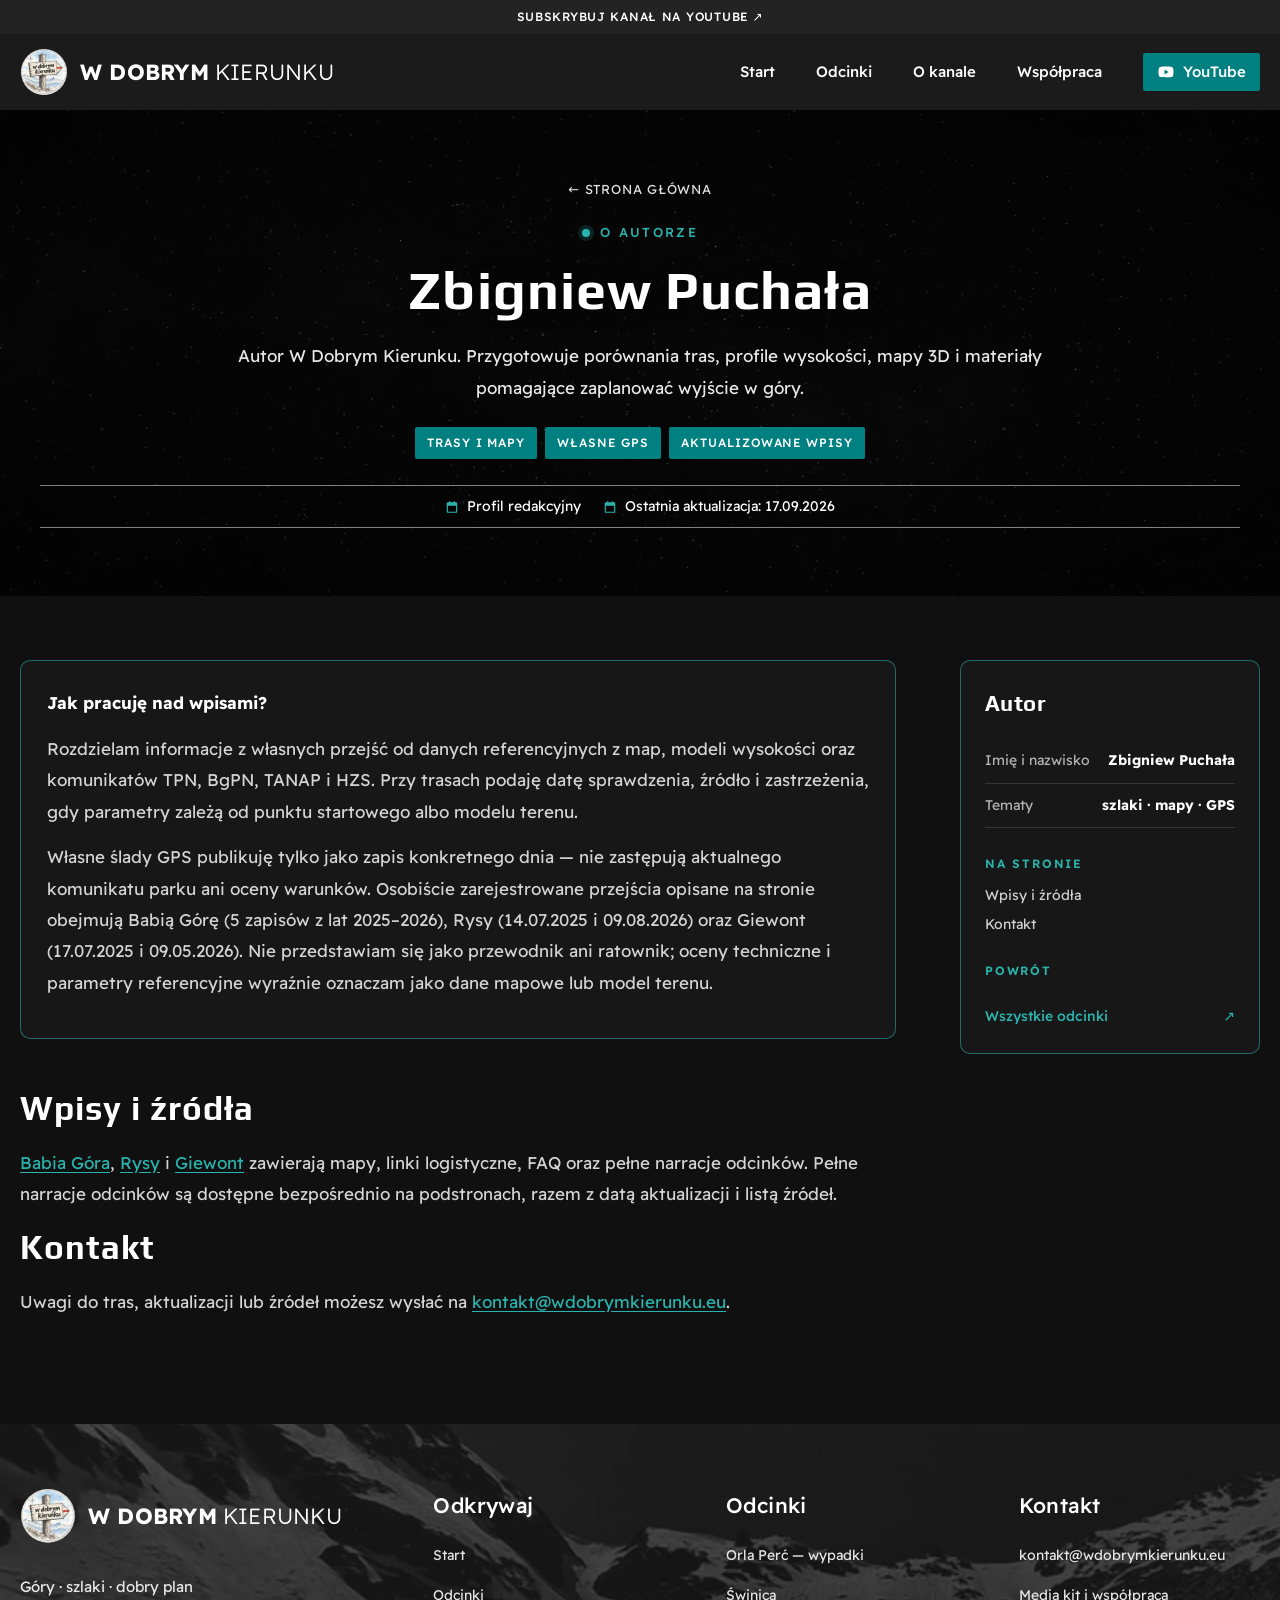
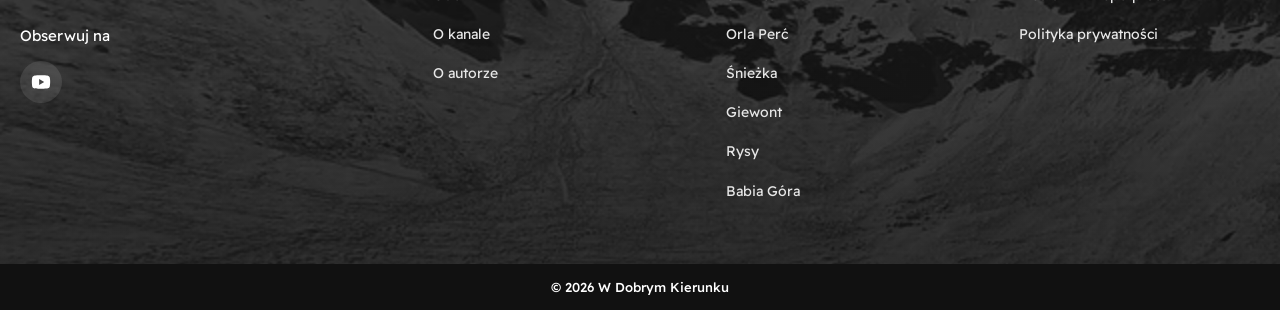
<file: site/autor.html>
<!doctype html>
<html lang="pl">
<head>
<meta charset="utf-8">
<meta name="viewport" content="width=device-width, initial-scale=1">
<meta name="theme-color" content="#101010">
<meta name="description" content="Zbigniew Puchała — autor W Dobrym Kierunku. Metoda pracy, źródła danych i własne ślady GPS z górskich przejść.">
<meta property="og:type" content="profile">
<meta property="og:title" content="Zbigniew Puchała — autor W Dobrym Kierunku">
<meta property="og:description" content="Autor porównań tras, map i praktycznych wpisów o wejściach na polskie szczyty.">
<meta property="og:url" content="https://wdobrymkierunku.eu/autor.html">
<meta property="og:image" content="https://wdobrymkierunku.eu/assets/wdk-logo.webp">
<meta property="og:image:alt" content="Logo W Dobrym Kierunku">
<link rel="canonical" href="https://wdobrymkierunku.eu/autor.html">
<title>Zbigniew Puchała — autor | W Dobrym Kierunku</title>
<link rel="icon" href="assets/wdk-logo.webp" type="image/webp">
<link rel="preconnect" href="https://fonts.googleapis.com">
<link rel="preconnect" href="https://fonts.gstatic.com" crossorigin>
<link href="https://fonts.googleapis.com/css2?family=Play:wght@400;700&amp;family=Readex+Pro:wght@300;400;500;600;700&amp;display=swap" rel="stylesheet">
<script>document.documentElement.classList.add('js')</script>
<link rel="stylesheet" href="styles.css?v=aster-20261113">
<script type="application/ld+json">{"@context":"https://schema.org","@graph":[{"@type":"Person","@id":"https://wdobrymkierunku.eu/autor.html#person","name":"Zbigniew Puchała","url":"https://wdobrymkierunku.eu/autor.html","description":"Autor W Dobrym Kierunku — porównań tras, map, wizualizacji i praktycznych wpisów o górskich przejściach.","sameAs":["https://www.youtube.com/@w.dobrym.kierunku"],"image":{"@type":"ImageObject","url":"https://wdobrymkierunku.eu/assets/wdk-logo.webp"}},{"@type":"WebPage","@id":"https://wdobrymkierunku.eu/autor.html","url":"https://wdobrymkierunku.eu/autor.html","name":"Zbigniew Puchała — autor W Dobrym Kierunku","inLanguage":"pl-PL","author":{"@id":"https://wdobrymkierunku.eu/autor.html#person"},"dateModified":"2026-09-17","isPartOf":{"@id":"https://wdobrymkierunku.eu/#website"}}]}</script>
  <link rel="alternate" type="text/plain" href="llms.txt" title="Informacje dla narzędzi AI">
  <link rel="alternate" type="application/atom+xml" href="https://wdobrymkierunku.eu/feed.xml" title="W Dobrym Kierunku — nowe wpisy">
<script src="main.js" defer></script>
</head>
<body class="article-page author-page">
<a class="skip-link" href="#main">Przejdź do treści</a>
<div class="topbar"><a href="https://www.youtube.com/@w.dobrym.kierunku?sub_confirmation=1" target="_blank" rel="noopener noreferrer">Subskrybuj kanał na YouTube <span aria-hidden="true">↗</span></a></div>
<header class="site-header"><a class="brand" href="index.html#top" aria-label="W Dobrym Kierunku — strona główna"><img src="assets/wdk-logo.webp" width="74" height="74" alt="Logo W Dobrym Kierunku"><span class="brand-word" aria-hidden="true"><b>W Dobrym</b> Kierunku</span></a><button class="nav-toggle" type="button" aria-expanded="false" aria-controls="main-nav" aria-label="Otwórz menu"><span></span></button><nav class="main-nav" id="main-nav" aria-label="Nawigacja główna"><a href="index.html#top">Start</a><a href="index.html#odcinki">Odcinki</a><a href="index.html#o-kanale">O kanale</a><a href="media-kit.html">Współpraca</a><a class="nav-cta" href="https://www.youtube.com/@w.dobrym.kierunku" target="_blank" rel="noopener noreferrer"><svg viewBox="0 0 24 24" aria-hidden="true"><path d="M21.6 7.2a2.9 2.9 0 0 0-2-2C17.8 4.7 12 4.7 12 4.7s-5.8 0-7.6.5a2.9 2.9 0 0 0-2 2A30.3 30.3 0 0 0 2 12a30.3 30.3 0 0 0 .4 4.8 2.9 2.9 0 0 0 2 2c1.8.5 7.6.5 7.6.5s5.8 0 7.6-.5a2.9 2.9 0 0 0 2-2A30.3 30.3 0 0 0 22 12a30.3 30.3 0 0 0-.4-4.8ZM10 15.2V8.8l5.5 3.2-5.5 3.2Z"/></svg><span>YouTube</span></a></nav></header>
<main id="main">
<section class="article-hero" aria-labelledby="article-title">
<div class="article-hero-inner section-wrap">
<a class="article-back" href="index.html#o-kanale">← Strona główna</a>
<p class="eyebrow"><span class="live-dot"></span> O AUTORZE</p>
<h1 id="article-title">Zbigniew Puchała</h1>
<p class="article-lead">Autor W Dobrym Kierunku. Przygotowuje porównania tras, profile wysokości, mapy 3D i materiały pomagające zaplanować wyjście w góry.</p>
<div class="article-meta"><span>TRASY I MAPY</span><span>WŁASNE GPS</span><span>AKTUALIZOWANE WPISY</span></div>
<div class="article-dates"><span>Profil redakcyjny</span><span>Ostatnia aktualizacja: 17.09.2026</span></div>
</div>
</section>
<div class="article-layout section-wrap">
<article class="article-body">
<div class="author-card">
<p><strong>Jak pracuję nad wpisami?</strong></p>
<p>Rozdzielam informacje z własnych przejść od danych referencyjnych z map, modeli wysokości oraz komunikatów TPN, BgPN, TANAP i HZS. Przy trasach podaję datę sprawdzenia, źródło i zastrzeżenia, gdy parametry zależą od punktu startowego albo modelu terenu.</p>
<p>Własne ślady GPS publikuję tylko jako zapis konkretnego dnia — nie zastępują aktualnego komunikatu parku ani oceny warunków. Osobiście zarejestrowane przejścia opisane na stronie obejmują Babią Górę (5 zapisów z lat 2025–2026), Rysy (14.07.2025 i 09.08.2026) oraz Giewont (17.07.2025 i 09.05.2026). Nie przedstawiam się jako przewodnik ani ratownik; oceny techniczne i parametry referencyjne wyraźnie oznaczam jako dane mapowe lub model terenu.</p>
</div>
<h2 id="wpisy">Wpisy i źródła</h2>
<p><a href="odcinki/babia-gora.html">Babia Góra</a>, <a href="odcinki/rysy.html">Rysy</a> i <a href="odcinki/giewont.html">Giewont</a> zawierają mapy, linki logistyczne, FAQ oraz pełne narracje odcinków. Pełne narracje odcinków są dostępne bezpośrednio na podstronach, razem z datą aktualizacji i listą źródeł.</p>
<h2 id="kontakt">Kontakt</h2>
<p>Uwagi do tras, aktualizacji lub źródeł możesz wysłać na <a href="mailto:kontakt@wdobrymkierunku.eu">kontakt@wdobrymkierunku.eu</a>.</p>
</article>
<aside class="article-aside"><h2>Autor</h2><div class="aside-stat"><span>Imię i nazwisko</span><strong>Zbigniew Puchała</strong></div><div class="aside-stat"><span>Tematy</span><strong>szlaki · mapy · GPS</strong></div><h3>Na stronie</h3><nav aria-label="Nawigacja po profilu"><a href="#wpisy">Wpisy i źródła</a><a href="#kontakt">Kontakt</a></nav><h3>Powrót</h3><a class="article-next" href="index.html#odcinki"><span>Wszystkie odcinki</span><span>↗</span></a></aside>
</div>
</main>
<footer class="site-footer"><div class="footer-inner section-wrap"><div class="footer-brand"><a class="brand brand-footer" href="index.html#top" aria-label="W Dobrym Kierunku — strona główna"><img src="assets/wdk-logo.webp" width="64" height="64" alt="Logo W Dobrym Kierunku"><span class="brand-word" aria-hidden="true"><b>W Dobrym</b> Kierunku</span></a><p>Góry · szlaki · dobry plan</p><p class="footer-follow">Obserwuj na</p><a class="footer-social" href="https://www.youtube.com/@w.dobrym.kierunku" target="_blank" rel="noopener noreferrer" aria-label="Kanał W Dobrym Kierunku na YouTube"><svg viewBox="0 0 24 24" aria-hidden="true"><path d="M21.6 7.2a2.9 2.9 0 0 0-2-2C17.8 4.7 12 4.7 12 4.7s-5.8 0-7.6.5a2.9 2.9 0 0 0-2 2A30.3 30.3 0 0 0 2 12a30.3 30.3 0 0 0 .4 4.8 2.9 2.9 0 0 0 2 2c1.8.5 7.6.5 7.6.5s5.8 0 7.6-.5a2.9 2.9 0 0 0 2-2A30.3 30.3 0 0 0 22 12a30.3 30.3 0 0 0-.4-4.8ZM10 15.2V8.8l5.5 3.2-5.5 3.2Z"/></svg></a></div><nav class="footer-col" aria-label="Strona"><p class="footer-title">Odkrywaj</p><ul><li><a href="index.html#top">Start</a></li><li><a href="index.html#odcinki">Odcinki</a></li><li><a href="index.html#o-kanale">O kanale</a></li><li><a href="autor.html">O autorze</a></li></ul></nav><nav class="footer-col" aria-label="Artykuły"><p class="footer-title">Odcinki</p><ul><li><a href="odcinki/orla-perc-wypadki.html">Orla Perć — wypadki</a></li><li><a href="odcinki/swinica.html">Świnica</a></li><li><a href="odcinki/orla-perc.html">Orla Perć</a></li><li><a href="odcinki/sniezka.html">Śnieżka</a></li><li><a href="odcinki/giewont.html">Giewont</a></li><li><a href="odcinki/rysy.html">Rysy</a></li><li><a href="odcinki/babia-gora.html">Babia Góra</a></li></ul></nav><div class="footer-col"><p class="footer-title">Kontakt</p><ul><li><a href="mailto:kontakt@wdobrymkierunku.eu">kontakt@wdobrymkierunku.eu</a></li><li><a href="media-kit.html">Media kit i współpraca</a></li><li><a href="polityka-prywatnosci.html">Polityka prywatności</a></li></ul></div></div><div class="footer-bottom"><p class="copyright">© 2026 W Dobrym Kierunku</p></div></footer>
</body>
</html>
</file>
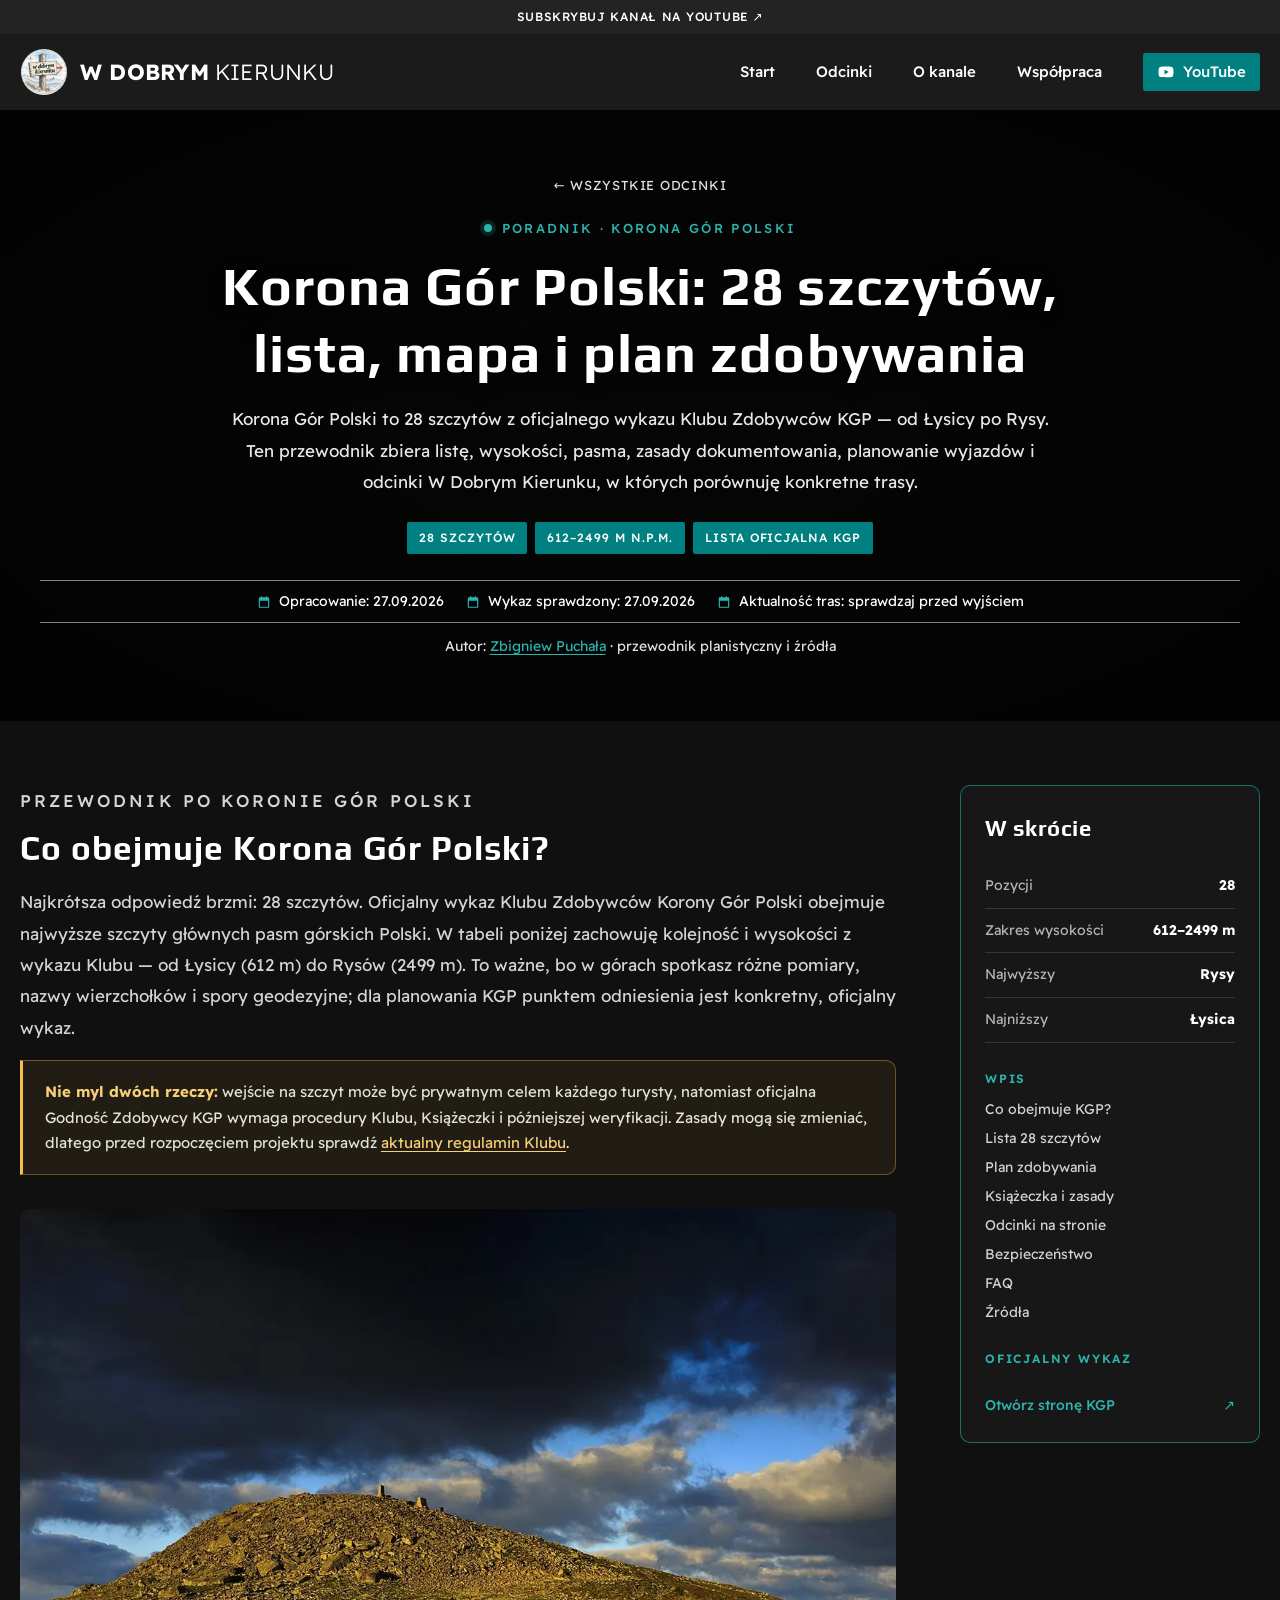
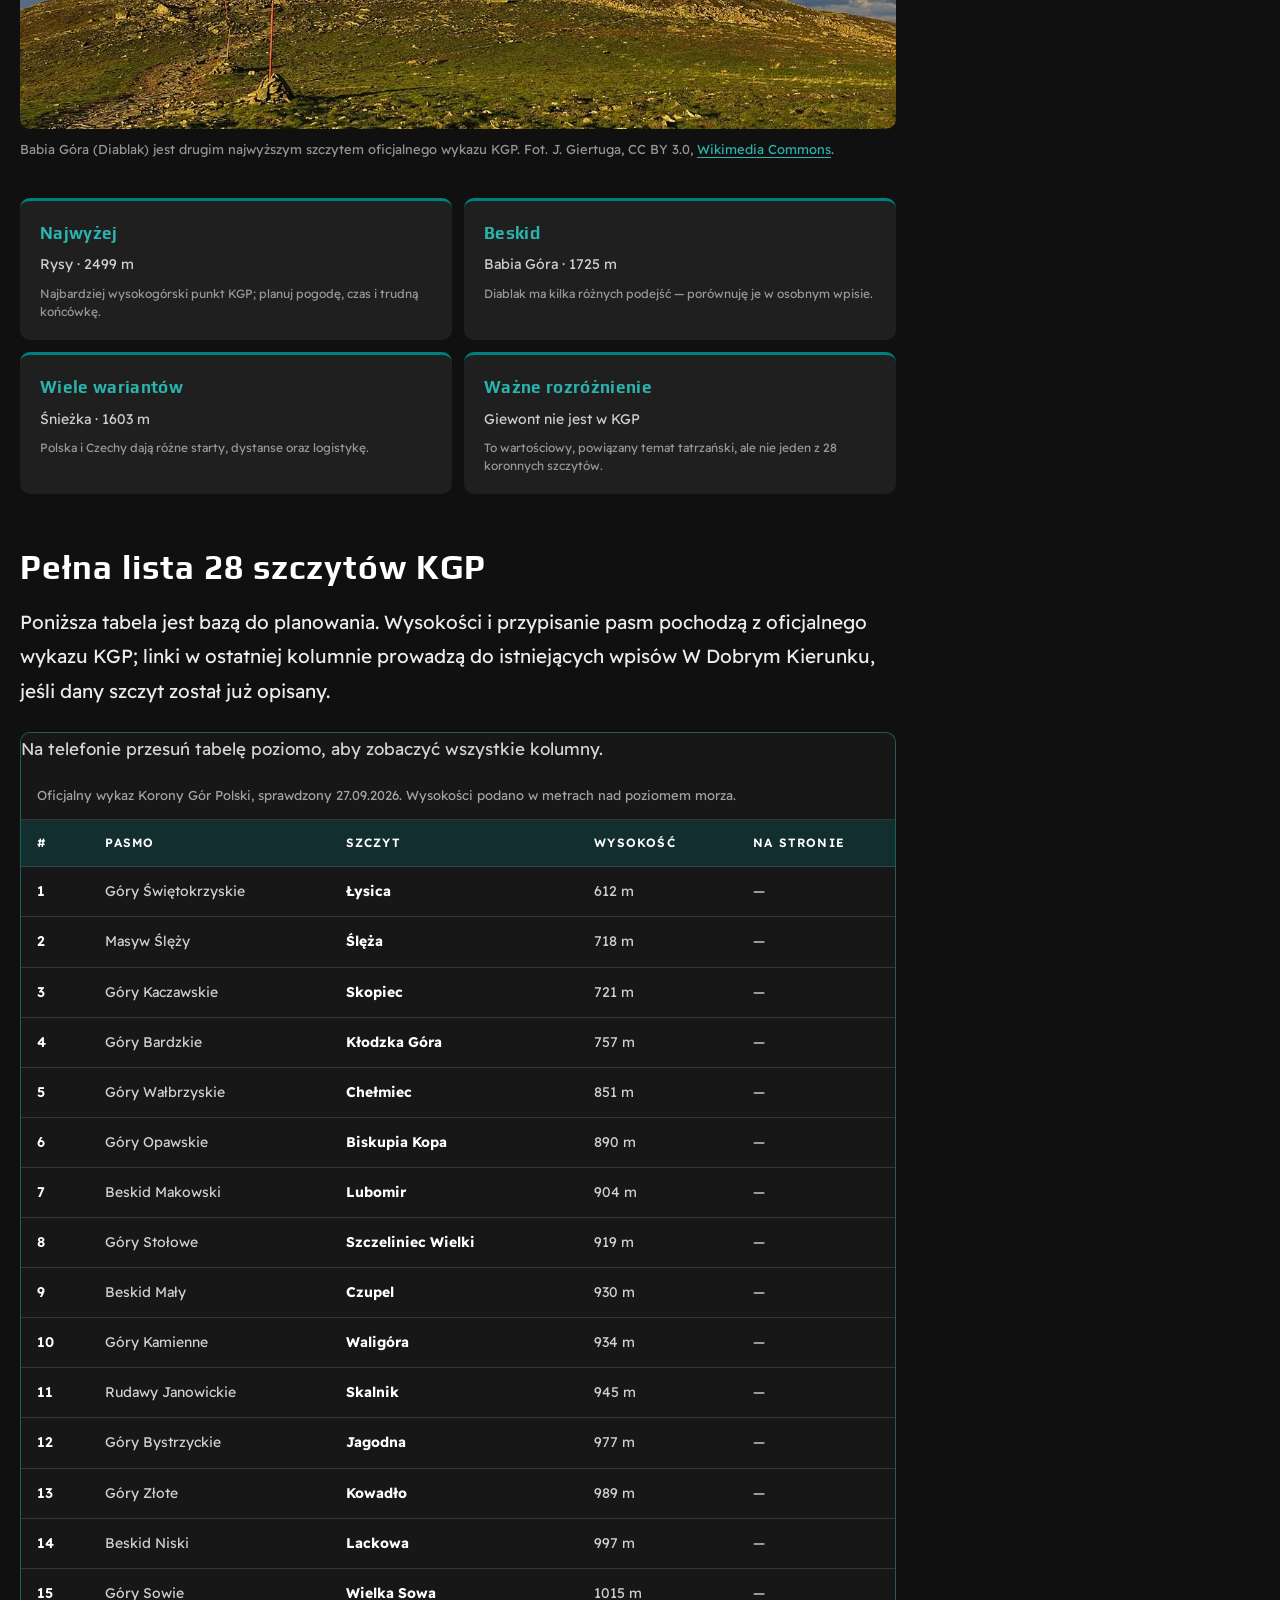
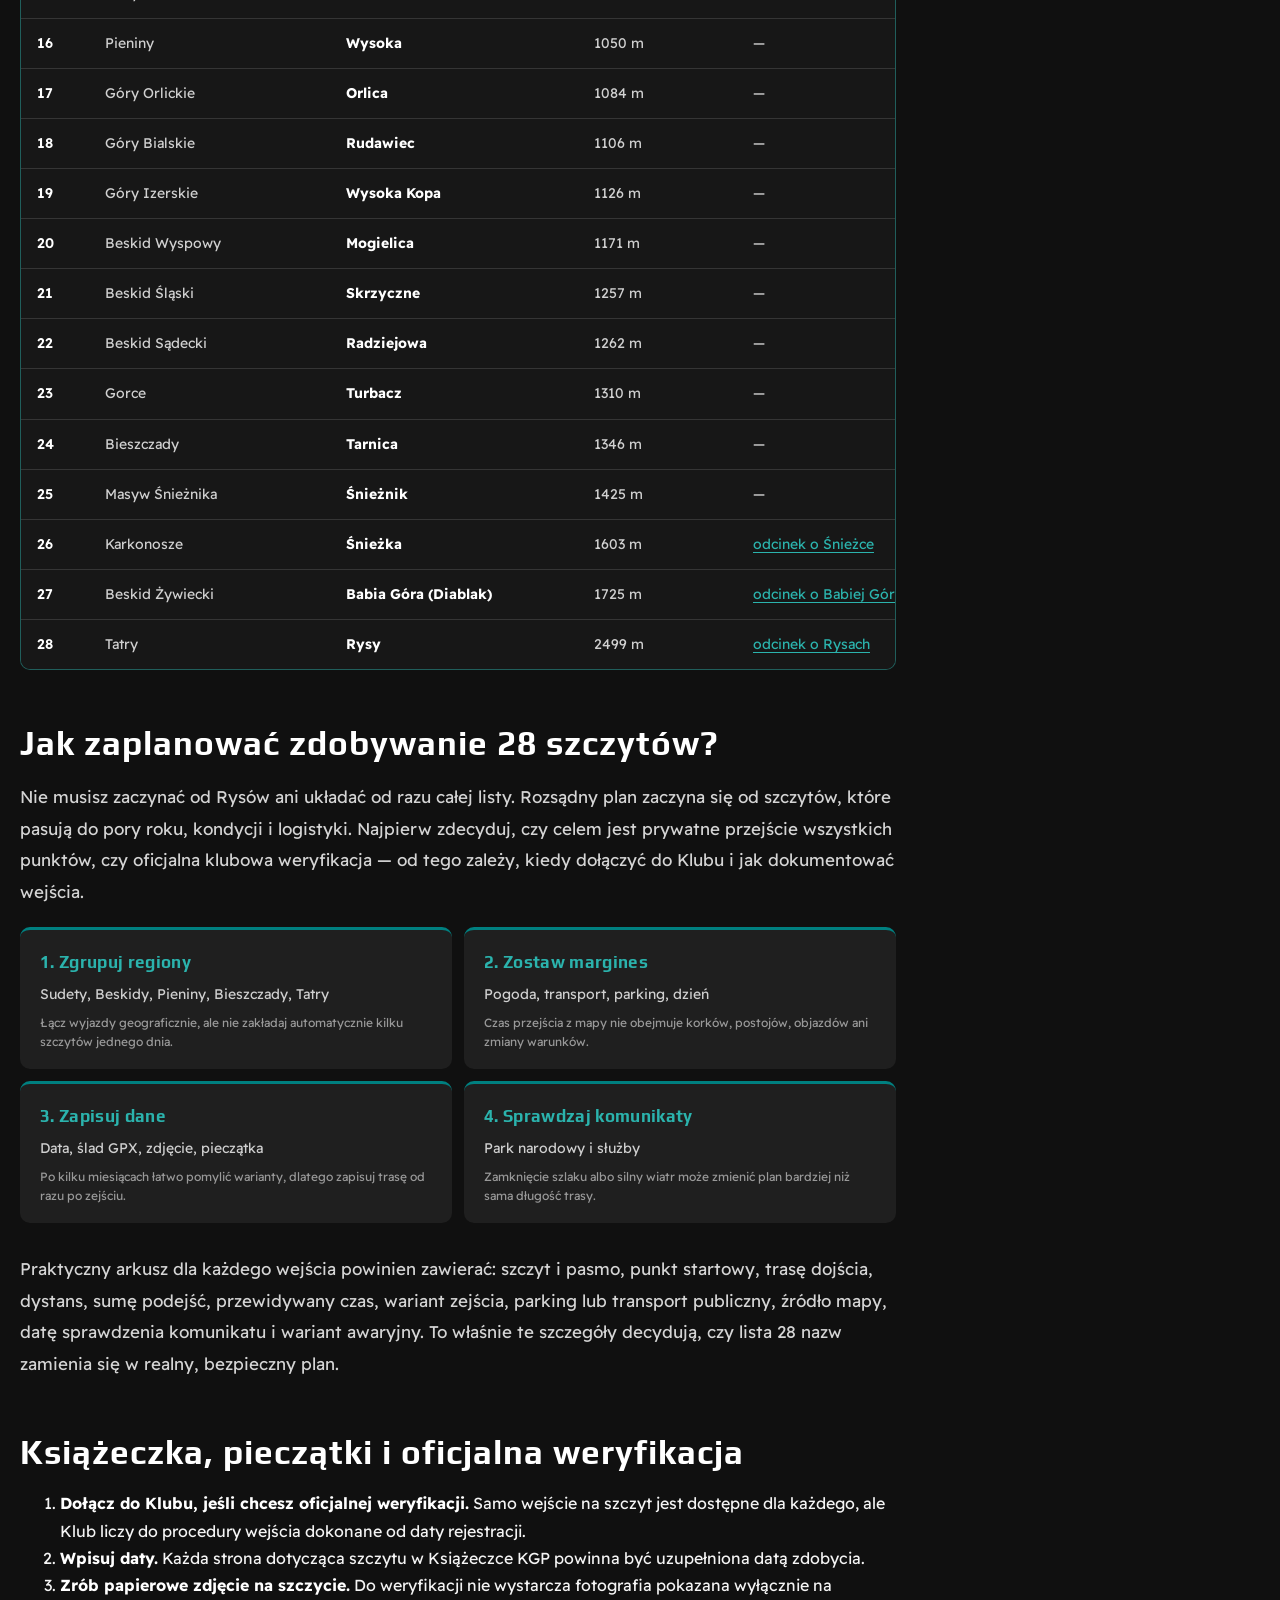
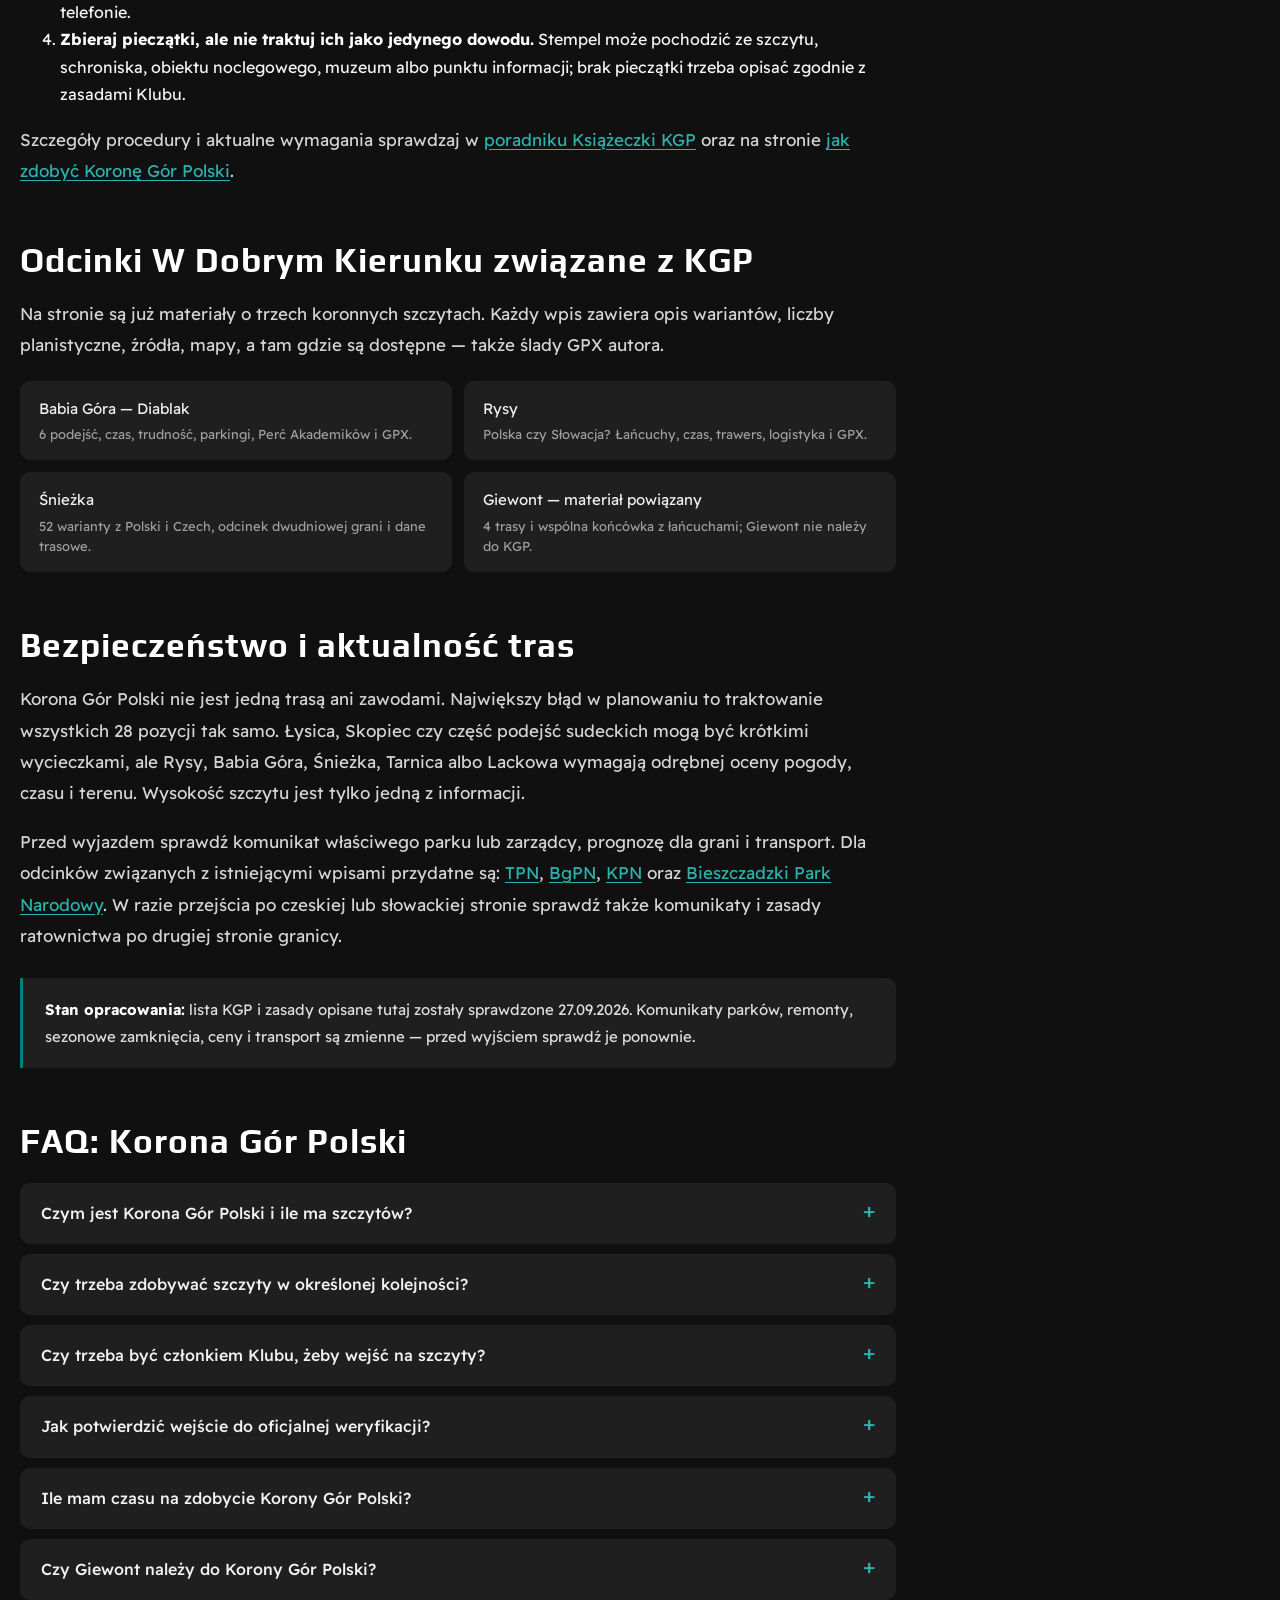
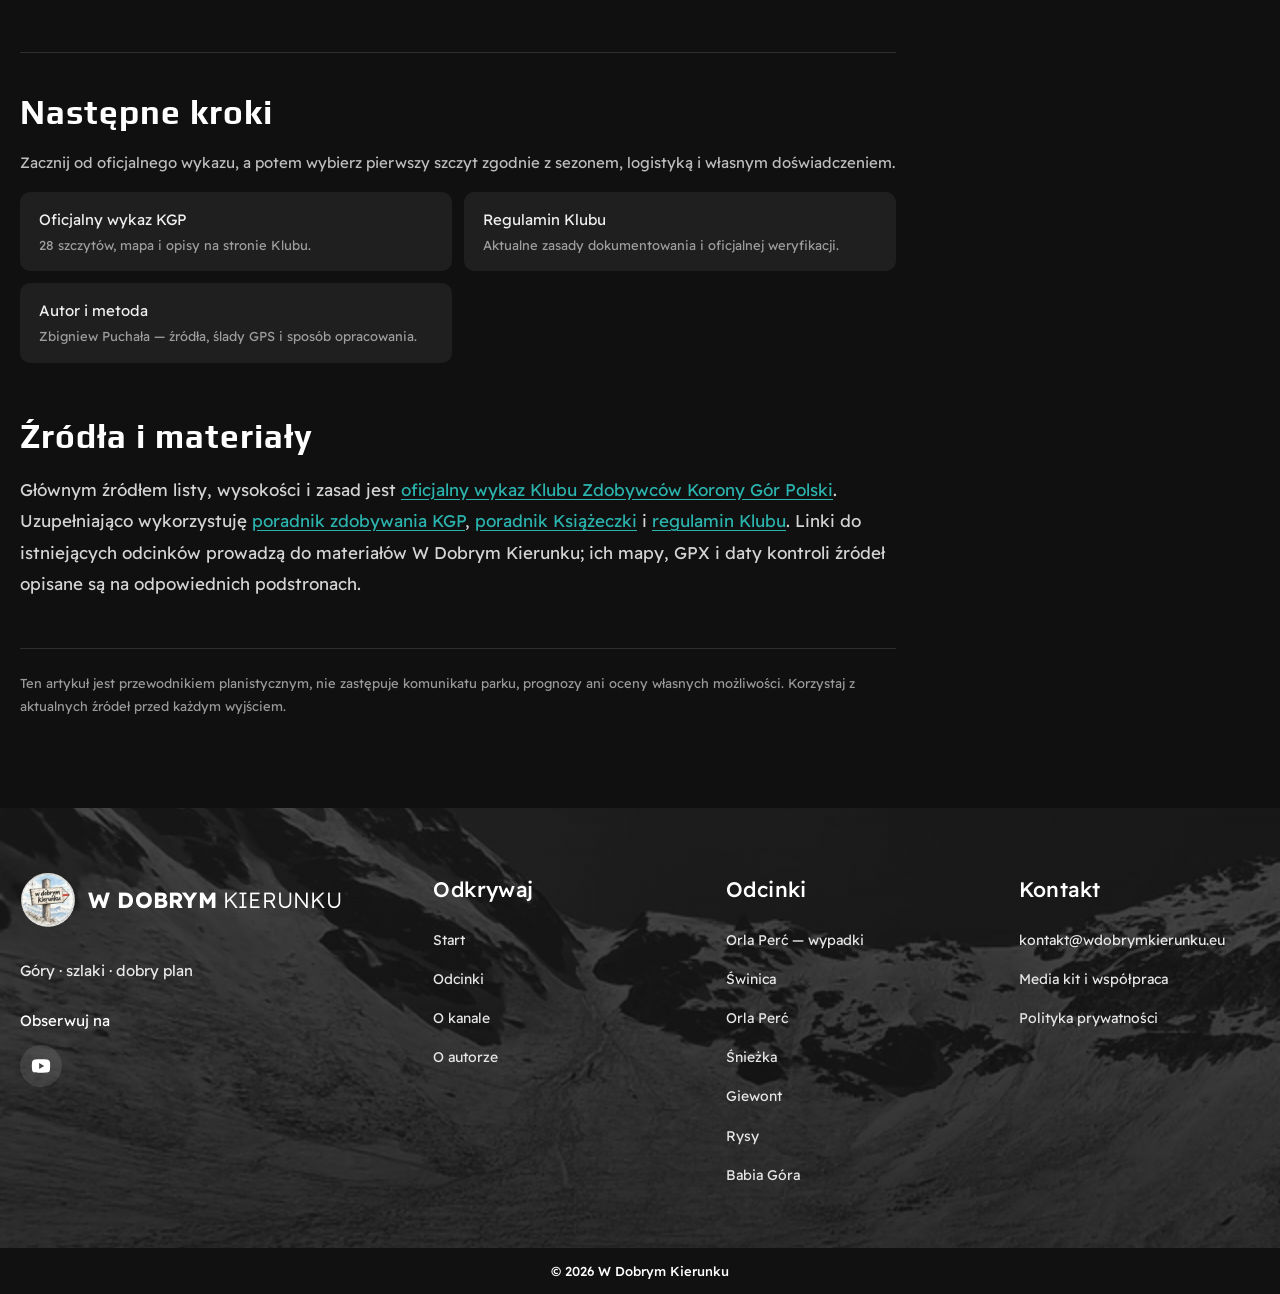
<file: site/korona-gor-polskich.html>
<!doctype html>
<html lang="pl">
<head>
<meta charset="utf-8">
<meta name="viewport" content="width=device-width, initial-scale=1">
<meta name="theme-color" content="#101010">
<meta name="author" content="Zbigniew Puchała">
<meta name="description" content="Korona Gór Polski: pełna lista 28 szczytów, wysokości i pasma, zasady zdobywania, książeczka, planowanie tras oraz odcinki W Dobrym Kierunku.">
<meta property="og:type" content="article">
<meta property="og:title" content="Korona Gór Polski: 28 szczytów, lista, mapa i plan">
<meta property="og:description" content="Kompletny przewodnik po 28 szczytach KGP: wysokości, pasma, zasady, książeczka, planowanie tras i powiązane odcinki.">
<meta property="og:image" content="https://wdobrymkierunku.eu/assets/images/babia-diablak.webp">
<meta property="og:site_name" content="W Dobrym Kierunku">
<meta property="og:locale" content="pl_PL">
<meta property="og:url" content="https://wdobrymkierunku.eu/korona-gor-polskich.html">
<link rel="canonical" href="https://wdobrymkierunku.eu/korona-gor-polskich.html">
<link rel="alternate" type="text/plain" href="llms.txt" title="Informacje dla narzędzi AI">
<link rel="preload" as="image" href="https://wdobrymkierunku.eu/assets/images/babia-diablak.webp" fetchpriority="high">
<title>Korona Gór Polski: 28 szczytów, lista, mapa i plan</title>
<link rel="icon" href="assets/wdk-logo.webp" type="image/webp">
<link rel="preconnect" href="https://fonts.googleapis.com">
<link rel="preconnect" href="https://fonts.gstatic.com" crossorigin>
<link href="https://fonts.googleapis.com/css2?family=Play:wght@400;700&amp;family=Readex+Pro:wght@300;400;500;600;700&amp;display=swap" rel="stylesheet">
<script>document.documentElement.classList.add('js')</script>
<link rel="stylesheet" href="styles.css?v=aster-20261113">
<script type="application/ld+json">{"@context":"https://schema.org","@graph":[{"@type":"Article","@id":"https://wdobrymkierunku.eu/korona-gor-polskich.html#article","inLanguage":"pl-PL","headline":"Korona Gór Polski — 28 szczytów, lista, mapa i plan zdobywania","description":"Kompletny przewodnik po Koronie Gór Polski: pełna lista 28 szczytów, wysokości, pasma, zasady, książeczka, planowanie tras i odcinki W Dobrym Kierunku.","image":["https://wdobrymkierunku.eu/assets/images/babia-diablak.webp"],"datePublished":"2026-09-27","dateModified":"2026-09-27","author":{"@type":"Person","@id":"https://wdobrymkierunku.eu/autor.html#person","name":"Zbigniew Puchała","url":"https://wdobrymkierunku.eu/autor.html","sameAs":["https://www.youtube.com/@w.dobrym.kierunku"]},"publisher":{"@type":"Organization","name":"W Dobrym Kierunku","url":"https://wdobrymkierunku.eu/","logo":{"@type":"ImageObject","url":"https://wdobrymkierunku.eu/assets/wdk-logo.webp"},"@id":"https://wdobrymkierunku.eu/#organization","sameAs":["https://www.youtube.com/@w.dobrym.kierunku"]},"mainEntityOfPage":{"@type":"WebPage","@id":"https://wdobrymkierunku.eu/korona-gor-polskich.html","mainEntity":{"@id":"https://wdobrymkierunku.eu/korona-gor-polskich.html#szczyty"}},"mainEntity":{"@id":"https://wdobrymkierunku.eu/korona-gor-polskich.html#szczyty"},"keywords":["Korona Gór Polski","28 szczytów KGP","szlaki górskie","lista szczytów","mapa Korony Gór Polski","trasy górskie","Rysy","Babia Góra","Śnieżka"],"citation":["https://kgp.info.pl/wykaz-szczytow/","https://kgp.info.pl/jak-zdobyc-korone-gor-polski/","https://kgp.info.pl/regulamin-klubu/"]},{"@type":"BreadcrumbList","itemListElement":[{"@type":"ListItem","position":1,"name":"Strona główna","item":"https://wdobrymkierunku.eu/"},{"@type":"ListItem","position":2,"name":"Poradniki","item":"https://wdobrymkierunku.eu/#odcinki"},{"@type":"ListItem","position":3,"name":"Korona Gór Polski","item":"https://wdobrymkierunku.eu/korona-gor-polskich.html"}]},{"@type":"ItemList","@id":"https://wdobrymkierunku.eu/korona-gor-polskich.html#szczyty","name":"28 szczytów Korony Gór Polski","description":"Oficjalny wykaz 28 szczytów Korony Gór Polski według Klubu Zdobywców KGP.","numberOfItems":28,"itemListOrder":"https://schema.org/ItemListOrderAscending","itemListElement":[{"@type":"ListItem","position":1,"name":"Łysica — 612 m n.p.m. (Góry Świętokrzyskie)","url":"https://wdobrymkierunku.eu/korona-gor-polskich.html#szczyt-lysica"},{"@type":"ListItem","position":2,"name":"Ślęża — 718 m n.p.m. (Masyw Ślęży)","url":"https://wdobrymkierunku.eu/korona-gor-polskich.html#szczyt-sleza"},{"@type":"ListItem","position":3,"name":"Skopiec — 721 m n.p.m. (Góry Kaczawskie)","url":"https://wdobrymkierunku.eu/korona-gor-polskich.html#szczyt-skopiec"},{"@type":"ListItem","position":4,"name":"Kłodzka Góra — 757 m n.p.m. (Góry Bardzkie)","url":"https://wdobrymkierunku.eu/korona-gor-polskich.html#szczyt-klodzka-gora"},{"@type":"ListItem","position":5,"name":"Chełmiec — 851 m n.p.m. (Góry Wałbrzyskie)","url":"https://wdobrymkierunku.eu/korona-gor-polskich.html#szczyt-chelmiec"},{"@type":"ListItem","position":6,"name":"Biskupia Kopa — 890 m n.p.m. (Góry Opawskie)","url":"https://wdobrymkierunku.eu/korona-gor-polskich.html#szczyt-biskupia-kopa"},{"@type":"ListItem","position":7,"name":"Lubomir — 904 m n.p.m. (Beskid Makowski)","url":"https://wdobrymkierunku.eu/korona-gor-polskich.html#szczyt-lubomir"},{"@type":"ListItem","position":8,"name":"Szczeliniec Wielki — 919 m n.p.m. (Góry Stołowe)","url":"https://wdobrymkierunku.eu/korona-gor-polskich.html#szczyt-szczeliniec-wielki"},{"@type":"ListItem","position":9,"name":"Czupel — 930 m n.p.m. (Beskid Mały)","url":"https://wdobrymkierunku.eu/korona-gor-polskich.html#szczyt-czupel"},{"@type":"ListItem","position":10,"name":"Waligóra — 934 m n.p.m. (Góry Kamienne)","url":"https://wdobrymkierunku.eu/korona-gor-polskich.html#szczyt-waligora"},{"@type":"ListItem","position":11,"name":"Skalnik — 945 m n.p.m. (Rudawy Janowickie)","url":"https://wdobrymkierunku.eu/korona-gor-polskich.html#szczyt-skalnik"},{"@type":"ListItem","position":12,"name":"Jagodna — 977 m n.p.m. (Góry Bystrzyckie)","url":"https://wdobrymkierunku.eu/korona-gor-polskich.html#szczyt-jagodna"},{"@type":"ListItem","position":13,"name":"Kowadło — 989 m n.p.m. (Góry Złote)","url":"https://wdobrymkierunku.eu/korona-gor-polskich.html#szczyt-kowadlo"},{"@type":"ListItem","position":14,"name":"Lackowa — 997 m n.p.m. (Beskid Niski)","url":"https://wdobrymkierunku.eu/korona-gor-polskich.html#szczyt-lackowa"},{"@type":"ListItem","position":15,"name":"Wielka Sowa — 1015 m n.p.m. (Góry Sowie)","url":"https://wdobrymkierunku.eu/korona-gor-polskich.html#szczyt-wielka-sowa"},{"@type":"ListItem","position":16,"name":"Wysoka — 1050 m n.p.m. (Pieniny)","url":"https://wdobrymkierunku.eu/korona-gor-polskich.html#szczyt-wysoka"},{"@type":"ListItem","position":17,"name":"Orlica — 1084 m n.p.m. (Góry Orlickie)","url":"https://wdobrymkierunku.eu/korona-gor-polskich.html#szczyt-orlica"},{"@type":"ListItem","position":18,"name":"Rudawiec — 1106 m n.p.m. (Góry Bialskie)","url":"https://wdobrymkierunku.eu/korona-gor-polskich.html#szczyt-rudawiec"},{"@type":"ListItem","position":19,"name":"Wysoka Kopa — 1126 m n.p.m. (Góry Izerskie)","url":"https://wdobrymkierunku.eu/korona-gor-polskich.html#szczyt-wysoka-kopa"},{"@type":"ListItem","position":20,"name":"Mogielica — 1171 m n.p.m. (Beskid Wyspowy)","url":"https://wdobrymkierunku.eu/korona-gor-polskich.html#szczyt-mogielica"},{"@type":"ListItem","position":21,"name":"Skrzyczne — 1257 m n.p.m. (Beskid Śląski)","url":"https://wdobrymkierunku.eu/korona-gor-polskich.html#szczyt-skrzyczne"},{"@type":"ListItem","position":22,"name":"Radziejowa — 1262 m n.p.m. (Beskid Sądecki)","url":"https://wdobrymkierunku.eu/korona-gor-polskich.html#szczyt-radziejowa"},{"@type":"ListItem","position":23,"name":"Turbacz — 1310 m n.p.m. (Gorce)","url":"https://wdobrymkierunku.eu/korona-gor-polskich.html#szczyt-turbacz"},{"@type":"ListItem","position":24,"name":"Tarnica — 1346 m n.p.m. (Bieszczady)","url":"https://wdobrymkierunku.eu/korona-gor-polskich.html#szczyt-tarnica"},{"@type":"ListItem","position":25,"name":"Śnieżnik — 1425 m n.p.m. (Masyw Śnieżnika)","url":"https://wdobrymkierunku.eu/korona-gor-polskich.html#szczyt-snieznik"},{"@type":"ListItem","position":26,"name":"Śnieżka — 1603 m n.p.m. (Karkonosze)","url":"https://wdobrymkierunku.eu/korona-gor-polskich.html#szczyt-sniezka"},{"@type":"ListItem","position":27,"name":"Babia Góra (Diablak) — 1725 m n.p.m. (Beskid Żywiecki)","url":"https://wdobrymkierunku.eu/korona-gor-polskich.html#szczyt-babia-gora"},{"@type":"ListItem","position":28,"name":"Rysy — 2499 m n.p.m. (Tatry)","url":"https://wdobrymkierunku.eu/korona-gor-polskich.html#szczyt-rysy"}]},{"@type":"FAQPage","@id":"https://wdobrymkierunku.eu/korona-gor-polskich.html#faq","mainEntity":[{"@type":"Question","name":"Czym jest Korona Gór Polski i ile ma szczytów?","acceptedAnswer":{"@type":"Answer","text":"To oficjalny wykaz 28 najwyższych szczytów głównych pasm górskich Polski, prowadzony przez Klub Zdobywców Korony Gór Polski. W tym artykule korzystam z aktualnego wykazu Klubu, a nie z własnego rankingu geodezyjnego."}},{"@type":"Question","name":"Czy trzeba zdobywać szczyty w określonej kolejności?","acceptedAnswer":{"@type":"Answer","text":"Nie. Kolejność zdobywania 28 szczytów jest dowolna i nie ma jednego obowiązkowego planu. Możesz zaczynać od gór najbliżej domu albo łączyć wejścia w regionalne wyjazdy."}},{"@type":"Question","name":"Czy trzeba być członkiem Klubu, żeby wejść na szczyty?","acceptedAnswer":{"@type":"Answer","text":"Nie. Na wszystkie szczyty może wędrować każdy turysta. Jeśli chcesz oficjalnej klubowej weryfikacji i Godności Zdobywcy, trzeba wcześniej przystąpić do Klubu; do weryfikacji liczą się wejścia od daty rejestracji."}},{"@type":"Question","name":"Jak potwierdzić wejście do oficjalnej weryfikacji?","acceptedAnswer":{"@type":"Answer","text":"W Książeczce KGP wpisujesz datę wejścia, dołączasz papierowe zdjęcie zdobywcy na szczycie i zbierasz pieczątkę. Gdy pieczątki nie da się zdobyć, wejście trzeba szczegółowo opisać, ale papierowe zdjęcie nadal jest potrzebne."}},{"@type":"Question","name":"Ile mam czasu na zdobycie Korony Gór Polski?","acceptedAnswer":{"@type":"Answer","text":"Nie ma określonego limitu czasu. Szczyty możesz zdobywać we własnym tempie, dopasowując kolejność, sezon i długość wyjazdów do swoich możliwości."}},{"@type":"Question","name":"Czy Giewont należy do Korony Gór Polski?","acceptedAnswer":{"@type":"Answer","text":"Nie. Oficjalny wykaz obejmuje Rysy jako szczyt Tatr. Giewont jest bardzo ważnym i wymagającym celem w Tatrach Zachodnich, dlatego odsyłam do osobnego wpisu, ale nie jest jednym z 28 szczytów KGP."}}]}]}</script>
<link rel="alternate" type="application/atom+xml" href="https://wdobrymkierunku.eu/feed.xml" title="W Dobrym Kierunku — nowe wpisy">
<script src="main.js" defer></script>
</head>
<body class="article-page">
<a class="skip-link" href="#main">Przejdź do treści</a>
<div class="topbar"><a href="https://www.youtube.com/@w.dobrym.kierunku?sub_confirmation=1" target="_blank" rel="noopener noreferrer">Subskrybuj kanał na YouTube <span aria-hidden="true">↗</span></a></div>
<header class="site-header"><a class="brand" href="index.html#top" aria-label="W Dobrym Kierunku — strona główna"><img src="assets/wdk-logo.webp" width="74" height="74" alt="Logo W Dobrym Kierunku"><span class="brand-word" aria-hidden="true"><b>W Dobrym</b> Kierunku</span></a><button class="nav-toggle" type="button" aria-expanded="false" aria-controls="main-nav" aria-label="Otwórz menu"><span></span></button><nav class="main-nav" id="main-nav" aria-label="Nawigacja główna"><a href="index.html#top">Start</a><a href="index.html#odcinki">Odcinki</a><a href="index.html#o-kanale">O kanale</a><a href="media-kit.html">Współpraca</a><a class="nav-cta" href="https://www.youtube.com/@w.dobrym.kierunku" target="_blank" rel="noopener noreferrer"><svg viewBox="0 0 24 24" aria-hidden="true"><path d="M21.6 7.2a2.9 2.9 0 0 0-2-2C17.8 4.7 12 4.7 12 4.7s-5.8 0-7.6.5a2.9 2.9 0 0 0-2 2A30.3 30.3 0 0 0 2 12a30.3 30.3 0 0 0 .4 4.8 2.9 2.9 0 0 0 2 2c1.8.5 7.6.5 7.6.5s5.8 0 7.6-.5a2.9 2.9 0 0 0 2-2A30.3 30.3 0 0 0 22 12a30.3 30.3 0 0 0-.4-4.8ZM10 15.2V8.8l5.5 3.2-5.5 3.2Z"/></svg><span>YouTube</span></a></nav></header>
<main id="main">
<section class="article-hero" style="background-image:url('https://wdobrymkierunku.eu/assets/images/babia-diablak.webp')" aria-labelledby="article-title">
<div class="article-hero-inner section-wrap">
<a class="article-back" href="index.html#odcinki">← Wszystkie odcinki</a>
<p class="eyebrow"><span class="live-dot"></span> PORADNIK · KORONA GÓR POLSKI</p>
<h1 id="article-title">Korona Gór Polski: 28 szczytów, lista, mapa i plan zdobywania</h1>
<p class="article-lead">Korona Gór Polski to 28 szczytów z oficjalnego wykazu Klubu Zdobywców KGP — od Łysicy po Rysy. Ten przewodnik zbiera listę, wysokości, pasma, zasady dokumentowania, planowanie wyjazdów i odcinki W Dobrym Kierunku, w których porównuję konkretne trasy.</p>
<div class="article-meta"><span>28 szczytów</span><span>612–2499 m n.p.m.</span><span>Lista oficjalna KGP</span></div>
<div class="article-dates"><span>Opracowanie: 27.09.2026</span><span>Wykaz sprawdzony: 27.09.2026</span><span>Aktualność tras: sprawdzaj przed wyjściem</span></div>
<p class="article-byline">Autor: <a href="autor.html">Zbigniew Puchała</a> · przewodnik planistyczny i źródła</p>
</div>
</section>
<div class="article-layout section-wrap">
<article class="article-body">
<p class="article-kicker">Przewodnik po Koronie Gór Polski</p>
<h2 id="start">Co obejmuje Korona Gór Polski?</h2>
<p>Najkrótsza odpowiedź brzmi: 28 szczytów. Oficjalny wykaz Klubu Zdobywców Korony Gór Polski obejmuje najwyższe szczyty głównych pasm górskich Polski. W tabeli poniżej zachowuję kolejność i wysokości z wykazu Klubu — od Łysicy (612 m) do Rysów (2499 m). To ważne, bo w górach spotkasz różne pomiary, nazwy wierzchołków i spory geodezyjne; dla planowania KGP punktem odniesienia jest konkretny, oficjalny wykaz.</p>
<div class="article-alert"><p><strong>Nie myl dwóch rzeczy:</strong> wejście na szczyt może być prywatnym celem każdego turysty, natomiast oficjalna Godność Zdobywcy KGP wymaga procedury Klubu, Książeczki i późniejszej weryfikacji. Zasady mogą się zmieniać, dlatego przed rozpoczęciem projektu sprawdź <a href="https://kgp.info.pl/regulamin-klubu/" target="_blank" rel="noopener">aktualny regulamin Klubu</a>.</p></div>
<figure class="article-figure"><img src="assets/images/babia-diablak.webp" width="1200" height="800" alt="Babia Góra — Diablak, jeden z 28 szczytów Korony Gór Polski" loading="lazy" decoding="async" srcset="assets/images/babia-diablak-640.webp 640w, assets/images/babia-diablak.webp 1200w" sizes="(max-width: 560px) calc(100vw - 40px), 1200px"><figcaption>Babia Góra (Diablak) jest drugim najwyższym szczytem oficjalnego wykazu KGP. Fot. J. Giertuga, CC BY 3.0, <a href="https://commons.wikimedia.org/wiki/File:Babia_G%C3%B3ra_-_Diablak,_2016-06-06,_19-51-28.jpg" target="_blank" rel="noopener">Wikimedia Commons</a>.</figcaption></figure>
<div class="decision-grid">
<div class="decision-card"><strong>Najwyżej</strong><span>Rysy · 2499 m</span><em>Najbardziej wysokogórski punkt KGP; planuj pogodę, czas i trudną końcówkę.</em></div>
<div class="decision-card"><strong>Beskid</strong><span>Babia Góra · 1725 m</span><em>Diablak ma kilka różnych podejść — porównuję je w osobnym wpisie.</em></div>
<div class="decision-card"><strong>Wiele wariantów</strong><span>Śnieżka · 1603 m</span><em>Polska i Czechy dają różne starty, dystanse oraz logistykę.</em></div>
<div class="decision-card"><strong>Ważne rozróżnienie</strong><span>Giewont nie jest w KGP</span><em>To wartościowy, powiązany temat tatrzański, ale nie jeden z 28 koronnych szczytów.</em></div>
</div>
<h2 id="szczyty">Pełna lista 28 szczytów KGP</h2>
<p class="article-intro">Poniższa tabela jest bazą do planowania. Wysokości i przypisanie pasm pochodzą z oficjalnego wykazu KGP; linki w ostatniej kolumnie prowadzą do istniejących wpisów W Dobrym Kierunku, jeśli dany szczyt został już opisany.</p>
<div class="route-table-wrap"><p class="table-scroll-note">Na telefonie przesuń tabelę poziomo, aby zobaczyć wszystkie kolumny.</p>
<table class="route-table"><caption>Oficjalny wykaz Korony Gór Polski, sprawdzony 27.09.2026. Wysokości podano w metrach nad poziomem morza.</caption><thead><tr><th>#</th><th>Pasmo</th><th>Szczyt</th><th>Wysokość</th><th>Na stronie</th></tr></thead><tbody><tr id="szczyt-lysica"><td>1</td><td>Góry Świętokrzyskie</td><td><strong>Łysica</strong></td><td>612 m</td><td>—</td></tr>
<tr id="szczyt-sleza"><td>2</td><td>Masyw Ślęży</td><td><strong>Ślęża</strong></td><td>718 m</td><td>—</td></tr>
<tr id="szczyt-skopiec"><td>3</td><td>Góry Kaczawskie</td><td><strong>Skopiec</strong></td><td>721 m</td><td>—</td></tr>
<tr id="szczyt-klodzka-gora"><td>4</td><td>Góry Bardzkie</td><td><strong>Kłodzka Góra</strong></td><td>757 m</td><td>—</td></tr>
<tr id="szczyt-chelmiec"><td>5</td><td>Góry Wałbrzyskie</td><td><strong>Chełmiec</strong></td><td>851 m</td><td>—</td></tr>
<tr id="szczyt-biskupia-kopa"><td>6</td><td>Góry Opawskie</td><td><strong>Biskupia Kopa</strong></td><td>890 m</td><td>—</td></tr>
<tr id="szczyt-lubomir"><td>7</td><td>Beskid Makowski</td><td><strong>Lubomir</strong></td><td>904 m</td><td>—</td></tr>
<tr id="szczyt-szczeliniec-wielki"><td>8</td><td>Góry Stołowe</td><td><strong>Szczeliniec Wielki</strong></td><td>919 m</td><td>—</td></tr>
<tr id="szczyt-czupel"><td>9</td><td>Beskid Mały</td><td><strong>Czupel</strong></td><td>930 m</td><td>—</td></tr>
<tr id="szczyt-waligora"><td>10</td><td>Góry Kamienne</td><td><strong>Waligóra</strong></td><td>934 m</td><td>—</td></tr>
<tr id="szczyt-skalnik"><td>11</td><td>Rudawy Janowickie</td><td><strong>Skalnik</strong></td><td>945 m</td><td>—</td></tr>
<tr id="szczyt-jagodna"><td>12</td><td>Góry Bystrzyckie</td><td><strong>Jagodna</strong></td><td>977 m</td><td>—</td></tr>
<tr id="szczyt-kowadlo"><td>13</td><td>Góry Złote</td><td><strong>Kowadło</strong></td><td>989 m</td><td>—</td></tr>
<tr id="szczyt-lackowa"><td>14</td><td>Beskid Niski</td><td><strong>Lackowa</strong></td><td>997 m</td><td>—</td></tr>
<tr id="szczyt-wielka-sowa"><td>15</td><td>Góry Sowie</td><td><strong>Wielka Sowa</strong></td><td>1015 m</td><td>—</td></tr>
<tr id="szczyt-wysoka"><td>16</td><td>Pieniny</td><td><strong>Wysoka</strong></td><td>1050 m</td><td>—</td></tr>
<tr id="szczyt-orlica"><td>17</td><td>Góry Orlickie</td><td><strong>Orlica</strong></td><td>1084 m</td><td>—</td></tr>
<tr id="szczyt-rudawiec"><td>18</td><td>Góry Bialskie</td><td><strong>Rudawiec</strong></td><td>1106 m</td><td>—</td></tr>
<tr id="szczyt-wysoka-kopa"><td>19</td><td>Góry Izerskie</td><td><strong>Wysoka Kopa</strong></td><td>1126 m</td><td>—</td></tr>
<tr id="szczyt-mogielica"><td>20</td><td>Beskid Wyspowy</td><td><strong>Mogielica</strong></td><td>1171 m</td><td>—</td></tr>
<tr id="szczyt-skrzyczne"><td>21</td><td>Beskid Śląski</td><td><strong>Skrzyczne</strong></td><td>1257 m</td><td>—</td></tr>
<tr id="szczyt-radziejowa"><td>22</td><td>Beskid Sądecki</td><td><strong>Radziejowa</strong></td><td>1262 m</td><td>—</td></tr>
<tr id="szczyt-turbacz"><td>23</td><td>Gorce</td><td><strong>Turbacz</strong></td><td>1310 m</td><td>—</td></tr>
<tr id="szczyt-tarnica"><td>24</td><td>Bieszczady</td><td><strong>Tarnica</strong></td><td>1346 m</td><td>—</td></tr>
<tr id="szczyt-snieznik"><td>25</td><td>Masyw Śnieżnika</td><td><strong>Śnieżnik</strong></td><td>1425 m</td><td>—</td></tr>
<tr id="szczyt-sniezka"><td>26</td><td>Karkonosze</td><td><strong>Śnieżka</strong></td><td>1603 m</td><td><a href="odcinki/sniezka.html">odcinek o Śnieżce</a></td></tr>
<tr id="szczyt-babia-gora"><td>27</td><td>Beskid Żywiecki</td><td><strong>Babia Góra (Diablak)</strong></td><td>1725 m</td><td><a href="odcinki/babia-gora.html">odcinek o Babiej Górze</a></td></tr>
<tr id="szczyt-rysy"><td>28</td><td>Tatry</td><td><strong>Rysy</strong></td><td>2499 m</td><td><a href="odcinki/rysy.html">odcinek o Rysach</a></td></tr></tbody></table></div>
<h2 id="plan">Jak zaplanować zdobywanie 28 szczytów?</h2>
<p>Nie musisz zaczynać od Rysów ani układać od razu całej listy. Rozsądny plan zaczyna się od szczytów, które pasują do pory roku, kondycji i logistyki. Najpierw zdecyduj, czy celem jest prywatne przejście wszystkich punktów, czy oficjalna klubowa weryfikacja — od tego zależy, kiedy dołączyć do Klubu i jak dokumentować wejścia.</p>
<div class="decision-grid">
<div class="decision-card"><strong>1. Zgrupuj regiony</strong><span>Sudety, Beskidy, Pieniny, Bieszczady, Tatry</span><em>Łącz wyjazdy geograficznie, ale nie zakładaj automatycznie kilku szczytów jednego dnia.</em></div>
<div class="decision-card"><strong>2. Zostaw margines</strong><span>Pogoda, transport, parking, dzień</span><em>Czas przejścia z mapy nie obejmuje korków, postojów, objazdów ani zmiany warunków.</em></div>
<div class="decision-card"><strong>3. Zapisuj dane</strong><span>Data, ślad GPX, zdjęcie, pieczątka</span><em>Po kilku miesiącach łatwo pomylić warianty, dlatego zapisuj trasę od razu po zejściu.</em></div>
<div class="decision-card"><strong>4. Sprawdzaj komunikaty</strong><span>Park narodowy i służby</span><em>Zamknięcie szlaku albo silny wiatr może zmienić plan bardziej niż sama długość trasy.</em></div>
</div>
<p>Praktyczny arkusz dla każdego wejścia powinien zawierać: szczyt i pasmo, punkt startowy, trasę dojścia, dystans, sumę podejść, przewidywany czas, wariant zejścia, parking lub transport publiczny, źródło mapy, datę sprawdzenia komunikatu i wariant awaryjny. To właśnie te szczegóły decydują, czy lista 28 nazw zamienia się w realny, bezpieczny plan.</p>
<h2 id="zasady">Książeczka, pieczątki i oficjalna weryfikacja</h2>
<ol>
<li><strong>Dołącz do Klubu, jeśli chcesz oficjalnej weryfikacji.</strong> Samo wejście na szczyt jest dostępne dla każdego, ale Klub liczy do procedury wejścia dokonane od daty rejestracji.</li>
<li><strong>Wpisuj daty.</strong> Każda strona dotycząca szczytu w Książeczce KGP powinna być uzupełniona datą zdobycia.</li>
<li><strong>Zrób papierowe zdjęcie na szczycie.</strong> Do weryfikacji nie wystarcza fotografia pokazana wyłącznie na telefonie.</li>
<li><strong>Zbieraj pieczątki, ale nie traktuj ich jako jedynego dowodu.</strong> Stempel może pochodzić ze szczytu, schroniska, obiektu noclegowego, muzeum albo punktu informacji; brak pieczątki trzeba opisać zgodnie z zasadami Klubu.</li>
</ol>
<p>Szczegóły procedury i aktualne wymagania sprawdzaj w <a href="https://kgp.info.pl/ksiazeczka-korony-gor-polski/" target="_blank" rel="noopener">poradniku Książeczki KGP</a> oraz na stronie <a href="https://kgp.info.pl/jak-zdobyc-korone-gor-polski/" target="_blank" rel="noopener">jak zdobyć Koronę Gór Polski</a>.</p>
<h2 id="odcinki">Odcinki W Dobrym Kierunku związane z KGP</h2>
<p>Na stronie są już materiały o trzech koronnych szczytach. Każdy wpis zawiera opis wariantów, liczby planistyczne, źródła, mapy, a tam gdzie są dostępne — także ślady GPX autora.</p>
<div class="link-grid">
<a class="link-card" href="odcinki/babia-gora.html">Babia Góra — Diablak<span>6 podejść, czas, trudność, parkingi, Perć Akademików i GPX.</span></a>
<a class="link-card" href="odcinki/rysy.html">Rysy<span>Polska czy Słowacja? Łańcuchy, czas, trawers, logistyka i GPX.</span></a>
<a class="link-card" href="odcinki/sniezka.html">Śnieżka<span>52 warianty z Polski i Czech, odcinek dwudniowej grani i dane trasowe.</span></a>
<a class="link-card" href="odcinki/giewont.html">Giewont — materiał powiązany<span>4 trasy i wspólna końcówka z łańcuchami; Giewont nie należy do KGP.</span></a>
</div>
<h2 id="bezpieczenstwo">Bezpieczeństwo i aktualność tras</h2>
<p>Korona Gór Polski nie jest jedną trasą ani zawodami. Największy błąd w planowaniu to traktowanie wszystkich 28 pozycji tak samo. Łysica, Skopiec czy część podejść sudeckich mogą być krótkimi wycieczkami, ale Rysy, Babia Góra, Śnieżka, Tarnica albo Lackowa wymagają odrębnej oceny pogody, czasu i terenu. Wysokość szczytu jest tylko jedną z informacji.</p>
<p>Przed wyjazdem sprawdź komunikat właściwego parku lub zarządcy, prognozę dla grani i transport. Dla odcinków związanych z istniejącymi wpisami przydatne są: <a href="https://tpn.pl/zwiedzaj" target="_blank" rel="noopener">TPN</a>, <a href="https://bgpn.gov.pl/komunikat-turystyczny" target="_blank" rel="noopener">BgPN</a>, <a href="https://kpn.gov.pl/komunikat-turystyczny" target="_blank" rel="noopener">KPN</a> oraz <a href="https://www.bdpn.pl/" target="_blank" rel="noopener">Bieszczadzki Park Narodowy</a>. W razie przejścia po czeskiej lub słowackiej stronie sprawdź także komunikaty i zasady ratownictwa po drugiej stronie granicy.</p>
<div class="article-note"><p><strong>Stan opracowania:</strong> lista KGP i zasady opisane tutaj zostały sprawdzone 27.09.2026. Komunikaty parków, remonty, sezonowe zamknięcia, ceny i transport są zmienne — przed wyjściem sprawdź je ponownie.</p></div>
<h2 id="faq">FAQ: Korona Gór Polski</h2>
<div class="faq-list"><details><summary>Czym jest Korona Gór Polski i ile ma szczytów?</summary><p>To oficjalny wykaz 28 najwyższych szczytów głównych pasm górskich Polski, prowadzony przez Klub Zdobywców Korony Gór Polski. W tym artykule korzystam z aktualnego wykazu Klubu, a nie z własnego rankingu geodezyjnego.</p></details>
<details><summary>Czy trzeba zdobywać szczyty w określonej kolejności?</summary><p>Nie. Kolejność zdobywania 28 szczytów jest dowolna i nie ma jednego obowiązkowego planu. Możesz zaczynać od gór najbliżej domu albo łączyć wejścia w regionalne wyjazdy.</p></details>
<details><summary>Czy trzeba być członkiem Klubu, żeby wejść na szczyty?</summary><p>Nie. Na wszystkie szczyty może wędrować każdy turysta. Jeśli chcesz oficjalnej klubowej weryfikacji i Godności Zdobywcy, trzeba wcześniej przystąpić do Klubu; do weryfikacji liczą się wejścia od daty rejestracji.</p></details>
<details><summary>Jak potwierdzić wejście do oficjalnej weryfikacji?</summary><p>W Książeczce KGP wpisujesz datę wejścia, dołączasz papierowe zdjęcie zdobywcy na szczycie i zbierasz pieczątkę. Gdy pieczątki nie da się zdobyć, wejście trzeba szczegółowo opisać, ale papierowe zdjęcie nadal jest potrzebne.</p></details>
<details><summary>Ile mam czasu na zdobycie Korony Gór Polski?</summary><p>Nie ma określonego limitu czasu. Szczyty możesz zdobywać we własnym tempie, dopasowując kolejność, sezon i długość wyjazdów do swoich możliwości.</p></details>
<details><summary>Czy Giewont należy do Korony Gór Polski?</summary><p>Nie. Oficjalny wykaz obejmuje Rysy jako szczyt Tatr. Giewont jest bardzo ważnym i wymagającym celem w Tatrach Zachodnich, dlatego odsyłam do osobnego wpisu, ale nie jest jednym z 28 szczytów KGP.</p></details></div>
<section class="article-related" id="powiazane" aria-labelledby="powiazane-title"><h2 id="powiazane-title">Następne kroki</h2><p class="article-transcript-intro">Zacznij od oficjalnego wykazu, a potem wybierz pierwszy szczyt zgodnie z sezonem, logistyką i własnym doświadczeniem.</p><div class="link-grid"><a class="link-card" href="https://kgp.info.pl/wykaz-szczytow/" target="_blank" rel="noopener">Oficjalny wykaz KGP<span>28 szczytów, mapa i opisy na stronie Klubu.</span></a><a class="link-card" href="https://kgp.info.pl/regulamin-klubu/" target="_blank" rel="noopener">Regulamin Klubu<span>Aktualne zasady dokumentowania i oficjalnej weryfikacji.</span></a><a class="link-card" href="autor.html">Autor i metoda<span>Zbigniew Puchała — źródła, ślady GPS i sposób opracowania.</span></a></div></section>
<h2 id="zrodla">Źródła i materiały</h2>
<p>Głównym źródłem listy, wysokości i zasad jest <a href="https://kgp.info.pl/wykaz-szczytow/" target="_blank" rel="noopener">oficjalny wykaz Klubu Zdobywców Korony Gór Polski</a>. Uzupełniająco wykorzystuję <a href="https://kgp.info.pl/jak-zdobyc-korone-gor-polski/" target="_blank" rel="noopener">poradnik zdobywania KGP</a>, <a href="https://kgp.info.pl/ksiazeczka-korony-gor-polski/" target="_blank" rel="noopener">poradnik Książeczki</a> i <a href="https://kgp.info.pl/regulamin-klubu/" target="_blank" rel="noopener">regulamin Klubu</a>. Linki do istniejących odcinków prowadzą do materiałów W Dobrym Kierunku; ich mapy, GPX i daty kontroli źródeł opisane są na odpowiednich podstronach.</p>
<div class="article-credits">Ten artykuł jest przewodnikiem planistycznym, nie zastępuje komunikatu parku, prognozy ani oceny własnych możliwości. Korzystaj z aktualnych źródeł przed każdym wyjściem.</div>
</article>
<aside class="article-aside"><h2>W skrócie</h2><div class="aside-stat"><span>Pozycji</span><strong>28</strong></div><div class="aside-stat"><span>Zakres wysokości</span><strong>612–2499 m</strong></div><div class="aside-stat"><span>Najwyższy</span><strong>Rysy</strong></div><div class="aside-stat"><span>Najniższy</span><strong>Łysica</strong></div><h3>Wpis</h3><nav aria-label="Nawigacja po wpisie"><a href="#start">Co obejmuje KGP?</a><a href="#szczyty">Lista 28 szczytów</a><a href="#plan">Plan zdobywania</a><a href="#zasady">Książeczka i zasady</a><a href="#odcinki">Odcinki na stronie</a><a href="#bezpieczenstwo">Bezpieczeństwo</a><a href="#faq">FAQ</a><a href="#zrodla">Źródła</a></nav><h3>Oficjalny wykaz</h3><a class="article-next" href="https://kgp.info.pl/wykaz-szczytow/" target="_blank" rel="noopener noreferrer"><span>Otwórz stronę KGP</span><span>↗</span></a></aside>
</div>
</main>
<footer class="site-footer"><div class="footer-inner section-wrap"><div class="footer-brand"><a class="brand brand-footer" href="index.html#top" aria-label="W Dobrym Kierunku — strona główna"><img src="assets/wdk-logo.webp" width="64" height="64" alt="Logo W Dobrym Kierunku"><span class="brand-word" aria-hidden="true"><b>W Dobrym</b> Kierunku</span></a><p>Góry · szlaki · dobry plan</p><p class="footer-follow">Obserwuj na</p><a class="footer-social" href="https://www.youtube.com/@w.dobrym.kierunku" target="_blank" rel="noopener noreferrer" aria-label="Kanał W Dobrym Kierunku na YouTube"><svg viewBox="0 0 24 24" aria-hidden="true"><path d="M21.6 7.2a2.9 2.9 0 0 0-2-2C17.8 4.7 12 4.7 12 4.7s-5.8 0-7.6.5a2.9 2.9 0 0 0-2 2A30.3 30.3 0 0 0 2 12a30.3 30.3 0 0 0 .4 4.8 2.9 2.9 0 0 0 2 2c1.8.5 7.6.5 7.6.5s5.8 0 7.6-.5a2.9 2.9 0 0 0 2-2A30.3 30.3 0 0 0 22 12a30.3 30.3 0 0 0-.4-4.8ZM10 15.2V8.8l5.5 3.2-5.5 3.2Z"/></svg></a></div><nav class="footer-col" aria-label="Strona"><p class="footer-title">Odkrywaj</p><ul><li><a href="index.html#top">Start</a></li><li><a href="index.html#odcinki">Odcinki</a></li><li><a href="index.html#o-kanale">O kanale</a></li><li><a href="autor.html">O autorze</a></li></ul></nav><nav class="footer-col" aria-label="Artykuły"><p class="footer-title">Odcinki</p><ul><li><a href="odcinki/orla-perc-wypadki.html">Orla Perć — wypadki</a></li><li><a href="odcinki/swinica.html">Świnica</a></li><li><a href="odcinki/orla-perc.html">Orla Perć</a></li><li><a href="odcinki/sniezka.html">Śnieżka</a></li><li><a href="odcinki/giewont.html">Giewont</a></li><li><a href="odcinki/rysy.html">Rysy</a></li><li><a href="odcinki/babia-gora.html">Babia Góra</a></li></ul></nav><div class="footer-col"><p class="footer-title">Kontakt</p><ul><li><a href="mailto:kontakt@wdobrymkierunku.eu">kontakt@wdobrymkierunku.eu</a></li><li><a href="media-kit.html">Media kit i współpraca</a></li><li><a href="polityka-prywatnosci.html">Polityka prywatności</a></li></ul></div></div><div class="footer-bottom"><p class="copyright">© 2026 W Dobrym Kierunku</p></div></footer>
</body>
</html>
</file>
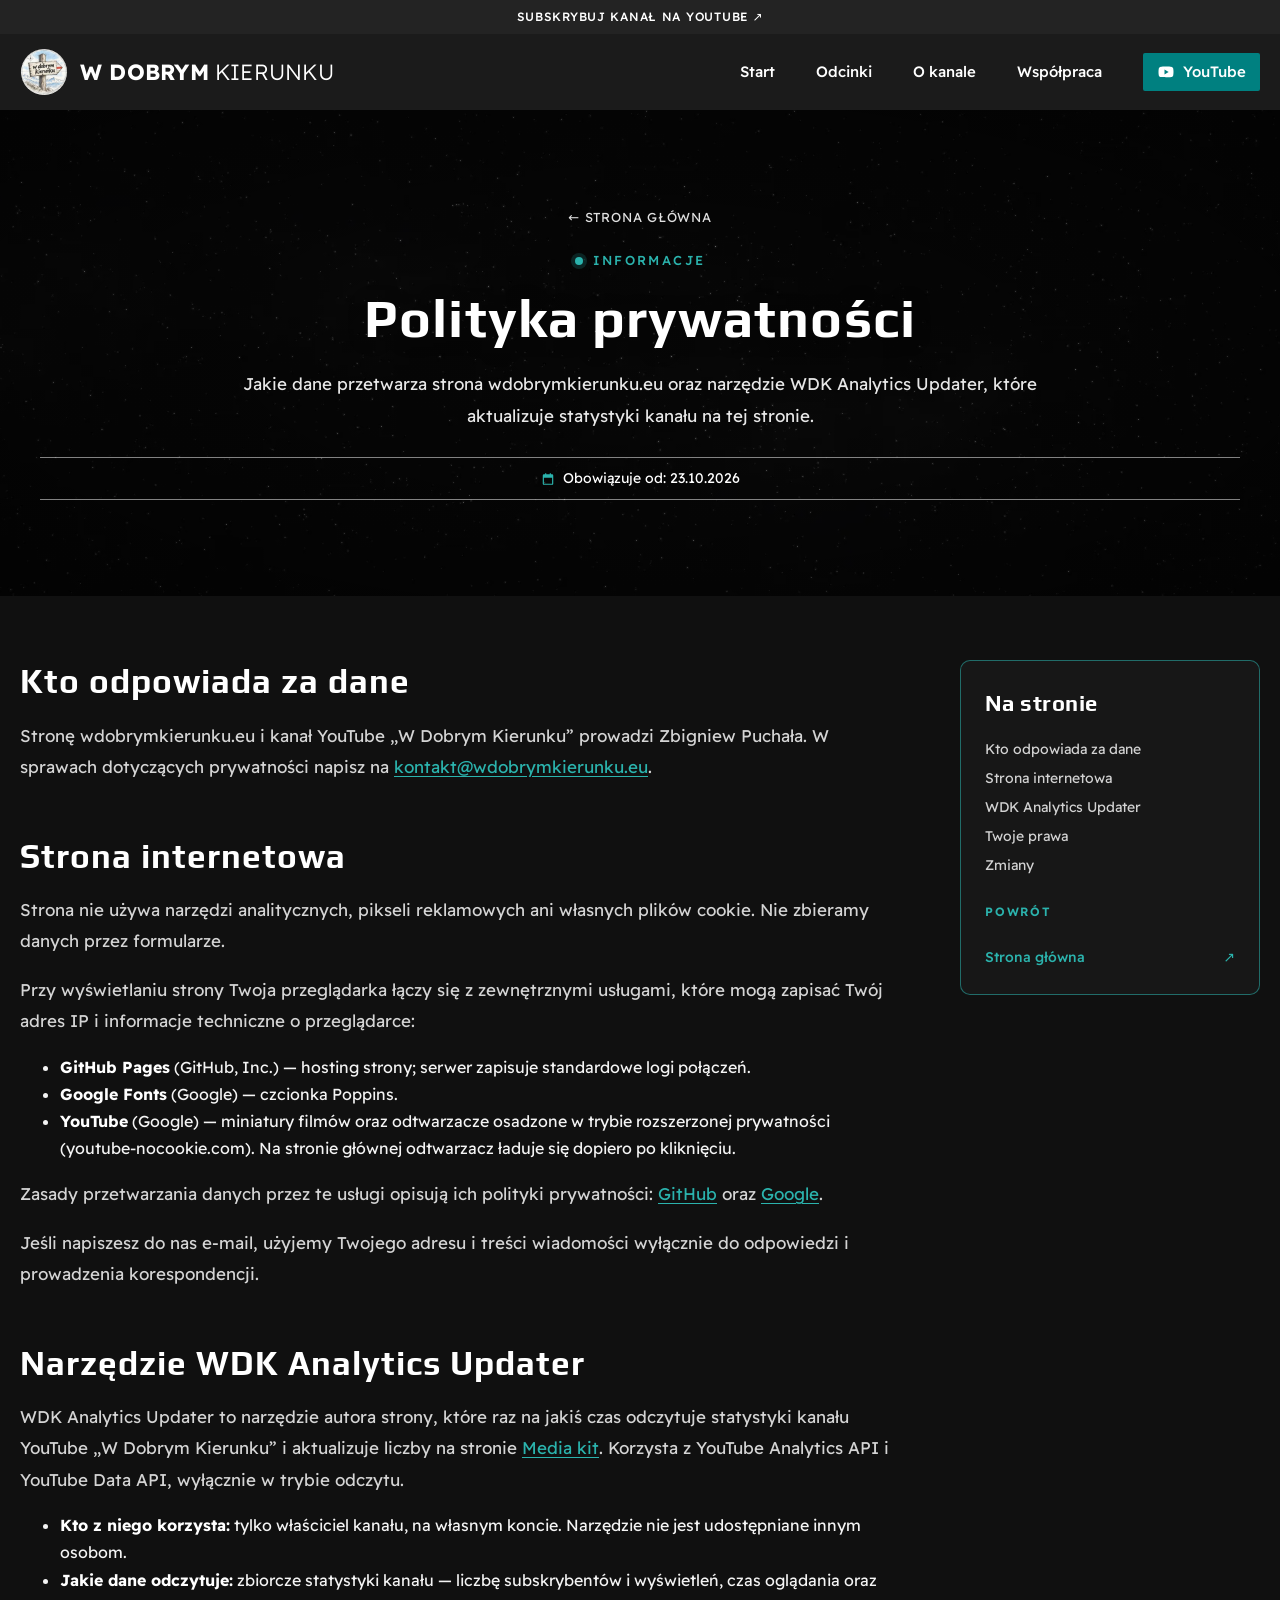
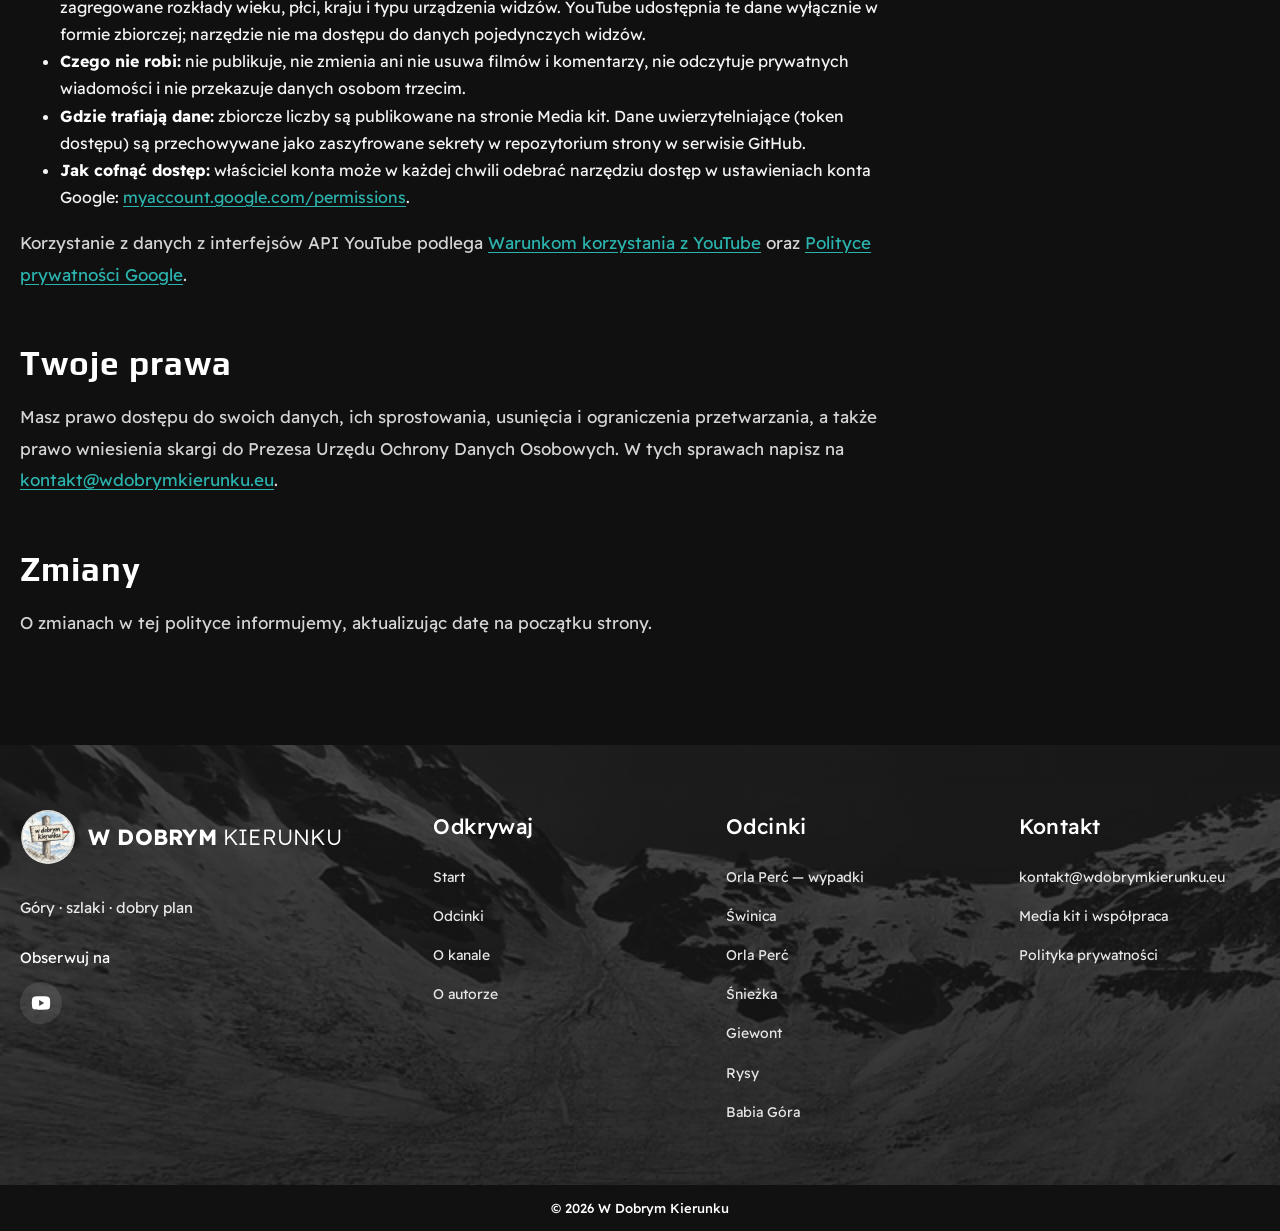
<file: site/polityka-prywatnosci.html>
<!doctype html>
<html lang="pl">
<head>
<meta charset="utf-8">
<meta name="viewport" content="width=device-width, initial-scale=1">
<meta name="theme-color" content="#101010">
<meta name="description" content="Polityka prywatności strony W Dobrym Kierunku oraz narzędzia WDK Analytics Updater, które odczytuje statystyki kanału YouTube.">
<meta property="og:type" content="website">
<meta property="og:title" content="Polityka prywatności — W Dobrym Kierunku">
<meta property="og:description" content="Jakie dane przetwarza strona wdobrymkierunku.eu i narzędzie do aktualizacji statystyk kanału.">
<meta property="og:url" content="https://wdobrymkierunku.eu/polityka-prywatnosci.html">
<meta property="og:image" content="https://wdobrymkierunku.eu/assets/wdk-logo.webp">
<meta property="og:image:alt" content="Logo W Dobrym Kierunku">
<link rel="canonical" href="https://wdobrymkierunku.eu/polityka-prywatnosci.html">
<title>Polityka prywatności | W Dobrym Kierunku</title>
<link rel="icon" href="assets/wdk-logo.webp" type="image/webp">
<link rel="preconnect" href="https://fonts.googleapis.com">
<link rel="preconnect" href="https://fonts.gstatic.com" crossorigin>
<link href="https://fonts.googleapis.com/css2?family=Play:wght@400;700&amp;family=Readex+Pro:wght@300;400;500;600;700&amp;display=swap" rel="stylesheet">
<script>document.documentElement.classList.add('js')</script>
<link rel="stylesheet" href="styles.css?v=aster-20261113">
<script type="application/ld+json">{"@context":"https://schema.org","@type":"WebPage","@id":"https://wdobrymkierunku.eu/polityka-prywatnosci.html#webpage","url":"https://wdobrymkierunku.eu/polityka-prywatnosci.html","name":"Polityka prywatności — W Dobrym Kierunku","inLanguage":"pl-PL","dateModified":"2026-10-23","isPartOf":{"@id":"https://wdobrymkierunku.eu/#website"}}</script>
<script src="main.js" defer></script>
</head>
<body class="article-page">
<a class="skip-link" href="#main">Przejdź do treści</a>
<div class="topbar"><a href="https://www.youtube.com/@w.dobrym.kierunku?sub_confirmation=1" target="_blank" rel="noopener noreferrer">Subskrybuj kanał na YouTube <span aria-hidden="true">↗</span></a></div>
<header class="site-header"><a class="brand" href="index.html#top" aria-label="W Dobrym Kierunku — strona główna"><img src="assets/wdk-logo.webp" width="74" height="74" alt="Logo W Dobrym Kierunku"><span class="brand-word" aria-hidden="true"><b>W Dobrym</b> Kierunku</span></a><button class="nav-toggle" type="button" aria-expanded="false" aria-controls="main-nav" aria-label="Otwórz menu"><span></span></button><nav class="main-nav" id="main-nav" aria-label="Nawigacja główna"><a href="index.html#top">Start</a><a href="index.html#odcinki">Odcinki</a><a href="index.html#o-kanale">O kanale</a><a href="media-kit.html">Współpraca</a><a class="nav-cta" href="https://www.youtube.com/@w.dobrym.kierunku" target="_blank" rel="noopener noreferrer"><svg viewBox="0 0 24 24" aria-hidden="true"><path d="M21.6 7.2a2.9 2.9 0 0 0-2-2C17.8 4.7 12 4.7 12 4.7s-5.8 0-7.6.5a2.9 2.9 0 0 0-2 2A30.3 30.3 0 0 0 2 12a30.3 30.3 0 0 0 .4 4.8 2.9 2.9 0 0 0 2 2c1.8.5 7.6.5 7.6.5s5.8 0 7.6-.5a2.9 2.9 0 0 0 2-2A30.3 30.3 0 0 0 22 12a30.3 30.3 0 0 0-.4-4.8ZM10 15.2V8.8l5.5 3.2-5.5 3.2Z"/></svg><span>YouTube</span></a></nav></header>
<main id="main">
<section class="article-hero" aria-labelledby="article-title">
<div class="article-hero-inner section-wrap">
<a class="article-back" href="index.html">← Strona główna</a>
<p class="eyebrow"><span class="live-dot"></span> INFORMACJE</p>
<h1 id="article-title">Polityka prywatności</h1>
<p class="article-lead">Jakie dane przetwarza strona wdobrymkierunku.eu oraz narzędzie WDK Analytics Updater, które aktualizuje statystyki kanału na tej stronie.</p>
<div class="article-dates"><span>Obowiązuje od: 23.10.2026</span></div>
</div>
</section>
<div class="article-layout section-wrap">
<article class="article-body">
<h2 id="administrator">Kto odpowiada za dane</h2>
<p>Stronę wdobrymkierunku.eu i kanał YouTube „W Dobrym Kierunku” prowadzi Zbigniew Puchała. W sprawach dotyczących prywatności napisz na <a href="mailto:kontakt@wdobrymkierunku.eu">kontakt@wdobrymkierunku.eu</a>.</p>

<h2 id="strona">Strona internetowa</h2>
<p>Strona nie używa narzędzi analitycznych, pikseli reklamowych ani własnych plików cookie. Nie zbieramy danych przez formularze.</p>
<p>Przy wyświetlaniu strony Twoja przeglądarka łączy się z zewnętrznymi usługami, które mogą zapisać Twój adres IP i informacje techniczne o przeglądarce:</p>
<ul>
<li><strong>GitHub Pages</strong> (GitHub, Inc.) — hosting strony; serwer zapisuje standardowe logi połączeń.</li>
<li><strong>Google Fonts</strong> (Google) — czcionka Poppins.</li>
<li><strong>YouTube</strong> (Google) — miniatury filmów oraz odtwarzacze osadzone w trybie rozszerzonej prywatności (youtube-nocookie.com). Na stronie głównej odtwarzacz ładuje się dopiero po kliknięciu.</li>
</ul>
<p>Zasady przetwarzania danych przez te usługi opisują ich polityki prywatności: <a href="https://docs.github.com/site-policy/privacy-policies/github-general-privacy-statement" target="_blank" rel="noopener noreferrer">GitHub</a> oraz <a href="https://policies.google.com/privacy" target="_blank" rel="noopener noreferrer">Google</a>.</p>
<p>Jeśli napiszesz do nas e-mail, użyjemy Twojego adresu i treści wiadomości wyłącznie do odpowiedzi i prowadzenia korespondencji.</p>

<h2 id="narzedzie">Narzędzie WDK Analytics Updater</h2>
<p>WDK Analytics Updater to narzędzie autora strony, które raz na jakiś czas odczytuje statystyki kanału YouTube „W Dobrym Kierunku” i aktualizuje liczby na stronie <a href="media-kit.html">Media kit</a>. Korzysta z YouTube Analytics API i YouTube Data API, wyłącznie w trybie odczytu.</p>
<ul>
<li><strong>Kto z niego korzysta:</strong> tylko właściciel kanału, na własnym koncie. Narzędzie nie jest udostępniane innym osobom.</li>
<li><strong>Jakie dane odczytuje:</strong> zbiorcze statystyki kanału — liczbę subskrybentów i wyświetleń, czas oglądania oraz zagregowane rozkłady wieku, płci, kraju i typu urządzenia widzów. YouTube udostępnia te dane wyłącznie w formie zbiorczej; narzędzie nie ma dostępu do danych pojedynczych widzów.</li>
<li><strong>Czego nie robi:</strong> nie publikuje, nie zmienia ani nie usuwa filmów i komentarzy, nie odczytuje prywatnych wiadomości i nie przekazuje danych osobom trzecim.</li>
<li><strong>Gdzie trafiają dane:</strong> zbiorcze liczby są publikowane na stronie Media kit. Dane uwierzytelniające (token dostępu) są przechowywane jako zaszyfrowane sekrety w repozytorium strony w serwisie GitHub.</li>
<li><strong>Jak cofnąć dostęp:</strong> właściciel konta może w każdej chwili odebrać narzędziu dostęp w ustawieniach konta Google: <a href="https://myaccount.google.com/permissions" target="_blank" rel="noopener noreferrer">myaccount.google.com/permissions</a>.</li>
</ul>
<p>Korzystanie z danych z interfejsów API YouTube podlega <a href="https://www.youtube.com/t/terms" target="_blank" rel="noopener noreferrer">Warunkom korzystania z YouTube</a> oraz <a href="https://policies.google.com/privacy" target="_blank" rel="noopener noreferrer">Polityce prywatności Google</a>.</p>

<h2 id="prawa">Twoje prawa</h2>
<p>Masz prawo dostępu do swoich danych, ich sprostowania, usunięcia i ograniczenia przetwarzania, a także prawo wniesienia skargi do Prezesa Urzędu Ochrony Danych Osobowych. W tych sprawach napisz na <a href="mailto:kontakt@wdobrymkierunku.eu">kontakt@wdobrymkierunku.eu</a>.</p>

<h2 id="zmiany">Zmiany</h2>
<p>O zmianach w tej polityce informujemy, aktualizując datę na początku strony.</p>
</article>
<aside class="article-aside"><h2>Na stronie</h2><nav aria-label="Spis treści"><a href="#administrator">Kto odpowiada za dane</a><a href="#strona">Strona internetowa</a><a href="#narzedzie">WDK Analytics Updater</a><a href="#prawa">Twoje prawa</a><a href="#zmiany">Zmiany</a></nav><h3>Powrót</h3><a class="article-next" href="index.html"><span>Strona główna</span><span>↗</span></a></aside>
</div>
</main>
<footer class="site-footer"><div class="footer-inner section-wrap"><div class="footer-brand"><a class="brand brand-footer" href="index.html#top" aria-label="W Dobrym Kierunku — strona główna"><img src="assets/wdk-logo.webp" width="64" height="64" alt="Logo W Dobrym Kierunku"><span class="brand-word" aria-hidden="true"><b>W Dobrym</b> Kierunku</span></a><p>Góry · szlaki · dobry plan</p><p class="footer-follow">Obserwuj na</p><a class="footer-social" href="https://www.youtube.com/@w.dobrym.kierunku" target="_blank" rel="noopener noreferrer" aria-label="Kanał W Dobrym Kierunku na YouTube"><svg viewBox="0 0 24 24" aria-hidden="true"><path d="M21.6 7.2a2.9 2.9 0 0 0-2-2C17.8 4.7 12 4.7 12 4.7s-5.8 0-7.6.5a2.9 2.9 0 0 0-2 2A30.3 30.3 0 0 0 2 12a30.3 30.3 0 0 0 .4 4.8 2.9 2.9 0 0 0 2 2c1.8.5 7.6.5 7.6.5s5.8 0 7.6-.5a2.9 2.9 0 0 0 2-2A30.3 30.3 0 0 0 22 12a30.3 30.3 0 0 0-.4-4.8ZM10 15.2V8.8l5.5 3.2-5.5 3.2Z"/></svg></a></div><nav class="footer-col" aria-label="Strona"><p class="footer-title">Odkrywaj</p><ul><li><a href="index.html#top">Start</a></li><li><a href="index.html#odcinki">Odcinki</a></li><li><a href="index.html#o-kanale">O kanale</a></li><li><a href="autor.html">O autorze</a></li></ul></nav><nav class="footer-col" aria-label="Artykuły"><p class="footer-title">Odcinki</p><ul><li><a href="odcinki/orla-perc-wypadki.html">Orla Perć — wypadki</a></li><li><a href="odcinki/swinica.html">Świnica</a></li><li><a href="odcinki/orla-perc.html">Orla Perć</a></li><li><a href="odcinki/sniezka.html">Śnieżka</a></li><li><a href="odcinki/giewont.html">Giewont</a></li><li><a href="odcinki/rysy.html">Rysy</a></li><li><a href="odcinki/babia-gora.html">Babia Góra</a></li></ul></nav><div class="footer-col"><p class="footer-title">Kontakt</p><ul><li><a href="mailto:kontakt@wdobrymkierunku.eu">kontakt@wdobrymkierunku.eu</a></li><li><a href="media-kit.html">Media kit i współpraca</a></li><li><a href="polityka-prywatnosci.html">Polityka prywatności</a></li></ul></div></div><div class="footer-bottom"><p class="copyright">© 2026 W Dobrym Kierunku</p></div></footer>
</body>
</html>
</file>
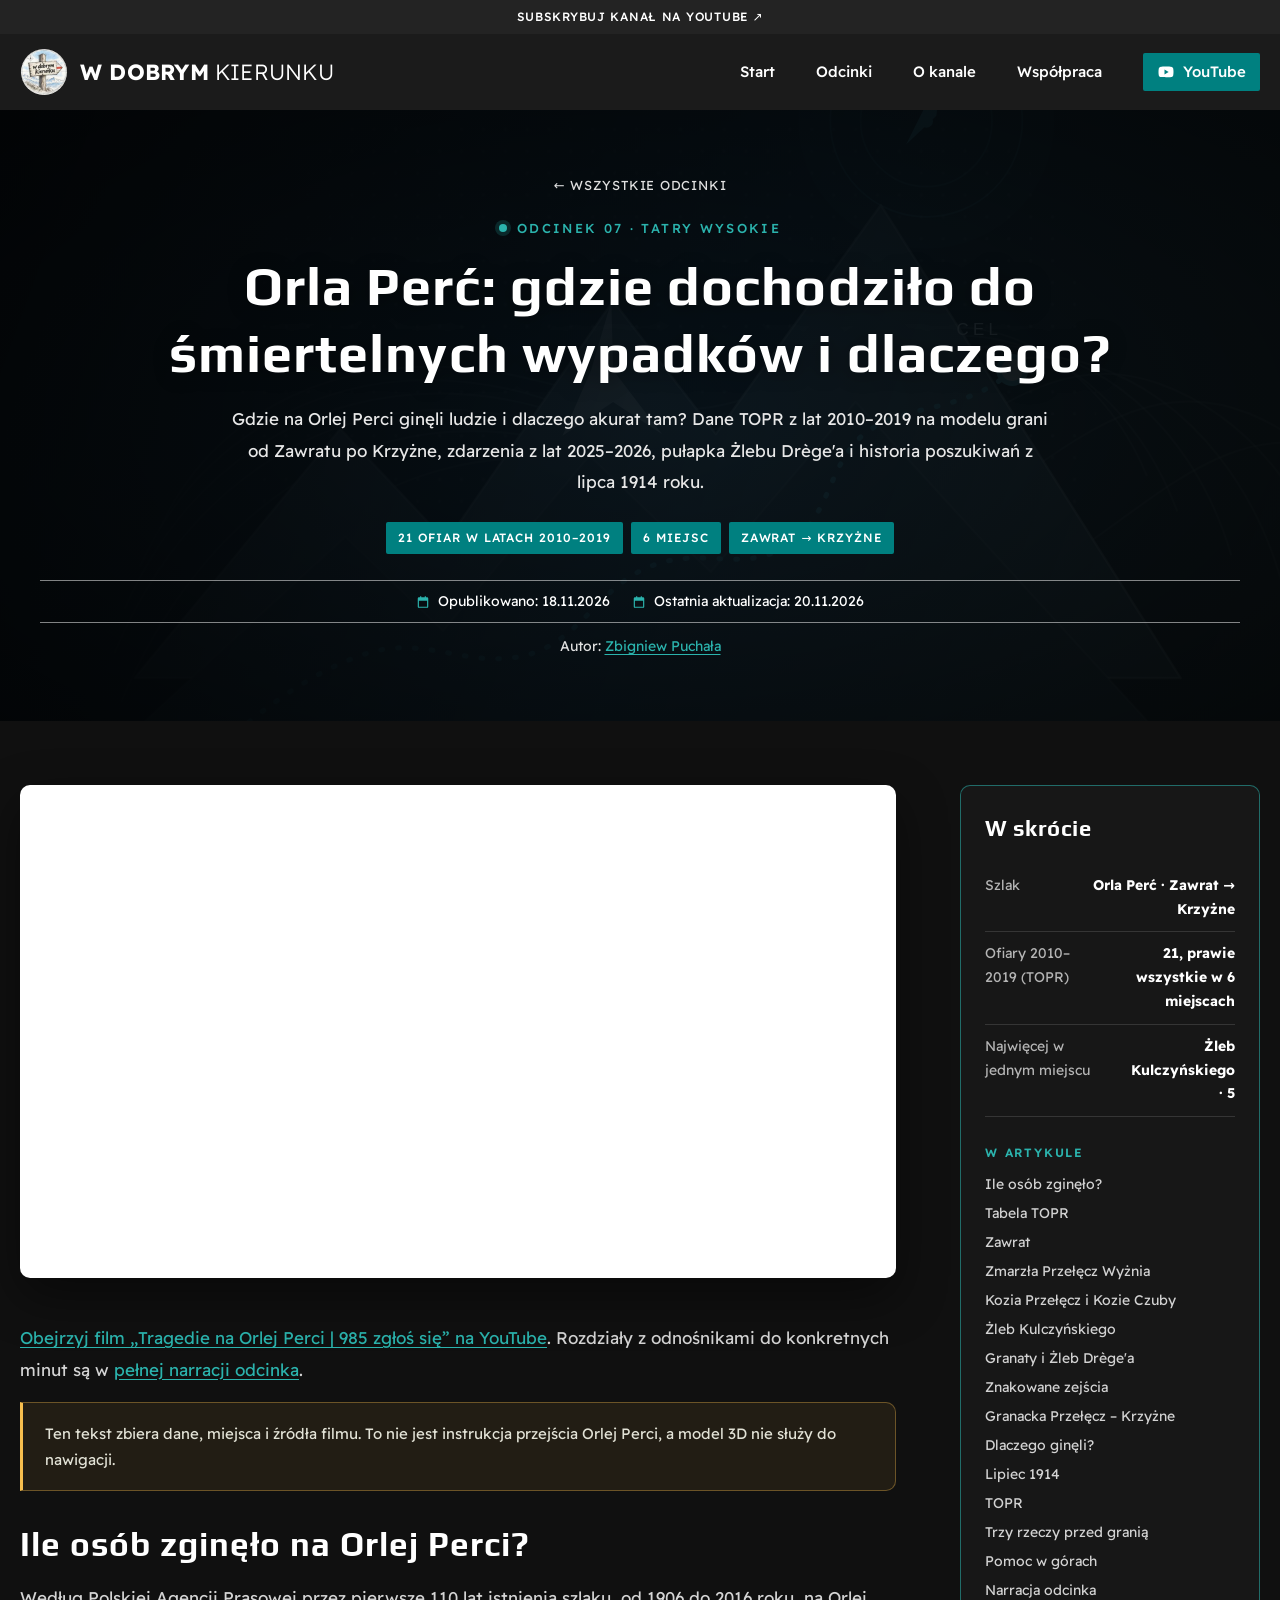
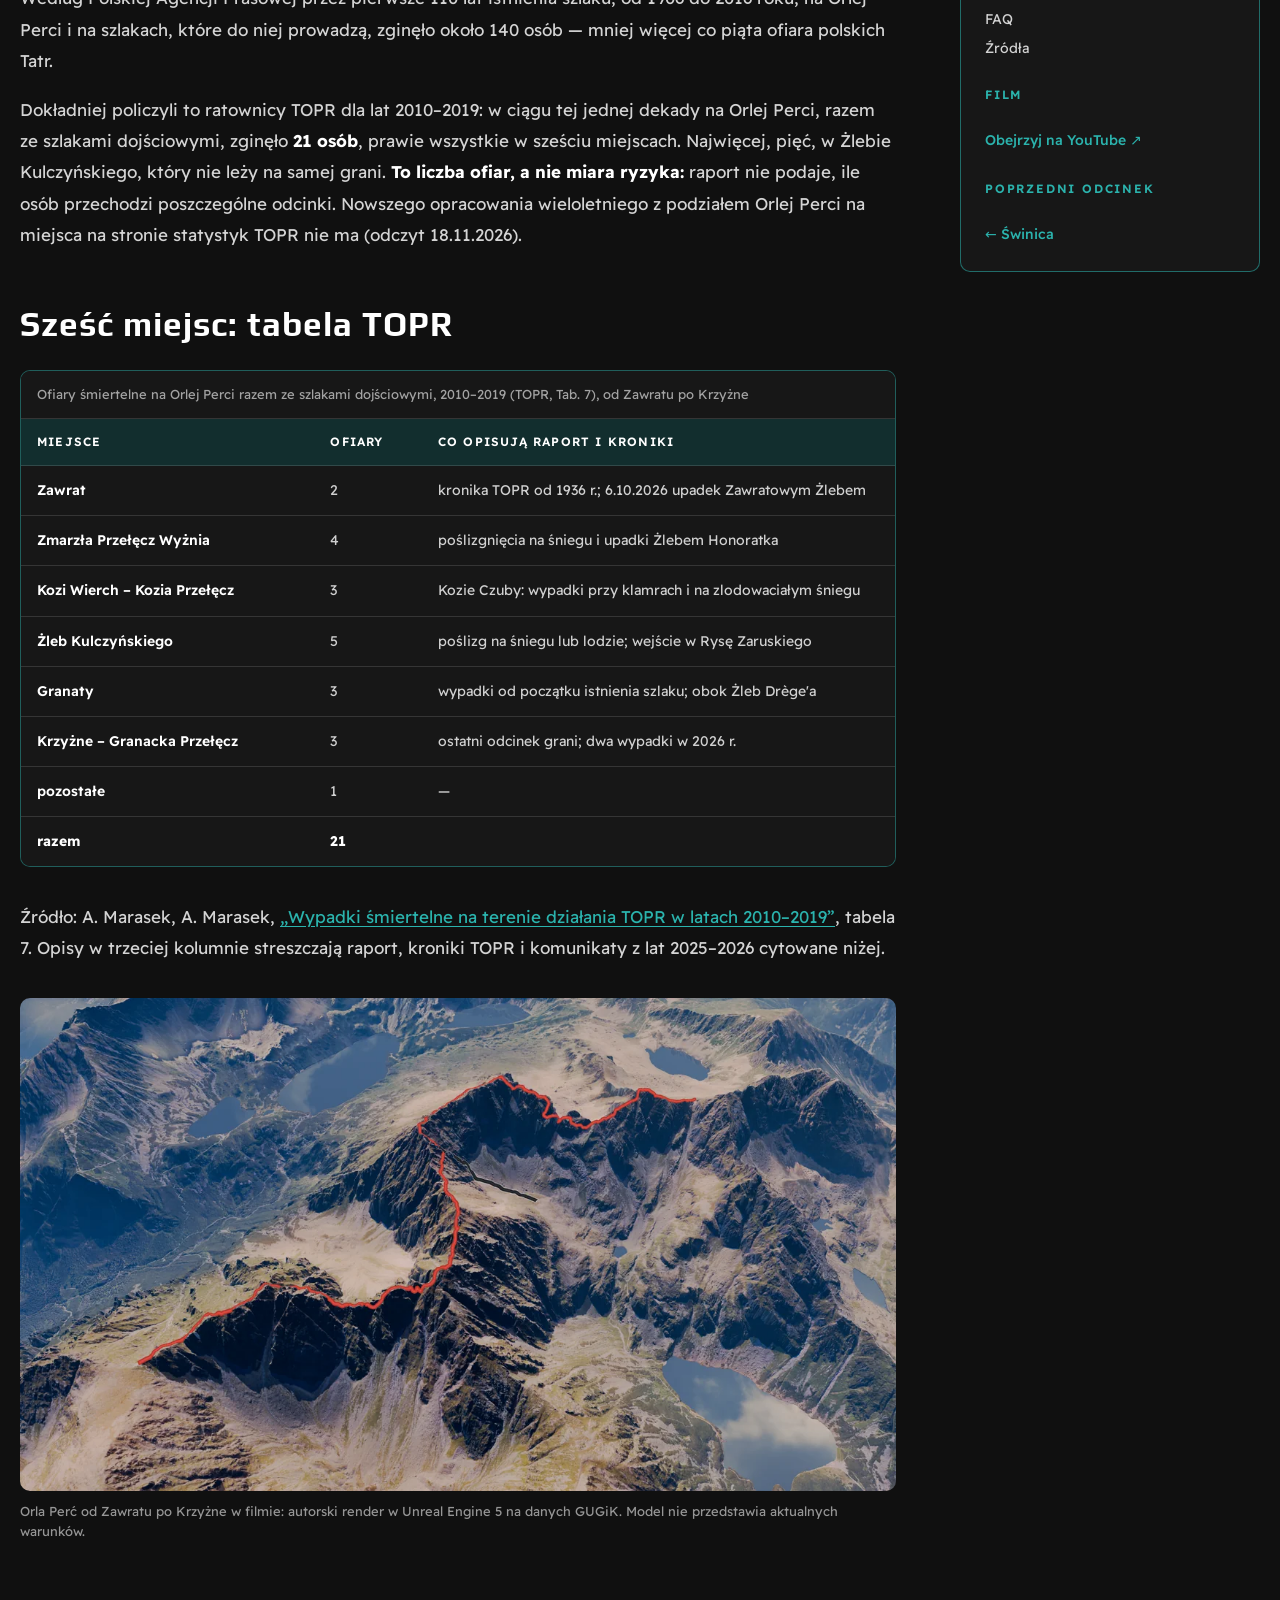
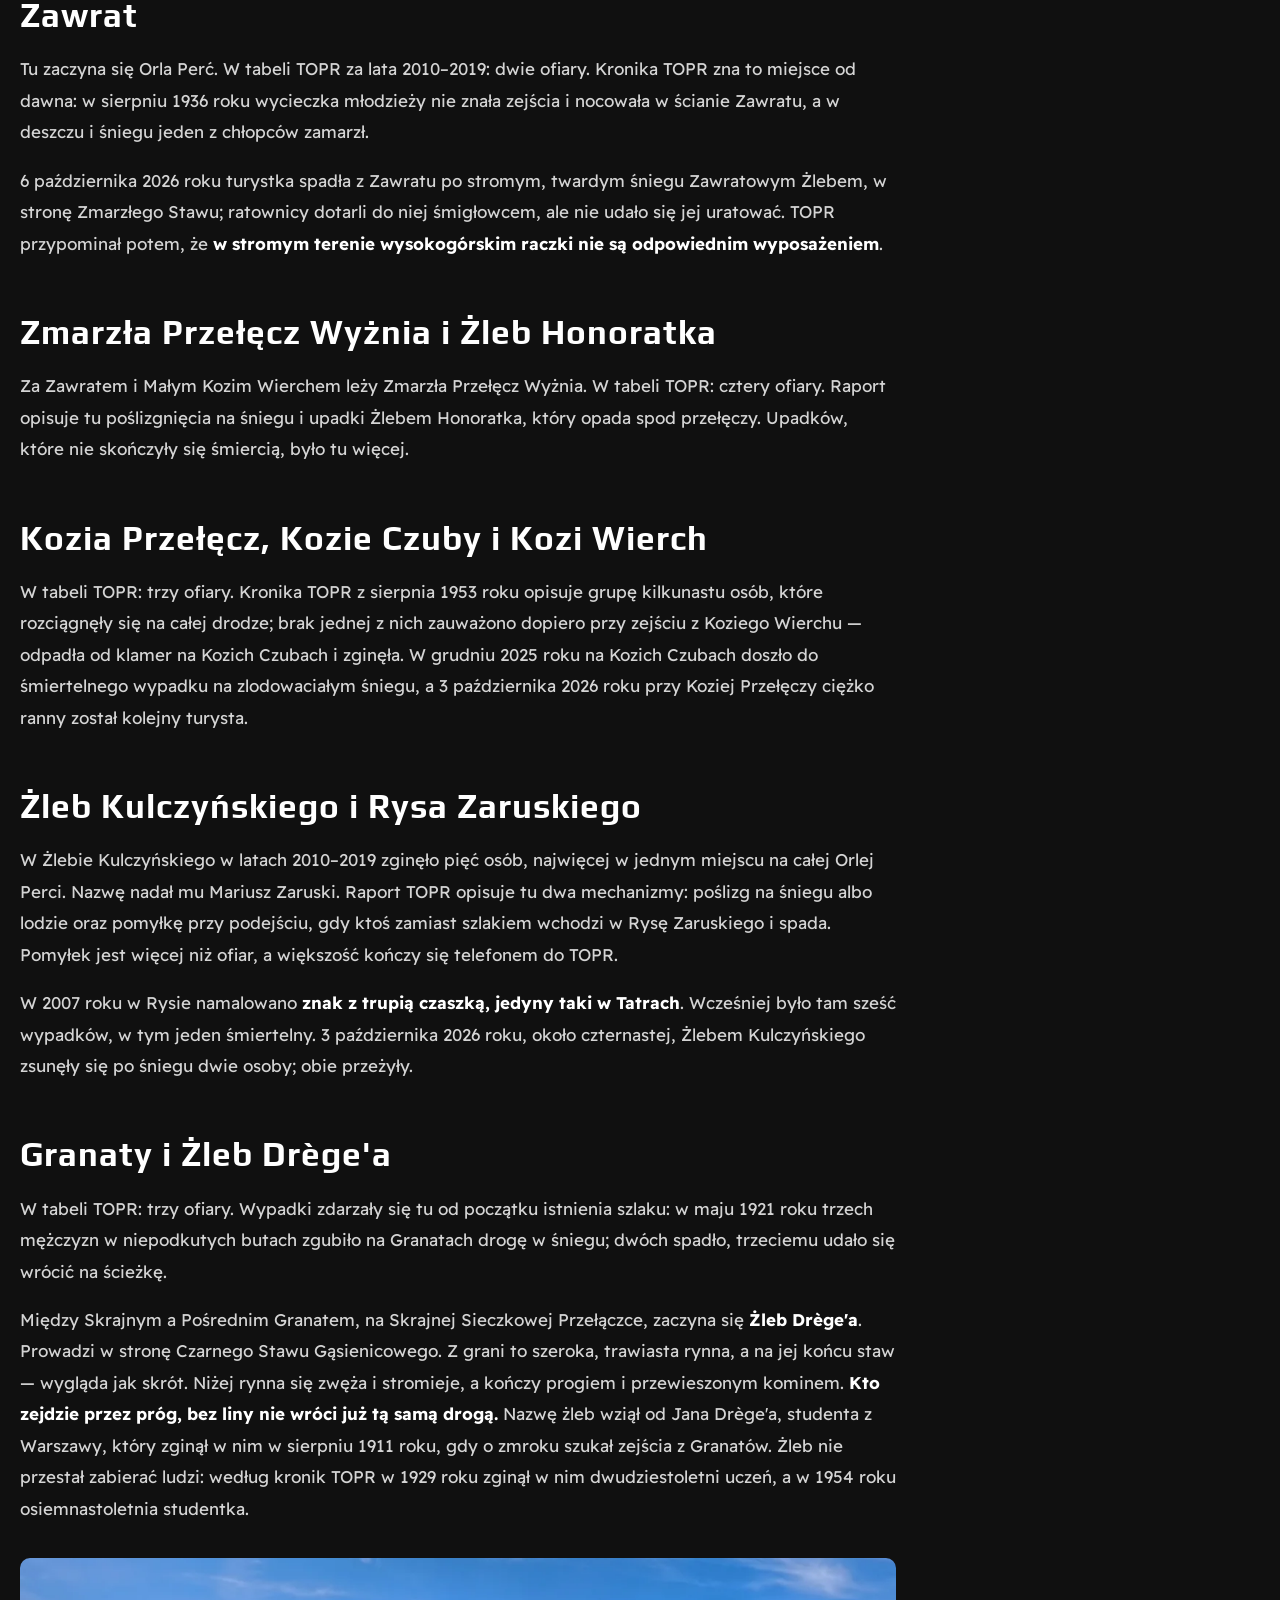
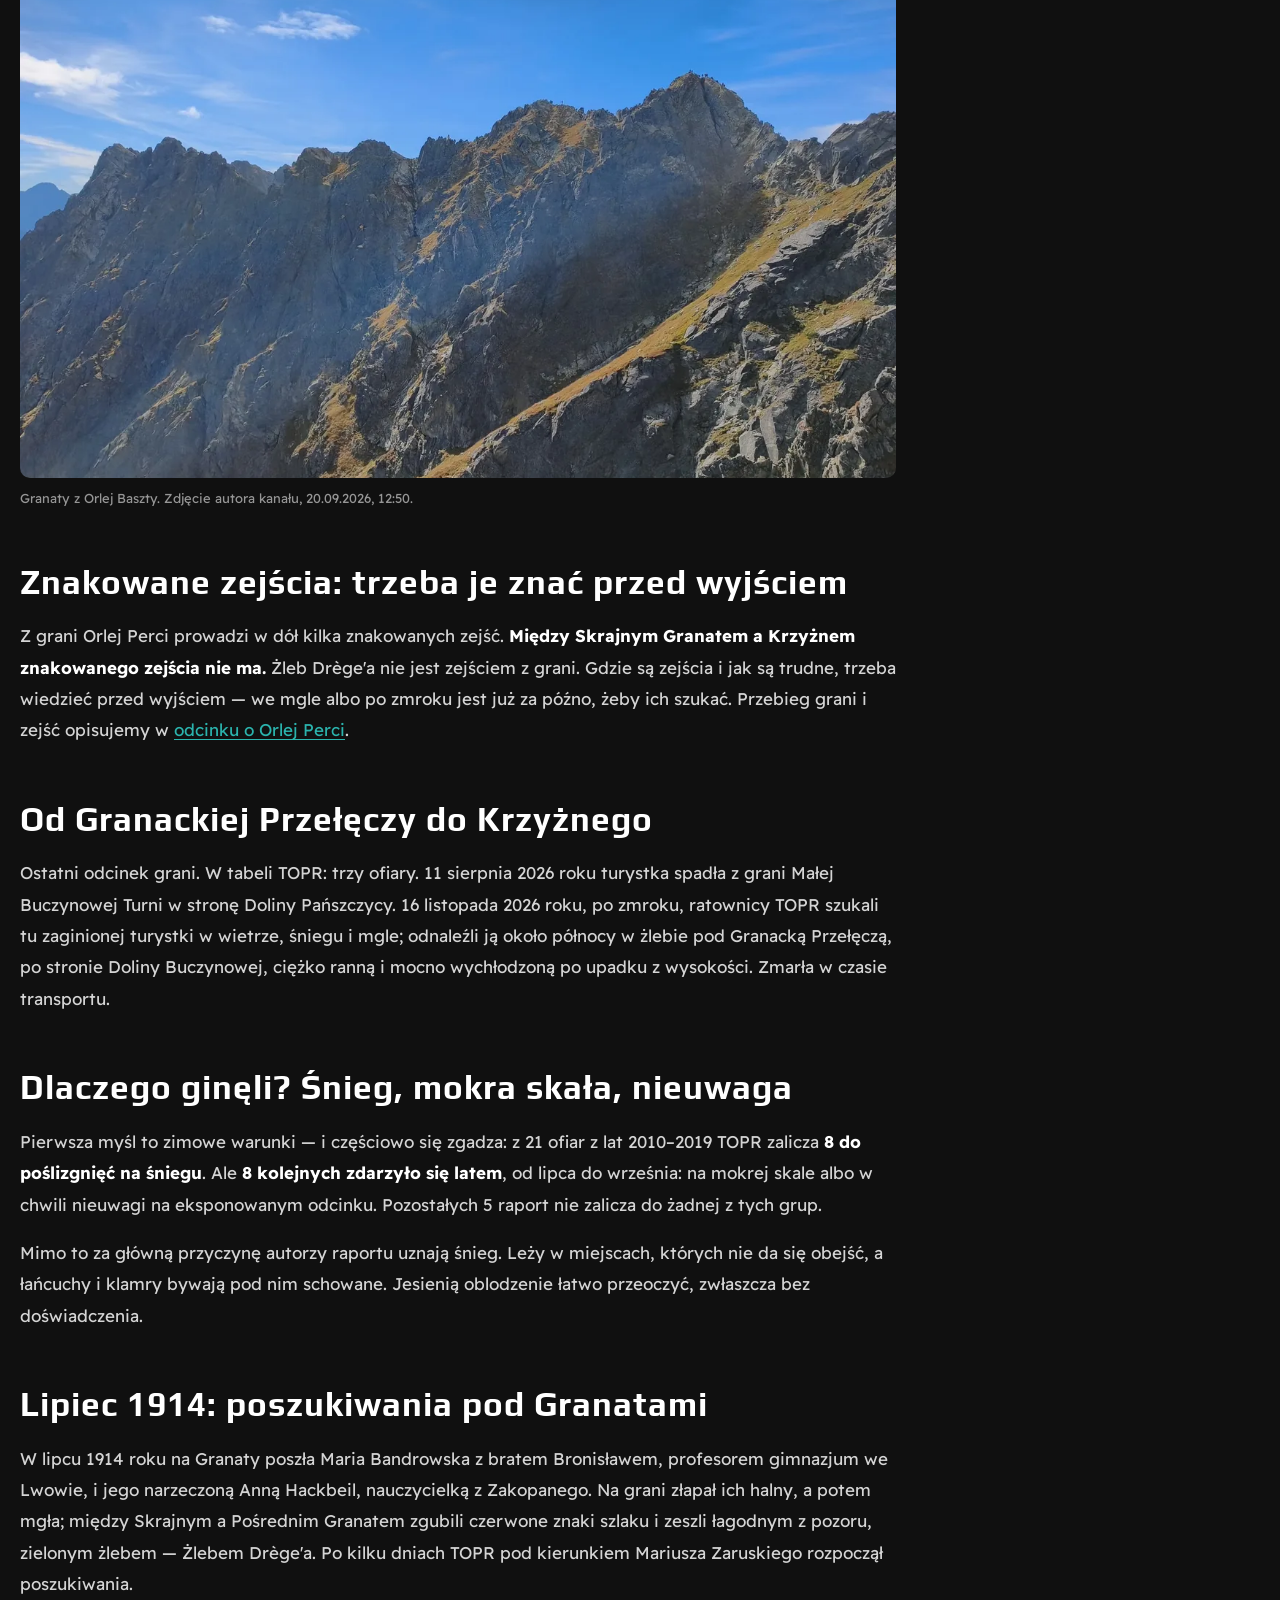
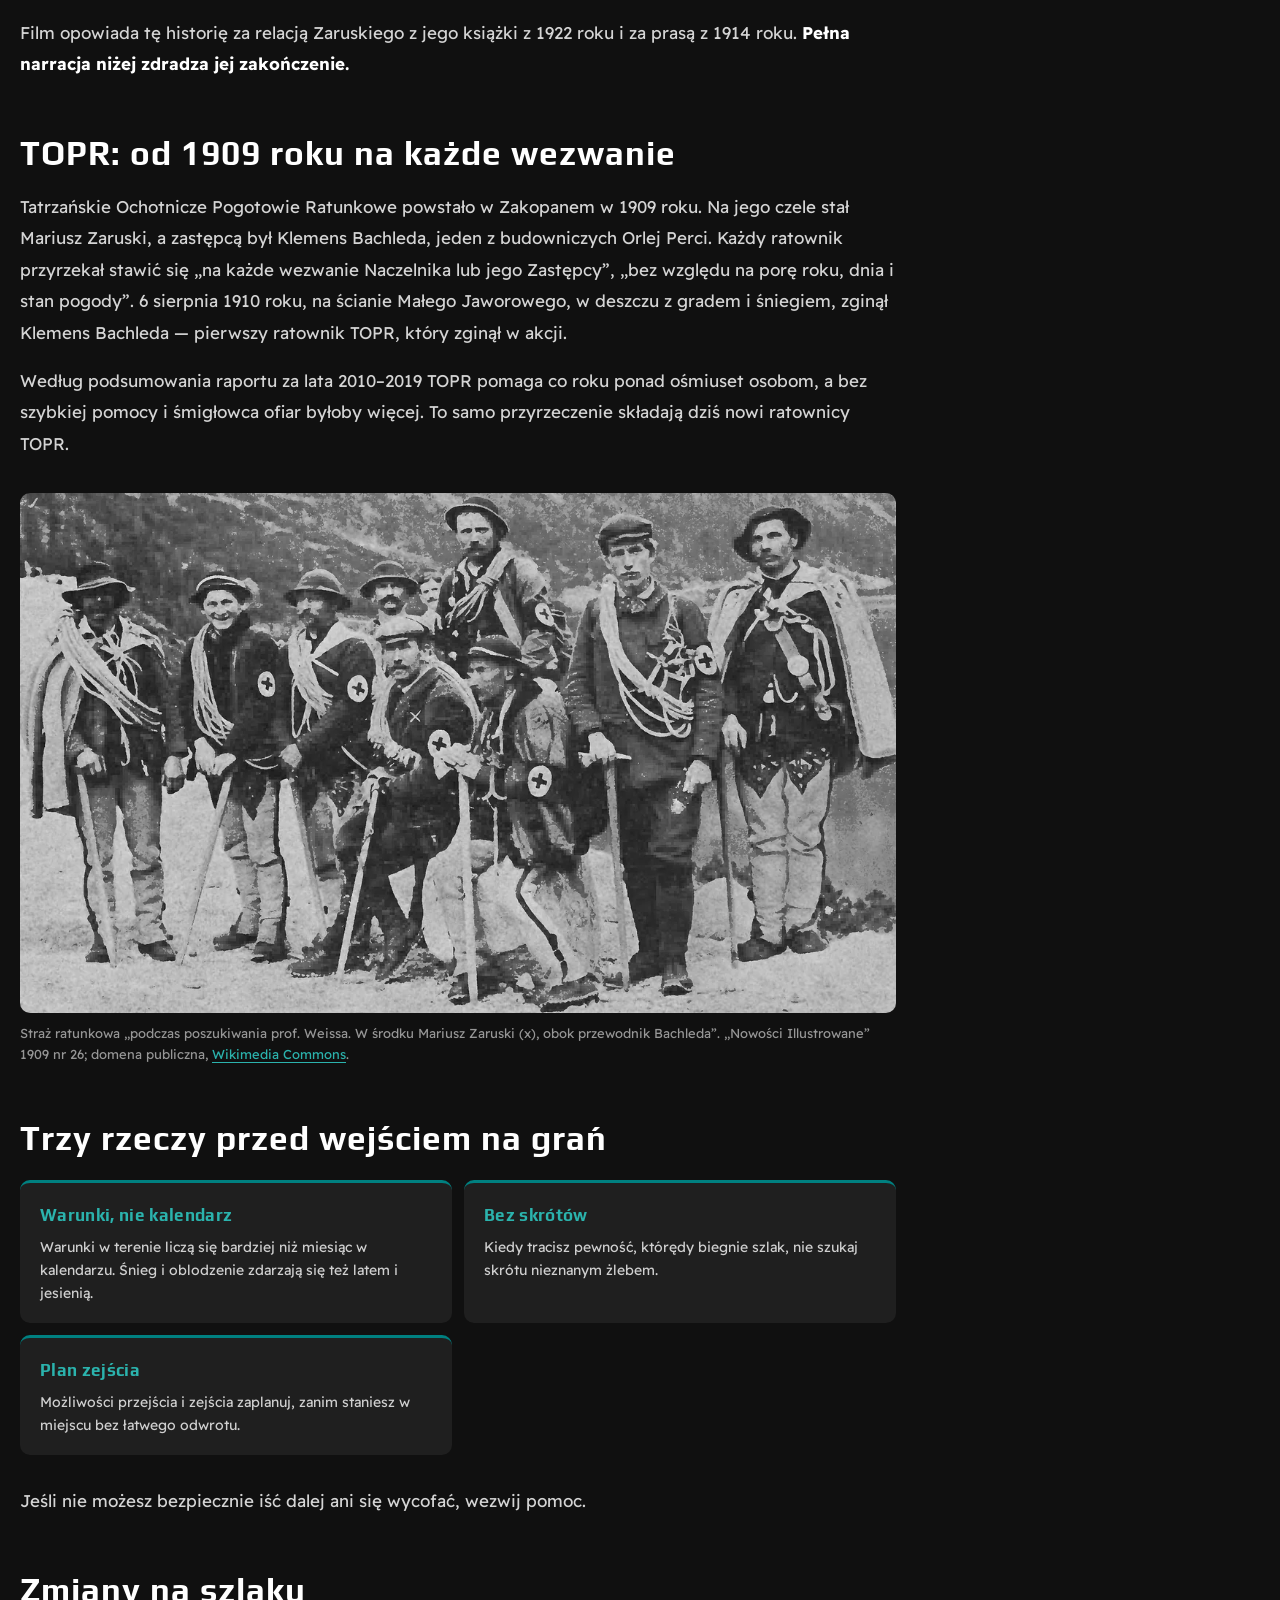
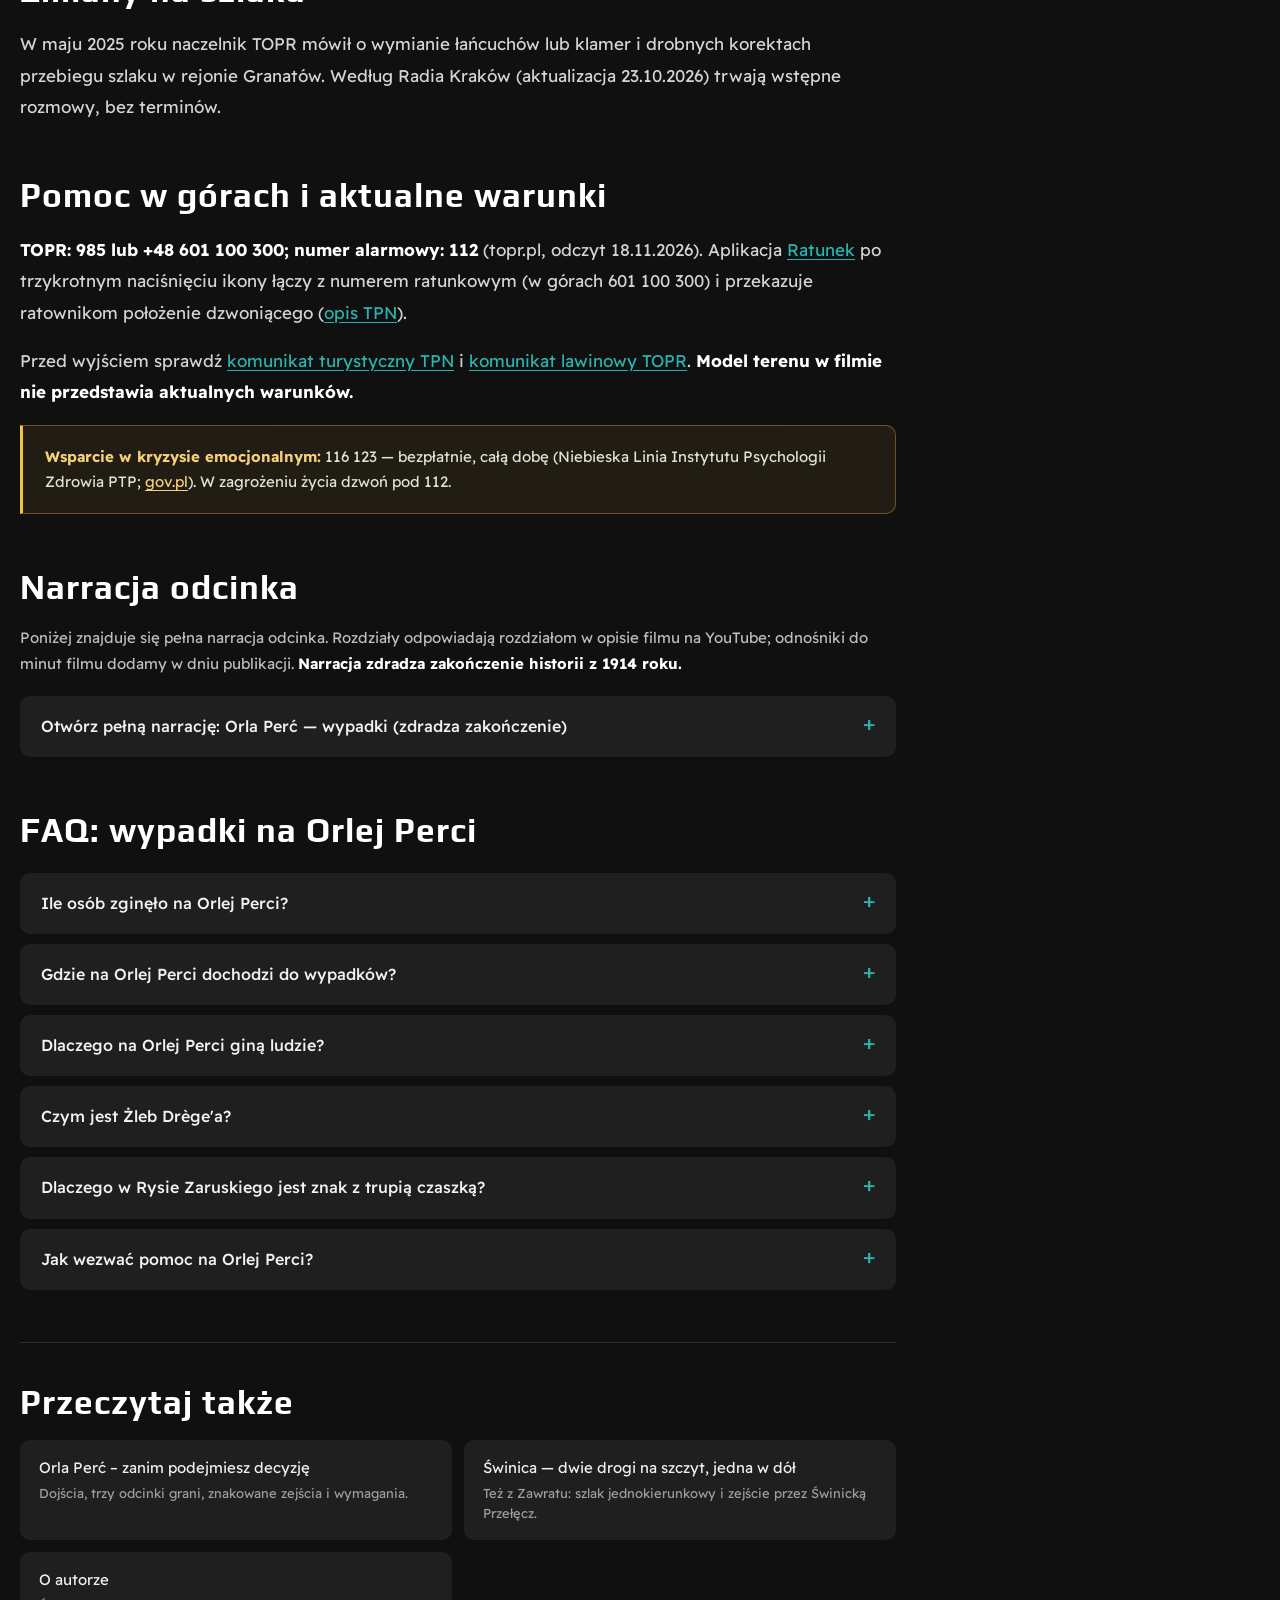
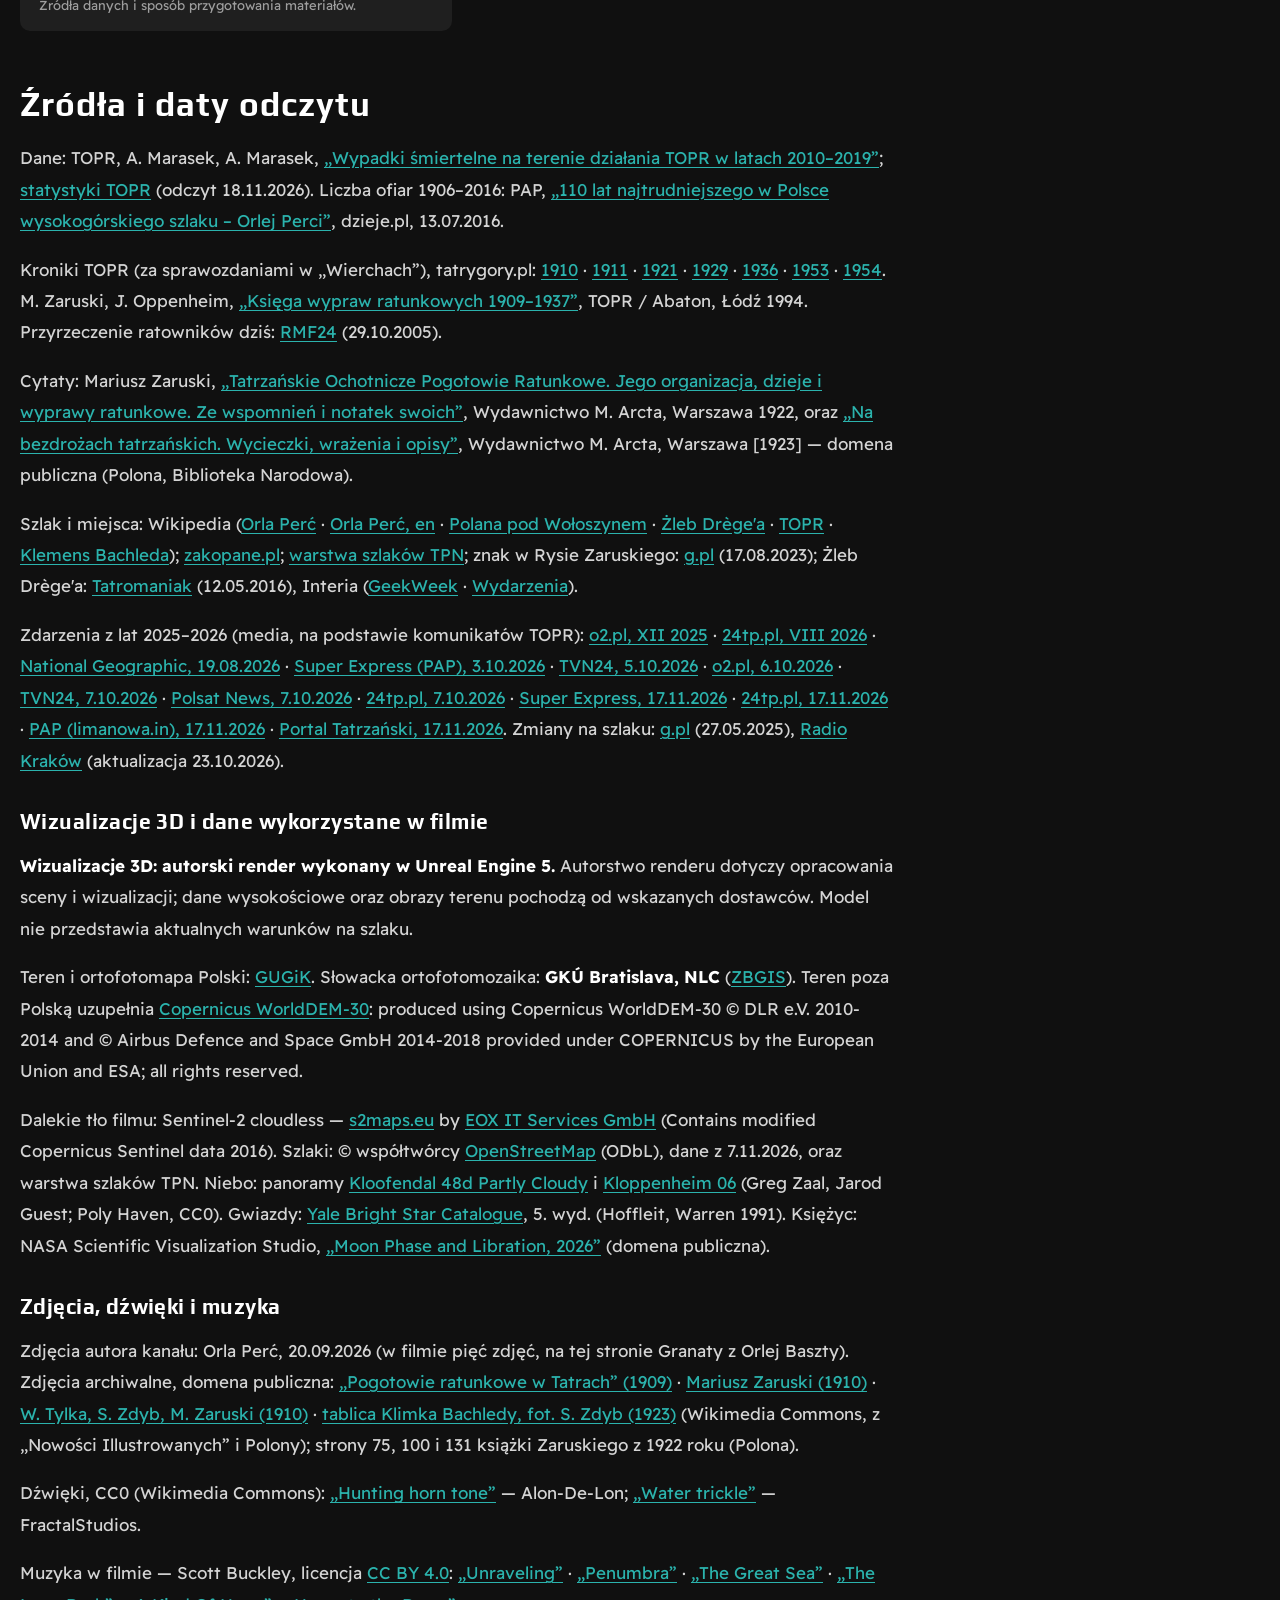
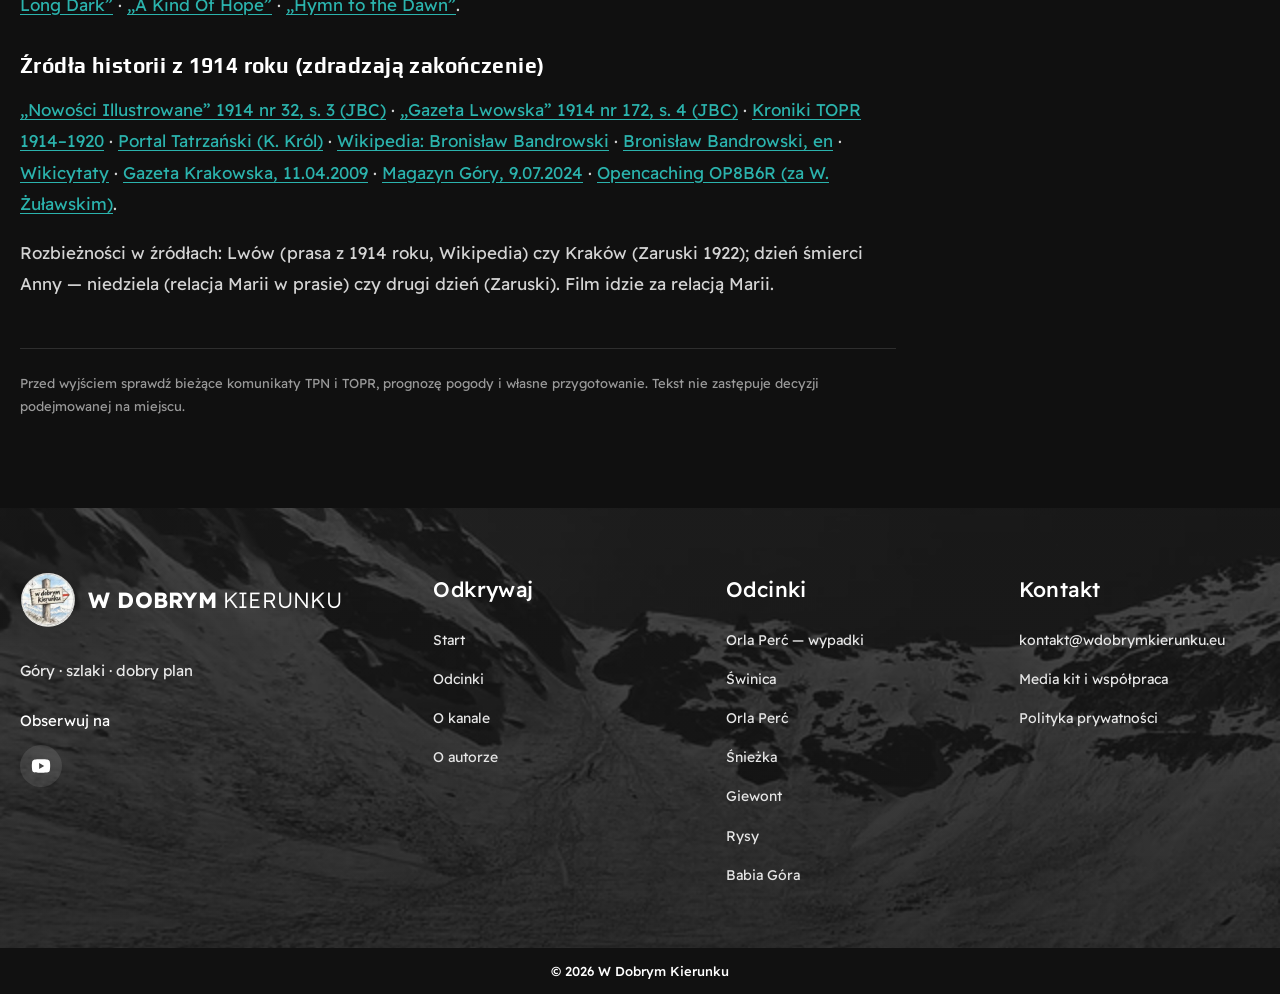
<file: site/odcinki/orla-perc-wypadki.html>
<!doctype html>
<html lang="pl">
<head>
<meta charset="utf-8">
<meta name="viewport" content="width=device-width, initial-scale=1">
<meta name="theme-color" content="#101010">
<meta name="author" content="Zbigniew Puchała">
<meta name="description" content="Śmiertelne wypadki na Orlej Perci według danych TOPR z lat 2010–2019: sześć miejsc od Zawratu po Krzyżne, przyczyny, Żleb Kulczyńskiego, pułapka Żlebu Drège&#x27;a i historia poszukiwań z 1914 roku.">
<meta property="og:type" content="article">
<meta property="og:title" content="Wypadki na Orlej Perci — gdzie i dlaczego | W Dobrym Kierunku">
<meta property="og:description" content="Dane TOPR z lat 2010–2019 na modelu 3D grani: sześć miejsc, przyczyny, Żleb Drège&#x27;a i zasady przed wejściem na grań.">
<meta property="og:url" content="https://wdobrymkierunku.eu/odcinki/orla-perc-wypadki.html">
<meta property="og:site_name" content="W Dobrym Kierunku">
<meta property="og:locale" content="pl_PL">
<meta property="og:image" content="https://wdobrymkierunku.eu/assets/images/orla-perc-wypadki-social.jpg">
<meta property="og:image:type" content="image/jpeg">
<meta property="og:image:width" content="1200">
<meta property="og:image:height" content="630">
<meta property="og:image:alt" content="Grań Orlej Perci z czerwoną linią szlaku na trójwymiarowym modelu terenu.">
<meta name="twitter:card" content="summary_large_image">
<meta name="twitter:title" content="Wypadki na Orlej Perci — gdzie i dlaczego | W Dobrym Kierunku">
<meta name="twitter:description" content="Dane TOPR z lat 2010–2019 na modelu 3D grani: sześć miejsc, przyczyny, Żleb Drège&#x27;a i zasady przed wejściem na grań.">
<meta name="twitter:image" content="https://wdobrymkierunku.eu/assets/images/orla-perc-wypadki-social.jpg">
<meta name="twitter:image:alt" content="Grań Orlej Perci z czerwoną linią szlaku na trójwymiarowym modelu terenu.">
<link rel="canonical" href="https://wdobrymkierunku.eu/odcinki/orla-perc-wypadki.html">
<title>Wypadki na Orlej Perci — gdzie i dlaczego? Dane TOPR 2010–2019</title>
<link rel="icon" href="../assets/wdk-logo.webp" type="image/webp">
<link rel="preconnect" href="https://fonts.googleapis.com">
<link rel="preconnect" href="https://fonts.gstatic.com" crossorigin>
<link href="https://fonts.googleapis.com/css2?family=Play:wght@400;700&amp;family=Readex+Pro:wght@300;400;500;600;700&amp;display=swap" rel="stylesheet">
<script>document.documentElement.classList.add('js')</script>
<link rel="stylesheet" href="../styles.css?v=aster-20261113">
<script type="application/ld+json">{"@context":"https://schema.org","@graph":[{"@type":"Article","@id":"https://wdobrymkierunku.eu/odcinki/orla-perc-wypadki.html#article","headline":"Orla Perć: gdzie dochodziło do śmiertelnych wypadków i dlaczego?","description":"Śmiertelne wypadki na Orlej Perci według danych TOPR z lat 2010–2019: sześć miejsc od Zawratu po Krzyżne, przyczyny, Żleb Kulczyńskiego, pułapka Żlebu Drège'a i historia poszukiwań z 1914 roku.","inLanguage":"pl-PL","datePublished":"2026-11-18","dateModified":"2026-11-20","author":{"@type":"Person","name":"Zbigniew Puchała","url":"https://wdobrymkierunku.eu/autor.html"},"publisher":{"@type":"Organization","name":"W Dobrym Kierunku","url":"https://wdobrymkierunku.eu/"},"mainEntityOfPage":"https://wdobrymkierunku.eu/odcinki/orla-perc-wypadki.html","image":{"@type":"ImageObject","url":"https://wdobrymkierunku.eu/assets/images/orla-perc-wypadki-social.jpg","width":1200,"height":630,"caption":"Grań Orlej Perci z czerwoną linią szlaku na trójwymiarowym modelu terenu."},"video":{"@id":"https://wdobrymkierunku.eu/odcinki/orla-perc-wypadki.html#video"}},{"@type":"BreadcrumbList","itemListElement":[{"@type":"ListItem","position":1,"name":"Strona główna","item":"https://wdobrymkierunku.eu/"},{"@type":"ListItem","position":2,"name":"Orla Perć — wypadki","item":"https://wdobrymkierunku.eu/odcinki/orla-perc-wypadki.html"}]},{"@type":"FAQPage","mainEntity":[{"@type":"Question","name":"Ile osób zginęło na Orlej Perci?","acceptedAnswer":{"@type":"Answer","text":"Według TOPR w latach 2010–2019 na Orlej Perci, razem ze szlakami dojściowymi, zginęło 21 osób, prawie wszystkie w sześciu miejscach. Według PAP od 1906 do 2016 roku na Orlej Perci i szlakach do niej prowadzących zginęło około 140 osób, mniej więcej co piąta ofiara polskich Tatr."}},{"@type":"Question","name":"Gdzie na Orlej Perci dochodzi do wypadków?","acceptedAnswer":{"@type":"Answer","text":"W tabeli TOPR za lata 2010–2019: Żleb Kulczyńskiego 5 ofiar, Zmarzła Przełęcz Wyżnia 4, Krzyżne – Granacka Przełęcz 3, Granaty 3, Kozi Wierch – Kozia Przełęcz 3, Zawrat 2 i jedna w innym miejscu. To liczba osób, a nie miara ryzyka: raport nie podaje, ile osób przechodzi poszczególne odcinki."}},{"@type":"Question","name":"Dlaczego na Orlej Perci giną ludzie?","acceptedAnswer":{"@type":"Answer","text":"Z 21 ofiar z lat 2010–2019 TOPR zalicza 8 do poślizgnięć na śniegu, a 8 kolejnych zdarzyło się latem (lipiec–wrzesień) na mokrej skale albo w chwili nieuwagi na eksponowanym odcinku; pozostałych 5 raport nie zalicza do tych grup. Za główną przyczynę autorzy raportu uznają śnieg: leży w miejscach, których nie da się obejść, a łańcuchy i klamry bywają pod nim schowane."}},{"@type":"Question","name":"Czym jest Żleb Drège'a?","acceptedAnswer":{"@type":"Answer","text":"To żleb, który zaczyna się na Skrajnej Sieczkowej Przełączce, między Skrajnym a Pośrednim Granatem, i prowadzi w stronę Czarnego Stawu Gąsienicowego. Z góry wygląda jak trawiasty skrót do stawu, ale niżej zwęża się, stromieje i kończy progiem oraz przewieszonym kominem. Nazwę wziął od Jana Drège'a, który zginął w nim w 1911 roku. Nie jest zejściem z grani."}},{"@type":"Question","name":"Dlaczego w Rysie Zaruskiego jest znak z trupią czaszką?","acceptedAnswer":{"@type":"Answer","text":"W Żlebie Kulczyńskiego część wypadków to pomyłka przy podejściu: ktoś zamiast szlakiem wchodzi w Rysę Zaruskiego i spada. W 2007 roku namalowano tam znak z trupią czaszką, jedyny taki w Tatrach; wcześniej w Rysie było sześć wypadków, w tym jeden śmiertelny."}},{"@type":"Question","name":"Jak wezwać pomoc na Orlej Perci?","acceptedAnswer":{"@type":"Answer","text":"TOPR: 985 lub +48 601 100 300, numer alarmowy 112. Aplikacja Ratunek łączy z numerem ratunkowym (w górach 601 100 300) i przekazuje ratownikom położenie dzwoniącego."}}]},{"@type":"VideoObject","@id":"https://wdobrymkierunku.eu/odcinki/orla-perc-wypadki.html#video","name":"Tragedie na Orlej Perci | 985 zgłoś się","description":"Śmiertelne wypadki na Orlej Perci według danych TOPR z lat 2010–2019: sześć miejsc od Zawratu po Krzyżne, przyczyny, Żleb Kulczyńskiego, pułapka Żlebu Drège'a i historia poszukiwań z 1914 roku.","thumbnailUrl":"https://img.youtube.com/vi/kMcvkKVTRDE/maxresdefault.jpg","uploadDate":"2026-11-20","duration":"PT23M12S","embedUrl":"https://www.youtube-nocookie.com/embed/kMcvkKVTRDE","url":"https://www.youtube.com/watch?v=kMcvkKVTRDE","inLanguage":"pl-PL","publisher":{"@type":"Organization","name":"W Dobrym Kierunku","url":"https://wdobrymkierunku.eu/"},"hasPart":[{"@type":"Clip","name":"Wieczór poszukiwań pod Granatami — 1914","startOffset":0,"endOffset":80,"url":"https://www.youtube.com/watch?v=kMcvkKVTRDE&t=0s"},{"@type":"Clip","name":"Początki Orlej Perci i historia Żlebu Drège'a","startOffset":80,"endOffset":191,"url":"https://www.youtube.com/watch?v=kMcvkKVTRDE&t=80s"},{"@type":"Clip","name":"Ofiary Orlej Perci — zakres danych TOPR","startOffset":191,"endOffset":253,"url":"https://www.youtube.com/watch?v=kMcvkKVTRDE&t=191s"},{"@type":"Clip","name":"Maria, Bronisław i Anna — wyprawa w 1914 roku","startOffset":253,"endOffset":277,"url":"https://www.youtube.com/watch?v=kMcvkKVTRDE&t=253s"},{"@type":"Clip","name":"Zawrat i pierwsze wyprawy TOPR","startOffset":277,"endOffset":397,"url":"https://www.youtube.com/watch?v=kMcvkKVTRDE&t=277s"},{"@type":"Clip","name":"Granaty 1914 — utrata drogi","startOffset":397,"endOffset":474,"url":"https://www.youtube.com/watch?v=kMcvkKVTRDE&t=397s"},{"@type":"Clip","name":"Od Zmarzłej Przełęczy po Żleb Kulczyńskiego","startOffset":474,"endOffset":601,"url":"https://www.youtube.com/watch?v=kMcvkKVTRDE&t=474s"},{"@type":"Clip","name":"Żleb Drège'a — pułapka i losy wyprawy","startOffset":601,"endOffset":726,"url":"https://www.youtube.com/watch?v=kMcvkKVTRDE&t=601s"},{"@type":"Clip","name":"Granaty, znakowane zejścia i Krzyżne","startOffset":726,"endOffset":835,"url":"https://www.youtube.com/watch?v=kMcvkKVTRDE&t=726s"},{"@type":"Clip","name":"Dlaczego ginęli — śnieg, mokra skała, nieuwaga","startOffset":835,"endOffset":880,"url":"https://www.youtube.com/watch?v=kMcvkKVTRDE&t=835s"},{"@type":"Clip","name":"TOPR dziś","startOffset":880,"endOffset":913,"url":"https://www.youtube.com/watch?v=kMcvkKVTRDE&t=880s"},{"@type":"Clip","name":"Granaty, 27 lipca 1914","startOffset":913,"endOffset":1318,"url":"https://www.youtube.com/watch?v=kMcvkKVTRDE&t=913s"},{"@type":"Clip","name":"Żleb Drège'a po 1914 roku","startOffset":1318,"endOffset":1335,"url":"https://www.youtube.com/watch?v=kMcvkKVTRDE&t=1318s"},{"@type":"Clip","name":"Warunki, orientacja, decyzja","startOffset":1335,"endOffset":1392,"url":"https://www.youtube.com/watch?v=kMcvkKVTRDE&t=1335s"}]}]}</script>
<link rel="alternate" type="application/atom+xml" href="https://wdobrymkierunku.eu/feed.xml" title="W Dobrym Kierunku — nowe wpisy">
<script src="../main.js" defer></script>
</head>
<body class="article-page">
<a class="skip-link" href="#main">Przejdź do treści</a>
<div class="topbar"><a href="https://www.youtube.com/@w.dobrym.kierunku?sub_confirmation=1" target="_blank" rel="noopener noreferrer">Subskrybuj kanał na YouTube <span aria-hidden="true">↗</span></a></div>
<header class="site-header"><a class="brand" href="../#top" aria-label="W Dobrym Kierunku — strona główna"><img src="../assets/wdk-logo.webp" width="74" height="74" alt="Logo W Dobrym Kierunku"><span class="brand-word" aria-hidden="true"><b>W Dobrym</b> Kierunku</span></a><button class="nav-toggle" type="button" aria-expanded="false" aria-controls="main-nav" aria-label="Otwórz menu"><span></span></button><nav class="main-nav" id="main-nav" aria-label="Nawigacja główna"><a href="../#top">Start</a><a href="../#odcinki">Odcinki</a><a href="../#o-kanale">O kanale</a><a href="../media-kit.html">Współpraca</a><a class="nav-cta" href="https://www.youtube.com/@w.dobrym.kierunku" target="_blank" rel="noopener noreferrer"><svg viewBox="0 0 24 24" aria-hidden="true"><path d="M21.6 7.2a2.9 2.9 0 0 0-2-2C17.8 4.7 12 4.7 12 4.7s-5.8 0-7.6.5a2.9 2.9 0 0 0-2 2A30.3 30.3 0 0 0 2 12a30.3 30.3 0 0 0 .4 4.8 2.9 2.9 0 0 0 2 2c1.8.5 7.6.5 7.6.5s5.8 0 7.6-.5a2.9 2.9 0 0 0 2-2A30.3 30.3 0 0 0 22 12a30.3 30.3 0 0 0-.4-4.8ZM10 15.2V8.8l5.5 3.2-5.5 3.2Z"/></svg><span>YouTube</span></a></nav></header>
<main id="main">
<section class="article-hero" style="background-image:linear-gradient(110deg,rgba(9,17,23,.97),rgba(14,37,53,.85) 55%,rgba(25,43,51,.78)),url('../assets/hero-map.svg')" aria-labelledby="article-title">
<div class="article-hero-inner section-wrap">
<a class="article-back" href="../#odcinki">← Wszystkie odcinki</a>
<p class="eyebrow"><span class="live-dot"></span> ODCINEK 07 · TATRY WYSOKIE</p>
<h1 id="article-title">Orla Perć: gdzie dochodziło do śmiertelnych wypadków i dlaczego?</h1>
<p class="article-lead">Gdzie na Orlej Perci ginęli ludzie i dlaczego akurat tam? Dane TOPR z lat 2010–2019 na modelu grani od Zawratu po Krzyżne, zdarzenia z lat 2025–2026, pułapka Żlebu Drège'a i historia poszukiwań z lipca 1914 roku.</p>
<div class="article-meta"><span>21 ofiar w latach 2010–2019</span><span>6 miejsc</span><span>Zawrat → Krzyżne</span></div>
<div class="article-dates"><span>Opublikowano: 18.11.2026</span><span>Ostatnia aktualizacja: 20.11.2026</span></div>
<p class="article-byline">Autor: <a href="../autor.html">Zbigniew Puchała</a></p>
</div></section>
<div class="article-layout section-wrap"><article class="article-body">
<div class="article-video"><iframe src="https://www.youtube-nocookie.com/embed/kMcvkKVTRDE" title="Tragedie na Orlej Perci | 985 zgłoś się" loading="lazy" allow="accelerometer; autoplay; clipboard-write; encrypted-media; gyroscope; picture-in-picture; web-share" referrerpolicy="strict-origin-when-cross-origin" allowfullscreen></iframe></div><p><a href="https://youtu.be/kMcvkKVTRDE" target="_blank" rel="noopener noreferrer">Obejrzyj film „Tragedie na Orlej Perci | 985 zgłoś się” na YouTube</a>. Rozdziały z odnośnikami do konkretnych minut są w <a href="#narracja">pełnej narracji odcinka</a>.</p><div class="article-alert"><p>Ten tekst zbiera dane, miejsca i źródła filmu. To nie jest instrukcja przejścia Orlej Perci, a model 3D nie służy do nawigacji.</p></div>
<h2 id="ile">Ile osób zginęło na Orlej Perci?</h2><p>Według Polskiej Agencji Prasowej przez pierwsze 110 lat istnienia szlaku, od 1906 do 2016 roku, na Orlej Perci i na szlakach, które do niej prowadzą, zginęło około 140 osób — mniej więcej co piąta ofiara polskich Tatr.</p><p>Dokładniej policzyli to ratownicy TOPR dla lat 2010–2019: w ciągu tej jednej dekady na Orlej Perci, razem ze szlakami dojściowymi, zginęło <strong>21 osób</strong>, prawie wszystkie w sześciu miejscach. Najwięcej, pięć, w Żlebie Kulczyńskiego, który nie leży na samej grani. <strong>To liczba ofiar, a nie miara ryzyka:</strong> raport nie podaje, ile osób przechodzi poszczególne odcinki. Nowszego opracowania wieloletniego z podziałem Orlej Perci na miejsca na stronie statystyk TOPR nie ma (odczyt 18.11.2026).</p>
<h2 id="miejsca">Sześć miejsc: tabela TOPR</h2><div class="route-table-wrap" role="region" aria-label="Ofiary śmiertelne na Orlej Perci w latach 2010–2019 według miejsc" tabindex="0"><table class="route-table"><caption>Ofiary śmiertelne na Orlej Perci razem ze szlakami dojściowymi, 2010–2019 (TOPR, Tab. 7), od Zawratu po Krzyżne</caption><thead><tr><th scope="col">Miejsce</th><th scope="col">Ofiary</th><th scope="col">Co opisują raport i kroniki</th></tr></thead><tbody><tr><td>Zawrat</td><td>2</td><td>kronika TOPR od 1936 r.; 6.10.2026 upadek Zawratowym Żlebem</td></tr><tr><td>Zmarzła Przełęcz Wyżnia</td><td>4</td><td>poślizgnięcia na śniegu i upadki Żlebem Honoratka</td></tr><tr><td>Kozi Wierch – Kozia Przełęcz</td><td>3</td><td>Kozie Czuby: wypadki przy klamrach i na zlodowaciałym śniegu</td></tr><tr><td>Żleb Kulczyńskiego</td><td>5</td><td>poślizg na śniegu lub lodzie; wejście w Rysę Zaruskiego</td></tr><tr><td>Granaty</td><td>3</td><td>wypadki od początku istnienia szlaku; obok Żleb Drège&#x27;a</td></tr><tr><td>Krzyżne – Granacka Przełęcz</td><td>3</td><td>ostatni odcinek grani; dwa wypadki w 2026 r.</td></tr><tr><td>pozostałe</td><td>1</td><td>—</td></tr><tr><td><strong>razem</strong></td><td><strong>21</strong></td><td></td></tr></tbody></table></div><p>Źródło: A. Marasek, A. Marasek, <a href="https://test.topr.pl/wp-content/uploads/2022/09/Wypadki_smiertelne_na_terenie_dzialania_TOPR_w_latach_2010-2019.pdf" target="_blank" rel="noopener noreferrer">„Wypadki śmiertelne na terenie działania TOPR w latach 2010–2019”</a>, tabela 7. Opisy w trzeciej kolumnie streszczają raport, kroniki TOPR i komunikaty z lat 2025–2026 cytowane niżej.</p>
<figure class="article-figure"><img src="../assets/images/orla-perc-wypadki-gran.webp" width="1200" height="675" alt="Grań Orlej Perci z czerwoną linią szlaku na trójwymiarowym modelu terenu" loading="lazy" decoding="async" srcset="../assets/images/orla-perc-wypadki-gran-640.webp 640w, ../assets/images/orla-perc-wypadki-gran.webp 1200w" sizes="(max-width: 560px) calc(100vw - 40px), 1200px"><figcaption>Orla Perć od Zawratu po Krzyżne w filmie: autorski render w Unreal Engine 5 na danych GUGiK. Model nie przedstawia aktualnych warunków.</figcaption></figure>
<h2 id="zawrat">Zawrat</h2><p>Tu zaczyna się Orla Perć. W tabeli TOPR za lata 2010–2019: dwie ofiary. Kronika TOPR zna to miejsce od dawna: w sierpniu 1936 roku wycieczka młodzieży nie znała zejścia i nocowała w ścianie Zawratu, a w deszczu i śniegu jeden z chłopców zamarzł.</p><p>6 października 2026 roku turystka spadła z Zawratu po stromym, twardym śniegu Zawratowym Żlebem, w stronę Zmarzłego Stawu; ratownicy dotarli do niej śmigłowcem, ale nie udało się jej uratować. TOPR przypominał potem, że <strong>w stromym terenie wysokogórskim raczki nie są odpowiednim wyposażeniem</strong>.</p>
<h2 id="zmarzla">Zmarzła Przełęcz Wyżnia i Żleb Honoratka</h2><p>Za Zawratem i Małym Kozim Wierchem leży Zmarzła Przełęcz Wyżnia. W tabeli TOPR: cztery ofiary. Raport opisuje tu poślizgnięcia na śniegu i upadki Żlebem Honoratka, który opada spod przełęczy. Upadków, które nie skończyły się śmiercią, było tu więcej.</p>
<h2 id="kozie">Kozia Przełęcz, Kozie Czuby i Kozi Wierch</h2><p>W tabeli TOPR: trzy ofiary. Kronika TOPR z sierpnia 1953 roku opisuje grupę kilkunastu osób, które rozciągnęły się na całej drodze; brak jednej z nich zauważono dopiero przy zejściu z Koziego Wierchu — odpadła od klamer na Kozich Czubach i zginęła. W grudniu 2025 roku na Kozich Czubach doszło do śmiertelnego wypadku na zlodowaciałym śniegu, a 3 października 2026 roku przy Koziej Przełęczy ciężko ranny został kolejny turysta.</p>
<h2 id="kulczynski">Żleb Kulczyńskiego i Rysa Zaruskiego</h2><p>W Żlebie Kulczyńskiego w latach 2010–2019 zginęło pięć osób, najwięcej w jednym miejscu na całej Orlej Perci. Nazwę nadał mu Mariusz Zaruski. Raport TOPR opisuje tu dwa mechanizmy: poślizg na śniegu albo lodzie oraz pomyłkę przy podejściu, gdy ktoś zamiast szlakiem wchodzi w Rysę Zaruskiego i spada. Pomyłek jest więcej niż ofiar, a większość kończy się telefonem do TOPR.</p><p>W 2007 roku w Rysie namalowano <strong>znak z trupią czaszką, jedyny taki w Tatrach</strong>. Wcześniej było tam sześć wypadków, w tym jeden śmiertelny. 3 października 2026 roku, około czternastej, Żlebem Kulczyńskiego zsunęły się po śniegu dwie osoby; obie przeżyły.</p>
<h2 id="granaty">Granaty i Żleb Drège'a</h2><p>W tabeli TOPR: trzy ofiary. Wypadki zdarzały się tu od początku istnienia szlaku: w maju 1921 roku trzech mężczyzn w niepodkutych butach zgubiło na Granatach drogę w śniegu; dwóch spadło, trzeciemu udało się wrócić na ścieżkę.</p><p>Między Skrajnym a Pośrednim Granatem, na Skrajnej Sieczkowej Przełączce, zaczyna się <strong>Żleb Drège'a</strong>. Prowadzi w stronę Czarnego Stawu Gąsienicowego. Z grani to szeroka, trawiasta rynna, a na jej końcu staw — wygląda jak skrót. Niżej rynna się zwęża i stromieje, a kończy progiem i przewieszonym kominem. <strong>Kto zejdzie przez próg, bez liny nie wróci już tą samą drogą.</strong> Nazwę żleb wziął od Jana Drège'a, studenta z Warszawy, który zginął w nim w sierpniu 1911 roku, gdy o zmroku szukał zejścia z Granatów. Żleb nie przestał zabierać ludzi: według kronik TOPR w 1929 roku zginął w nim dwudziestoletni uczeń, a w 1954 roku osiemnastoletnia studentka.</p>
<figure class="article-figure"><img src="../assets/images/orla-perc-wypadki-granaty.webp" width="1200" height="1123" alt="Granaty widziane z Orlej Baszty" loading="lazy" decoding="async" srcset="../assets/images/orla-perc-wypadki-granaty-640.webp 640w, ../assets/images/orla-perc-wypadki-granaty.webp 1200w" sizes="(max-width: 560px) calc(100vw - 40px), 1200px"><figcaption>Granaty z Orlej Baszty. Zdjęcie autora kanału, 20.09.2026, 12:50.</figcaption></figure>
<h2 id="zejscia">Znakowane zejścia: trzeba je znać przed wyjściem</h2><p>Z grani Orlej Perci prowadzi w dół kilka znakowanych zejść. <strong>Między Skrajnym Granatem a Krzyżnem znakowanego zejścia nie ma.</strong> Żleb Drège'a nie jest zejściem z grani. Gdzie są zejścia i jak są trudne, trzeba wiedzieć przed wyjściem — we mgle albo po zmroku jest już za późno, żeby ich szukać. Przebieg grani i zejść opisujemy w <a href="orla-perc.html#zejscia">odcinku o Orlej Perci</a>.</p>
<h2 id="krzyzne">Od Granackiej Przełęczy do Krzyżnego</h2><p>Ostatni odcinek grani. W tabeli TOPR: trzy ofiary. 11 sierpnia 2026 roku turystka spadła z grani Małej Buczynowej Turni w stronę Doliny Pańszczycy. 16 listopada 2026 roku, po zmroku, ratownicy TOPR szukali tu zaginionej turystki w wietrze, śniegu i mgle; odnaleźli ją około północy w żlebie pod Granacką Przełęczą, po stronie Doliny Buczynowej, ciężko ranną i mocno wychłodzoną po upadku z wysokości. Zmarła w czasie transportu.</p>
<h2 id="przyczyny">Dlaczego ginęli? Śnieg, mokra skała, nieuwaga</h2><p>Pierwsza myśl to zimowe warunki — i częściowo się zgadza: z 21 ofiar z lat 2010–2019 TOPR zalicza <strong>8 do poślizgnięć na śniegu</strong>. Ale <strong>8 kolejnych zdarzyło się latem</strong>, od lipca do września: na mokrej skale albo w chwili nieuwagi na eksponowanym odcinku. Pozostałych 5 raport nie zalicza do żadnej z tych grup.</p><p>Mimo to za główną przyczynę autorzy raportu uznają śnieg. Leży w miejscach, których nie da się obejść, a łańcuchy i klamry bywają pod nim schowane. Jesienią oblodzenie łatwo przeoczyć, zwłaszcza bez doświadczenia.</p>
<h2 id="1914">Lipiec 1914: poszukiwania pod Granatami</h2><p>W lipcu 1914 roku na Granaty poszła Maria Bandrowska z bratem Bronisławem, profesorem gimnazjum we Lwowie, i jego narzeczoną Anną Hackbeil, nauczycielką z Zakopanego. Na grani złapał ich halny, a potem mgła; między Skrajnym a Pośrednim Granatem zgubili czerwone znaki szlaku i zeszli łagodnym z pozoru, zielonym żlebem — Żlebem Drège'a. Po kilku dniach TOPR pod kierunkiem Mariusza Zaruskiego rozpoczął poszukiwania.</p><p>Film opowiada tę historię za relacją Zaruskiego z jego książki z 1922 roku i za prasą z 1914 roku. <strong>Pełna narracja niżej zdradza jej zakończenie.</strong></p>
<h2 id="topr">TOPR: od 1909 roku na każde wezwanie</h2><p>Tatrzańskie Ochotnicze Pogotowie Ratunkowe powstało w Zakopanem w 1909 roku. Na jego czele stał Mariusz Zaruski, a zastępcą był Klemens Bachleda, jeden z budowniczych Orlej Perci. Każdy ratownik przyrzekał stawić się „na każde wezwanie Naczelnika lub jego Zastępcy”, „bez względu na porę roku, dnia i stan pogody”. 6 sierpnia 1910 roku, na ścianie Małego Jaworowego, w deszczu z gradem i śniegiem, zginął Klemens Bachleda — pierwszy ratownik TOPR, który zginął w akcji.</p><p>Według podsumowania raportu za lata 2010–2019 TOPR pomaga co roku ponad ośmiuset osobom, a bez szybkiej pomocy i śmigłowca ofiar byłoby więcej. To samo przyrzeczenie składają dziś nowi ratownicy TOPR.</p>
<figure class="article-figure"><img src="../assets/images/orla-perc-wypadki-straz-1909.webp" width="1200" height="902" alt="Archiwalne zdjęcie ratowników tatrzańskich z 1909 roku" loading="lazy" decoding="async" srcset="../assets/images/orla-perc-wypadki-straz-1909-640.webp 640w, ../assets/images/orla-perc-wypadki-straz-1909.webp 1200w" sizes="(max-width: 560px) calc(100vw - 40px), 1200px"><figcaption>Straż ratunkowa „podczas poszukiwania prof. Weissa. W środku Mariusz Zaruski (x), obok przewodnik Bachleda”. „Nowości Illustrowane” 1909 nr 26; domena publiczna, <a href="https://commons.wikimedia.org/wiki/File:Pogotowie_ratunkowe_w_Tatrach_(1909).jpg" target="_blank" rel="noopener noreferrer">Wikimedia Commons</a>.</figcaption></figure>
<h2 id="zasady">Trzy rzeczy przed wejściem na grań</h2><div class="decision-grid"><div class="decision-card"><strong>Warunki, nie kalendarz</strong><span>Warunki w terenie liczą się bardziej niż miesiąc w kalendarzu. Śnieg i oblodzenie zdarzają się też latem i jesienią.</span></div><div class="decision-card"><strong>Bez skrótów</strong><span>Kiedy tracisz pewność, którędy biegnie szlak, nie szukaj skrótu nieznanym żlebem.</span></div><div class="decision-card"><strong>Plan zejścia</strong><span>Możliwości przejścia i zejścia zaplanuj, zanim staniesz w miejscu bez łatwego odwrotu.</span></div></div><p>Jeśli nie możesz bezpiecznie iść dalej ani się wycofać, wezwij pomoc.</p>
<h2 id="zmiany">Zmiany na szlaku</h2><p>W maju 2025 roku naczelnik TOPR mówił o wymianie łańcuchów lub klamer i drobnych korektach przebiegu szlaku w rejonie Granatów. Według Radia Kraków (aktualizacja 23.10.2026) trwają wstępne rozmowy, bez terminów.</p>
<h2 id="pomoc">Pomoc w górach i aktualne warunki</h2><p><strong>TOPR: 985 lub +48 601 100 300; numer alarmowy: 112</strong> (topr.pl, odczyt 18.11.2026). Aplikacja <a href="https://www.ratunek.eu" target="_blank" rel="noopener noreferrer">Ratunek</a> po trzykrotnym naciśnięciu ikony łączy z numerem ratunkowym (w górach 601 100 300) i przekazuje ratownikom położenie dzwoniącego (<a href="https://archiwum.tpn.pl/pl/pdf/2124" target="_blank" rel="noopener noreferrer">opis TPN</a>).</p><p>Przed wyjściem sprawdź <a href="https://tpn.gov.pl/komunikat-turystyczny" target="_blank" rel="noopener noreferrer">komunikat turystyczny TPN</a> i <a href="https://lawiny.topr.pl" target="_blank" rel="noopener noreferrer">komunikat lawinowy TOPR</a>. <strong>Model terenu w filmie nie przedstawia aktualnych warunków.</strong></p><div class="article-alert"><p><strong>Wsparcie w kryzysie emocjonalnym:</strong> 116 123 — bezpłatnie, całą dobę (Niebieska Linia Instytutu Psychologii Zdrowia PTP; <a href="https://www.gov.pl/web/cyfryzacja/dwie-linie-pomocy-jeden-cel-rusza-ogolnopolska-kampania-ministerstwa-cyfryzacji" target="_blank" rel="noopener noreferrer">gov.pl</a>). W zagrożeniu życia dzwoń pod 112.</p></div>
<h2 id="narracja">Narracja odcinka</h2>
<p class="article-transcript-intro">Poniżej znajduje się pełna narracja odcinka. Rozdziały odpowiadają rozdziałom w opisie filmu na YouTube; odnośniki do minut filmu dodamy w dniu publikacji. <strong>Narracja zdradza zakończenie historii z 1914 roku.</strong></p>
<details class="article-transcript"><summary>Otwórz pełną narrację: Orla Perć — wypadki (zdradza zakończenie)</summary><div class="transcript-inner"><h3><a class="transcript-chapter-time" href="https://youtu.be/kMcvkKVTRDE?t=0" target="_blank" rel="noopener" aria-label="Przejdź do rozdziału 0:00 — Wieczór poszukiwań pod Granatami — 1914">0:00</a>Wieczór poszukiwań pod Granatami — 1914</h3>
<p>Wieczór, 27 lipca 1914 roku. Słońce chyli się ku zachodowi. Nad Czarnym Stawem, naprzeciw milczących ścian Granatów, staje dziewięciu ratowników górskich. Przeczesują ściany lornetkami. Szukają trojga ludzi, którzy kilka dni temu poszli na Granaty i nie wrócili. Nie wiedzą, gdzie dokładnie ich szukać. Nie wiedzą, czy ktokolwiek z nich jeszcze żyje. Naczelnik ma złe przeczucie co do jednego żlebu. Ten żleb nosi nazwisko człowieka, który zginął w nim trzy lata wcześniej.</p>
<p>Tak ten żleb wygląda w dzień, z grani. Zielona rynna, kamienie, w dole połyskuje staw. Zejście wydaje się proste. Z góry widać cel, ale nie widać trudności, które się tu czają.</p>
<p>Orla Perć. Najtrudniejszy znakowany szlak w polskich Tatrach. Na podstawie danych TOPR sprawdzimy, gdzie na tej grani ginęli ludzie i dlaczego akurat tam. A potem wrócimy do nocy z lipca 1914 roku. Czy ratownikom uda się ocalić troje zaginionych?</p>
<h3><a class="transcript-chapter-time" href="https://youtu.be/kMcvkKVTRDE?t=80" target="_blank" rel="noopener" aria-label="Przejdź do rozdziału 1:20 — Początki Orlej Perci i historia Żlebu Drège&#x27;a">1:20</a>Początki Orlej Perci i historia Żlebu Drège&#x27;a</h3>
<p>Szlak Orlej Perci prowadzi granią od Zawratu, przez Kozi Wierch i Granaty, aż po Krzyżne.</p>
<p>Pomysł wyszedł od poety Franciszka Henryka Nowickiego i księdza Walentego Gadowskiego.</p>
<p>Budowa, którą kierował ksiądz Gadowski, ruszyła w lipcu 1903 roku i trwała trzy lata. Wtedy szlak nie kończył się na Krzyżnem, tylko schodził granią Wołoszyna na Polanę pod Wołoszynem. Dziś ten odcinek jest zamknięty, to obszar ochrony ścisłej.</p>
<p>Łańcuchy, klamry i drabinki zakładali pierwsi tatrzańscy przewodnicy, wśród nich Klemens Bachleda. W 1909 roku w Zakopanem powstało Tatrzańskie Ochotnicze Pogotowie Ratunkowe. Szlak i ratownicy są w tych górach niemal równolatkami. Od tamtej pory, kiedy ktoś na grani nie może iść ani dalej, ani zawrócić, z dołu wyrusza pomoc.</p>
<p>W sierpniu 1911 roku, trzy lata przed wieczorem z początku filmu, szedł tędy Jan Drège, student z Warszawy, z dwiema siostrami. Pod wieczór doszli do przełęczy między Granatami. Niżej otwierał się trawiasty żleb, z pozoru łagodnie opadający w stronę Czarnego Stawu. Zapadał zmrok. Zeszli w ten żleb i utknęli w stromym, trudnym terenie. Jan zostawił siostry i ruszył sam po pomoc. Zginął. Od jego nazwiska ten żleb nazywa się dziś Żlebem Drège'a. Siostry przeczekały noc. O świcie poszły w górę i trafiły na czerwone znaki szlaku.</p>
<p>Do tego miejsca jeszcze wrócimy.</p>
<h3><a class="transcript-chapter-time" href="https://youtu.be/kMcvkKVTRDE?t=191" target="_blank" rel="noopener" aria-label="Przejdź do rozdziału 3:11 — Ofiary Orlej Perci — zakres danych TOPR">3:11</a>Ofiary Orlej Perci — zakres danych TOPR</h3>
<p>Ile osób zginęło na Orlej Perci? Według Polskiej Agencji Prasowej przez pierwsze 110 lat istnienia szlaku, od 1906 do 2016 roku, na Orlej Perci i na szlakach, które do niej prowadzą, zginęło około stu czterdziestu osób. To mniej więcej co piąta ofiara polskich Tatr. Dokładniej policzyli to ratownicy TOPR dla lat 2010–2019. W ciągu tej jednej dekady zginęło tu dwadzieścia jeden osób. Prawie wszystkie w sześciu miejscach. Najwięcej, bo pięć, w jednym, które nie leży na samej grani. Można by uznać to miejsce za najgroźniejsze. Ale to liczba ofiar, a nie miara ryzyka. Raport nie podaje, ile osób przechodzi poszczególne odcinki. Przyjrzymy się tym miejscom od Zawratu do Krzyżnego i zwrócimy szczególną uwagę na wspomnianą wcześniej akcję ratunkową.</p>
<h3><a class="transcript-chapter-time" href="https://youtu.be/kMcvkKVTRDE?t=253" target="_blank" rel="noopener" aria-label="Przejdź do rozdziału 4:13 — Maria, Bronisław i Anna — wyprawa w 1914 roku">4:13</a>Maria, Bronisław i Anna — wyprawa w 1914 roku</h3>
<p>Maria Bandrowska wybiera się na Granaty z bratem Bronisławem i jego narzeczoną, Anną Hackbeil, nauczycielką z Zakopanego. Bronisław jest profesorem gimnazjum we Lwowie. Zna Tatry i był na wielu wysokich szczytach, jednak chodził wyłącznie znanymi ścieżkami. To właśnie ich będą szukać ratownicy.</p>
<h3><a class="transcript-chapter-time" href="https://youtu.be/kMcvkKVTRDE?t=277" target="_blank" rel="noopener" aria-label="Przejdź do rozdziału 4:37 — Zawrat i pierwsze wyprawy TOPR">4:37</a>Zawrat i pierwsze wyprawy TOPR</h3>
<p>Zawrat. Tu zaczyna się Orla Perć. W tabeli TOPR za lata 2010–2019: dwie ofiary. Kronika TOPR zna to miejsce od dawna. W sierpniu 1936 roku wycieczka młodzieży nie znała zejścia i nocowała w ścianie Zawratu. W deszczu i śniegu jeden z chłopców zamarzł.</p>
<p>Wypadki zdarzają się nadal – 6 października 2026 roku, turystka spadła stąd po stromym, twardym śniegu Zawratowym Żlebem, w stronę Zmarzłego Stawu. Ratownicy dotarli do niej śmigłowcem. Nie udało się jej uratować. TOPR przypominał potem, że w stromym terenie wysokogórskim raczki nie są odpowiednim wyposażeniem.</p>
<p>Na czele TOPR, powstałego w 1909 roku, stał Mariusz Zaruski. Jego zastępcą był Klemens Bachleda. Każdy ratownik przyrzekał stawić się „na każde wezwanie Naczelnika lub jego Zastępcy”, „bez względu na porę roku, dnia i stan pogody”, i potwierdzał to słowem honoru i podaniem ręki Naczelnikowi. Pod Zawratem ratownicy pracowali już w pierwszym roku. 31 lipca 1910 roku szesnastolatek, który był pierwszy raz w górach, odpadł poniżej ostatniej klamry Zawratu i spadł po skałach i śniegu. O zmroku przejęli go od turystów Zaruski i trzej ratownicy. Sześć dni później, na ścianie Małego Jaworowego, w deszczu z gradem i śniegiem, zginął Klemens Bachleda, jeden z budowniczych Orlej Perci. Był pierwszym ratownikiem TOPR, który zginął w akcji. W 1923 roku Zaruski pisał, że najbezpieczniejsze drogi letnie mogą być najniebezpieczniejsze w zimie.</p>
<h3><a class="transcript-chapter-time" href="https://youtu.be/kMcvkKVTRDE?t=397" target="_blank" rel="noopener" aria-label="Przejdź do rozdziału 6:37 — Granaty 1914 — utrata drogi">6:37</a>Granaty 1914 — utrata drogi</h3>
<p>Wracamy do lipca tysiąc dziewięćset czternastego roku. To, co działo się przez następne dni, znamy z później spisanych relacji. Na Granatach łapie ich halny, a potem przychodzą mgły. We mgle, między Skrajnym a Pośrednim Granatem, gubią czerwone znaki szlaku. Przez dziurę w chmurach widać w dole staw, a w jego stronę schodzi łagodny, zielony żleb. Ten żleb już znamy. Schodzą nim. Z początku jest łatwo, potem coraz stromiej, aż stają nad przepaścią. Tam, pod skałką, przezornie się zatrzymują. Jest czwartek. Zjadają prawie wszystko, co mieli. Dokucza im głód i zimno. W piątek szukają wyjścia. Na próżno. Próbują wołać o pomoc. Widzą w dole turystów i krzyczą do nich. Turyści odkrzykują i idą dalej swoją drogą. Przychodzi druga noc. Ubrania mają lekkie, a noce są zimne. Za dnia chwilami prószy śnieg z deszczem. Mija sobota. Przychodzi trzecia, straszna noc, z soboty na niedzielę.</p>
<h3><a class="transcript-chapter-time" href="https://youtu.be/kMcvkKVTRDE?t=474" target="_blank" rel="noopener" aria-label="Przejdź do rozdziału 7:54 — Od Zmarzłej Przełęczy po Żleb Kulczyńskiego">7:54</a>Od Zmarzłej Przełęczy po Żleb Kulczyńskiego</h3>
<p>Za Zawratem i Małym Kozim Wierchem: Zmarzła Przełęcz Wyżnia. W tabeli TOPR: cztery ofiary. Raport opisuje tu poślizgnięcia na śniegu i upadki Żlebem Honoratka, który opada spod przełęczy. Upadków, które nie skończyły się śmiercią, było tu więcej.</p>
<p>Dalej Kozia Przełęcz, Kozie Czuby i Kozi Wierch. W tabeli TOPR: trzy ofiary.</p>
<p>Kronika TOPR z sierpnia 1953 roku opisuje grupę kilkunastu osób, które rozciągnęły się na całej drodze. Brak jednej z nich zauważono dopiero przy zejściu z Koziego Wierchu. Odpadła od klamer na Kozich Czubach i zginęła. W grudniu 2025 roku na Kozich Czubach doszło do śmiertelnego wypadku na zlodowaciałym śniegu, a 3 października 2026 roku przy Koziej Przełęczy ciężko ranny został kolejny turysta.</p>
<p>Tego samego dnia, około czternastej, Żlebem Kulczyńskiego zsunęły się po śniegu dwie osoby. Turystka idąca w stronę Zawratu przypadkiem to nagrała. Obie osoby przeżyły, z potłuczeniami; jedna ze złamanym palcem. Ratownik TOPR mówił potem: „Mogło się to skończyć tragicznie”.</p>
<p>W Żlebie Kulczyńskiego w latach 2010–2019 zginęło pięć osób, najwięcej w jednym miejscu na całej Orlej Perci. Nazwę nadał mu Mariusz Zaruski. Raport TOPR opisuje tu dwa mechanizmy. Pierwszy to poślizg na śniegu albo lodzie. Drugi to pomyłka przy podejściu: ktoś zamiast szlakiem wchodzi w Rysę Zaruskiego i spada. Pomyłek jest więcej niż ofiar, a większość kończy się telefonem do TOPR. W 2007 roku w Rysie namalowano znak z trupią czaszką, jedyny taki w Tatrach. Wcześniej było tam sześć wypadków, w tym jeden śmiertelny.</p>
<h3><a class="transcript-chapter-time" href="https://youtu.be/kMcvkKVTRDE?t=601" target="_blank" rel="noopener" aria-label="Przejdź do rozdziału 10:01 — Żleb Drège&#x27;a — pułapka i losy wyprawy">10:01</a>Żleb Drège&#x27;a — pułapka i losy wyprawy</h3>
<p>Za Żlebem Kulczyńskiego grań wchodzi na Granaty. Maria, Bronisław i Anna mają za sobą trzecią noc w żlebie. Dlaczego nie znajdują drogi w dół? Żeby zrozumieć, spójrzmy na ten żleb z grani. To Żleb Drège'a, ten sam, w którym trzy lata wcześniej zginął Jan Drège. Zaczyna się na Skrajnej Sieczkowej Przełączce, między Skrajnym a Pośrednim Granatem, i prowadzi w stronę Czarnego Stawu Gąsienicowego. Z góry to szeroka, trawiasta rynna, a na jej końcu staw. Wygląda jak skrót. Spójrzmy na ten sam żleb z innej strony. Niżej rynna się zwęża i stromieje. Kończy się progiem i przewieszonym kominem. Kto zejdzie przez próg, bez liny nie wróci już tą samą drogą.</p>
<p>Niedziela rano. Anna odchodzi od Marii i Bronisława. Chce stanąć tam, gdzie zobaczą ją turyści i wołać o pomoc. Wołanie podobno słyszano, ale brano je za zwykłe pozdrowienia. Anna próbuje więc sama sprowadzić pomoc, jak kiedyś Jan Drège. Trafia na dobrą drogę w dół. Po chwili ją gubi. Spada ze ściany na piarg. Ginie na miejscu. Maria zostaje z bratem.</p>
<p>W niedzielę, 26 lipca, do Mariusza Zaruskiego, naczelnika TOPR, przychodzi brat Anny. Siostra i jej towarzysze nie wrócili z wycieczki. Dokąd poszli, tego brat nie umie powiedzieć. Następnego dnia od wczesnego rana ratownicy czekają w Zakopanem na rozkaz wymarszu. Rozkazu nie ma. Zaruski wspominał: „Gdzie poszli, w jaką stronę skalnego świata, gdzie nocowali — nic nie wiadomo.” Gdzie szukać trojga ludzi w całych Tatrach?</p>
<h3><a class="transcript-chapter-time" href="https://youtu.be/kMcvkKVTRDE?t=726" target="_blank" rel="noopener" aria-label="Przejdź do rozdziału 12:06 — Granaty, znakowane zejścia i Krzyżne">12:06</a>Granaty, znakowane zejścia i Krzyżne</h3>
<p>Do Marii i Bronisława jeszcze wrócimy. Teraz pozostałe miejsca wypadków na Granatach. W tabeli TOPR: trzy ofiary. Wypadki w tym miejscu zdarzały się od początku istnienia szlaku. W maju 1921 roku trzech mężczyzn w niepodkutych butach zgubiło tu w śniegu drogę. Jeden spadł w stronę Doliny Buczynowej. Drugi spadł, schodząc ku Czarnemu Stawowi krótszą drogą. Trzeciemu udało się wrócić na ścieżkę i przeżył.</p>
<p>Z grani Orlej Perci prowadzi dziś w dół kilka znakowanych zejść. Między Skrajnym Granatem a Krzyżnem znakowanego zejścia nie ma. Żleb Drège'a nie jest zejściem z grani. Gdzie są zejścia i jak są trudne, trzeba wiedzieć przed wyjściem. We mgle albo po zmroku jest już za późno, żeby ich szukać. Maria, Bronisław i Anna zgubili szlak właśnie we mgle.</p>
<p>Ostatni odcinek, od Granackiej Przełęczy do Krzyżnego. W tabeli TOPR: trzy ofiary. 11 sierpnia 2026 roku turystka spadła z grani Małej Buczynowej Turni w stronę Doliny Pańszczycy. 16 listopada 2026 roku, po zmroku, ratownicy TOPR szukali tu zaginionej turystki, w wietrze, śniegu i mgle. Odnaleźli ją około północy w żlebie pod Granacką Przełęczą, po stronie Doliny Buczynowej, ciężko ranną i mocno wychłodzoną po upadku z wysokości. Zmarła w czasie transportu.</p>
<h3><a class="transcript-chapter-time" href="https://youtu.be/kMcvkKVTRDE?t=835" target="_blank" rel="noopener" aria-label="Przejdź do rozdziału 13:55 — Dlaczego ginęli — śnieg, mokra skała, nieuwaga">13:55</a>Dlaczego ginęli — śnieg, mokra skała, nieuwaga</h3>
<p>Dlaczego ginęli? Pierwsza myśl to zimowe warunki. I częściowo się zgadza: z dwudziestu jeden ofiar z lat dwa tysiące dziesięć – dwa tysiące dziewiętnaście TOPR zalicza osiem do poślizgnięć na śniegu.</p>
<p>Ale osiem kolejnych zdarzyło się latem, od lipca do września: na mokrej skale albo w chwili nieuwagi na eksponowanym odcinku. Pozostałych pięciu raport nie zalicza do żadnej z tych grup.</p>
<p>Mimo to za główną przyczynę autorzy raportu uznają śnieg. Leży w miejscach, których nie da się obejść, a łańcuchy i klamry bywają pod nim schowane.</p>
<p>Jesienią oblodzenie łatwo przeoczyć, zwłaszcza bez doświadczenia.</p>
<h3><a class="transcript-chapter-time" href="https://youtu.be/kMcvkKVTRDE?t=880" target="_blank" rel="noopener" aria-label="Przejdź do rozdziału 14:40 — TOPR dziś">14:40</a>TOPR dziś</h3>
<p>W podsumowaniu raportu za lata dwa tysiące dziesięć – dwa tysiące dziewiętnaście autorzy piszą, że TOPR pomaga co roku ponad ośmiuset osobom.</p>
<p>I że bez szybkiej pomocy i śmigłowca ofiar byłoby więcej.</p>
<p>Na każde wezwanie, bez względu na porę roku, dnia i stan pogody — to samo przyrzeczenie składają dziś nowi ratownicy TOPR.</p>
<p>W tysiąc dziewięćset czternastym roku do kogoś, kto utknął w ścianie, ratownicy mogli dojść tylko pieszo.</p>
<h3><a class="transcript-chapter-time" href="https://youtu.be/kMcvkKVTRDE?t=913" target="_blank" rel="noopener" aria-label="Przejdź do rozdziału 15:13 — Granaty, 27 lipca 1914">15:13</a>Granaty, 27 lipca 1914</h3>
<p>Poniedziałek, dwudziesty siódmy lipca tysiąc dziewięćset czternastego roku. Anna nie żyje. Maria i Bronisław wciąż czekają w żlebie.</p>
<p>Pomoc nie przychodzi. Mariusz Zaruski zapisał potem: „Siostra wszelkiemi siłami dodawała mu otuchy i powstrzymywała go od myśli fatalnej.”</p>
<p>Rodzeństwo próbuje zejść samo. Wiążą razem paski i plecaki, żeby zastąpiły im linę.</p>
<p>Wchodzą w komin. Zsuwają się i spadają, z progu na próg.</p>
<p>O siódmej rano zatrzymują się na wąskiej płycie skalnej. Pod nimi jest osiemdziesiąt metrów pustki. Tak zapisała to kronika TOPR.</p>
<p>Zaruski dodaje: „Nad nimi nachyliły się przewieszone skały, z których spadli przed chwilą. Droga powrotu została zamknięta. Na dobitek z powodu niepewnej pogody i lada dzień oczekiwanego wybuchu wojny światowej w górach nagle stało się pusto. Żywego ducha nigdzie na ścieżkach nie było.”</p>
<p>O pierwszej po południu Bronisław odbiera sobie życie.</p>
<p>Maria zostaje w ścianie sama.</p>
<p>W tym czasie Zaruski odnajduje w Zakopanem człowieka, który kilka dni wcześniej spotkał całą trójkę na Hali Gąsienicowej. Wybierali się na Granaty. To pierwszy trop. W relacji Zaruskiego czytamy: „Złe przeczucie tknęło mię jak nożem w serce... Komin Drège'a!” Ten komin to, jak pisał, „pułapka niedoświadczonych turystów, zachęcająca do zejścia”. „W kominie tym zginął parę lat temu nieszczęśliwy Drège, szukając zejścia z Granatów...” Wyprawa ratunkowa TOPR rusza pod Granaty. O zachodzie słońca ratownicy stają nad Czarnym Stawem i przeczesują ściany lornetkami. Żadnego śladu. Zapada zmrok. Część ratowników chowa już lornetki, kiedy przewodnik Stanisław Gąsienica Byrcyn krzyczy: „O, jest! Człowiek w kominie... widzicie? Tam na płasience!” Zaruski pisze: „Skierowałem w to miejsce lornetę i oniemiałem. Własnym oczom nie mogłem uwierzyć! Człowiek istotnie — widzę go, rusza się, w białej koszuli czy bluzie tkwi nad przepaścią w połowie wysokości wspomnianego komina... W postawie półsiedzącej, z nogami, wiszącemi w powietrzu, jedną ręką opiera się o przeciwległą ściankę komina i chwieje się miarowo: naprzód i wstecz...” To Maria. Na piargu pod ścianą inny ratownik dostrzega ciało kobiety. Zaruski pisze dalej: „Przyłożyłem trąbkę sygnałową do ust i kilkakrotnie zatrąbiłem. Donośnie echo trąbki rozległo się w skałach. Potem złożyłem dłonie w tubę i głośno, wyraźnie krzyknąłem: »Czekać spokojnie, idziemy!«” „Wahadłowe ruchy człowieka, tkwiącego w szczelinie, ustały.” Czy Maria usłyszała? Czy skończyły się jej siły?</p>
<p>Zapada noc. Ratownicy obchodzą ścianę i schodzą do żlebu nad kominem. Pod skałką zmięta trawa i papierki od czekolady. „Tu był ich biwak, tutaj długie dni i noce spędzili.” Jest już prawie zupełna noc. Zaruski i Jędrzej Marusarz schodzą w komin na linach, z latarkami w zębach. Zaruski wspomina: „Woda, sącząca się w żlebie, zaczęła strumieniem lać się nam na głowy. Latarki zgasły od razu. Dalszą drogę musieliśmy odbywać po omacku.” Woła w ciemność: „Nie ruszać się z miejsca, zaraz będę!” Nikt nie odpowiada. „Już, już prawie staję nogą na płycie... Wtedy głos usłyszałem: cichy, głuchy jęk, jakby westchnienie konającego człowieka. Stanąłem na płycie. Ciarki mię przeszły: postać leży na samej krawędzi, jedna noga wisi nad otchłanią w powietrzu!” Zaruski przestępuje nad nią, żeby własnymi nogami odgrodzić ją od przepaści. „I kiedym przenosił nogę ponad ciałem, z bezwładnie leżącej masy doleciał mię głos ledwo słyszalny: »Ostrożnie, tam przepaść«...” „Tych słów nigdy nie zapomnę! Ktoś na wpół sam już umarły, godzinami nad przepaścią leżący i nie mający sił, ażeby podźwignąć się wyżej, ostrzega przed niebezpieczeństwem, w którem sam się znajduje...” Zaruski zjeżdża jeszcze niżej i ma ją teraz na wysokości piersi. „Teraz już ciebie w przepaść nie puszczę!” Obwiązuje ją liną. Pyta: „Czy wie pani, kto jest przy pani?” „Wiem, Pogotowie — odrzekła — słyszałam trąbkę i głos wasz.” „Miała na sobie cienki sweter i letnią bluzkę. Leżała cały czas w lodowatej wodzie.”</p>
<p>Metr po metrze ratownicy wciągają ją w górę komina. Zaruski przeprasza ją za brutalny transport. Słyszy w odpowiedzi: „Ten, kogo ratują, nie cierpi.” Zaruski podkreślił, że Maria i tam, i w dniach przed katastrofą „wykazała wielki hart ducha”.</p>
<p>Noc ratownicy spędzają w żlebie. O świcie znoszą Marię w dolinę. W kronice TOPR Zaruski zapisał krótko: „Maria Bandrowska uratowana.”</p>
<p>Następnego dnia, dwudziestego ósmego lipca, wybuchła pierwsza wojna światowa.</p>
<p>Tego samego dnia ratownicy znieśli ciała Anny i Bronisława nad brzeg Czarnego Stawu.</p>
<p>Piątego sierpnia Mariusz Zaruski wyruszył na front.</p>
<p>Trzy dni później tygodnik Nowości Illustrowane opisał tragedię według relacji Marii. Tylko ona mogła opowiedzieć, co działo się w żlebie. Obok tygodnik wydrukował zdjęcia z frontu, podpisane: „Europa w ogniu”.</p>
<h3><a class="transcript-chapter-time" href="https://youtu.be/kMcvkKVTRDE?t=1318" target="_blank" rel="noopener" aria-label="Przejdź do rozdziału 21:58 — Żleb Drège&#x27;a po 1914 roku">21:58</a>Żleb Drège&#x27;a po 1914 roku</h3>
<p>Żleb Drège'a nie przestał zabierać ludzi. W 1929 roku zginął w nim dwudziestoletni uczeń, w 1954 osiemnastoletnia studentka.</p>
<h3><a class="transcript-chapter-time" href="https://youtu.be/kMcvkKVTRDE?t=1335" target="_blank" rel="noopener" aria-label="Przejdź do rozdziału 22:15 — Warunki, orientacja, decyzja">22:15</a>Warunki, orientacja, decyzja</h3>
<p>Co z tego zostaje dla nas, zanim wejdziemy na grań? Trzy rzeczy:</p>
<p>Warunki w terenie liczą się bardziej niż miesiąc w kalendarzu.</p>
<p>Kiedy tracisz pewność, którędy biegnie szlak, nie szukaj skrótu nieznanym żlebem. A możliwości przejścia i zejścia zaplanuj, zanim staniesz w miejscu bez łatwego odwrotu.</p>
<p>Jeśli nie możesz bezpiecznie iść dalej ani się wycofać, wezwij pomoc. TOPR: dziewięćset osiemdziesiąt pięć.</p>
<p>Z grani ten żleb wciąż wygląda jak droga do stawu.</p>
<p>Teraz wiesz, czego stąd nie widać.</p></div></details>
<h2 id="faq">FAQ: wypadki na Orlej Perci</h2><div class="faq-list"><details><summary>Ile osób zginęło na Orlej Perci?</summary><p>Według TOPR w latach 2010–2019 na Orlej Perci, razem ze szlakami dojściowymi, zginęło 21 osób, prawie wszystkie w sześciu miejscach. Według PAP od 1906 do 2016 roku na Orlej Perci i szlakach do niej prowadzących zginęło około 140 osób, mniej więcej co piąta ofiara polskich Tatr.</p></details>
<details><summary>Gdzie na Orlej Perci dochodzi do wypadków?</summary><p>W tabeli TOPR za lata 2010–2019: Żleb Kulczyńskiego 5 ofiar, Zmarzła Przełęcz Wyżnia 4, Krzyżne – Granacka Przełęcz 3, Granaty 3, Kozi Wierch – Kozia Przełęcz 3, Zawrat 2 i jedna w innym miejscu. To liczba osób, a nie miara ryzyka: raport nie podaje, ile osób przechodzi poszczególne odcinki.</p></details>
<details><summary>Dlaczego na Orlej Perci giną ludzie?</summary><p>Z 21 ofiar z lat 2010–2019 TOPR zalicza 8 do poślizgnięć na śniegu, a 8 kolejnych zdarzyło się latem (lipiec–wrzesień) na mokrej skale albo w chwili nieuwagi na eksponowanym odcinku; pozostałych 5 raport nie zalicza do tych grup. Za główną przyczynę autorzy raportu uznają śnieg: leży w miejscach, których nie da się obejść, a łańcuchy i klamry bywają pod nim schowane.</p></details>
<details><summary>Czym jest Żleb Drège&#x27;a?</summary><p>To żleb, który zaczyna się na Skrajnej Sieczkowej Przełączce, między Skrajnym a Pośrednim Granatem, i prowadzi w stronę Czarnego Stawu Gąsienicowego. Z góry wygląda jak trawiasty skrót do stawu, ale niżej zwęża się, stromieje i kończy progiem oraz przewieszonym kominem. Nazwę wziął od Jana Drège'a, który zginął w nim w 1911 roku. Nie jest zejściem z grani.</p></details>
<details><summary>Dlaczego w Rysie Zaruskiego jest znak z trupią czaszką?</summary><p>W Żlebie Kulczyńskiego część wypadków to pomyłka przy podejściu: ktoś zamiast szlakiem wchodzi w Rysę Zaruskiego i spada. W 2007 roku namalowano tam znak z trupią czaszką, jedyny taki w Tatrach; wcześniej w Rysie było sześć wypadków, w tym jeden śmiertelny.</p></details>
<details><summary>Jak wezwać pomoc na Orlej Perci?</summary><p>TOPR: 985 lub +48 601 100 300, numer alarmowy 112. Aplikacja Ratunek łączy z numerem ratunkowym (w górach 601 100 300) i przekazuje ratownikom położenie dzwoniącego.</p></details></div>
<section class="article-related" id="powiazane"><h2>Przeczytaj także</h2><div class="link-grid"><a class="link-card" href="orla-perc.html">Orla Perć – zanim podejmiesz decyzję<span>Dojścia, trzy odcinki grani, znakowane zejścia i wymagania.</span></a><a class="link-card" href="swinica.html">Świnica — dwie drogi na szczyt, jedna w dół<span>Też z Zawratu: szlak jednokierunkowy i zejście przez Świnicką Przełęcz.</span></a><a class="link-card" href="../autor.html">O autorze<span>Źródła danych i sposób przygotowania materiałów.</span></a></div></section>
<h2 id="zrodla">Źródła i daty odczytu</h2>
<p>Dane: TOPR, A. Marasek, A. Marasek, <a href="https://test.topr.pl/wp-content/uploads/2022/09/Wypadki_smiertelne_na_terenie_dzialania_TOPR_w_latach_2010-2019.pdf" target="_blank" rel="noopener noreferrer">„Wypadki śmiertelne na terenie działania TOPR w latach 2010–2019”</a>; <a href="https://test.topr.pl/statystyka/" target="_blank" rel="noopener noreferrer">statystyki TOPR</a> (odczyt 18.11.2026). Liczba ofiar 1906–2016: PAP, <a href="https://dzieje.pl/rozmaitosci/110-lat-najtrudniejszego-w-polsce-wysokogorskiego-szlaku-orlej-perci" target="_blank" rel="noopener noreferrer">„110 lat najtrudniejszego w Polsce wysokogórskiego szlaku – Orlej Perci”</a>, dzieje.pl, 13.07.2016.</p>
<p>Kroniki TOPR (za sprawozdaniami w „Wierchach”), tatrygory.pl: <a href="https://www.tatrygory.pl/articles.php?lng=pl&amp;pg=70" target="_blank" rel="noopener noreferrer">1910</a> · <a href="https://www.tatrygory.pl/articles.php?lng=pl&amp;pg=71" target="_blank" rel="noopener noreferrer">1911</a> · <a href="https://www.tatrygory.pl/articles.php?lng=pl&amp;pg=76" target="_blank" rel="noopener noreferrer">1921</a> · <a href="https://www.tatrygory.pl/articles.php?lng=pl&amp;pg=98" target="_blank" rel="noopener noreferrer">1929</a> · <a href="https://www.tatrygory.pl/articles.php?lng=pl&amp;pg=110" target="_blank" rel="noopener noreferrer">1936</a> · <a href="https://www.tatrygory.pl/articles.php?lng=pl&amp;pg=191" target="_blank" rel="noopener noreferrer">1953</a> · <a href="https://www.tatrygory.pl/articles.php?lng=pl&amp;pg=193" target="_blank" rel="noopener noreferrer">1954</a>. M. Zaruski, J. Oppenheim, <a href="https://bhp.ihpan.edu.pl/index.php?KatID=0&amp;typ=record&amp;001=IHPAN22228080" target="_blank" rel="noopener noreferrer">„Księga wypraw ratunkowych 1909–1937”</a>, TOPR / Abaton, Łódź 1994. Przyrzeczenie ratowników dziś: <a href="https://www.rmf24.pl/fakty/news-nowi-ratownicy-w-szeregach-topr,nId,76873" target="_blank" rel="noopener noreferrer">RMF24</a> (29.10.2005).</p>
<p>Cytaty: Mariusz Zaruski, <a href="https://polona.pl/item-view/f49ab407-30fb-4d18-a8ca-0e915d00e33b" target="_blank" rel="noopener noreferrer">„Tatrzańskie Ochotnicze Pogotowie Ratunkowe. Jego organizacja, dzieje i wyprawy ratunkowe. Ze wspomnień i notatek swoich”</a>, Wydawnictwo M. Arcta, Warszawa 1922, oraz <a href="https://polona.pl/preview/a1547730-e6c6-405b-843b-7edb5e34507e" target="_blank" rel="noopener noreferrer">„Na bezdrożach tatrzańskich. Wycieczki, wrażenia i opisy”</a>, Wydawnictwo M. Arcta, Warszawa [1923] — domena publiczna (Polona, Biblioteka Narodowa).</p>
<p>Szlak i miejsca: Wikipedia (<a href="https://pl.wikipedia.org/wiki/Orla_Per%C4%87" target="_blank" rel="noopener noreferrer">Orla Perć</a> · <a href="https://en.wikipedia.org/wiki/Orla_Per%C4%87" target="_blank" rel="noopener noreferrer">Orla Perć, en</a> · <a href="https://pl.wikipedia.org/wiki/Polana_pod_Wo%C5%82oszynem" target="_blank" rel="noopener noreferrer">Polana pod Wołoszynem</a> · <a href="https://pl.wikipedia.org/wiki/%C5%BBleb_Dr%C3%A8ge%E2%80%99a" target="_blank" rel="noopener noreferrer">Żleb Drège'a</a> · <a href="https://pl.wikipedia.org/wiki/Tatrza%C5%84skie_Ochotnicze_Pogotowie_Ratunkowe" target="_blank" rel="noopener noreferrer">TOPR</a> · <a href="https://pl.wikipedia.org/wiki/Klemens_Bachleda" target="_blank" rel="noopener noreferrer">Klemens Bachleda</a>); <a href="https://www.zakopane.pl/strefa-turystyczna/turystyka/wycieczki-gorskie-latem/szlaki-lato/orla-perc" target="_blank" rel="noopener noreferrer">zakopane.pl</a>; <a href="https://gis.tpn.pl/server/rest/services/Topografia___wektor_MIL1/MapServer/9" target="_blank" rel="noopener noreferrer">warstwa szlaków TPN</a>; znak w Rysie Zaruskiego: <a href="https://g.pl/news/7,187455,30085672,ten-szlak-oznaczono-trupia-czaszka-wiemy-dlaczego-sie-tam.html" target="_blank" rel="noopener noreferrer">g.pl</a> (17.08.2023); Żleb Drège'a: <a href="https://tatromaniak.pl/aktualnosci/zleb-dregea-smiertelna-pulapka-na-orlej-perci/" target="_blank" rel="noopener noreferrer">Tatromaniak</a> (12.05.2016), Interia (<a href="https://geekweek.interia.pl/lifestyle/news-zleb-dregea-pulapka-bez-wyjscia-na-orlej-perci,nId,4555636" target="_blank" rel="noopener noreferrer">GeekWeek</a> · <a href="https://wydarzenia.interia.pl/ciekawostki/news-zdradliwy-zleb-w-sercu-tatr-krazy-o-nim-wiele-smutnych-histo,nId,21398337" target="_blank" rel="noopener noreferrer">Wydarzenia</a>).</p>
<p>Zdarzenia z lat 2025–2026 (media, na podstawie komunikatów TOPR): <a href="https://www.o2.pl/informacje/smiertelny-wypadek-na-orlej-perci-nie-zyje-20-latek-podrozowal-samotnie-7232820511763360a" target="_blank" rel="noopener noreferrer">o2.pl, XII 2025</a> · <a href="https://24tp.pl/pl/902_tatry-polskie/148883_kolejny-smiertelny-wypadek-na-orlej-perci.html" target="_blank" rel="noopener noreferrer">24tp.pl, VIII 2026</a> · <a href="https://www.national-geographic.pl/traveler/kolejna-tragedia-w-tatrach-turystka-spadla-z-najtrudniejszego-szlaku-w-polsce/" target="_blank" rel="noopener noreferrer">National Geographic, 19.08.2026</a> · <a href="https://www.se.pl/krakow/czarna-seria-w-tatrach-turysta-nie-zyje-kolejni-ranni-w-szpitalach-aa-xzyM-L2fj-HRGH.html" target="_blank" rel="noopener noreferrer">Super Express (PAP), 3.10.2026</a> · <a href="https://tvn24.pl/krakow/tatry-najpierw-huk-a-potem-krzyk-dramatyczne-sceny-w-gorach-st9270444" target="_blank" rel="noopener noreferrer">TVN24, 5.10.2026</a> · <a href="https://www.o2.pl/informacje/wstrzasajace-nagranie-z-tatr-ujawniaja-co-z-turystami-7337013612882368a" target="_blank" rel="noopener noreferrer">o2.pl, 6.10.2026</a> · <a href="https://tvn24.pl/krakow/tragiczny-wypadek-w-tatrach-mloda-turystka-spadla-ze-stromego-zlebu-st9273637" target="_blank" rel="noopener noreferrer">TVN24, 7.10.2026</a> · <a href="https://www.polsatnews.pl/wiadomosc/2026-10-07/czarna-seria-wypadkow-w-tatrach-kobieta-nie-zyje-zglosil-sie-swiadek/" target="_blank" rel="noopener noreferrer">Polsat News, 7.10.2026</a> · <a href="https://24tp.pl/pl/902_tatry-polskie/153885_film-z-wypadku-na-zawracie-tej-tragedii-mozna-bylo-uniknac-wideo.html" target="_blank" rel="noopener noreferrer">24tp.pl, 7.10.2026</a> · <a href="https://www.se.pl/krakow/szukali-turystki-w-tatrach-znalezli-ja-zywa-lezala-w-zlebie-w-ciezkim-stanie-aa-nYXn-pVag-j3NL.html" target="_blank" rel="noopener noreferrer">Super Express, 17.11.2026</a> · <a href="https://24tp.pl/pl/1010_gory/157480_poszukiwana-w-tatrach-turystka-nie-zyje-aktualizacja.html" target="_blank" rel="noopener noreferrer">24tp.pl, 17.11.2026</a> · <a href="https://limanowa.in/aktualnosci/turystka-zmarla-po-wielogodzinnej-akcji-topr/84956" target="_blank" rel="noopener noreferrer">PAP (limanowa.in), 17.11.2026</a> · <a href="https://portaltatrzanski.pl/aktualnosci/zaginiona-i-odnaleziona-bardzo-wymagajaca-interwencja-topr,7942" target="_blank" rel="noopener noreferrer">Portal Tatrzański, 17.11.2026</a>. Zmiany na szlaku: <a href="https://g.pl/news/7,187455,31972614,legendarny-szlak-w-tatrach-ma-sie-zmienic-chca-by-byl-bezpieczniejszy.html" target="_blank" rel="noopener noreferrer">g.pl</a> (27.05.2025), <a href="https://www.radiokrakow.pl/aktualnosci/nowy-sacz/podhale/prace-na-orlej-perci-legendarny-i-najtrudniejszy-szlak-w-tatrach-czekaja-zmiany/" target="_blank" rel="noopener noreferrer">Radio Kraków</a> (aktualizacja 23.10.2026).</p>
<h3>Wizualizacje 3D i dane wykorzystane w filmie</h3>
<p><strong>Wizualizacje 3D: autorski render wykonany w Unreal Engine 5.</strong> Autorstwo renderu dotyczy opracowania sceny i wizualizacji; dane wysokościowe oraz obrazy terenu pochodzą od wskazanych dostawców. Model nie przedstawia aktualnych warunków na szlaku.</p>
<p>Teren i ortofotomapa Polski: <a href="https://www.geoportal.gov.pl/pl/dane/ortofotomapa-orto/" target="_blank" rel="noopener noreferrer">GUGiK</a>. Słowacka ortofotomozaika: <strong>GKÚ Bratislava, NLC</strong> (<a href="https://www.skgeodesy.sk/geoportal/zbgis/ortofotomozaika/" target="_blank" rel="noopener noreferrer">ZBGIS</a>). Teren poza Polską uzupełnia <a href="https://dataspace.copernicus.eu/explore-data/data-collections/copernicus-contributing-missions/collections-description/COP-DEM" target="_blank" rel="noopener noreferrer">Copernicus WorldDEM-30</a>: <span lang="en">produced using Copernicus WorldDEM-30 © DLR e.V. 2010-2014 and © Airbus Defence and Space GmbH 2014-2018 provided under COPERNICUS by the European Union and ESA; all rights reserved.</span></p>
<p>Dalekie tło filmu: <span lang="en">Sentinel-2 cloudless — <a href="https://s2maps.eu" target="_blank" rel="noopener noreferrer">s2maps.eu</a> by <a href="https://eox.at" target="_blank" rel="noopener noreferrer">EOX IT Services GmbH</a> (Contains modified Copernicus Sentinel data 2016).</span> Szlaki: © współtwórcy <a href="https://www.openstreetmap.org/copyright" target="_blank" rel="noopener noreferrer">OpenStreetMap</a> (ODbL), dane z 7.11.2026, oraz warstwa szlaków TPN. Niebo: panoramy <a href="https://polyhaven.com/a/kloofendal_48d_partly_cloudy_puresky" target="_blank" rel="noopener noreferrer">Kloofendal 48d Partly Cloudy</a> i <a href="https://polyhaven.com/a/kloppenheim_06_puresky" target="_blank" rel="noopener noreferrer">Kloppenheim 06</a> (Greg Zaal, Jarod Guest; Poly Haven, CC0). Gwiazdy: <a href="http://tdc-www.harvard.edu/catalogs/bsc5.html" target="_blank" rel="noopener noreferrer">Yale Bright Star Catalogue</a>, 5. wyd. (Hoffleit, Warren 1991). Księżyc: NASA Scientific Visualization Studio, <a href="https://svs.gsfc.nasa.gov/5587" target="_blank" rel="noopener noreferrer">„Moon Phase and Libration, 2026”</a> (domena publiczna).</p>
<h3>Zdjęcia, dźwięki i muzyka</h3>
<p>Zdjęcia autora kanału: Orla Perć, 20.09.2026 (w filmie pięć zdjęć, na tej stronie Granaty z Orlej Baszty). Zdjęcia archiwalne, domena publiczna: <a href="https://commons.wikimedia.org/wiki/File:Pogotowie_ratunkowe_w_Tatrach_(1909).jpg" target="_blank" rel="noopener noreferrer">„Pogotowie ratunkowe w Tatrach” (1909)</a> · <a href="https://commons.wikimedia.org/wiki/File:Mariusz_Zaruski_(-1910).jpg" target="_blank" rel="noopener noreferrer">Mariusz Zaruski (1910)</a> · <a href="https://commons.wikimedia.org/wiki/File:Wojciech_Tylka,_Stanis%C5%82aw_Zdyb,_Mariusz_Zaruski_(1910).jpg" target="_blank" rel="noopener noreferrer">W. Tylka, S. Zdyb, M. Zaruski (1910)</a> · <a href="https://commons.wikimedia.org/wiki/File:Na_bezdrozach_tatrzanskich_1923_(33276123).jpg" target="_blank" rel="noopener noreferrer">tablica Klimka Bachledy, fot. S. Zdyb (1923)</a> (Wikimedia Commons, z „Nowości Illustrowanych” i Polony); strony 75, 100 i 131 książki Zaruskiego z 1922 roku (Polona).</p>
<p>Dźwięki, CC0 (Wikimedia Commons): <a href="https://commons.wikimedia.org/wiki/File:Hunting_horn_tone.ogg" target="_blank" rel="noopener noreferrer">„Hunting horn tone”</a> — Alon-De-Lon; <a href="https://commons.wikimedia.org/wiki/File:363120_fractalstudios_water-trickle.wav" target="_blank" rel="noopener noreferrer">„Water trickle”</a> — FractalStudios.</p>
<p>Muzyka w filmie — Scott Buckley, licencja <a href="https://creativecommons.org/licenses/by/4.0/" target="_blank" rel="noopener noreferrer">CC BY 4.0</a>: <a href="https://www.scottbuckley.com.au/library/unraveling/" target="_blank" rel="noopener noreferrer">„Unraveling”</a> · <a href="https://www.scottbuckley.com.au/library/penumbra/" target="_blank" rel="noopener noreferrer">„Penumbra”</a> · <a href="https://www.scottbuckley.com.au/library/the-great-sea/" target="_blank" rel="noopener noreferrer">„The Great Sea”</a> · <a href="https://www.scottbuckley.com.au/library/the-long-dark/" target="_blank" rel="noopener noreferrer">„The Long Dark”</a> · <a href="https://www.scottbuckley.com.au/library/a-kind-of-hope/" target="_blank" rel="noopener noreferrer">„A Kind Of Hope”</a> · <a href="https://www.scottbuckley.com.au/library/hymn-to-the-dawn/" target="_blank" rel="noopener noreferrer">„Hymn to the Dawn”</a>.</p>
<h3>Źródła historii z 1914 roku (zdradzają zakończenie)</h3>
<p><a href="https://jbc.bj.uj.edu.pl/dlibra/publication/124111/edition/116526" target="_blank" rel="noopener noreferrer">„Nowości Illustrowane” 1914 nr 32, s. 3 (JBC)</a> · <a href="https://jbc.bj.uj.edu.pl/dlibra/publication/36926/edition/31299/content" target="_blank" rel="noopener noreferrer">„Gazeta Lwowska” 1914 nr 172, s. 4 (JBC)</a> · <a href="http://www.tatrygory.pl/articles.php?lng=pl&amp;pg=75" target="_blank" rel="noopener noreferrer">Kroniki TOPR 1914–1920</a> · <a href="https://portaltatrzanski.pl/wiedza/historia/dramat-bandrowskich-w-zlebie-drege-a-na-orlej-perci,1132" target="_blank" rel="noopener noreferrer">Portal Tatrzański (K. Król)</a> · <a href="https://pl.wikipedia.org/wiki/Bronis%C5%82aw_Bandrowski" target="_blank" rel="noopener noreferrer">Wikipedia: Bronisław Bandrowski</a> · <a href="https://en.wikipedia.org/wiki/Bronis%C5%82aw_Bandrowski" target="_blank" rel="noopener noreferrer">Bronisław Bandrowski, en</a> · <a href="https://pl.wikiquote.org/wiki/Ostro%C5%BCnie,_tam_przepa%C5%9B%C4%87!" target="_blank" rel="noopener noreferrer">Wikicytaty</a> · <a href="https://z-ne.pl/s,doc,35329,1,1530,cudem_w_gorach_ocaleni.html" target="_blank" rel="noopener noreferrer">Gazeta Krakowska, 11.04.2009</a> · <a href="https://magazyngory.pl/miedzy-tragedia-a-legenda/" target="_blank" rel="noopener noreferrer">Magazyn Góry, 9.07.2024</a> · <a href="https://opencaching.pl/viewcache.php?wp=OP8B6R" target="_blank" rel="noopener noreferrer">Opencaching OP8B6R (za W. Żuławskim)</a>.</p><p>Rozbieżności w źródłach: Lwów (prasa z 1914 roku, Wikipedia) czy Kraków (Zaruski 1922); dzień śmierci Anny — niedziela (relacja Marii w prasie) czy drugi dzień (Zaruski). Film idzie za relacją Marii.</p>
<div class="article-credits">Przed wyjściem sprawdź bieżące komunikaty TPN i TOPR, prognozę pogody i własne przygotowanie. Tekst nie zastępuje decyzji podejmowanej na miejscu.</div>
</article>
<aside class="article-aside"><h2>W skrócie</h2><div class="aside-stat"><span>Szlak</span><strong>Orla Perć · Zawrat → Krzyżne</strong></div><div class="aside-stat"><span>Ofiary 2010–2019 (TOPR)</span><strong>21, prawie wszystkie w 6 miejscach</strong></div><div class="aside-stat"><span>Najwięcej w jednym miejscu</span><strong>Żleb Kulczyńskiego · 5</strong></div><h3>W artykule</h3><nav aria-label="Nawigacja po wpisie"><a href="#ile">Ile osób zginęło?</a><a href="#miejsca">Tabela TOPR</a><a href="#zawrat">Zawrat</a><a href="#zmarzla">Zmarzła Przełęcz Wyżnia</a><a href="#kozie">Kozia Przełęcz i Kozie Czuby</a><a href="#kulczynski">Żleb Kulczyńskiego</a><a href="#granaty">Granaty i Żleb Drège'a</a><a href="#zejscia">Znakowane zejścia</a><a href="#krzyzne">Granacka Przełęcz – Krzyżne</a><a href="#przyczyny">Dlaczego ginęli?</a><a href="#1914">Lipiec 1914</a><a href="#topr">TOPR</a><a href="#zasady">Trzy rzeczy przed granią</a><a href="#pomoc">Pomoc w górach</a><a href="#narracja">Narracja odcinka</a><a href="#faq">FAQ</a><a href="#zrodla">Źródła</a></nav><h3>Film</h3><a class="article-next" href="https://youtu.be/kMcvkKVTRDE" target="_blank" rel="noopener noreferrer"><span>Obejrzyj na YouTube ↗</span></a><h3>Poprzedni odcinek</h3><a class="article-next" href="swinica.html"><span>← Świnica</span></a></aside>
</div></main><footer class="site-footer"><div class="footer-inner section-wrap"><div class="footer-brand"><a class="brand brand-footer" href="../#top" aria-label="W Dobrym Kierunku — strona główna"><img src="../assets/wdk-logo.webp" width="64" height="64" alt="Logo W Dobrym Kierunku"><span class="brand-word" aria-hidden="true"><b>W Dobrym</b> Kierunku</span></a><p>Góry · szlaki · dobry plan</p><p class="footer-follow">Obserwuj na</p><a class="footer-social" href="https://www.youtube.com/@w.dobrym.kierunku" target="_blank" rel="noopener noreferrer" aria-label="Kanał W Dobrym Kierunku na YouTube"><svg viewBox="0 0 24 24" aria-hidden="true"><path d="M21.6 7.2a2.9 2.9 0 0 0-2-2C17.8 4.7 12 4.7 12 4.7s-5.8 0-7.6.5a2.9 2.9 0 0 0-2 2A30.3 30.3 0 0 0 2 12a30.3 30.3 0 0 0 .4 4.8 2.9 2.9 0 0 0 2 2c1.8.5 7.6.5 7.6.5s5.8 0 7.6-.5a2.9 2.9 0 0 0 2-2A30.3 30.3 0 0 0 22 12a30.3 30.3 0 0 0-.4-4.8ZM10 15.2V8.8l5.5 3.2-5.5 3.2Z"/></svg></a></div><nav class="footer-col" aria-label="Strona"><p class="footer-title">Odkrywaj</p><ul><li><a href="../#top">Start</a></li><li><a href="../#odcinki">Odcinki</a></li><li><a href="../#o-kanale">O kanale</a></li><li><a href="../autor.html">O autorze</a></li></ul></nav><nav class="footer-col" aria-label="Artykuły"><p class="footer-title">Odcinki</p><ul><li><a href="../odcinki/orla-perc-wypadki.html">Orla Perć — wypadki</a></li><li><a href="../odcinki/swinica.html">Świnica</a></li><li><a href="../odcinki/orla-perc.html">Orla Perć</a></li><li><a href="../odcinki/sniezka.html">Śnieżka</a></li><li><a href="../odcinki/giewont.html">Giewont</a></li><li><a href="../odcinki/rysy.html">Rysy</a></li><li><a href="../odcinki/babia-gora.html">Babia Góra</a></li></ul></nav><div class="footer-col"><p class="footer-title">Kontakt</p><ul><li><a href="mailto:kontakt@wdobrymkierunku.eu">kontakt@wdobrymkierunku.eu</a></li><li><a href="../media-kit.html">Media kit i współpraca</a></li><li><a href="../polityka-prywatnosci.html">Polityka prywatności</a></li></ul></div></div><div class="footer-bottom"><p class="copyright">© 2026 W Dobrym Kierunku</p></div></footer>
</body>
</html>
</file>
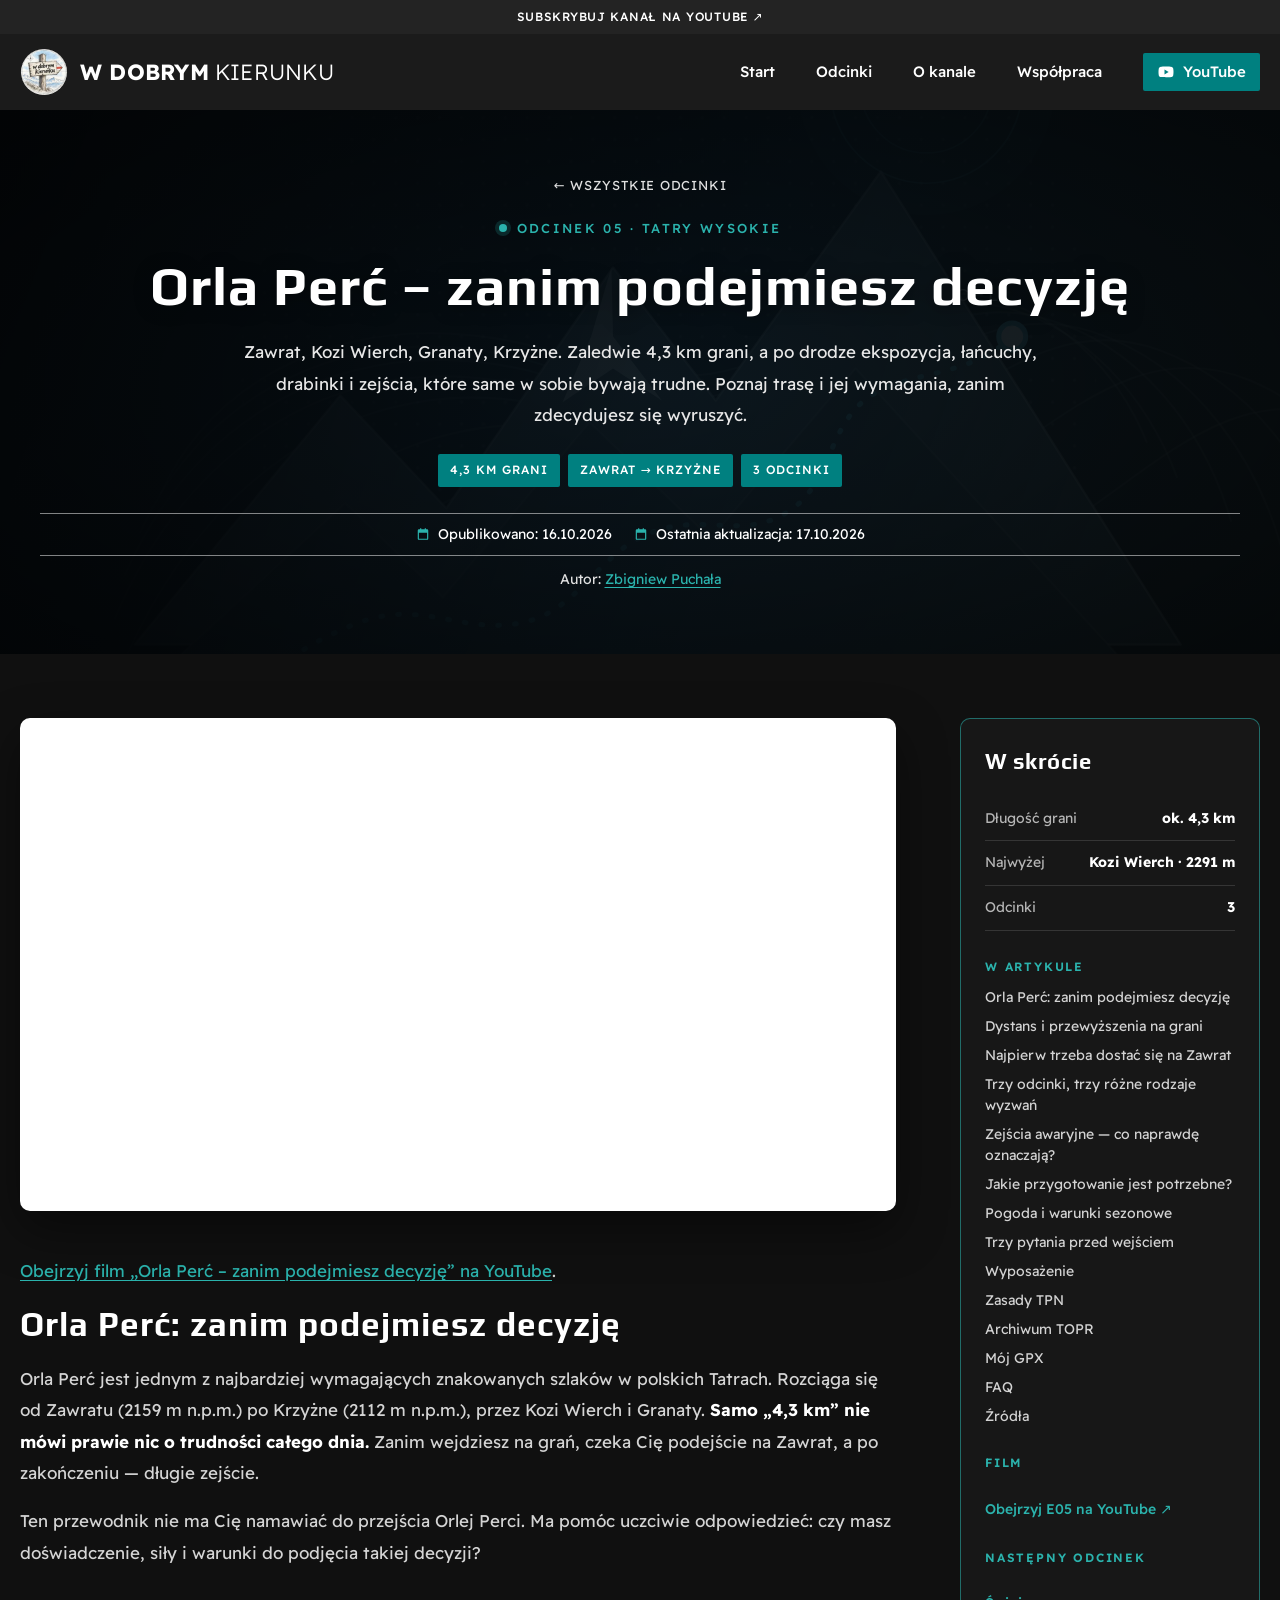
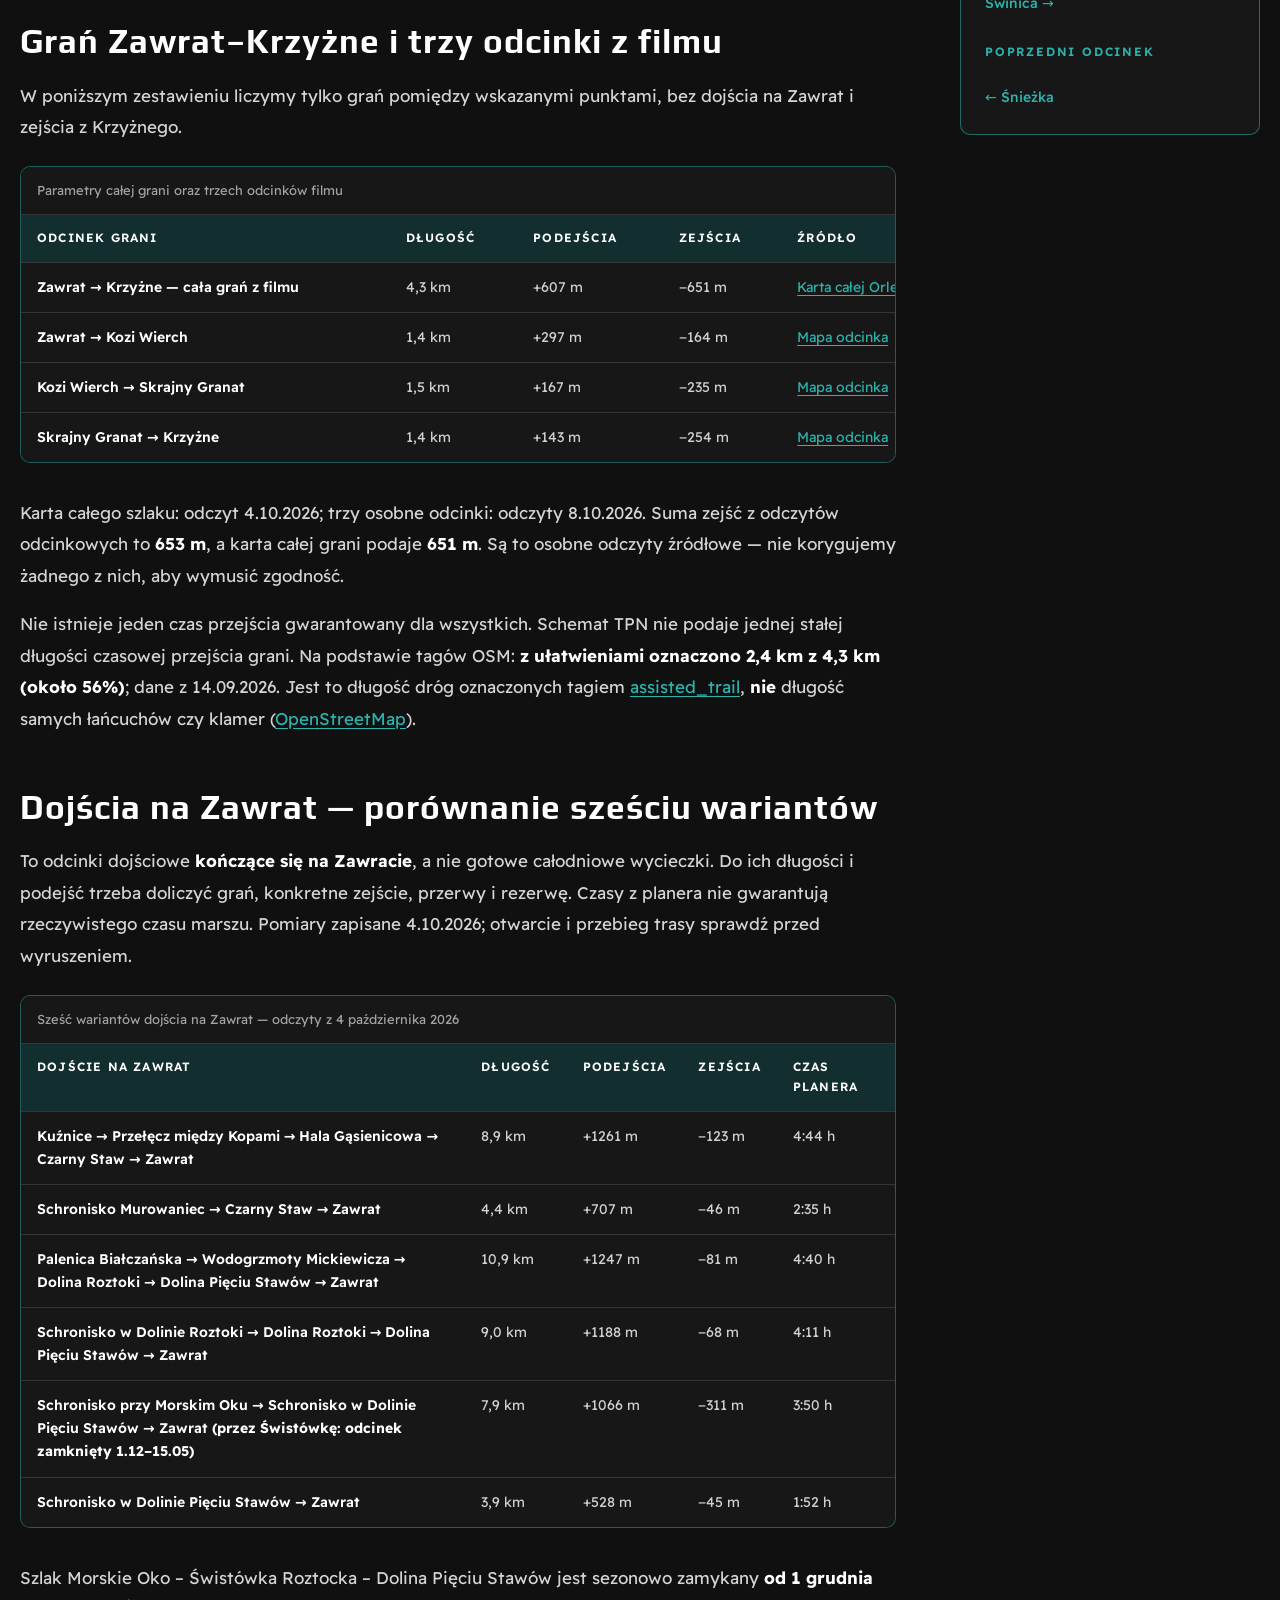
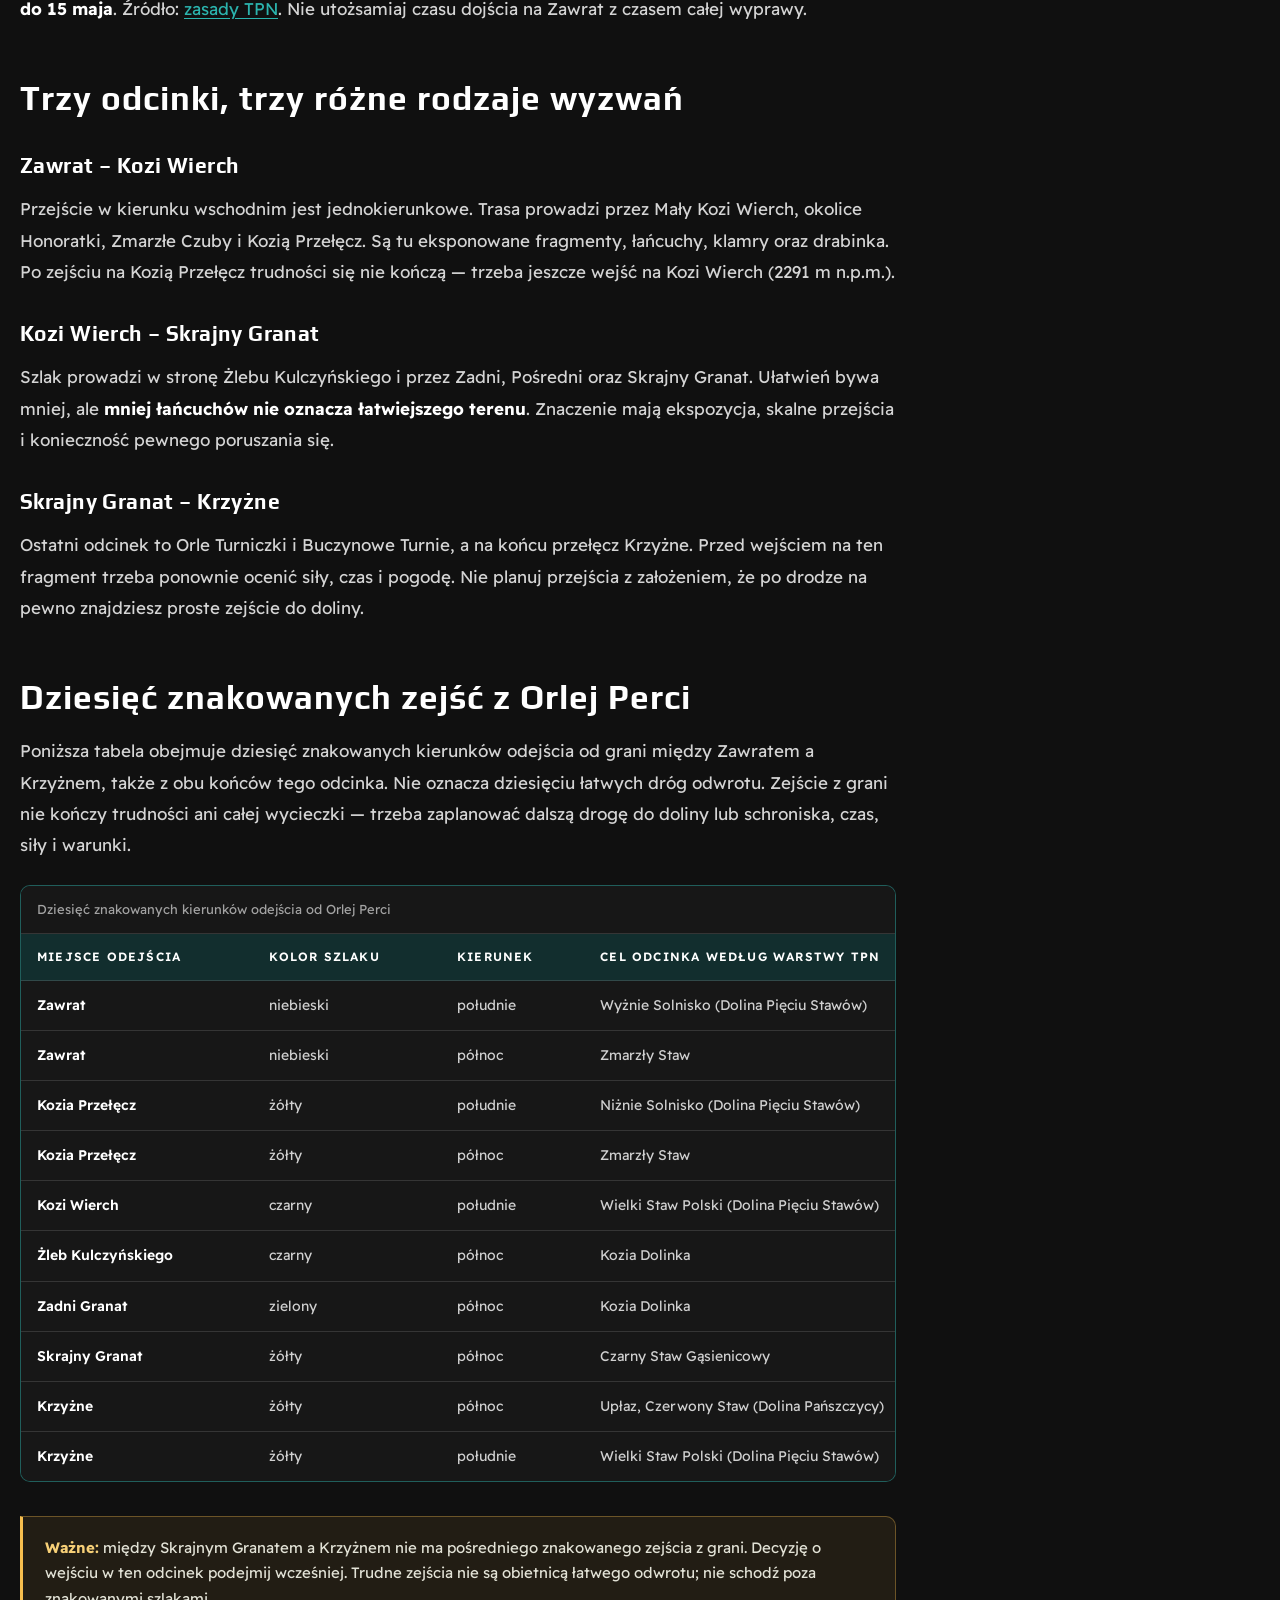
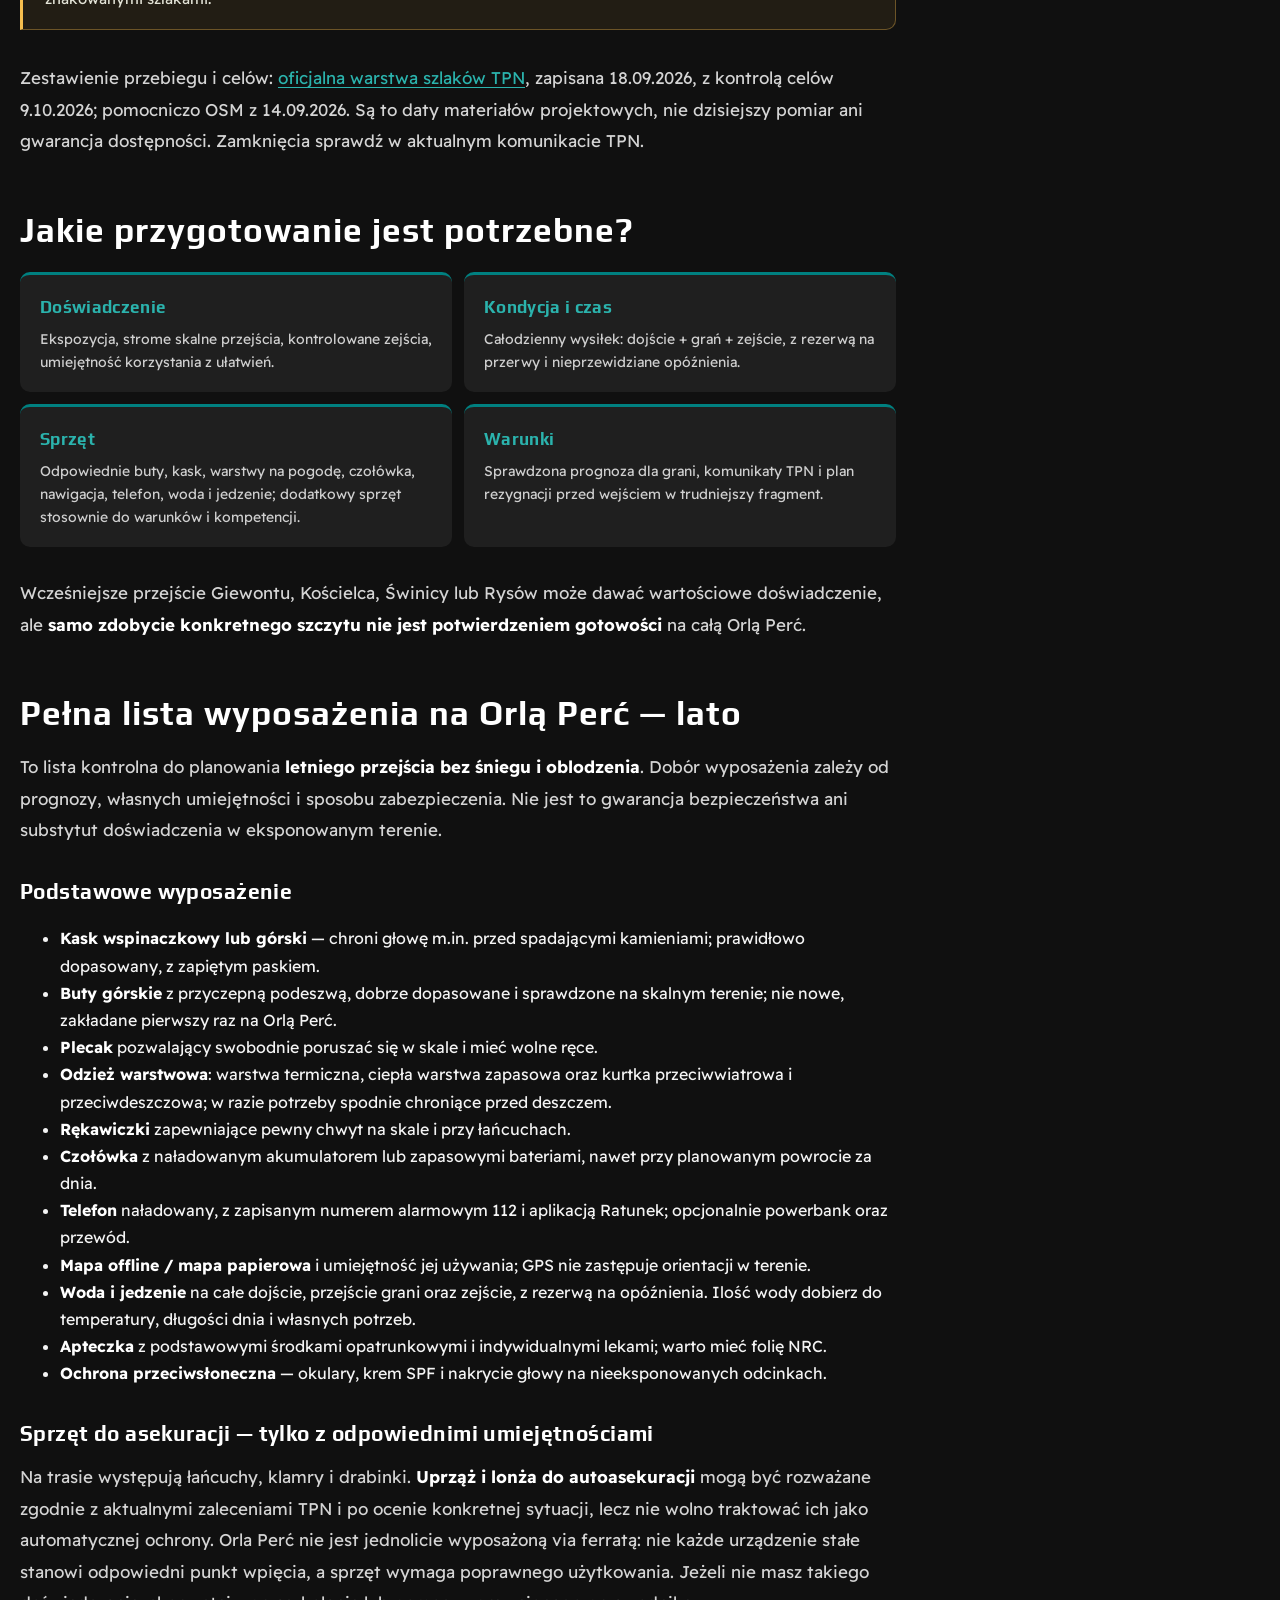
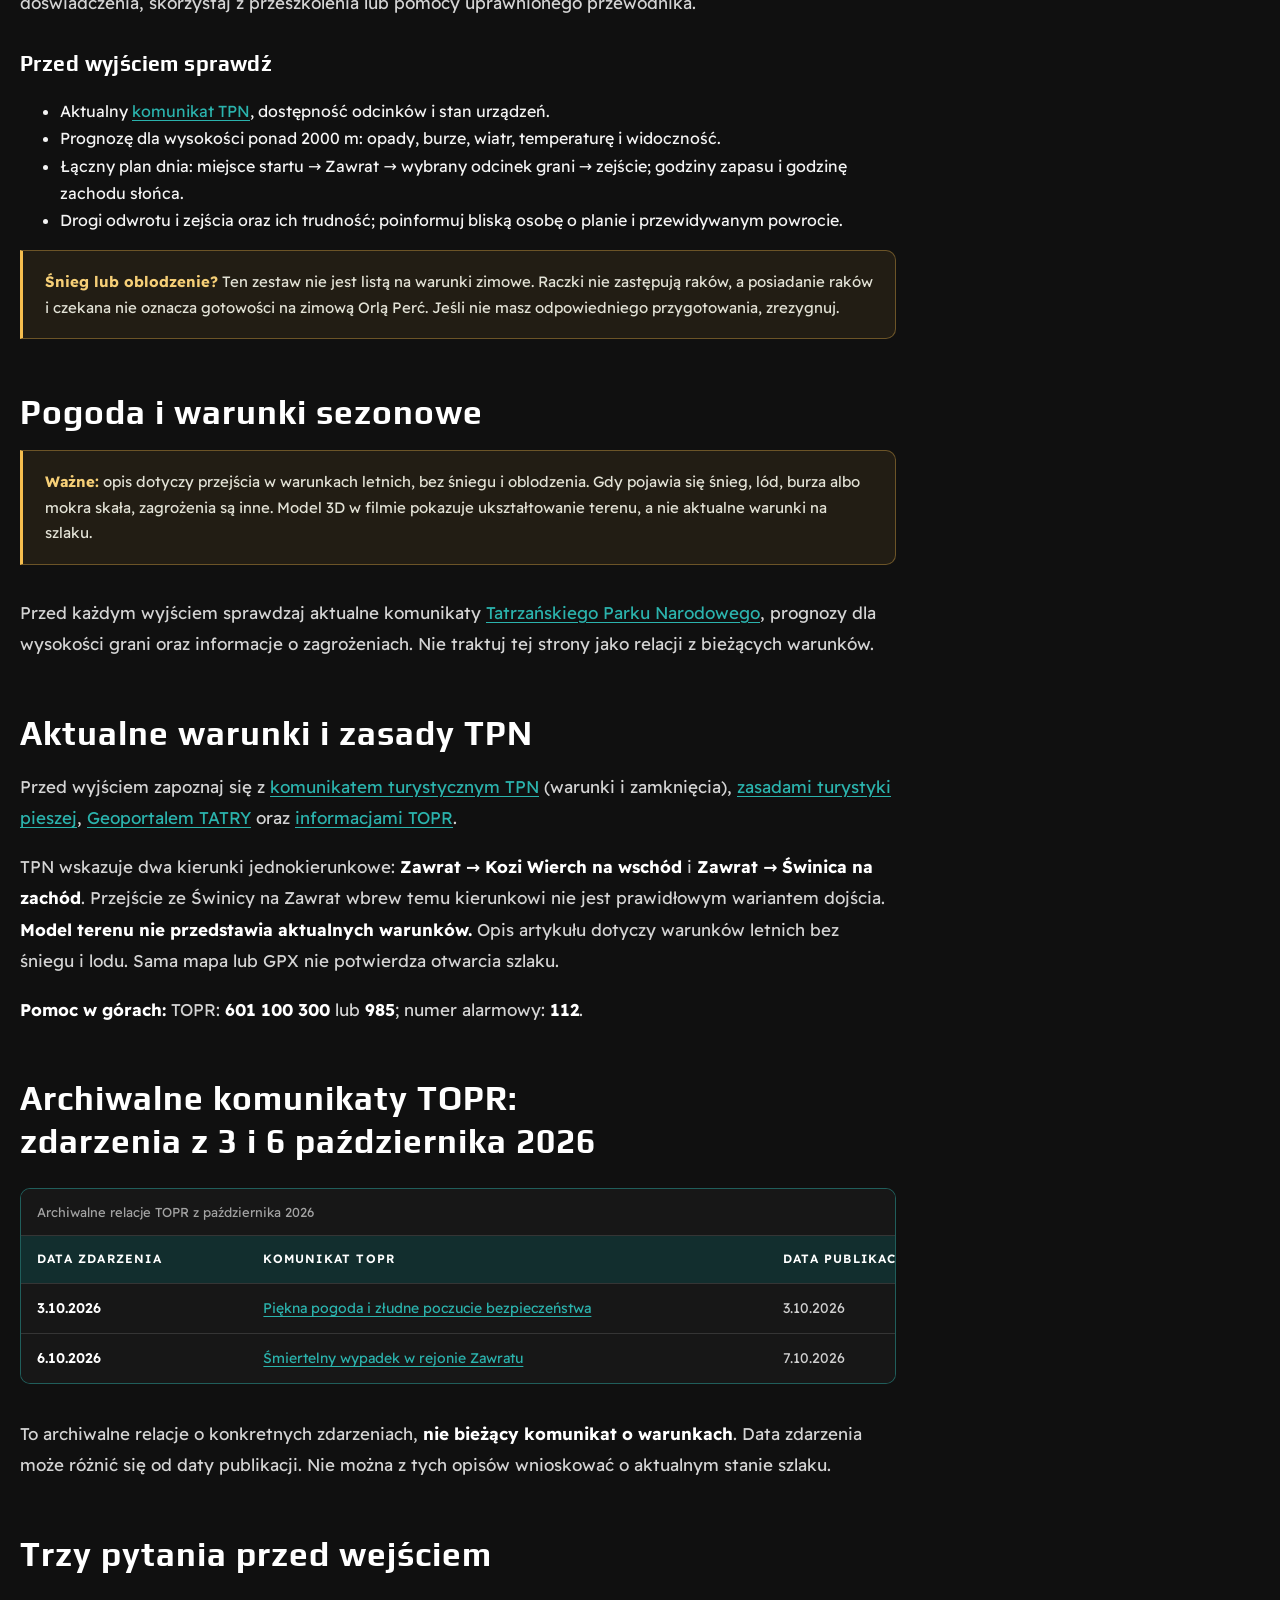
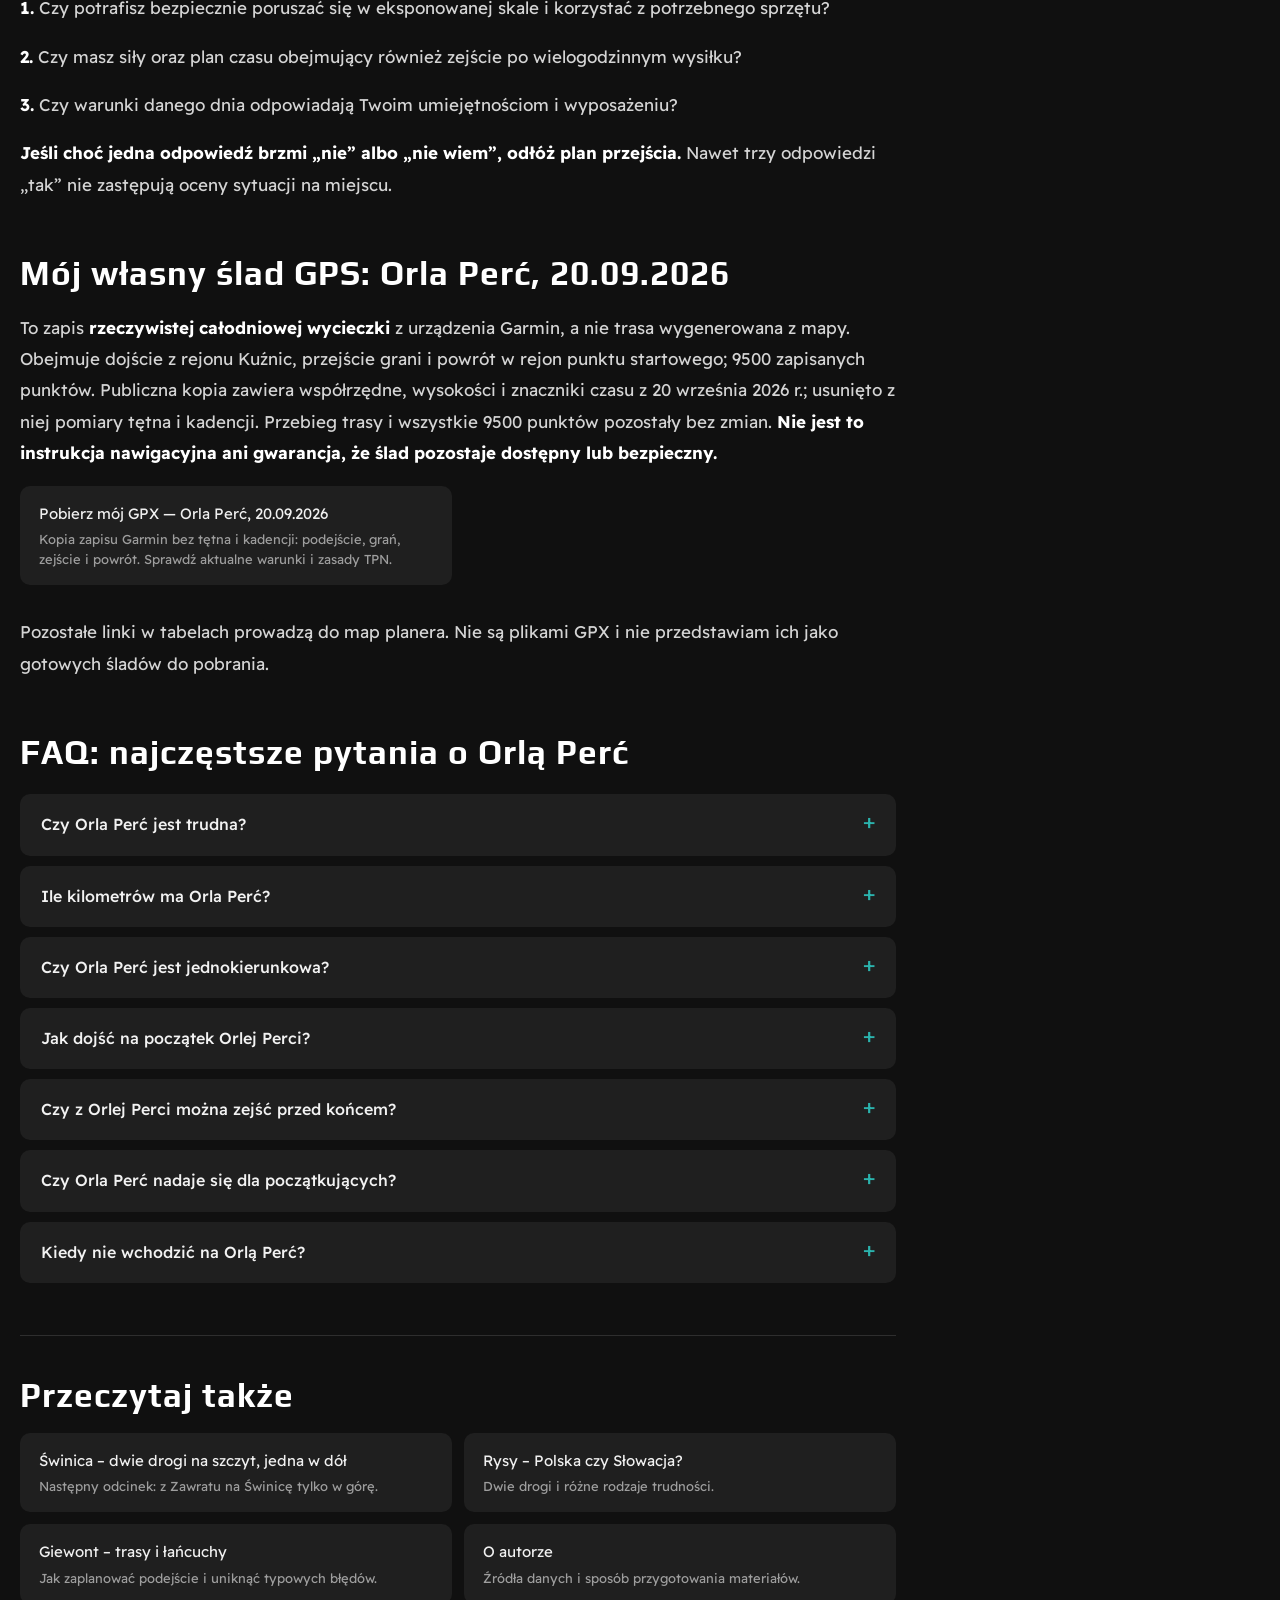
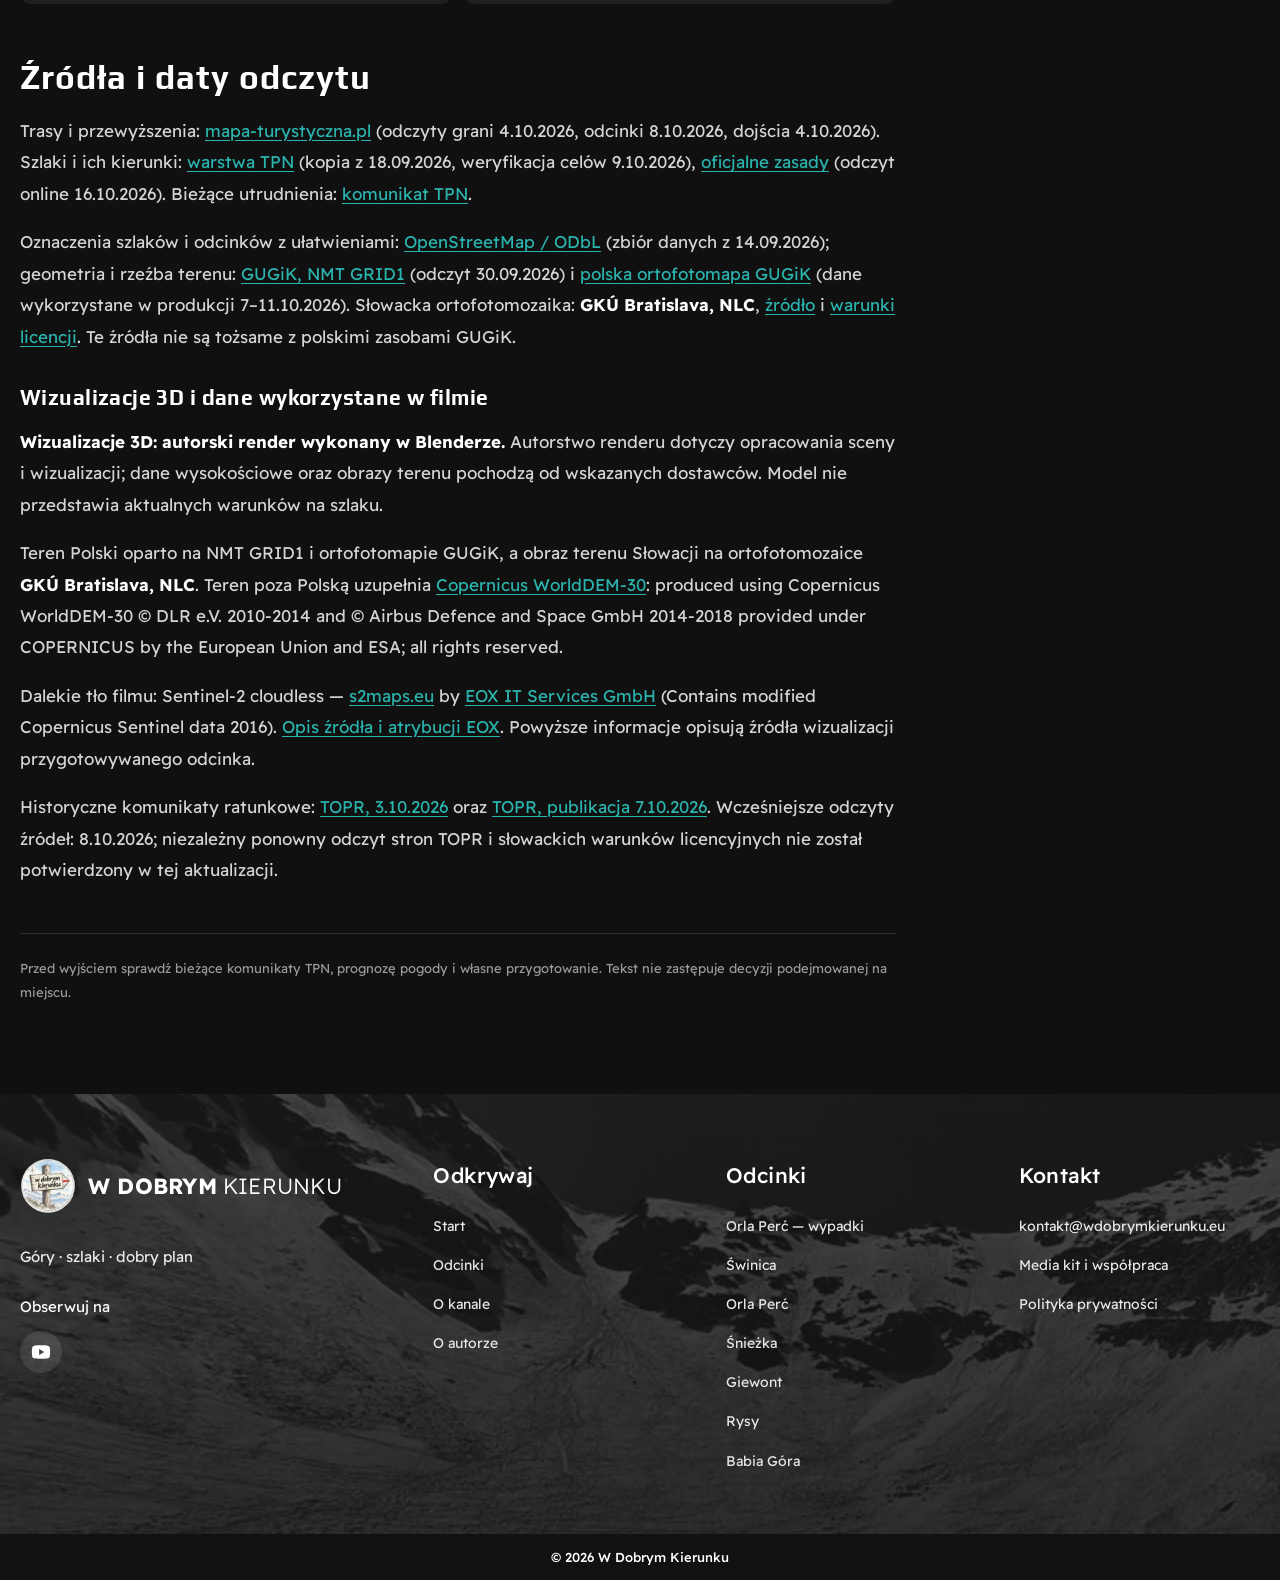
<file: site/odcinki/orla-perc.html>
<!doctype html>
<html lang="pl">
<head>
<meta charset="utf-8">
<meta name="viewport" content="width=device-width, initial-scale=1">
<meta name="theme-color" content="#101010">
<meta name="author" content="Zbigniew Puchała">
<meta name="description" content="Orla Perć – zanim podejmiesz decyzję. Zawrat–Krzyżne: 4,3 km grani, podejścia, trudności, łańcuchy, zejścia awaryjne i przygotowanie.">
<meta property="og:type" content="article">
<meta property="og:title" content="Orla Perć – zanim podejmiesz decyzję | W Dobrym Kierunku">
<meta property="og:description" content="Zobacz, co naprawdę oznacza przejście Orlej Perci: od dojścia na Zawrat po zejście z grani.">
<meta property="og:url" content="https://wdobrymkierunku.eu/odcinki/orla-perc.html">
<meta property="og:site_name" content="W Dobrym Kierunku">
<meta property="og:locale" content="pl_PL">
<meta property="og:image" content="https://wdobrymkierunku.eu/assets/images/orla-perc-social.png">
<meta property="og:image:type" content="image/png">
<meta property="og:image:width" content="1200">
<meta property="og:image:height" content="630">
<meta property="og:image:alt" content="Orla Perć — zanim podejmiesz decyzję. Zawrat → Krzyżne, 4,3 km grani, dojścia i zejścia.">
<meta name="twitter:card" content="summary_large_image">
<meta name="twitter:title" content="Orla Perć – zanim podejmiesz decyzję | W Dobrym Kierunku">
<meta name="twitter:description" content="Zawrat–Krzyżne: 4,3 km grani, sześć dojść, dziesięć znakowanych zejść i przygotowanie.">
<meta name="twitter:image" content="https://wdobrymkierunku.eu/assets/images/orla-perc-social.png">
<meta name="twitter:image:alt" content="Orla Perć — zanim podejmiesz decyzję. Zawrat → Krzyżne, 4,3 km grani, dojścia i zejścia.">
<link rel="canonical" href="https://wdobrymkierunku.eu/odcinki/orla-perc.html">
<title>Orla Perć – zanim podejmiesz decyzję | Szlak, trudności i przygotowanie</title>
<link rel="icon" href="../assets/wdk-logo.webp" type="image/webp">
<link rel="preconnect" href="https://fonts.googleapis.com">
<link rel="preconnect" href="https://fonts.gstatic.com" crossorigin>
<link href="https://fonts.googleapis.com/css2?family=Play:wght@400;700&amp;family=Readex+Pro:wght@300;400;500;600;700&amp;display=swap" rel="stylesheet">
<script>document.documentElement.classList.add('js')</script>
<link rel="stylesheet" href="../styles.css?v=aster-20261113">
<script type="application/ld+json">{"@context":"https://schema.org","@graph":[{"@type":"Article","@id":"https://wdobrymkierunku.eu/odcinki/orla-perc.html#article","headline":"Orla Perć – zanim podejmiesz decyzję","description":"Orla Perć od Zawratu do Krzyżnego: długość, dojście, trudności, zejścia, wymagania i przygotowanie przed podjęciem decyzji.","inLanguage":"pl-PL","datePublished":"2026-10-16","author":{"@type":"Person","name":"Zbigniew Puchała","url":"https://wdobrymkierunku.eu/autor.html"},"publisher":{"@type":"Organization","name":"W Dobrym Kierunku","url":"https://wdobrymkierunku.eu/"},"mainEntityOfPage":"https://wdobrymkierunku.eu/odcinki/orla-perc.html","dateModified":"2026-10-17","image":{"@type":"ImageObject","url":"https://wdobrymkierunku.eu/assets/images/orla-perc-social.png","width":1200,"height":630,"caption":"Orla Perć — zanim podejmiesz decyzję. Zawrat → Krzyżne, 4,3 km grani, dojścia i zejścia."},"video":{"@id":"https://wdobrymkierunku.eu/odcinki/orla-perc.html#video"}},{"@type":"BreadcrumbList","itemListElement":[{"@type":"ListItem","position":1,"name":"Strona główna","item":"https://wdobrymkierunku.eu/"},{"@type":"ListItem","position":2,"name":"Orla Perć","item":"https://wdobrymkierunku.eu/odcinki/orla-perc.html"}]},{"@type":"FAQPage","mainEntity":[{"@type":"Question","name":"Czy Orla Perć jest trudna?","acceptedAnswer":{"@type":"Answer","text":"Tak. To wymagający, eksponowany szlak wysokogórski z łańcuchami, klamrami i drabinkami. Sam dystans nie opisuje jego trudności: potrzebne są doświadczenie w skalnym terenie, odporność na ekspozycję i zapas sił."}},{"@type":"Question","name":"Ile kilometrów ma Orla Perć?","acceptedAnswer":{"@type":"Answer","text":"Od Zawratu do Krzyżnego około 4,3 km według planera mapa-turystyczna.pl. Dolicz wielokilometrowe dojście na Zawrat i zejście do doliny. Odległość zależy od metody pomiaru."}},{"@type":"Question","name":"Czy Orla Perć jest jednokierunkowa?","acceptedAnswer":{"@type":"Answer","text":"Odcinek od Zawratu do Koziego Wierchu jest jednokierunkowy, w kierunku wschodnim. Pozostałe odcinki nie podlegają tej samej zasadzie; przed wyjściem sprawdź aktualne oznakowanie i komunikaty TPN."}},{"@type":"Question","name":"Jak dojść na początek Orlej Perci?","acceptedAnswer":{"@type":"Answer","text":"Na Zawrat można dojść od północy, przez Halę Gąsienicową i Zmarzły Staw, lub od południa, od Doliny Pięciu Stawów Polskich. To osobne, wymagające podejścia, które trzeba uwzględnić w całym planie dnia."}},{"@type":"Question","name":"Czy z Orlej Perci można zejść przed końcem?","acceptedAnswer":{"@type":"Answer","text":"Są znakowane zejścia m.in. z Koziej Przełęczy, Koziego Wierchu i Granatów, ale wiele z nich jest trudnych. Na odcinku Skrajny Granat–Krzyżne nie należy zakładać dostępności pośredniego znakowanego zejścia do doliny. Sprawdź aktualną mapę TPN."}},{"@type":"Question","name":"Czy Orla Perć nadaje się dla początkujących?","acceptedAnswer":{"@type":"Answer","text":"Nie jest rozsądnym pierwszym szlakiem w ekspozycji. Warto wcześniej zdobywać doświadczenie w skalnym terenie, ćwiczyć poruszanie się po stromych zejściach i oceniać wysiłek po wielu godzinach marszu."}},{"@type":"Question","name":"Kiedy nie wchodzić na Orlą Perć?","acceptedAnswer":{"@type":"Answer","text":"Gdy brakuje doświadczenia, sprzętu, zapasu czasu lub sił albo warunki nie odpowiadają umiejętnościom. Mokra skała, burza, śnieg i oblodzenie radykalnie zmieniają ryzyko. Opis na tej stronie odnosi się do przejścia letniego bez śniegu i lodu."}}]},{"@type":"VideoObject","@id":"https://wdobrymkierunku.eu/odcinki/orla-perc.html#video","name":"Orla Perć – zanim podejmiesz decyzję","description":"Film o Orlej Perci: podejście na Zawrat, trzy odcinki grani, zejścia, wyposażenie i ocena przygotowania.","thumbnailUrl":"https://img.youtube.com/vi/4hKhfTYWHQ0/maxresdefault.jpg","embedUrl":"https://www.youtube-nocookie.com/embed/4hKhfTYWHQ0","url":"https://www.youtube.com/watch?v=4hKhfTYWHQ0","inLanguage":"pl-PL","publisher":{"@type":"Organization","name":"W Dobrym Kierunku","url":"https://wdobrymkierunku.eu/"}}]}</script>
<link rel="alternate" type="application/atom+xml" href="https://wdobrymkierunku.eu/feed.xml" title="W Dobrym Kierunku — nowe wpisy">
<script src="../main.js" defer></script>
</head>
<body class="article-page">
<a class="skip-link" href="#main">Przejdź do treści</a>
<div class="topbar"><a href="https://www.youtube.com/@w.dobrym.kierunku?sub_confirmation=1" target="_blank" rel="noopener noreferrer">Subskrybuj kanał na YouTube <span aria-hidden="true">↗</span></a></div>
<header class="site-header"><a class="brand" href="../#top" aria-label="W Dobrym Kierunku — strona główna"><img src="../assets/wdk-logo.webp" width="74" height="74" alt="Logo W Dobrym Kierunku"><span class="brand-word" aria-hidden="true"><b>W Dobrym</b> Kierunku</span></a><button class="nav-toggle" type="button" aria-expanded="false" aria-controls="main-nav" aria-label="Otwórz menu"><span></span></button><nav class="main-nav" id="main-nav" aria-label="Nawigacja główna"><a href="../#top">Start</a><a href="../#odcinki">Odcinki</a><a href="../#o-kanale">O kanale</a><a href="../media-kit.html">Współpraca</a><a class="nav-cta" href="https://www.youtube.com/@w.dobrym.kierunku" target="_blank" rel="noopener noreferrer"><svg viewBox="0 0 24 24" aria-hidden="true"><path d="M21.6 7.2a2.9 2.9 0 0 0-2-2C17.8 4.7 12 4.7 12 4.7s-5.8 0-7.6.5a2.9 2.9 0 0 0-2 2A30.3 30.3 0 0 0 2 12a30.3 30.3 0 0 0 .4 4.8 2.9 2.9 0 0 0 2 2c1.8.5 7.6.5 7.6.5s5.8 0 7.6-.5a2.9 2.9 0 0 0 2-2A30.3 30.3 0 0 0 22 12a30.3 30.3 0 0 0-.4-4.8ZM10 15.2V8.8l5.5 3.2-5.5 3.2Z"/></svg><span>YouTube</span></a></nav></header>
<main id="main">
<section class="article-hero" style="background-image:linear-gradient(110deg,rgba(9,17,23,.97),rgba(14,37,53,.85) 55%,rgba(25,43,51,.78)),url('../assets/hero-map.svg')" aria-labelledby="article-title">
<div class="article-hero-inner section-wrap">
<a class="article-back" href="../#odcinki">← Wszystkie odcinki</a>
<p class="eyebrow"><span class="live-dot"></span> ODCINEK 05 · TATRY WYSOKIE</p>
<h1 id="article-title">Orla Perć – zanim podejmiesz decyzję</h1>
<p class="article-lead">Zawrat, Kozi Wierch, Granaty, Krzyżne. Zaledwie 4,3 km grani, a po drodze ekspozycja, łańcuchy, drabinki i zejścia, które same w sobie bywają trudne. Poznaj trasę i jej wymagania, zanim zdecydujesz się wyruszyć.</p>
<div class="article-meta"><span>4,3 km grani</span><span>Zawrat → Krzyżne</span><span>3 odcinki</span></div>
<div class="article-dates"><span>Opublikowano: 16.10.2026</span><span>Ostatnia aktualizacja: 17.10.2026</span></div>
<p class="article-byline">Autor: <a href="../autor.html">Zbigniew Puchała</a></p>
</div></section>
<div class="article-layout section-wrap"><article class="article-body">
<div class="article-video"><iframe src="https://www.youtube-nocookie.com/embed/4hKhfTYWHQ0" title="Orla Perć – zanim podejmiesz decyzję" loading="lazy" allow="accelerometer; autoplay; clipboard-write; encrypted-media; gyroscope; picture-in-picture; web-share" referrerpolicy="strict-origin-when-cross-origin" allowfullscreen></iframe></div><p><a href="https://youtu.be/4hKhfTYWHQ0" target="_blank" rel="noopener noreferrer">Obejrzyj film „Orla Perć – zanim podejmiesz decyzję” na YouTube</a>.</p>
<h2 id="decyzja">Orla Perć: zanim podejmiesz decyzję</h2><p>Orla Perć jest jednym z najbardziej wymagających znakowanych szlaków w polskich Tatrach. Rozciąga się od Zawratu (2159 m n.p.m.) po Krzyżne (2112 m n.p.m.), przez Kozi Wierch i Granaty. <strong>Samo „4,3 km” nie mówi prawie nic o trudności całego dnia.</strong> Zanim wejdziesz na grań, czeka Cię podejście na Zawrat, a po zakończeniu — długie zejście.</p><p>Ten przewodnik nie ma Cię namawiać do przejścia Orlej Perci. Ma pomóc uczciwie odpowiedzieć: czy masz doświadczenie, siły i warunki do podjęcia takiej decyzji?</p>
<h2 id="liczby">Grań Zawrat–Krzyżne i trzy odcinki z filmu</h2>
<p>W poniższym zestawieniu liczymy tylko grań pomiędzy wskazanymi punktami, bez dojścia na Zawrat i zejścia z Krzyżnego.</p><div class="route-table-wrap" role="region" aria-label="Parametry całej grani oraz trzech odcinków filmu" tabindex="0"><table class="route-table"><caption>Parametry całej grani oraz trzech odcinków filmu</caption><thead><tr><th scope="col">Odcinek grani</th><th scope="col">Długość</th><th scope="col">Podejścia</th><th scope="col">Zejścia</th><th scope="col">Źródło</th></tr></thead><tbody><tr><td>Zawrat → Krzyżne — cała grań z filmu</td><td>4,3 km</td><td>+607 m</td><td>−651 m</td><td><a href="https://mapa-turystyczna.pl/trail/orla-perc-tt" target="_blank" rel="noopener noreferrer">Karta całej Orlej Perci</a></td></tr><tr><td>Zawrat → Kozi Wierch</td><td>1,4 km</td><td>+297 m</td><td>−164 m</td><td><a href="https://mapa-turystyczna.pl/route?q=49.2190881,20.016392;49.21832,20.02871" target="_blank" rel="noopener noreferrer">Mapa odcinka</a></td></tr><tr><td>Kozi Wierch → Skrajny Granat</td><td>1,5 km</td><td>+167 m</td><td>−235 m</td><td><a href="https://mapa-turystyczna.pl/route?q=49.21832,20.02871;49.22694,20.03329" target="_blank" rel="noopener noreferrer">Mapa odcinka</a></td></tr><tr><td>Skrajny Granat → Krzyżne</td><td>1,4 km</td><td>+143 m</td><td>−254 m</td><td><a href="https://mapa-turystyczna.pl/route?q=49.22694,20.03329;49.22865,20.04728" target="_blank" rel="noopener noreferrer">Mapa odcinka</a></td></tr></tbody></table></div><p>Karta całego szlaku: odczyt 4.10.2026; trzy osobne odcinki: odczyty 8.10.2026. Suma zejść z odczytów odcinkowych to <strong>653 m</strong>, a karta całej grani podaje <strong>651 m</strong>. Są to osobne odczyty źródłowe — nie korygujemy żadnego z nich, aby wymusić zgodność.</p>
<p>Nie istnieje jeden czas przejścia gwarantowany dla wszystkich. Schemat TPN nie podaje jednej stałej długości czasowej przejścia grani. Na podstawie tagów OSM: <strong>z ułatwieniami oznaczono 2,4 km z 4,3 km (około 56%)</strong>; dane z 14.09.2026. Jest to długość dróg oznaczonych tagiem <a href="https://wiki.openstreetmap.org/wiki/Key:assisted_trail" target="_blank" rel="noopener noreferrer">assisted_trail</a>, <strong>nie</strong> długość samych łańcuchów czy klamer (<a href="https://www.openstreetmap.org/copyright" target="_blank" rel="noopener noreferrer">OpenStreetMap</a>).</p>
<h2 id="dojscie">Dojścia na Zawrat — porównanie sześciu wariantów</h2>
<p>To odcinki dojściowe <strong>kończące się na Zawracie</strong>, a nie gotowe całodniowe wycieczki. Do ich długości i podejść trzeba doliczyć grań, konkretne zejście, przerwy i rezerwę. Czasy z planera nie gwarantują rzeczywistego czasu marszu. Pomiary zapisane 4.10.2026; otwarcie i przebieg trasy sprawdź przed wyruszeniem.</p><div class="route-table-wrap" role="region" aria-label="Sześć wariantów dojścia na Zawrat — odczyty z 4 października 2026" tabindex="0"><table class="route-table"><caption>Sześć wariantów dojścia na Zawrat — odczyty z 4 października 2026</caption><thead><tr><th scope="col">Dojście na Zawrat</th><th scope="col">Długość</th><th scope="col">Podejścia</th><th scope="col">Zejścia</th><th scope="col">Czas planera</th><th scope="col">Mapa trasy</th></tr></thead><tbody><tr><td>Kuźnice → Przełęcz między Kopami → Hala Gąsienicowa → Czarny Staw → Zawrat</td><td>8,9 km</td><td>+1261 m</td><td>−123 m</td><td>4:44 h</td><td><a href="https://mapa-turystyczna.pl/route/sqhe" target="_blank" rel="noopener noreferrer">Mapa trasy</a></td></tr><tr><td>Schronisko Murowaniec → Czarny Staw → Zawrat</td><td>4,4 km</td><td>+707 m</td><td>−46 m</td><td>2:35 h</td><td><a href="https://mapa-turystyczna.pl/route?q=49.2434181,20.0071598%3B49.2190881,20.016392" target="_blank" rel="noopener noreferrer">Mapa trasy</a></td></tr><tr><td>Palenica Białczańska → Wodogrzmoty Mickiewicza → Dolina Roztoki → Dolina Pięciu Stawów → Zawrat</td><td>10,9 km</td><td>+1247 m</td><td>−81 m</td><td>4:40 h</td><td><a href="https://mapa-turystyczna.pl/route/1bn" target="_blank" rel="noopener noreferrer">Mapa trasy</a></td></tr><tr><td>Schronisko w Dolinie Roztoki → Dolina Roztoki → Dolina Pięciu Stawów → Zawrat</td><td>9,0 km</td><td>+1188 m</td><td>−68 m</td><td>4:11 h</td><td><a href="https://mapa-turystyczna.pl/route/3ed4" target="_blank" rel="noopener noreferrer">Mapa trasy</a></td></tr><tr><td>Schronisko przy Morskim Oku → Schronisko w Dolinie Pięciu Stawów → Zawrat <strong>(przez Świstówkę: odcinek zamknięty 1.12–15.05)</strong></td><td>7,9 km</td><td>+1066 m</td><td>−311 m</td><td>3:50 h</td><td><a href="https://mapa-turystyczna.pl/route/43n" target="_blank" rel="noopener noreferrer">Mapa trasy</a></td></tr><tr><td>Schronisko w Dolinie Pięciu Stawów → Zawrat</td><td>3,9 km</td><td>+528 m</td><td>−45 m</td><td>1:52 h</td><td><a href="https://mapa-turystyczna.pl/route?q=49.213641,20.0487403%3B49.2190881,20.016392" target="_blank" rel="noopener noreferrer">Mapa trasy</a></td></tr></tbody></table></div><p>Szlak Morskie Oko – Świstówka Roztocka – Dolina Pięciu Stawów jest sezonowo zamykany <strong>od 1 grudnia do 15 maja</strong>. Źródło: <a href="https://tpn.gov.pl/turystyka-piesza" target="_blank" rel="noopener noreferrer">zasady TPN</a>. Nie utożsamiaj czasu dojścia na Zawrat z czasem całej wyprawy.</p>
<h2 id="odcinki">Trzy odcinki, trzy różne rodzaje wyzwań</h2><h3>Zawrat – Kozi Wierch</h3><p>Przejście w kierunku wschodnim jest jednokierunkowe. Trasa prowadzi przez Mały Kozi Wierch, okolice Honoratki, Zmarzłe Czuby i Kozią Przełęcz. Są tu eksponowane fragmenty, łańcuchy, klamry oraz drabinka. Po zejściu na Kozią Przełęcz trudności się nie kończą — trzeba jeszcze wejść na Kozi Wierch (2291 m n.p.m.).</p><h3>Kozi Wierch – Skrajny Granat</h3><p>Szlak prowadzi w stronę Żlebu Kulczyńskiego i przez Zadni, Pośredni oraz Skrajny Granat. Ułatwień bywa mniej, ale <strong>mniej łańcuchów nie oznacza łatwiejszego terenu</strong>. Znaczenie mają ekspozycja, skalne przejścia i konieczność pewnego poruszania się.</p><h3>Skrajny Granat – Krzyżne</h3><p>Ostatni odcinek to Orle Turniczki i Buczynowe Turnie, a na końcu przełęcz Krzyżne. Przed wejściem na ten fragment trzeba ponownie ocenić siły, czas i pogodę. Nie planuj przejścia z założeniem, że po drodze na pewno znajdziesz proste zejście do doliny.</p>
<h2 id="zejscia">Dziesięć znakowanych zejść z Orlej Perci</h2>
<p>Poniższa tabela obejmuje dziesięć znakowanych kierunków odejścia od grani między Zawratem a Krzyżnem, także z obu końców tego odcinka. Nie oznacza dziesięciu łatwych dróg odwrotu. Zejście z grani nie kończy trudności ani całej wycieczki — trzeba zaplanować dalszą drogę do doliny lub schroniska, czas, siły i warunki.</p><div class="route-table-wrap" role="region" aria-label="Dziesięć znakowanych kierunków odejścia od Orlej Perci" tabindex="0"><table class="route-table"><caption>Dziesięć znakowanych kierunków odejścia od Orlej Perci</caption><thead><tr><th scope="col">Miejsce odejścia</th><th scope="col">Kolor szlaku</th><th scope="col">Kierunek</th><th scope="col">Cel odcinka według warstwy TPN</th></tr></thead><tbody><tr><td>Zawrat</td><td>niebieski</td><td>południe</td><td>Wyżnie Solnisko (Dolina Pięciu Stawów)</td></tr><tr><td>Zawrat</td><td>niebieski</td><td>północ</td><td>Zmarzły Staw</td></tr><tr><td>Kozia Przełęcz</td><td>żółty</td><td>południe</td><td>Niżnie Solnisko (Dolina Pięciu Stawów)</td></tr><tr><td>Kozia Przełęcz</td><td>żółty</td><td>północ</td><td>Zmarzły Staw</td></tr><tr><td>Kozi Wierch</td><td>czarny</td><td>południe</td><td>Wielki Staw Polski (Dolina Pięciu Stawów)</td></tr><tr><td>Żleb Kulczyńskiego</td><td>czarny</td><td>północ</td><td>Kozia Dolinka</td></tr><tr><td>Zadni Granat</td><td>zielony</td><td>północ</td><td>Kozia Dolinka</td></tr><tr><td>Skrajny Granat</td><td>żółty</td><td>północ</td><td>Czarny Staw Gąsienicowy</td></tr><tr><td>Krzyżne</td><td>żółty</td><td>północ</td><td>Upłaz, Czerwony Staw (Dolina Pańszczycy)</td></tr><tr><td>Krzyżne</td><td>żółty</td><td>południe</td><td>Wielki Staw Polski (Dolina Pięciu Stawów)</td></tr></tbody></table></div><div class="article-alert"><p><strong>Ważne:</strong> między Skrajnym Granatem a Krzyżnem nie ma pośredniego znakowanego zejścia z grani. Decyzję o wejściu w ten odcinek podejmij wcześniej. Trudne zejścia nie są obietnicą łatwego odwrotu; nie schodź poza znakowanymi szlakami.</p></div>
<p>Zestawienie przebiegu i celów: <a href="https://gis.tpn.pl" target="_blank" rel="noopener noreferrer">oficjalna warstwa szlaków TPN</a>, zapisana 18.09.2026, z kontrolą celów 9.10.2026; pomocniczo OSM z 14.09.2026. Są to daty materiałów projektowych, nie dzisiejszy pomiar ani gwarancja dostępności. Zamknięcia sprawdź w aktualnym komunikacie TPN.</p>
<h2 id="przygotowanie">Jakie przygotowanie jest potrzebne?</h2><div class="decision-grid"><div class="decision-card"><strong>Doświadczenie</strong><span>Ekspozycja, strome skalne przejścia, kontrolowane zejścia, umiejętność korzystania z ułatwień.</span></div><div class="decision-card"><strong>Kondycja i czas</strong><span>Całodzienny wysiłek: dojście + grań + zejście, z rezerwą na przerwy i nieprzewidziane opóźnienia.</span></div><div class="decision-card"><strong>Sprzęt</strong><span>Odpowiednie buty, kask, warstwy na pogodę, czołówka, nawigacja, telefon, woda i jedzenie; dodatkowy sprzęt stosownie do warunków i kompetencji.</span></div><div class="decision-card"><strong>Warunki</strong><span>Sprawdzona prognoza dla grani, komunikaty TPN i plan rezygnacji przed wejściem w trudniejszy fragment.</span></div></div><p>Wcześniejsze przejście Giewontu, Kościelca, Świnicy lub Rysów może dawać wartościowe doświadczenie, ale <strong>samo zdobycie konkretnego szczytu nie jest potwierdzeniem gotowości</strong> na całą Orlą Perć.</p>
<h2 id="wyposazenie">Pełna lista wyposażenia na Orlą Perć — lato</h2>
<p>To lista kontrolna do planowania <strong>letniego przejścia bez śniegu i oblodzenia</strong>. Dobór wyposażenia zależy od prognozy, własnych umiejętności i sposobu zabezpieczenia. Nie jest to gwarancja bezpieczeństwa ani substytut doświadczenia w eksponowanym terenie.</p>
<h3>Podstawowe wyposażenie</h3>
<ul>
<li><strong>Kask wspinaczkowy lub górski</strong> — chroni głowę m.in. przed spadającymi kamieniami; prawidłowo dopasowany, z zapiętym paskiem.</li>
<li><strong>Buty górskie</strong> z przyczepną podeszwą, dobrze dopasowane i sprawdzone na skalnym terenie; nie nowe, zakładane pierwszy raz na Orlą Perć.</li>
<li><strong>Plecak</strong> pozwalający swobodnie poruszać się w skale i mieć wolne ręce.</li>
<li><strong>Odzież warstwowa</strong>: warstwa termiczna, ciepła warstwa zapasowa oraz kurtka przeciwwiatrowa i przeciwdeszczowa; w razie potrzeby spodnie chroniące przed deszczem.</li>
<li><strong>Rękawiczki</strong> zapewniające pewny chwyt na skale i przy łańcuchach.</li>
<li><strong>Czołówka</strong> z naładowanym akumulatorem lub zapasowymi bateriami, nawet przy planowanym powrocie za dnia.</li>
<li><strong>Telefon</strong> naładowany, z zapisanym numerem alarmowym 112 i aplikacją Ratunek; opcjonalnie powerbank oraz przewód.</li>
<li><strong>Mapa offline / mapa papierowa</strong> i umiejętność jej używania; GPS nie zastępuje orientacji w terenie.</li>
<li><strong>Woda i jedzenie</strong> na całe dojście, przejście grani oraz zejście, z rezerwą na opóźnienia. Ilość wody dobierz do temperatury, długości dnia i własnych potrzeb.</li>
<li><strong>Apteczka</strong> z podstawowymi środkami opatrunkowymi i indywidualnymi lekami; warto mieć folię NRC.</li>
<li><strong>Ochrona przeciwsłoneczna</strong> — okulary, krem SPF i nakrycie głowy na nieeksponowanych odcinkach.</li>
</ul>
<h3>Sprzęt do asekuracji — tylko z odpowiednimi umiejętnościami</h3>
<p>Na trasie występują łańcuchy, klamry i drabinki. <strong>Uprząż i lonża do autoasekuracji</strong> mogą być rozważane zgodnie z aktualnymi zaleceniami TPN i po ocenie konkretnej sytuacji, lecz nie wolno traktować ich jako automatycznej ochrony. Orla Perć nie jest jednolicie wyposażoną via ferratą: nie każde urządzenie stałe stanowi odpowiedni punkt wpięcia, a sprzęt wymaga poprawnego użytkowania. Jeżeli nie masz takiego doświadczenia, skorzystaj z przeszkolenia lub pomocy uprawnionego przewodnika.</p>
<h3>Przed wyjściem sprawdź</h3>
<ul>
<li>Aktualny <a href="https://tpn.gov.pl/komunikat-turystyczny" target="_blank" rel="noopener noreferrer">komunikat TPN</a>, dostępność odcinków i stan urządzeń.</li>
<li>Prognozę dla wysokości ponad 2000 m: opady, burze, wiatr, temperaturę i widoczność.</li>
<li>Łączny plan dnia: miejsce startu → Zawrat → wybrany odcinek grani → zejście; godziny zapasu i godzinę zachodu słońca.</li>
<li>Drogi odwrotu i zejścia oraz ich trudność; poinformuj bliską osobę o planie i przewidywanym powrocie.</li>
</ul>
<div class="article-alert"><p><strong>Śnieg lub oblodzenie?</strong> Ten zestaw nie jest listą na warunki zimowe. Raczki nie zastępują raków, a posiadanie raków i czekana nie oznacza gotowości na zimową Orlą Perć. Jeśli nie masz odpowiedniego przygotowania, zrezygnuj.</p></div>
<h2 id="warunki">Pogoda i warunki sezonowe</h2><div class="article-alert"><p><strong>Ważne:</strong> opis dotyczy przejścia w warunkach letnich, bez śniegu i oblodzenia. Gdy pojawia się śnieg, lód, burza albo mokra skała, zagrożenia są inne. Model 3D w filmie pokazuje ukształtowanie terenu, a nie aktualne warunki na szlaku.</p></div><p>Przed każdym wyjściem sprawdzaj aktualne komunikaty <a href="https://tpn.gov.pl/komunikat-turystyczny" target="_blank" rel="noopener noreferrer">Tatrzańskiego Parku Narodowego</a>, prognozy dla wysokości grani oraz informacje o zagrożeniach. Nie traktuj tej strony jako relacji z bieżących warunków.</p>
<h2 id="aktualne-warunki">Aktualne warunki i zasady TPN</h2>
<p>Przed wyjściem zapoznaj się z <a href="https://tpn.gov.pl/komunikat-turystyczny" target="_blank" rel="noopener noreferrer">komunikatem turystycznym TPN</a> (warunki i zamknięcia), <a href="https://tpn.gov.pl/turystyka-piesza" target="_blank" rel="noopener noreferrer">zasadami turystyki pieszej</a>, <a href="https://geoportaltatry.pl/" target="_blank" rel="noopener noreferrer">Geoportalem TATRY</a> oraz <a href="https://topr.pl/" target="_blank" rel="noopener noreferrer">informacjami TOPR</a>.</p>
<p>TPN wskazuje dwa kierunki jednokierunkowe: <strong>Zawrat → Kozi Wierch na wschód</strong> i <strong>Zawrat → Świnica na zachód</strong>. Przejście ze Świnicy na Zawrat wbrew temu kierunkowi nie jest prawidłowym wariantem dojścia. <strong>Model terenu nie przedstawia aktualnych warunków.</strong> Opis artykułu dotyczy warunków letnich bez śniegu i lodu. Sama mapa lub GPX nie potwierdza otwarcia szlaku.</p>
<p><strong>Pomoc w górach:</strong> TOPR: <strong>601 100 300</strong> lub <strong>985</strong>; numer alarmowy: <strong>112</strong>.</p>
<h2 id="topr-archiwum">Archiwalne komunikaty TOPR: zdarzenia z 3 i 6 października 2026</h2>
<div class="route-table-wrap" role="region" aria-label="Archiwalne relacje TOPR z października 2026" tabindex="0"><table class="route-table"><caption>Archiwalne relacje TOPR z października 2026</caption><thead><tr><th scope="col">Data zdarzenia</th><th scope="col">Komunikat TOPR</th><th scope="col">Data publikacji</th></tr></thead><tbody><tr><td>3.10.2026</td><td><a href="https://topr.pl/en/piekna-pogoda-i-zludne-poczucie-bezpieczenstwa-2/" target="_blank" rel="noopener noreferrer">Piękna pogoda i złudne poczucie bezpieczeństwa</a></td><td>3.10.2026</td></tr><tr><td>6.10.2026</td><td><a href="https://topr.pl/smiertelny-wypadek-w-rejonie-zawratu/" target="_blank" rel="noopener noreferrer">Śmiertelny wypadek w rejonie Zawratu</a></td><td>7.10.2026</td></tr></tbody></table></div><p>To archiwalne relacje o konkretnych zdarzeniach, <strong>nie bieżący komunikat o warunkach</strong>. Data zdarzenia może różnić się od daty publikacji. Nie można z tych opisów wnioskować o aktualnym stanie szlaku.</p>
<h2 id="pytania">Trzy pytania przed wejściem</h2><p><strong>1.</strong> Czy potrafisz bezpiecznie poruszać się w eksponowanej skale i korzystać z potrzebnego sprzętu?</p><p><strong>2.</strong> Czy masz siły oraz plan czasu obejmujący również zejście po wielogodzinnym wysiłku?</p><p><strong>3.</strong> Czy warunki danego dnia odpowiadają Twoim umiejętnościom i wyposażeniu?</p><p><strong>Jeśli choć jedna odpowiedź brzmi „nie” albo „nie wiem”, odłóż plan przejścia.</strong> Nawet trzy odpowiedzi „tak” nie zastępują oceny sytuacji na miejscu.</p>
<h2 id="moj-gpx">Mój własny ślad GPS: Orla Perć, 20.09.2026</h2>
<p>To zapis <strong>rzeczywistej całodniowej wycieczki</strong> z urządzenia Garmin, a nie trasa wygenerowana z mapy. Obejmuje dojście z rejonu Kuźnic, przejście grani i powrót w rejon punktu startowego; 9500 zapisanych punktów. Publiczna kopia zawiera współrzędne, wysokości i znaczniki czasu z 20 września 2026 r.; usunięto z niej pomiary tętna i kadencji. Przebieg trasy i wszystkie 9500 punktów pozostały bez zmian. <strong>Nie jest to instrukcja nawigacyjna ani gwarancja, że ślad pozostaje dostępny lub bezpieczny.</strong></p>
<div class="link-grid gpx-grid"><a class="link-card" href="../assets/gpx/orla-perc-2026-09-20.gpx" download="orla-perc-2026-09-20.gpx">Pobierz mój GPX — Orla Perć, 20.09.2026<span>Kopia zapisu Garmin bez tętna i kadencji: podejście, grań, zejście i powrót. Sprawdź aktualne warunki i zasady TPN.</span></a></div>
<p>Pozostałe linki w tabelach prowadzą do map planera. Nie są plikami GPX i nie przedstawiam ich jako gotowych śladów do pobrania.</p>

<h2 id="faq">FAQ: najczęstsze pytania o Orlą Perć</h2><div class="faq-list"><details><summary>Czy Orla Perć jest trudna?</summary><p>Tak. To wymagający, eksponowany szlak wysokogórski z łańcuchami, klamrami i drabinkami. Sam dystans nie opisuje jego trudności: potrzebne są doświadczenie w skalnym terenie, odporność na ekspozycję i zapas sił.</p></details>
<details><summary>Ile kilometrów ma Orla Perć?</summary><p>Od Zawratu do Krzyżnego około 4,3 km według planera mapa-turystyczna.pl. Dolicz wielokilometrowe dojście na Zawrat i zejście do doliny. Odległość zależy od metody pomiaru.</p></details>
<details><summary>Czy Orla Perć jest jednokierunkowa?</summary><p>Odcinek od Zawratu do Koziego Wierchu jest jednokierunkowy, w kierunku wschodnim. Pozostałe odcinki nie podlegają tej samej zasadzie; przed wyjściem sprawdź aktualne oznakowanie i komunikaty TPN.</p></details>
<details><summary>Jak dojść na początek Orlej Perci?</summary><p>Na Zawrat można dojść od północy, przez Halę Gąsienicową i Zmarzły Staw, lub od południa, od Doliny Pięciu Stawów Polskich. To osobne, wymagające podejścia, które trzeba uwzględnić w całym planie dnia.</p></details>
<details><summary>Czy z Orlej Perci można zejść przed końcem?</summary><p>Są znakowane zejścia m.in. z Koziej Przełęczy, Koziego Wierchu i Granatów, ale wiele z nich jest trudnych. Na odcinku Skrajny Granat–Krzyżne nie należy zakładać dostępności pośredniego znakowanego zejścia do doliny. Sprawdź aktualną mapę TPN.</p></details>
<details><summary>Czy Orla Perć nadaje się dla początkujących?</summary><p>Nie jest rozsądnym pierwszym szlakiem w ekspozycji. Warto wcześniej zdobywać doświadczenie w skalnym terenie, ćwiczyć poruszanie się po stromych zejściach i oceniać wysiłek po wielu godzinach marszu.</p></details>
<details><summary>Kiedy nie wchodzić na Orlą Perć?</summary><p>Gdy brakuje doświadczenia, sprzętu, zapasu czasu lub sił albo warunki nie odpowiadają umiejętnościom. Mokra skała, burza, śnieg i oblodzenie radykalnie zmieniają ryzyko. Opis na tej stronie odnosi się do przejścia letniego bez śniegu i lodu.</p></details></div>
<section class="article-related" id="powiazane"><h2>Przeczytaj także</h2><div class="link-grid"><a class="link-card" href="swinica.html">Świnica – dwie drogi na szczyt, jedna w dół<span>Następny odcinek: z Zawratu na Świnicę tylko w górę.</span></a><a class="link-card" href="rysy.html">Rysy – Polska czy Słowacja?<span>Dwie drogi i różne rodzaje trudności.</span></a><a class="link-card" href="giewont.html">Giewont – trasy i łańcuchy<span>Jak zaplanować podejście i uniknąć typowych błędów.</span></a><a class="link-card" href="../autor.html">O autorze<span>Źródła danych i sposób przygotowania materiałów.</span></a></div></section>
<h2 id="zrodla">Źródła i daty odczytu</h2>
<p>Trasy i przewyższenia: <a href="https://mapa-turystyczna.pl/trail/orla-perc-tt" target="_blank" rel="noopener noreferrer">mapa-turystyczna.pl</a> (odczyty grani 4.10.2026, odcinki 8.10.2026, dojścia 4.10.2026). Szlaki i ich kierunki: <a href="https://gis.tpn.pl" target="_blank" rel="noopener noreferrer">warstwa TPN</a> (kopia z 18.09.2026, weryfikacja celów 9.10.2026), <a href="https://tpn.gov.pl/turystyka-piesza" target="_blank" rel="noopener noreferrer">oficjalne zasady</a> (odczyt online 16.10.2026). Bieżące utrudnienia: <a href="https://tpn.gov.pl/komunikat-turystyczny" target="_blank" rel="noopener noreferrer">komunikat TPN</a>.</p>
<p>Oznaczenia szlaków i odcinków z ułatwieniami: <a href="https://www.openstreetmap.org/copyright" target="_blank" rel="noopener noreferrer">OpenStreetMap / ODbL</a> (zbiór danych z 14.09.2026); geometria i rzeźba terenu: <a href="https://mapy.geoportal.gov.pl" target="_blank" rel="noopener noreferrer">GUGiK, NMT GRID1</a> (odczyt 30.09.2026) i <a href="https://www.geoportal.gov.pl/pl/dane/ortofotomapa-orto/" target="_blank" rel="noopener noreferrer">polska ortofotomapa GUGiK</a> (dane wykorzystane w produkcji 7–11.10.2026). Słowacka ortofotomozaika: <strong>GKÚ Bratislava, NLC</strong>, <a href="https://www.skgeodesy.sk/geoportal/zbgis/ortofotomozaika/" target="_blank" rel="noopener noreferrer">źródło</a> i <a href="https://www.skgeodesy.sk/files/geoportal/licencne-podmienky/podmienky_poskytovania_a_pouzivania_udajov_ortofotomozaiky.pdf" target="_blank" rel="noopener noreferrer">warunki licencji</a>. Te źródła nie są tożsame z polskimi zasobami GUGiK.</p>
<h3>Wizualizacje 3D i dane wykorzystane w filmie</h3>
<p><strong>Wizualizacje 3D: autorski render wykonany w Blenderze.</strong> Autorstwo renderu dotyczy opracowania sceny i wizualizacji; dane wysokościowe oraz obrazy terenu pochodzą od wskazanych dostawców. Model nie przedstawia aktualnych warunków na szlaku.</p>
<p>Teren Polski oparto na NMT GRID1 i ortofotomapie GUGiK, a obraz terenu Słowacji na ortofotomozaice <strong>GKÚ Bratislava, NLC</strong>. Teren poza Polską uzupełnia <a href="https://dataspace.copernicus.eu/explore-data/data-collections/copernicus-contributing-missions/collections-description/COP-DEM" target="_blank" rel="noopener noreferrer">Copernicus WorldDEM-30</a>: <span lang="en">produced using Copernicus WorldDEM-30 © DLR e.V. 2010-2014 and © Airbus Defence and Space GmbH 2014-2018 provided under COPERNICUS by the European Union and ESA; all rights reserved.</span></p>
<p>Dalekie tło filmu: <span lang="en">Sentinel-2 cloudless — <a href="https://s2maps.eu" target="_blank" rel="noopener noreferrer">s2maps.eu</a> by <a href="https://eox.at" target="_blank" rel="noopener noreferrer">EOX IT Services GmbH</a> (Contains modified Copernicus Sentinel data 2016).</span> <a href="https://eox.at/2017/03/sentinel-2-cloudless/" target="_blank" rel="noopener noreferrer">Opis źródła i atrybucji EOX</a>. Powyższe informacje opisują źródła wizualizacji przygotowywanego odcinka.</p>
<p>Historyczne komunikaty ratunkowe: <a href="https://topr.pl/en/piekna-pogoda-i-zludne-poczucie-bezpieczenstwa-2/" target="_blank" rel="noopener noreferrer">TOPR, 3.10.2026</a> oraz <a href="https://topr.pl/smiertelny-wypadek-w-rejonie-zawratu/" target="_blank" rel="noopener noreferrer">TOPR, publikacja 7.10.2026</a>. Wcześniejsze odczyty źródeł: 8.10.2026; niezależny ponowny odczyt stron TOPR i słowackich warunków licencyjnych nie został potwierdzony w tej aktualizacji.</p>
<div class="article-credits">Przed wyjściem sprawdź bieżące komunikaty TPN, prognozę pogody i własne przygotowanie. Tekst nie zastępuje decyzji podejmowanej na miejscu.</div>
</article>
<aside class="article-aside"><h2>W skrócie</h2><div class="aside-stat"><span>Długość grani</span><strong>ok. 4,3 km</strong></div><div class="aside-stat"><span>Najwyżej</span><strong>Kozi Wierch · 2291 m</strong></div><div class="aside-stat"><span>Odcinki</span><strong>3</strong></div><h3>W artykule</h3><nav aria-label="Nawigacja po wpisie"><a href="#decyzja">Orla Perć: zanim podejmiesz decyzję</a><a href="#liczby">Dystans i przewyższenia na grani</a><a href="#dojscie">Najpierw trzeba dostać się na Zawrat</a><a href="#odcinki">Trzy odcinki, trzy różne rodzaje wyzwań</a><a href="#zejscia">Zejścia awaryjne — co naprawdę oznaczają?</a><a href="#przygotowanie">Jakie przygotowanie jest potrzebne?</a><a href="#warunki">Pogoda i warunki sezonowe</a><a href="#pytania">Trzy pytania przed wejściem</a><a href="#wyposazenie">Wyposażenie</a><a href="#aktualne-warunki">Zasady TPN</a><a href="#topr-archiwum">Archiwum TOPR</a><a href="#moj-gpx">Mój GPX</a><a href="#faq">FAQ</a><a href="#zrodla">Źródła</a></nav><h3>Film</h3><a class="article-next" href="https://youtu.be/4hKhfTYWHQ0" target="_blank" rel="noopener noreferrer"><span>Obejrzyj E05 na YouTube ↗</span></a><h3>Następny odcinek</h3><a class="article-next" href="swinica.html"><span>Świnica →</span></a><h3>Poprzedni odcinek</h3><a class="article-next" href="sniezka.html"><span>← Śnieżka</span></a></aside>
</div></main><footer class="site-footer"><div class="footer-inner section-wrap"><div class="footer-brand"><a class="brand brand-footer" href="../#top" aria-label="W Dobrym Kierunku — strona główna"><img src="../assets/wdk-logo.webp" width="64" height="64" alt="Logo W Dobrym Kierunku"><span class="brand-word" aria-hidden="true"><b>W Dobrym</b> Kierunku</span></a><p>Góry · szlaki · dobry plan</p><p class="footer-follow">Obserwuj na</p><a class="footer-social" href="https://www.youtube.com/@w.dobrym.kierunku" target="_blank" rel="noopener noreferrer" aria-label="Kanał W Dobrym Kierunku na YouTube"><svg viewBox="0 0 24 24" aria-hidden="true"><path d="M21.6 7.2a2.9 2.9 0 0 0-2-2C17.8 4.7 12 4.7 12 4.7s-5.8 0-7.6.5a2.9 2.9 0 0 0-2 2A30.3 30.3 0 0 0 2 12a30.3 30.3 0 0 0 .4 4.8 2.9 2.9 0 0 0 2 2c1.8.5 7.6.5 7.6.5s5.8 0 7.6-.5a2.9 2.9 0 0 0 2-2A30.3 30.3 0 0 0 22 12a30.3 30.3 0 0 0-.4-4.8ZM10 15.2V8.8l5.5 3.2-5.5 3.2Z"/></svg></a></div><nav class="footer-col" aria-label="Strona"><p class="footer-title">Odkrywaj</p><ul><li><a href="../#top">Start</a></li><li><a href="../#odcinki">Odcinki</a></li><li><a href="../#o-kanale">O kanale</a></li><li><a href="../autor.html">O autorze</a></li></ul></nav><nav class="footer-col" aria-label="Artykuły"><p class="footer-title">Odcinki</p><ul><li><a href="../odcinki/orla-perc-wypadki.html">Orla Perć — wypadki</a></li><li><a href="../odcinki/swinica.html">Świnica</a></li><li><a href="../odcinki/orla-perc.html">Orla Perć</a></li><li><a href="../odcinki/sniezka.html">Śnieżka</a></li><li><a href="../odcinki/giewont.html">Giewont</a></li><li><a href="../odcinki/rysy.html">Rysy</a></li><li><a href="../odcinki/babia-gora.html">Babia Góra</a></li></ul></nav><div class="footer-col"><p class="footer-title">Kontakt</p><ul><li><a href="mailto:kontakt@wdobrymkierunku.eu">kontakt@wdobrymkierunku.eu</a></li><li><a href="../media-kit.html">Media kit i współpraca</a></li><li><a href="../polityka-prywatnosci.html">Polityka prywatności</a></li></ul></div></div><div class="footer-bottom"><p class="copyright">© 2026 W Dobrym Kierunku</p></div></footer>
</body>
</html>
</file>
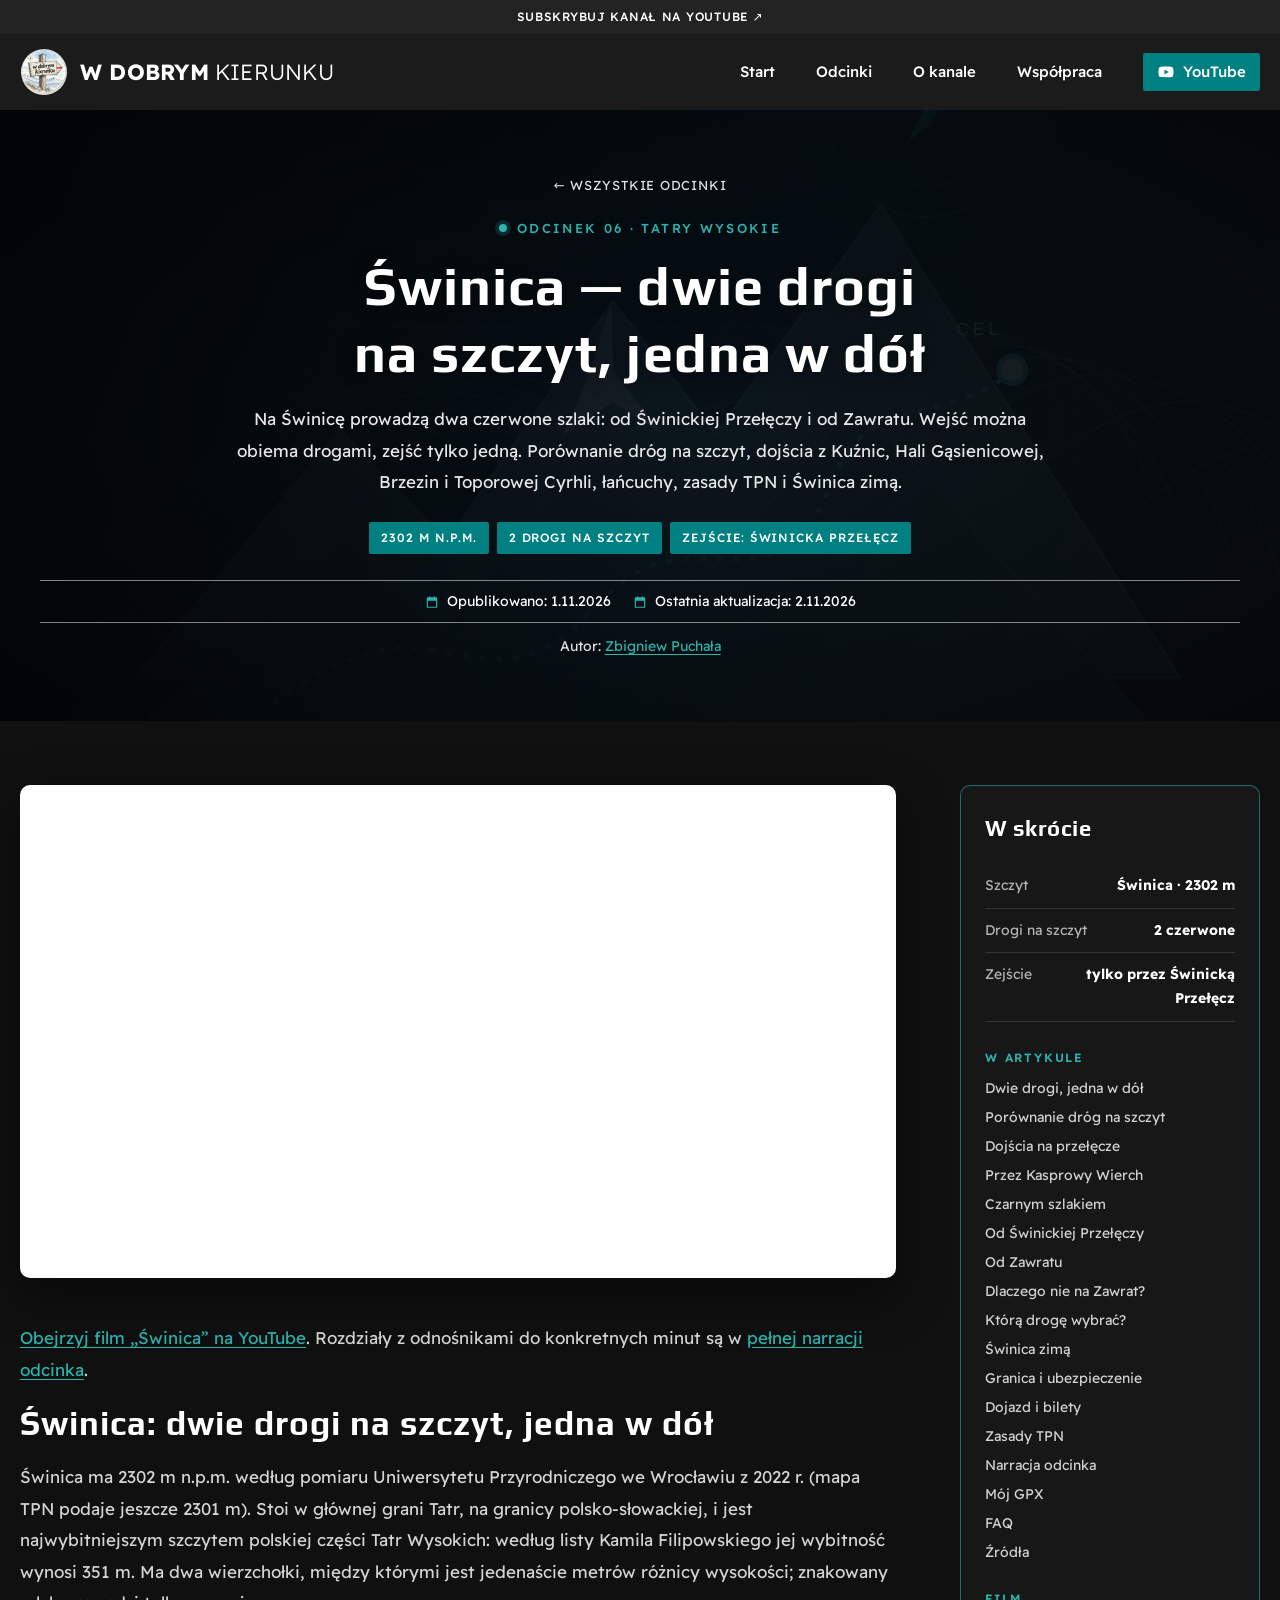
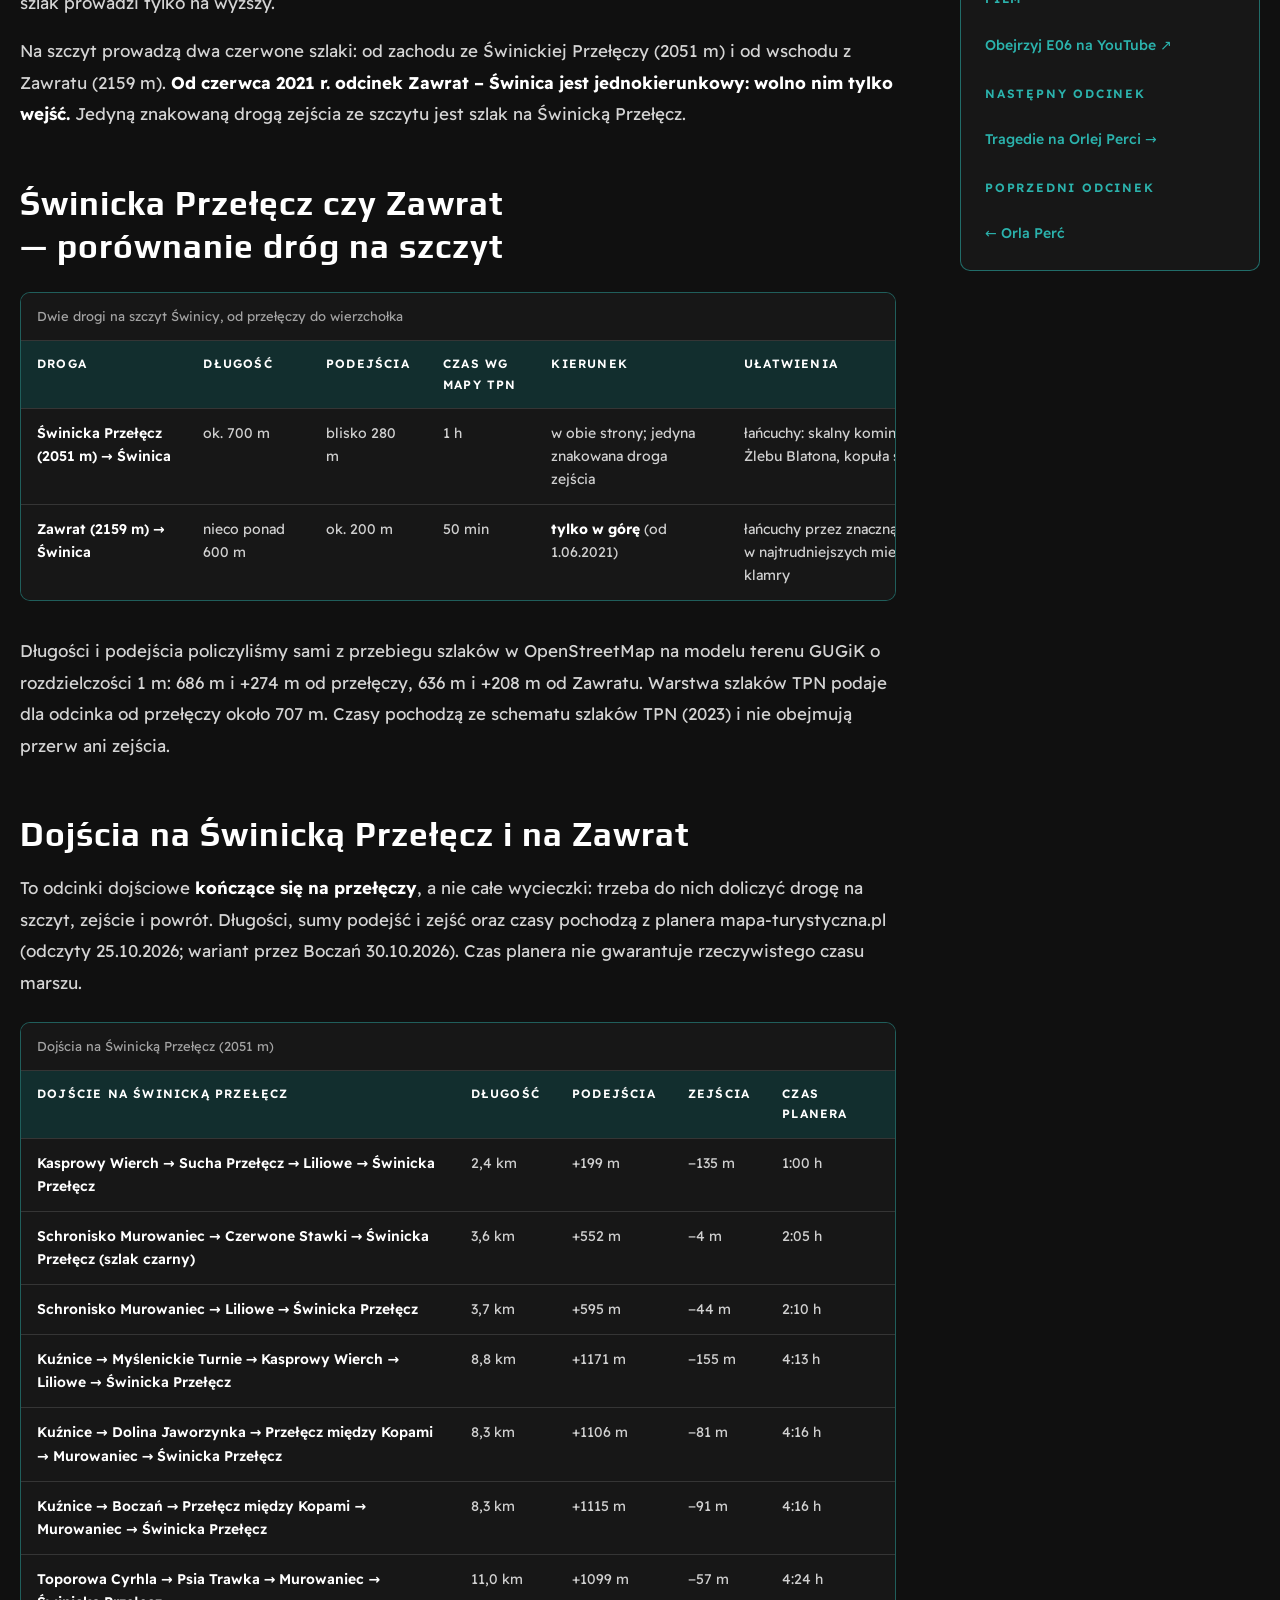
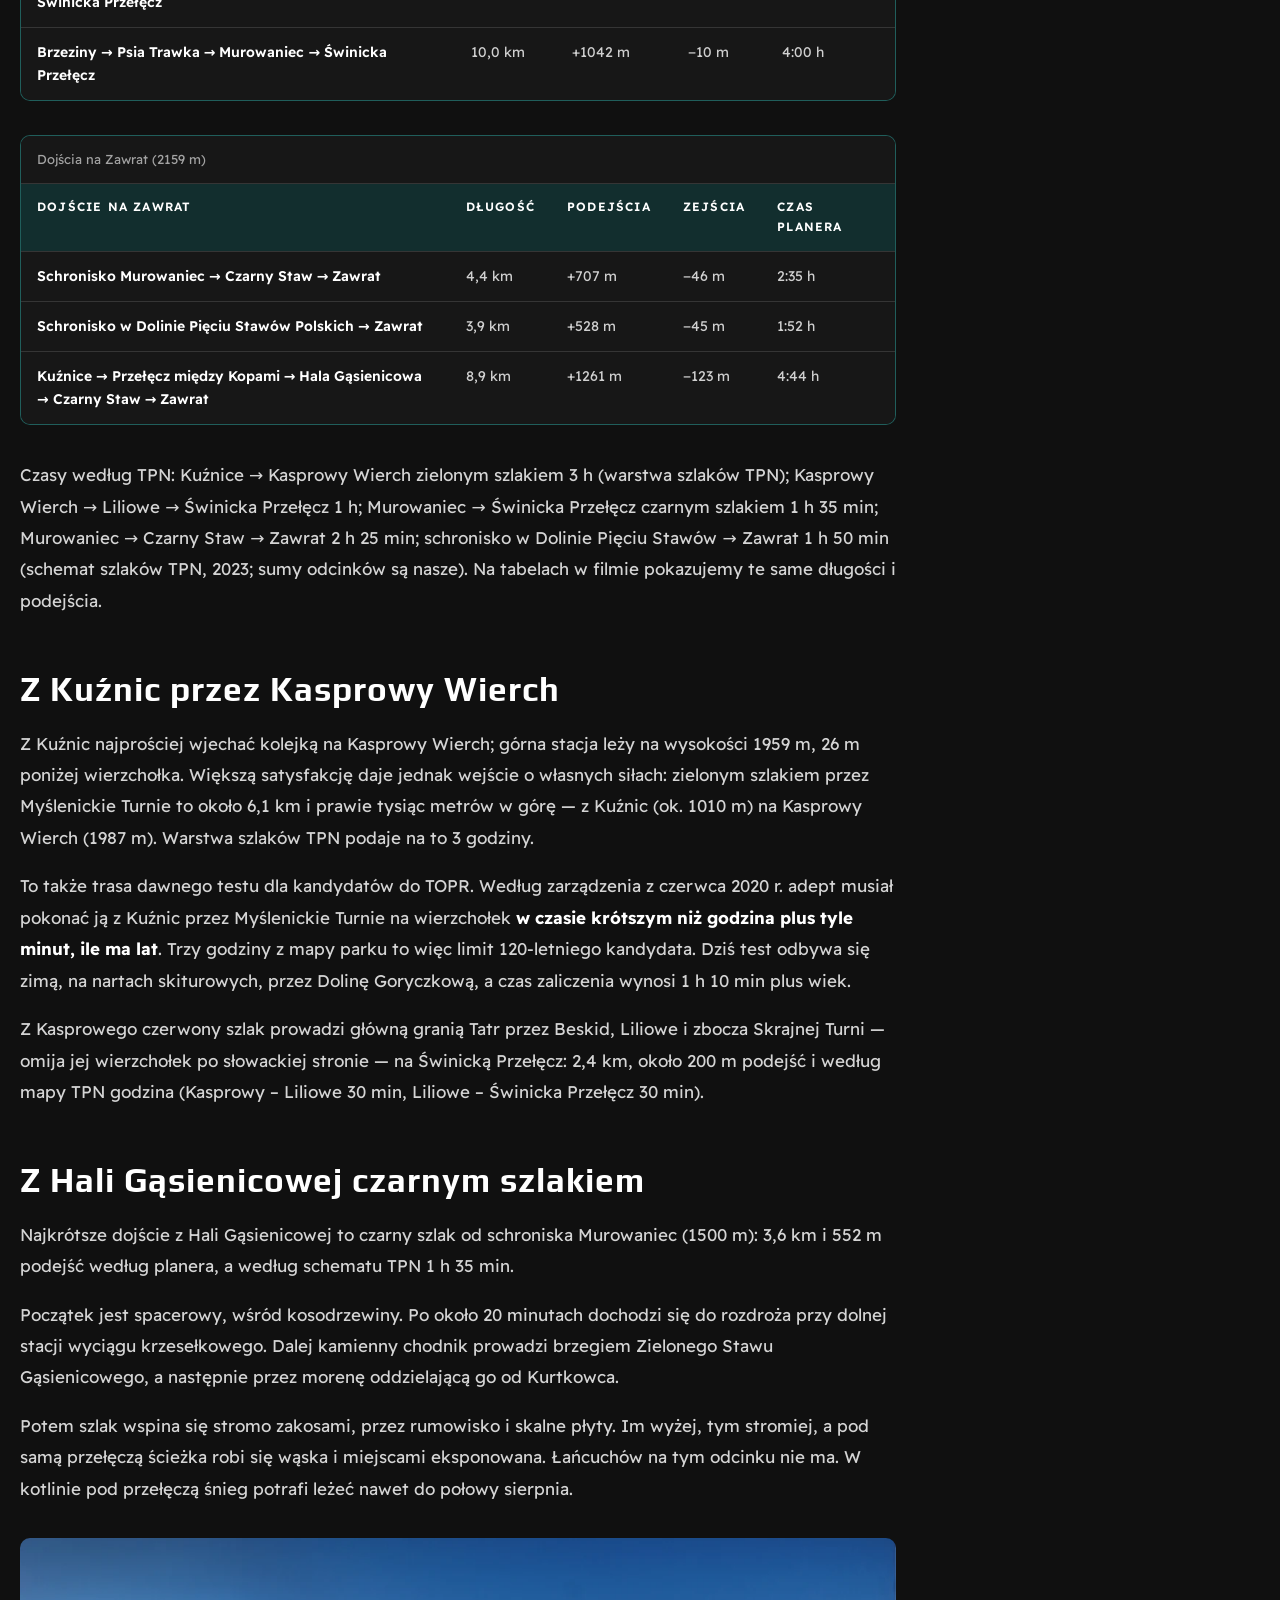
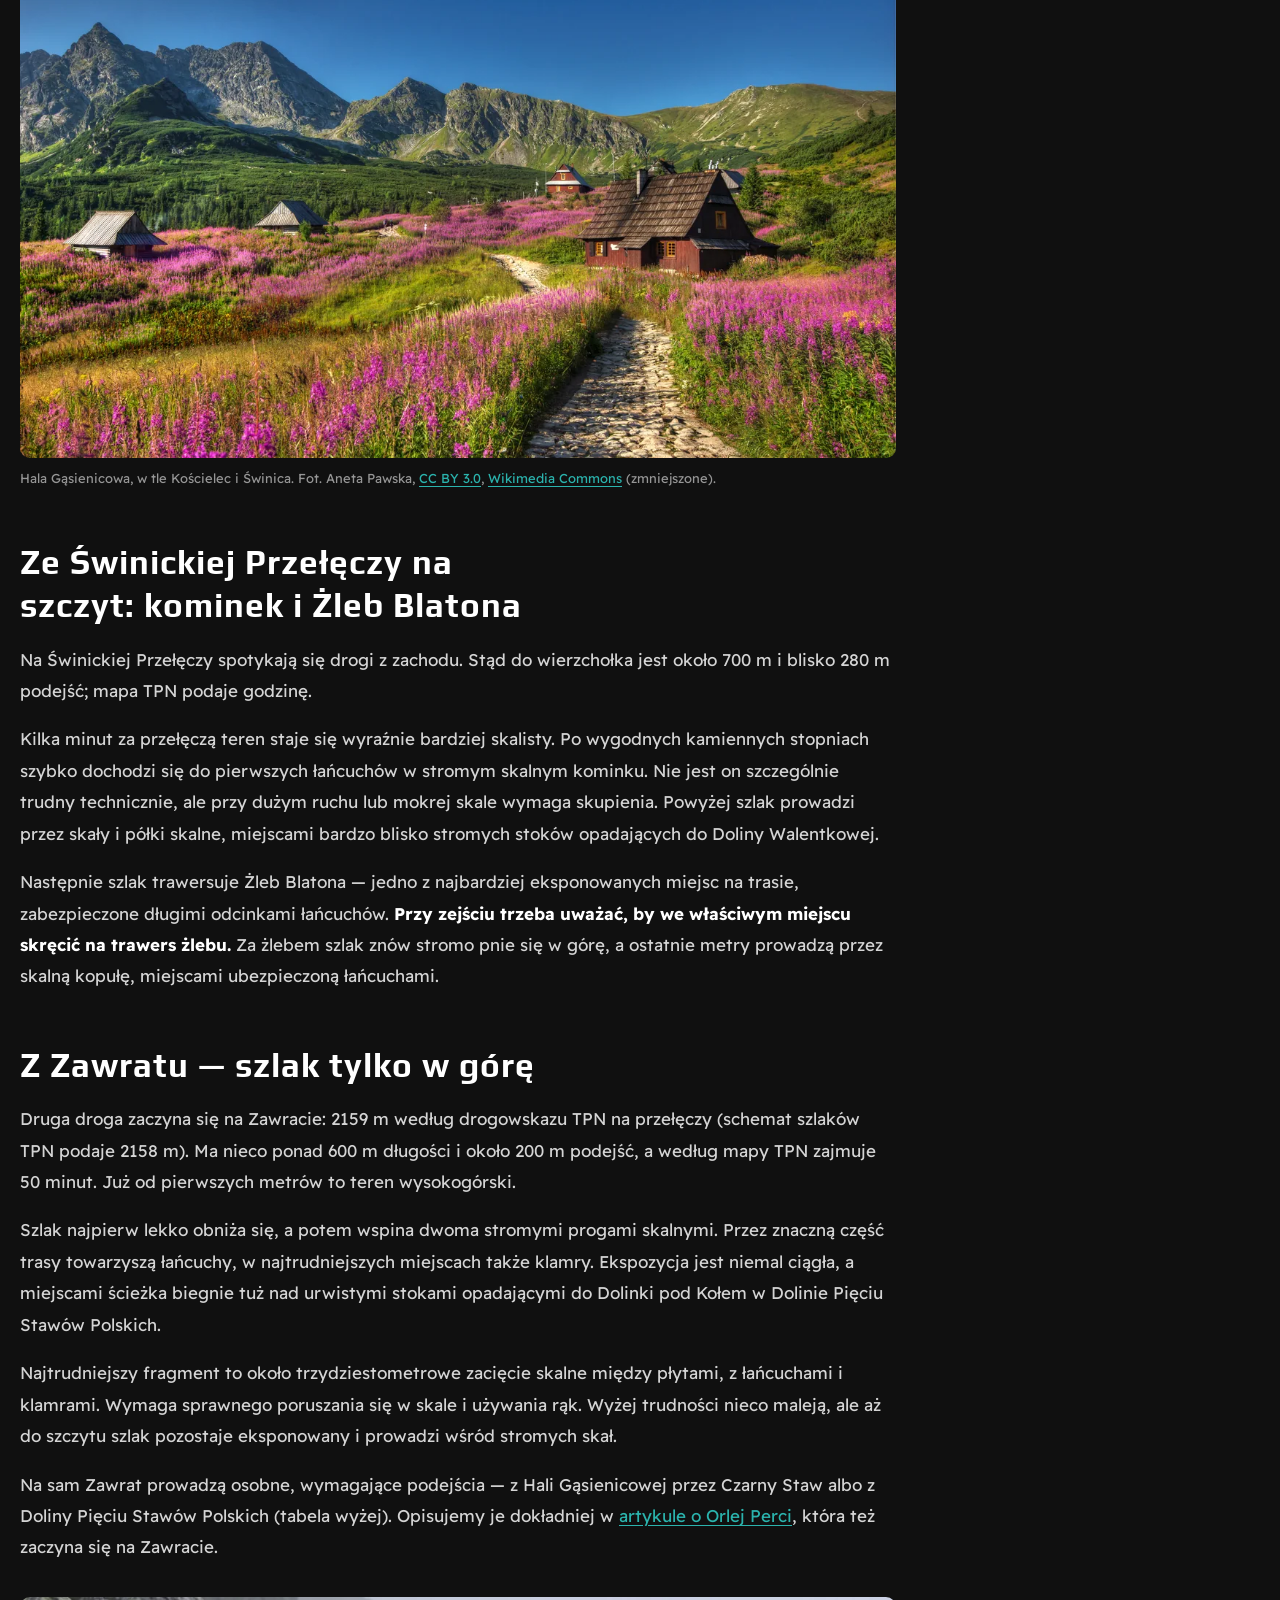
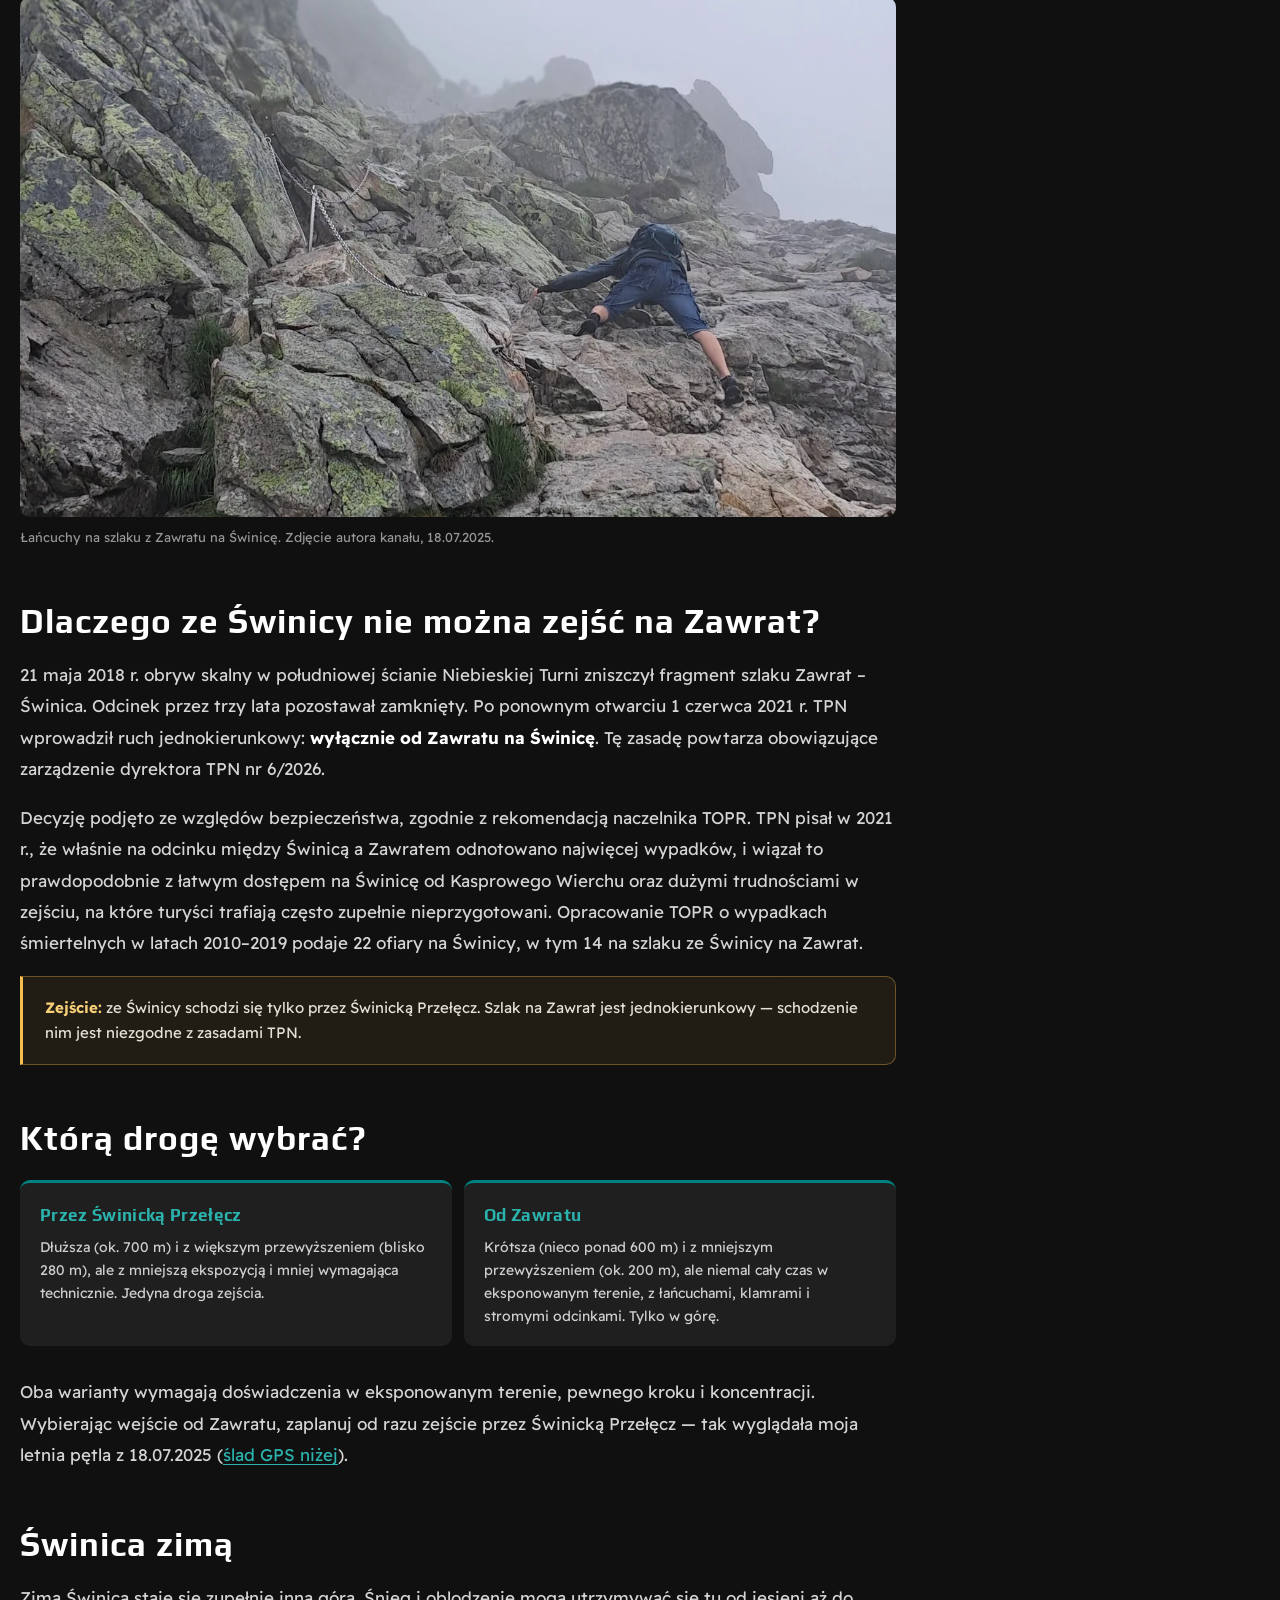
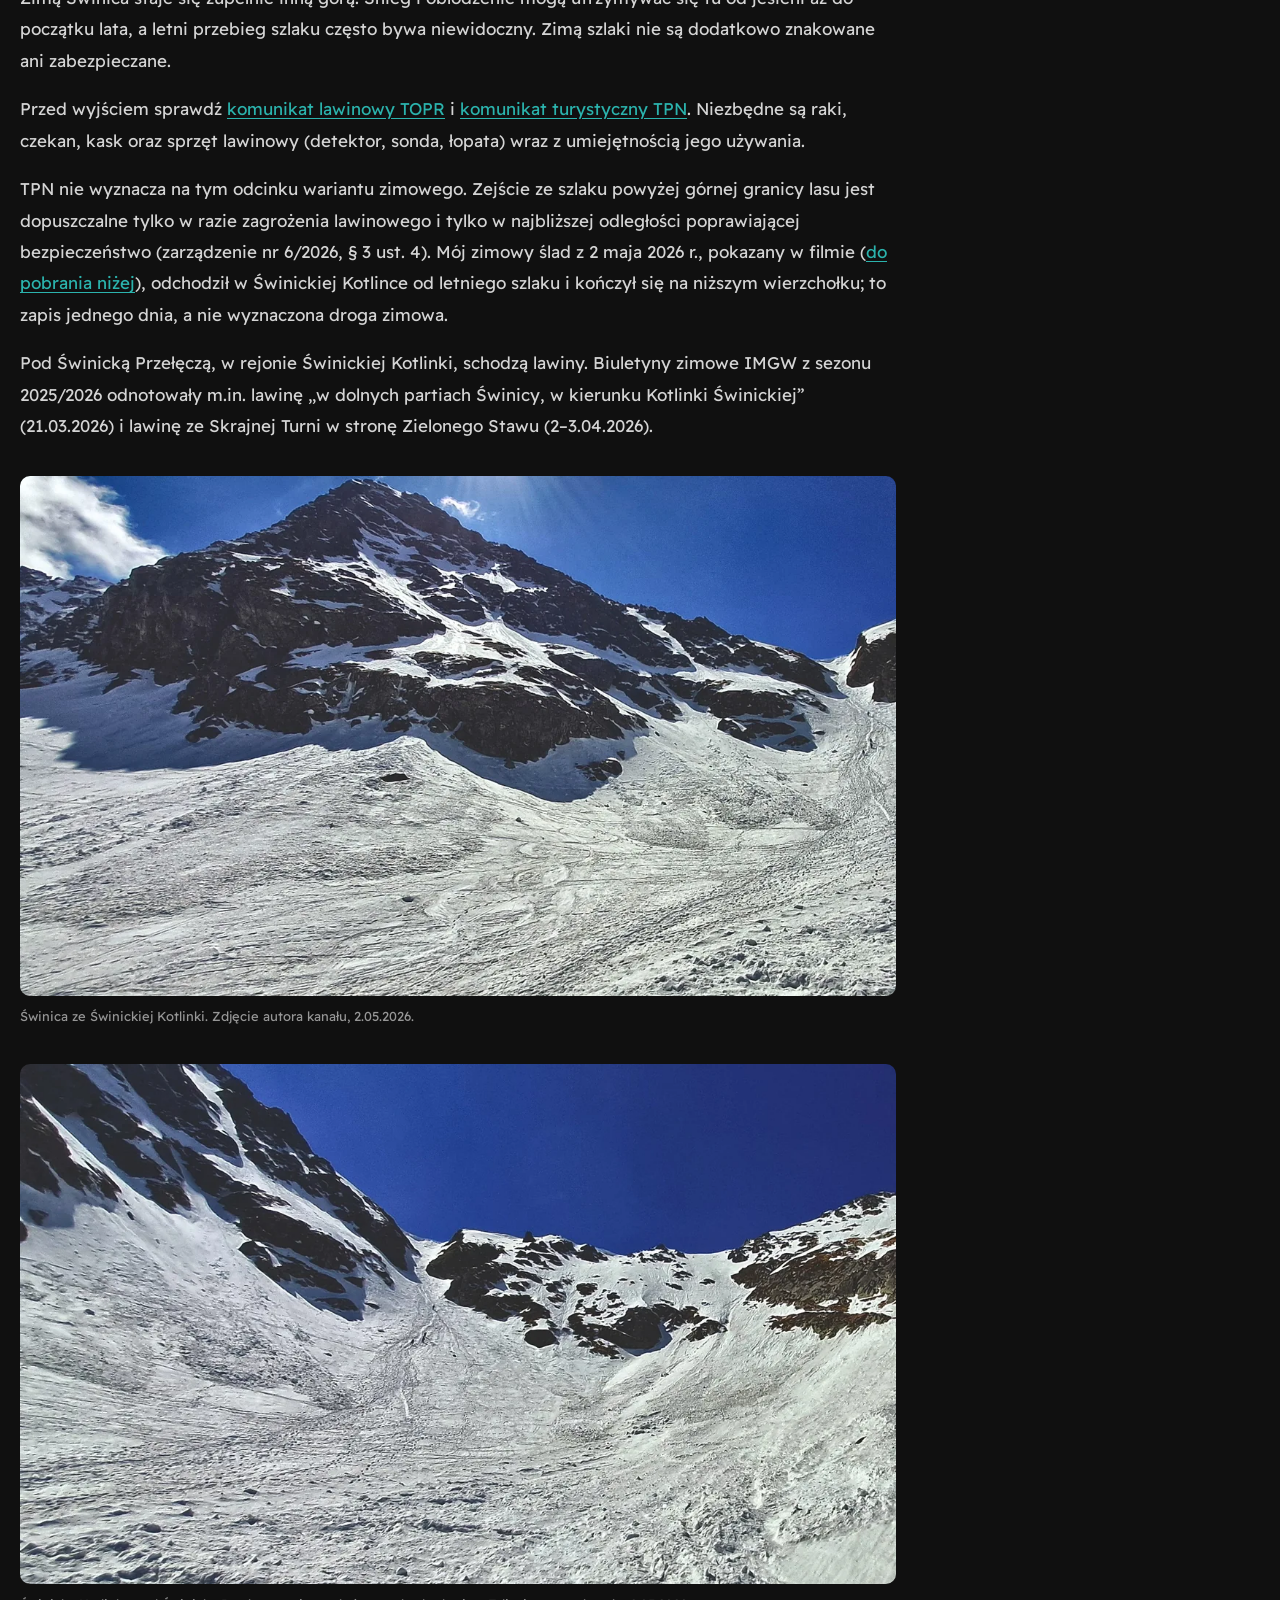
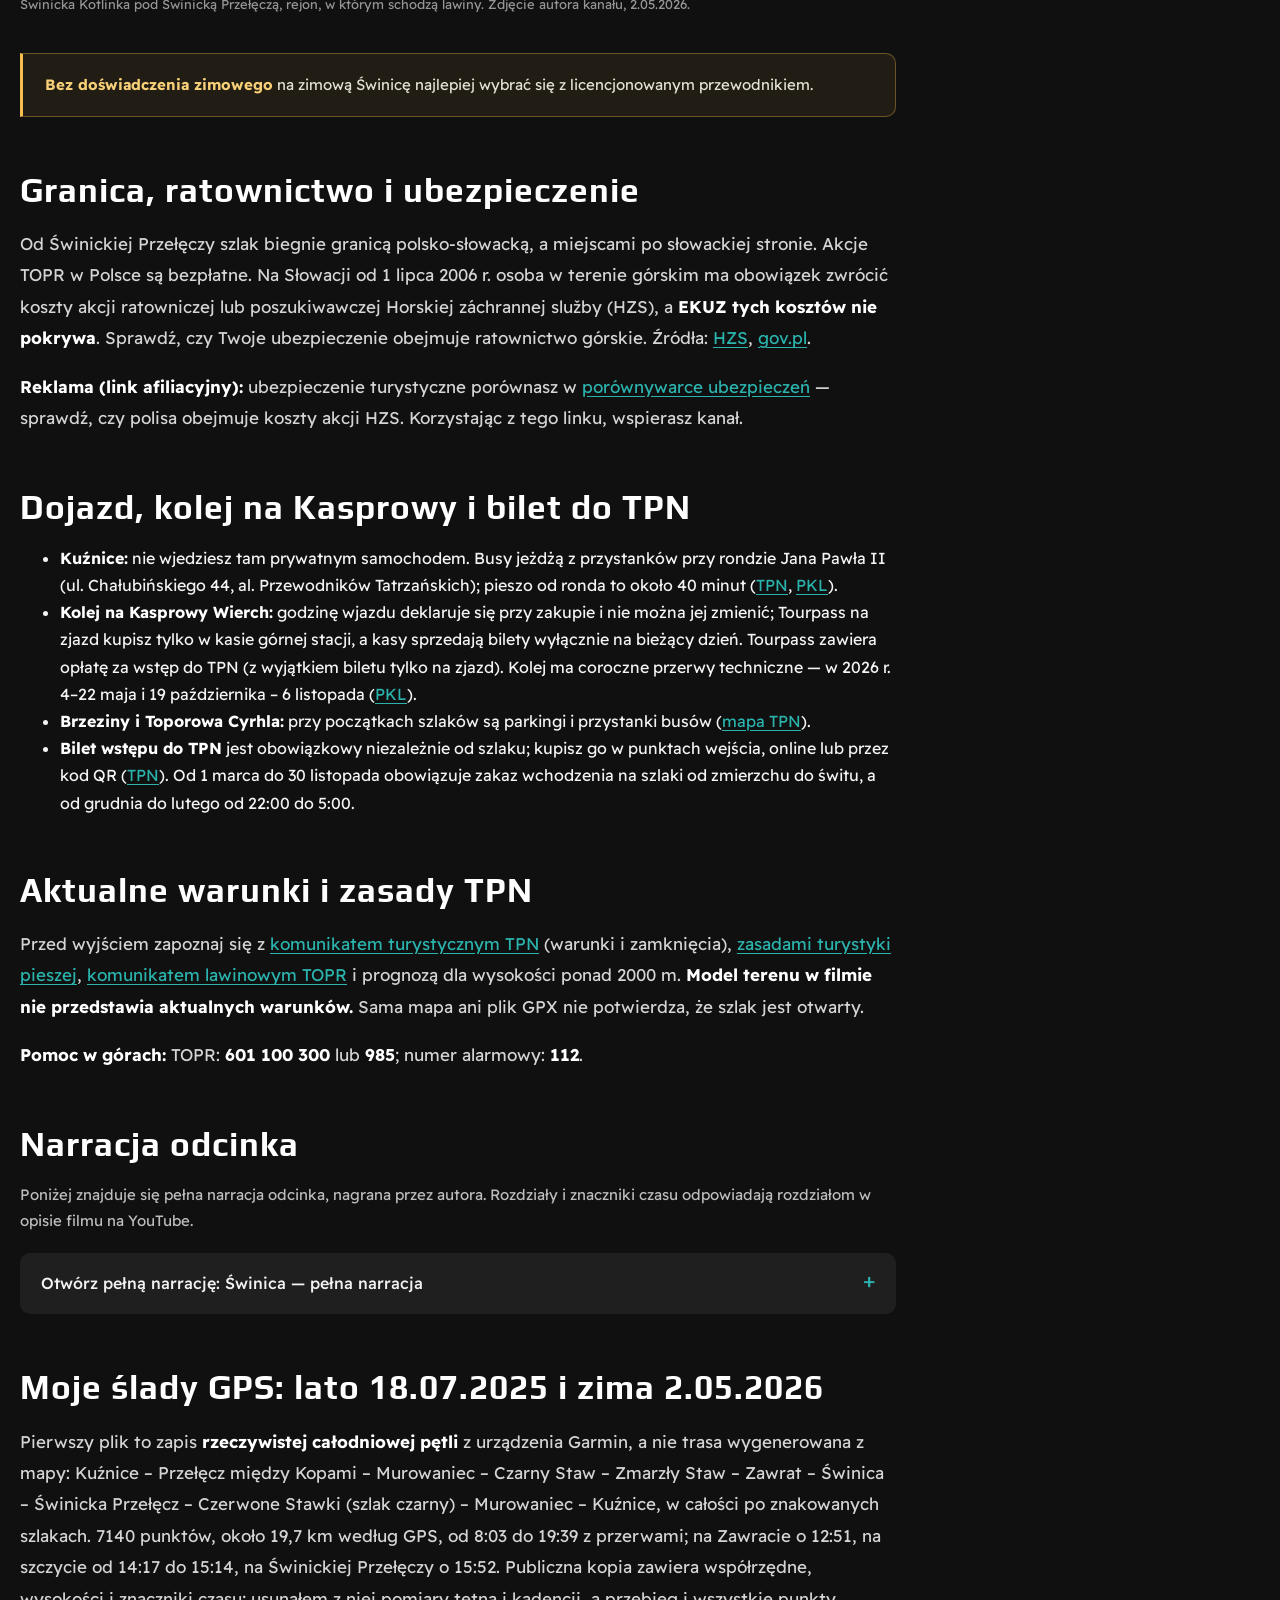
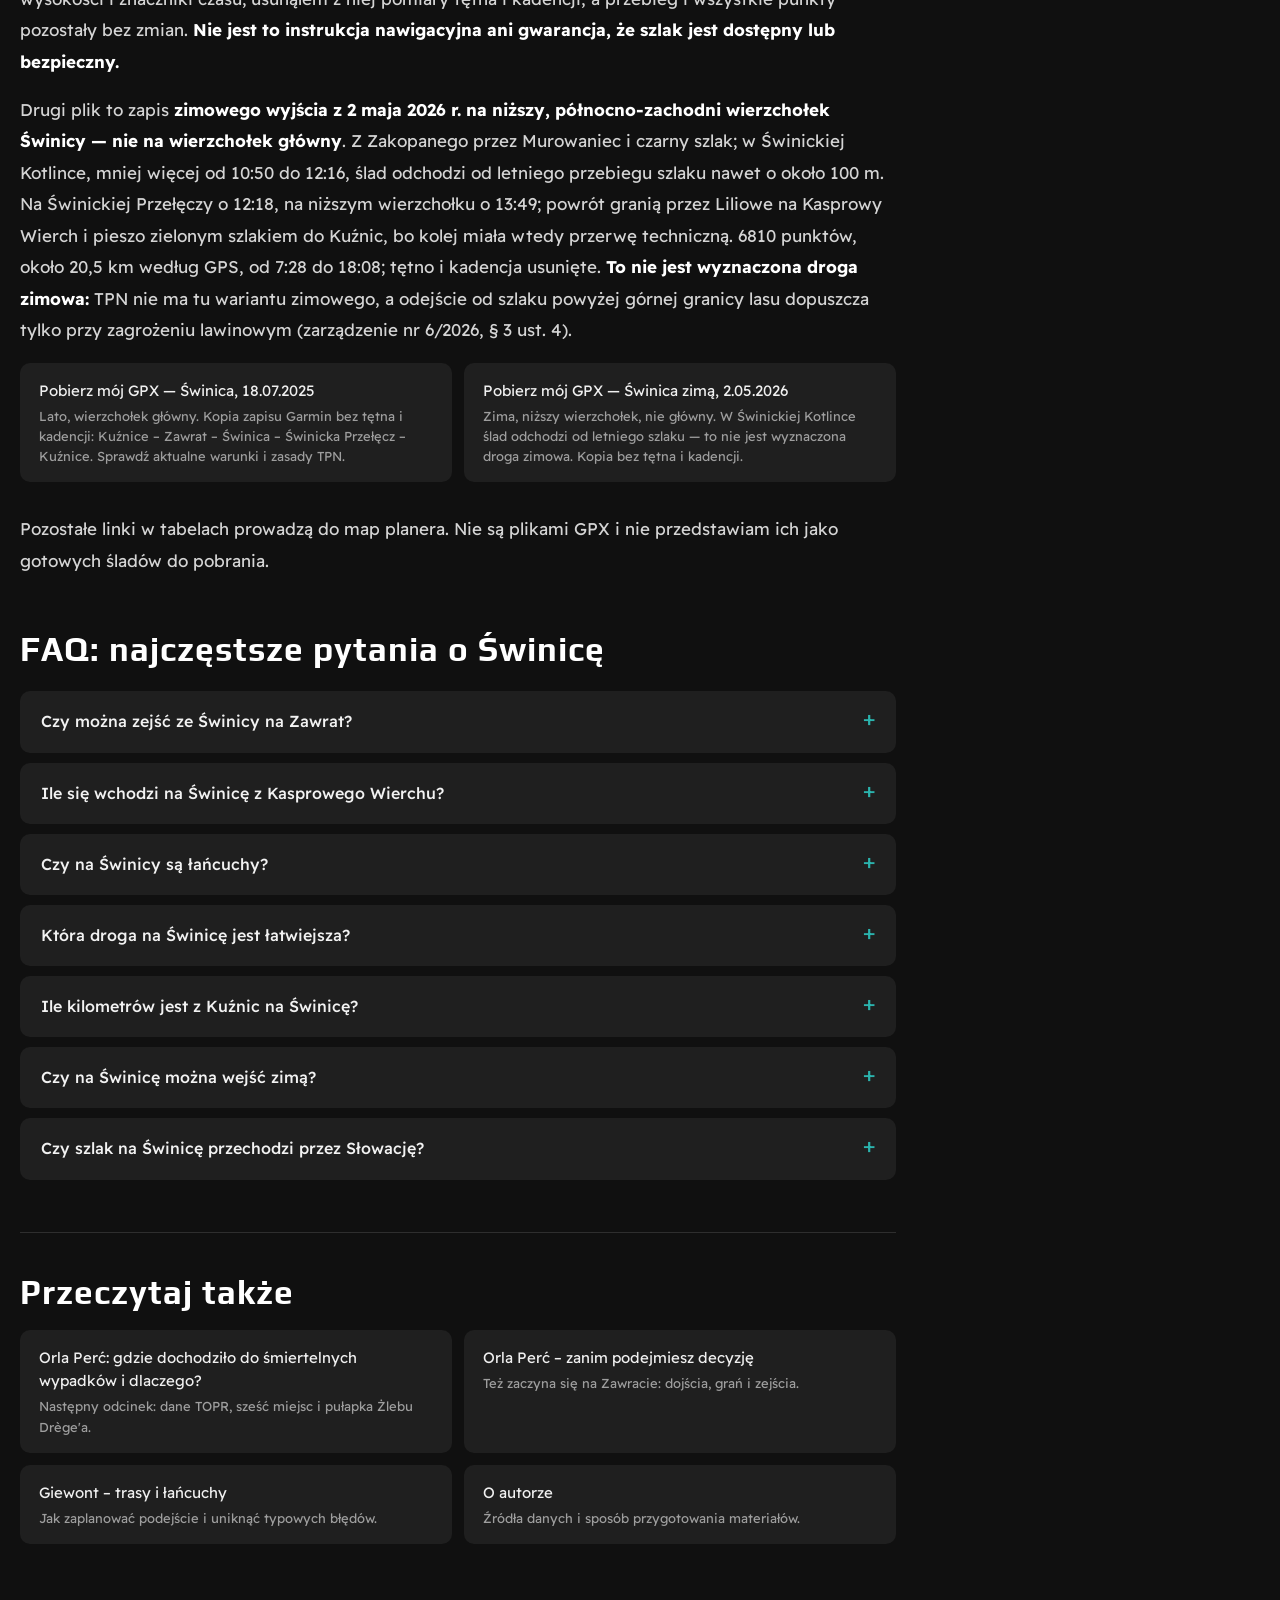
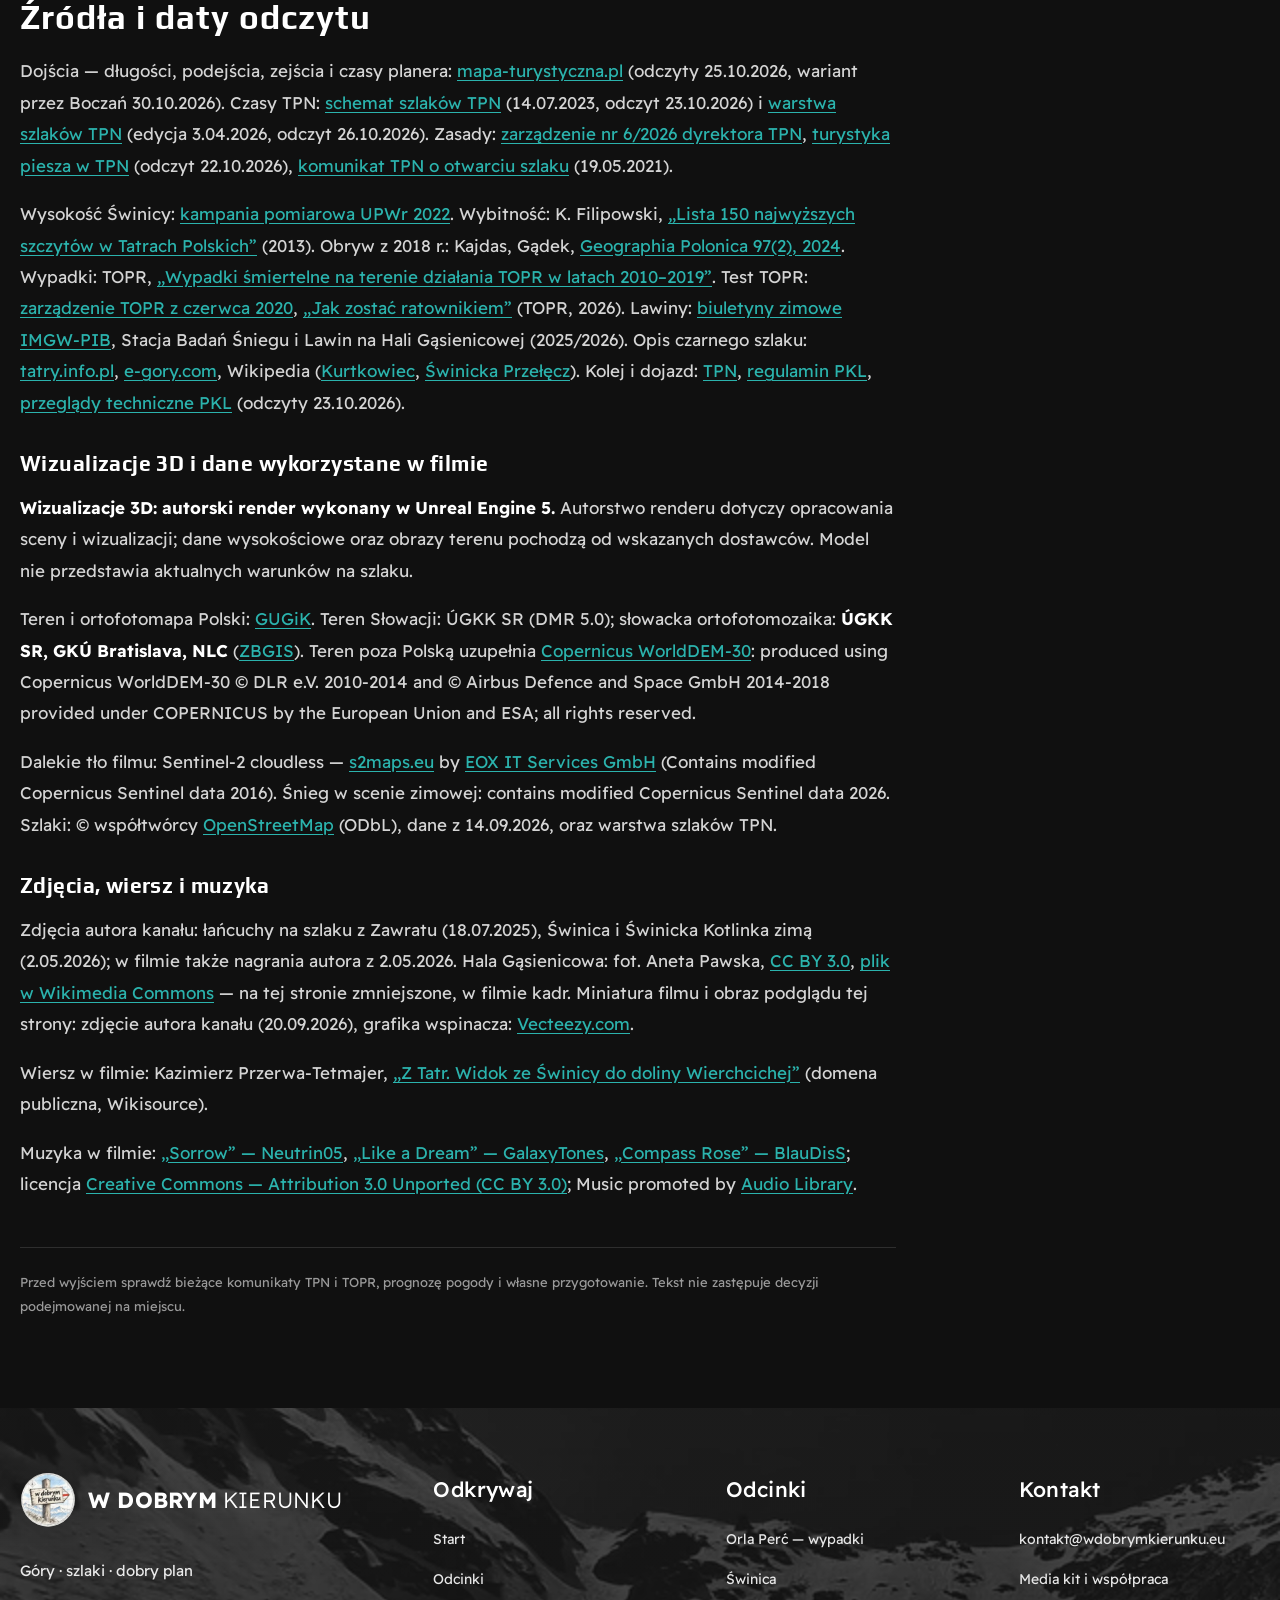
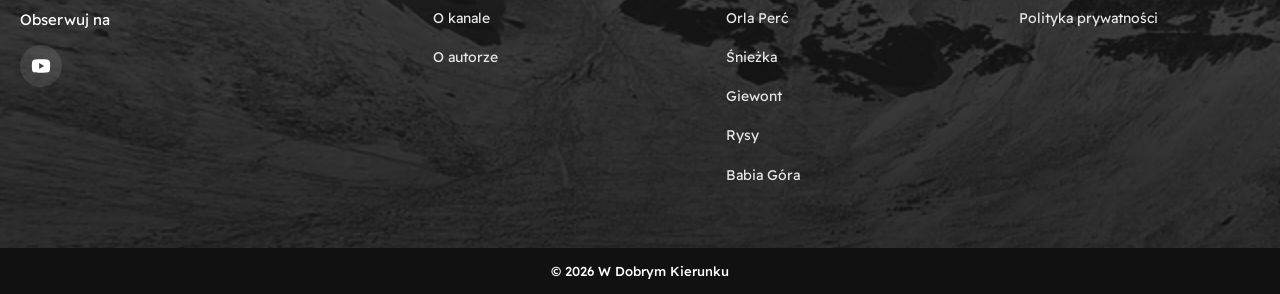
<file: site/odcinki/swinica.html>
<!doctype html>
<html lang="pl">
<head>
<meta charset="utf-8">
<meta name="viewport" content="width=device-width, initial-scale=1">
<meta name="theme-color" content="#101010">
<meta name="author" content="Zbigniew Puchała">
<meta name="description" content="Świnica (2302 m): wejść można od Świnickiej Przełęczy i od Zawratu, zejść tylko przez Świnicką Przełęcz. Dojścia, łańcuchy, Żleb Blatona, zima i zasady TPN.">
<meta property="og:type" content="article">
<meta property="og:title" content="Świnica — dwie drogi na szczyt, jedna w dół | W Dobrym Kierunku">
<meta property="og:description" content="Dwa czerwone szlaki na Świnicę, tylko jedna droga zejścia. Dojścia z Kuźnic, Hali Gąsienicowej, Brzezin i Toporowej Cyrhli, łańcuchy, zima i zasady TPN.">
<meta property="og:url" content="https://wdobrymkierunku.eu/odcinki/swinica.html">
<meta property="og:site_name" content="W Dobrym Kierunku">
<meta property="og:locale" content="pl_PL">
<meta property="og:image" content="https://wdobrymkierunku.eu/assets/images/swinica-social.jpg">
<meta property="og:image:type" content="image/jpeg">
<meta property="og:image:width" content="1200">
<meta property="og:image:height" content="630">
<meta property="og:image:alt" content="Napis ŚWINICA nad granią Tatr, przy literze A sylwetka wspinacza.">
<meta name="twitter:card" content="summary_large_image">
<meta name="twitter:title" content="Świnica — dwie drogi na szczyt, jedna w dół | W Dobrym Kierunku">
<meta name="twitter:description" content="Od Świnickiej Przełęczy i od Zawratu: porównanie dróg, dojścia, łańcuchy, zima i zasady TPN.">
<meta name="twitter:image" content="https://wdobrymkierunku.eu/assets/images/swinica-social.jpg">
<meta name="twitter:image:alt" content="Napis ŚWINICA nad granią Tatr, przy literze A sylwetka wspinacza.">
<link rel="canonical" href="https://wdobrymkierunku.eu/odcinki/swinica.html">
<title>Świnica — dwie drogi na szczyt, jedna w dół | Szlak, łańcuchy, zima</title>
<link rel="icon" href="../assets/wdk-logo.webp" type="image/webp">
<link rel="preconnect" href="https://fonts.googleapis.com">
<link rel="preconnect" href="https://fonts.gstatic.com" crossorigin>
<link href="https://fonts.googleapis.com/css2?family=Play:wght@400;700&amp;family=Readex+Pro:wght@300;400;500;600;700&amp;display=swap" rel="stylesheet">
<script>document.documentElement.classList.add('js')</script>
<link rel="stylesheet" href="../styles.css?v=aster-20261113">
<script type="application/ld+json">{"@context":"https://schema.org","@graph":[{"@type":"Article","@id":"https://wdobrymkierunku.eu/odcinki/swinica.html#article","headline":"Świnica — dwie drogi na szczyt, jedna w dół","description":"Świnica (2302 m): dwa czerwone szlaki na szczyt, od Świnickiej Przełęczy i od Zawratu, i jedna droga zejścia. Dojścia, łańcuchy, zasady TPN, zima i ubezpieczenie.","inLanguage":"pl-PL","datePublished":"2026-11-01","dateModified":"2026-11-02","author":{"@type":"Person","name":"Zbigniew Puchała","url":"https://wdobrymkierunku.eu/autor.html"},"publisher":{"@type":"Organization","name":"W Dobrym Kierunku","url":"https://wdobrymkierunku.eu/"},"mainEntityOfPage":"https://wdobrymkierunku.eu/odcinki/swinica.html","image":{"@type":"ImageObject","url":"https://wdobrymkierunku.eu/assets/images/swinica-social.jpg","width":1200,"height":630,"caption":"Napis ŚWINICA nad granią Tatr, przy literze A sylwetka wspinacza."},"video":{"@id":"https://wdobrymkierunku.eu/odcinki/swinica.html#video"}},{"@type":"VideoObject","@id":"https://wdobrymkierunku.eu/odcinki/swinica.html#video","name":"Świnica","description":"Świnica (2302 m): wejść można dwiema drogami, zejść tylko jedną. Szlak od Świnickiej Przełęczy i jednokierunkowy od Zawratu, dojścia, zima i praktyczne informacje.","thumbnailUrl":"https://img.youtube.com/vi/ONe_V-6drto/maxresdefault.jpg","uploadDate":"2026-11-02T08:04:51-08:00","duration":"PT9M16S","embedUrl":"https://www.youtube-nocookie.com/embed/ONe_V-6drto","url":"https://www.youtube.com/watch?v=ONe_V-6drto","inLanguage":"pl-PL","publisher":{"@type":"Organization","name":"W Dobrym Kierunku","url":"https://wdobrymkierunku.eu/"},"hasPart":[{"@type":"Clip","name":"Widok ze Świnicy — Tetmajer","startOffset":0,"endOffset":46,"url":"https://www.youtube.com/watch?v=ONe_V-6drto&t=0s"},{"@type":"Clip","name":"Świnica w liczbach, dwa szlaki na szczyt","startOffset":46,"endOffset":77,"url":"https://www.youtube.com/watch?v=ONe_V-6drto&t=46s"},{"@type":"Clip","name":"Skąd zacząć — drogi na przełęcze","startOffset":77,"endOffset":97,"url":"https://www.youtube.com/watch?v=ONe_V-6drto&t=77s"},{"@type":"Clip","name":"Z Kuźnic przez Kasprowy Wierch","startOffset":97,"endOffset":152,"url":"https://www.youtube.com/watch?v=ONe_V-6drto&t=97s"},{"@type":"Clip","name":"Z Hali Gąsienicowej czarnym szlakiem","startOffset":152,"endOffset":202,"url":"https://www.youtube.com/watch?v=ONe_V-6drto&t=152s"},{"@type":"Clip","name":"Ze Świnickiej Przełęczy na szczyt","startOffset":202,"endOffset":290,"url":"https://www.youtube.com/watch?v=ONe_V-6drto&t=202s"},{"@type":"Clip","name":"Z Zawratu — szlak jednokierunkowy","startOffset":290,"endOffset":356,"url":"https://www.youtube.com/watch?v=ONe_V-6drto&t=290s"},{"@type":"Clip","name":"Dlaczego nie zejdziesz na Zawrat","startOffset":356,"endOffset":419,"url":"https://www.youtube.com/watch?v=ONe_V-6drto&t=356s"},{"@type":"Clip","name":"Który wariant wybrać?","startOffset":419,"endOffset":452,"url":"https://www.youtube.com/watch?v=ONe_V-6drto&t=419s"},{"@type":"Clip","name":"Świnica zimą","startOffset":452,"endOffset":506,"url":"https://www.youtube.com/watch?v=ONe_V-6drto&t=452s"},{"@type":"Clip","name":"Granica i ubezpieczenie","startOffset":506,"endOffset":530,"url":"https://www.youtube.com/watch?v=ONe_V-6drto&t=506s"},{"@type":"Clip","name":"Na szczycie","startOffset":530,"endOffset":556,"url":"https://www.youtube.com/watch?v=ONe_V-6drto&t=530s"}]},{"@type":"BreadcrumbList","itemListElement":[{"@type":"ListItem","position":1,"name":"Strona główna","item":"https://wdobrymkierunku.eu/"},{"@type":"ListItem","position":2,"name":"Świnica","item":"https://wdobrymkierunku.eu/odcinki/swinica.html"}]},{"@type":"FAQPage","mainEntity":[{"@type":"Question","name":"Czy można zejść ze Świnicy na Zawrat?","acceptedAnswer":{"@type":"Answer","text":"Nie. Od czerwca 2021 r. odcinek Zawrat – Świnica jest jednokierunkowy: ruch odbywa się tylko od Zawratu na Świnicę. Ze szczytu schodzi się przez Świnicką Przełęcz — to jedyna znakowana droga zejścia."}},{"@type":"Question","name":"Ile się wchodzi na Świnicę z Kasprowego Wierchu?","acceptedAnswer":{"@type":"Answer","text":"Według schematu szlaków TPN: Kasprowy Wierch – Liliowe 30 min, Liliowe – Świnicka Przełęcz 30 min, a z przełęczy na szczyt 1 h. Razem około 2 godzin, bez przerw i bez zejścia."}},{"@type":"Question","name":"Czy na Świnicy są łańcuchy?","acceptedAnswer":{"@type":"Answer","text":"Tak, na obu szlakach. Od Świnickiej Przełęczy łańcuchy są m.in. w skalnym kominku, na trawersie Żlebu Blatona i na kopule szczytowej. Od Zawratu łańcuchy towarzyszą przez znaczną część trasy, a w najtrudniejszych miejscach są także klamry."}},{"@type":"Question","name":"Która droga na Świnicę jest łatwiejsza?","acceptedAnswer":{"@type":"Answer","text":"Droga od Świnickiej Przełęczy jest dłuższa (ok. 700 m) i ma większe przewyższenie (blisko 280 m), ale mniejszą ekspozycję. Droga od Zawratu jest krótsza (nieco ponad 600 m, ok. 200 m podejść), lecz niemal cały czas prowadzi w eksponowanym terenie. Obie wymagają doświadczenia, pewnego kroku i koncentracji."}},{"@type":"Question","name":"Ile kilometrów jest z Kuźnic na Świnicę?","acceptedAnswer":{"@type":"Answer","text":"Z Kuźnic przez Kasprowy Wierch na Świnicką Przełęcz: 8,8 km i 1171 m podejść według planera mapa-turystyczna.pl. Z przełęczy na szczyt jest jeszcze około 700 m i blisko 280 m podejść. Do tego trzeba doliczyć zejście."}},{"@type":"Question","name":"Czy na Świnicę można wejść zimą?","acceptedAnswer":{"@type":"Answer","text":"Zimą Świnica staje się zupełnie inną górą: śnieg i oblodzenie mogą utrzymywać się od jesieni do początku lata, a letni przebieg szlaku bywa niewidoczny. TPN nie wyznacza tu wariantu zimowego. Potrzebne są raki, czekan, kask i sprzęt lawinowy z umiejętnością użycia oraz aktualny komunikat lawinowy TOPR; bez doświadczenia zimowego — z licencjonowanym przewodnikiem."}},{"@type":"Question","name":"Czy szlak na Świnicę przechodzi przez Słowację?","acceptedAnswer":{"@type":"Answer","text":"Od Świnickiej Przełęczy szlak biegnie granicą polsko-słowacką, a miejscami po słowackiej stronie. Akcje TOPR w Polsce są bezpłatne, ale słowacka HZS może obciążyć kosztami akcji, a EKUZ ich nie pokrywa. Sprawdź, czy ubezpieczenie obejmuje ratownictwo górskie."}}]}]}</script>
<link rel="alternate" type="application/atom+xml" href="https://wdobrymkierunku.eu/feed.xml" title="W Dobrym Kierunku — nowe wpisy">
<script src="../main.js" defer></script>
</head>
<body class="article-page">
<a class="skip-link" href="#main">Przejdź do treści</a>
<div class="topbar"><a href="https://www.youtube.com/@w.dobrym.kierunku?sub_confirmation=1" target="_blank" rel="noopener noreferrer">Subskrybuj kanał na YouTube <span aria-hidden="true">↗</span></a></div>
<header class="site-header"><a class="brand" href="../#top" aria-label="W Dobrym Kierunku — strona główna"><img src="../assets/wdk-logo.webp" width="74" height="74" alt="Logo W Dobrym Kierunku"><span class="brand-word" aria-hidden="true"><b>W Dobrym</b> Kierunku</span></a><button class="nav-toggle" type="button" aria-expanded="false" aria-controls="main-nav" aria-label="Otwórz menu"><span></span></button><nav class="main-nav" id="main-nav" aria-label="Nawigacja główna"><a href="../#top">Start</a><a href="../#odcinki">Odcinki</a><a href="../#o-kanale">O kanale</a><a href="../media-kit.html">Współpraca</a><a class="nav-cta" href="https://www.youtube.com/@w.dobrym.kierunku" target="_blank" rel="noopener noreferrer"><svg viewBox="0 0 24 24" aria-hidden="true"><path d="M21.6 7.2a2.9 2.9 0 0 0-2-2C17.8 4.7 12 4.7 12 4.7s-5.8 0-7.6.5a2.9 2.9 0 0 0-2 2A30.3 30.3 0 0 0 2 12a30.3 30.3 0 0 0 .4 4.8 2.9 2.9 0 0 0 2 2c1.8.5 7.6.5 7.6.5s5.8 0 7.6-.5a2.9 2.9 0 0 0 2-2A30.3 30.3 0 0 0 22 12a30.3 30.3 0 0 0-.4-4.8ZM10 15.2V8.8l5.5 3.2-5.5 3.2Z"/></svg><span>YouTube</span></a></nav></header>
<main id="main">
<section class="article-hero" style="background-image:linear-gradient(110deg,rgba(9,17,23,.97),rgba(14,37,53,.85) 55%,rgba(25,43,51,.78)),url('../assets/hero-map.svg')" aria-labelledby="article-title">
<div class="article-hero-inner section-wrap">
<a class="article-back" href="../#odcinki">← Wszystkie odcinki</a>
<p class="eyebrow"><span class="live-dot"></span> ODCINEK 06 · TATRY WYSOKIE</p>
<h1 id="article-title">Świnica — dwie drogi na szczyt, jedna w dół</h1>
<p class="article-lead">Na Świnicę prowadzą dwa czerwone szlaki: od Świnickiej Przełęczy i od Zawratu. Wejść można obiema drogami, zejść tylko jedną. Porównanie dróg na szczyt, dojścia z Kuźnic, Hali Gąsienicowej, Brzezin i Toporowej Cyrhli, łańcuchy, zasady TPN i Świnica zimą.</p>
<div class="article-meta"><span>2302 m n.p.m.</span><span>2 drogi na szczyt</span><span>zejście: Świnicka Przełęcz</span></div>
<div class="article-dates"><span>Opublikowano: 1.11.2026</span><span>Ostatnia aktualizacja: 2.11.2026</span></div>
<p class="article-byline">Autor: <a href="../autor.html">Zbigniew Puchała</a></p>
</div></section>
<div class="article-layout section-wrap"><article class="article-body">
<div class="article-video"><iframe src="https://www.youtube-nocookie.com/embed/ONe_V-6drto" title="Świnica" loading="lazy" allow="accelerometer; autoplay; clipboard-write; encrypted-media; gyroscope; picture-in-picture; web-share" referrerpolicy="strict-origin-when-cross-origin" allowfullscreen></iframe></div><p><a href="https://youtu.be/ONe_V-6drto" target="_blank" rel="noopener noreferrer">Obejrzyj film „Świnica” na YouTube</a>. Rozdziały z odnośnikami do konkretnych minut są w <a href="#narracja">pełnej narracji odcinka</a>.</p>
<h2 id="dwie-drogi">Świnica: dwie drogi na szczyt, jedna w dół</h2><p>Świnica ma 2302 m n.p.m. według pomiaru Uniwersytetu Przyrodniczego we Wrocławiu z 2022 r. (mapa TPN podaje jeszcze 2301 m). Stoi w głównej grani Tatr, na granicy polsko-słowackiej, i jest najwybitniejszym szczytem polskiej części Tatr Wysokich: według listy Kamila Filipowskiego jej wybitność wynosi 351 m. Ma dwa wierzchołki, między którymi jest jedenaście metrów różnicy wysokości; znakowany szlak prowadzi tylko na wyższy.</p><p>Na szczyt prowadzą dwa czerwone szlaki: od zachodu ze Świnickiej Przełęczy (2051 m) i od wschodu z Zawratu (2159 m). <strong>Od czerwca 2021 r. odcinek Zawrat – Świnica jest jednokierunkowy: wolno nim tylko wejść.</strong> Jedyną znakowaną drogą zejścia ze szczytu jest szlak na Świnicką Przełęcz.</p>
<h2 id="porownanie">Świnicka Przełęcz czy Zawrat — porównanie dróg na szczyt</h2>
<div class="route-table-wrap" role="region" aria-label="Dwie drogi na szczyt Świnicy, od przełęczy do wierzchołka" tabindex="0"><table class="route-table"><caption>Dwie drogi na szczyt Świnicy, od przełęczy do wierzchołka</caption><thead><tr><th scope="col">Droga</th><th scope="col">Długość</th><th scope="col">Podejścia</th><th scope="col">Czas wg mapy TPN</th><th scope="col">Kierunek</th><th scope="col">Ułatwienia</th></tr></thead><tbody><tr><td>Świnicka Przełęcz (2051 m) → Świnica</td><td>ok. 700 m</td><td>blisko 280 m</td><td>1 h</td><td>w obie strony; jedyna znakowana droga zejścia</td><td>łańcuchy: skalny kominek, trawers Żlebu Blatona, kopuła szczytowa</td></tr><tr><td>Zawrat (2159 m) → Świnica</td><td>nieco ponad 600 m</td><td>ok. 200 m</td><td>50 min</td><td><strong>tylko w górę</strong> (od 1.06.2021)</td><td>łańcuchy przez znaczną część trasy, w najtrudniejszych miejscach klamry</td></tr></tbody></table></div><p>Długości i podejścia policzyliśmy sami z przebiegu szlaków w OpenStreetMap na modelu terenu GUGiK o rozdzielczości 1 m: 686 m i +274 m od przełęczy, 636 m i +208 m od Zawratu. Warstwa szlaków TPN podaje dla odcinka od przełęczy około 707 m. Czasy pochodzą ze schematu szlaków TPN (2023) i nie obejmują przerw ani zejścia.</p>
<h2 id="dojscia">Dojścia na Świnicką Przełęcz i na Zawrat</h2>
<p>To odcinki dojściowe <strong>kończące się na przełęczy</strong>, a nie całe wycieczki: trzeba do nich doliczyć drogę na szczyt, zejście i powrót. Długości, sumy podejść i zejść oraz czasy pochodzą z planera mapa-turystyczna.pl (odczyty 25.10.2026; wariant przez Boczań 30.10.2026). Czas planera nie gwarantuje rzeczywistego czasu marszu.</p><div class="route-table-wrap" role="region" aria-label="Dojścia na Świnicką Przełęcz — odczyty z października 2026" tabindex="0"><table class="route-table"><caption>Dojścia na Świnicką Przełęcz (2051 m)</caption><thead><tr><th scope="col">Dojście na Świnicką Przełęcz</th><th scope="col">Długość</th><th scope="col">Podejścia</th><th scope="col">Zejścia</th><th scope="col">Czas planera</th><th scope="col">Mapa trasy</th></tr></thead><tbody><tr><td>Kasprowy Wierch → Sucha Przełęcz → Liliowe → Świnicka Przełęcz</td><td>2,4 km</td><td>+199 m</td><td>−135 m</td><td>1:00 h</td><td><a href="https://mapa-turystyczna.pl/route?q=49.23237,19.981656;49.231336,19.980478;49.225189,19.992538;49.220934,20.003782" target="_blank" rel="noopener noreferrer">Mapa trasy</a></td></tr><tr><td>Schronisko Murowaniec → Czerwone Stawki → Świnicka Przełęcz (szlak czarny)</td><td>3,6 km</td><td>+552 m</td><td>−4 m</td><td>2:05 h</td><td><a href="https://mapa-turystyczna.pl/route?q=49.2434181,20.0071598;49.2269921,20.0035044;49.220934,20.003782" target="_blank" rel="noopener noreferrer">Mapa trasy</a></td></tr><tr><td>Schronisko Murowaniec → Liliowe → Świnicka Przełęcz</td><td>3,7 km</td><td>+595 m</td><td>−44 m</td><td>2:10 h</td><td><a href="https://mapa-turystyczna.pl/route?q=49.2434181,20.0071598;49.225189,19.992538;49.220934,20.003782" target="_blank" rel="noopener noreferrer">Mapa trasy</a></td></tr><tr><td>Kuźnice → Myślenickie Turnie → Kasprowy Wierch → Liliowe → Świnicka Przełęcz</td><td>8,8 km</td><td>+1171 m</td><td>−155 m</td><td>4:13 h</td><td><a href="https://mapa-turystyczna.pl/route?q=49.269497,19.980521;49.251744,19.974174;49.23237,19.981656;49.231336,19.980478;49.220934,20.003782" target="_blank" rel="noopener noreferrer">Mapa trasy</a></td></tr><tr><td>Kuźnice → Dolina Jaworzynka → Przełęcz między Kopami → Murowaniec → Świnicka Przełęcz</td><td>8,3 km</td><td>+1106 m</td><td>−81 m</td><td>4:16 h</td><td><a href="https://mapa-turystyczna.pl/route?q=49.269497,19.980521;49.254924,20.003222;49.243273,20.006932;49.220934,20.003782" target="_blank" rel="noopener noreferrer">Mapa trasy</a></td></tr><tr><td>Kuźnice → Boczań → Przełęcz między Kopami → Murowaniec → Świnicka Przełęcz</td><td>8,3 km</td><td>+1115 m</td><td>−91 m</td><td>4:16 h</td><td><a href="https://mapa-turystyczna.pl/route?q=49.269497,19.980521;49.2638864,19.9939156;49.243273,20.006932;49.220934,20.003782" target="_blank" rel="noopener noreferrer">Mapa trasy</a></td></tr><tr><td>Toporowa Cyrhla → Psia Trawka → Murowaniec → Świnicka Przełęcz</td><td>11,0 km</td><td>+1099 m</td><td>−57 m</td><td>4:24 h</td><td><a href="https://mapa-turystyczna.pl/route?q=49.287646,20.012191;49.269761,20.036569;49.243273,20.006932;49.220934,20.003782" target="_blank" rel="noopener noreferrer">Mapa trasy</a></td></tr><tr><td>Brzeziny → Psia Trawka → Murowaniec → Świnicka Przełęcz</td><td>10,0 km</td><td>+1042 m</td><td>−10 m</td><td>4:00 h</td><td><a href="https://mapa-turystyczna.pl/route?q=49.287343,20.035658;49.269761,20.036569;49.243273,20.006932;49.220934,20.003782" target="_blank" rel="noopener noreferrer">Mapa trasy</a></td></tr></tbody></table></div>
<div class="route-table-wrap" role="region" aria-label="Dojścia na Zawrat — odczyty z 25 października 2026" tabindex="0"><table class="route-table"><caption>Dojścia na Zawrat (2159 m)</caption><thead><tr><th scope="col">Dojście na Zawrat</th><th scope="col">Długość</th><th scope="col">Podejścia</th><th scope="col">Zejścia</th><th scope="col">Czas planera</th><th scope="col">Mapa trasy</th></tr></thead><tbody><tr><td>Schronisko Murowaniec → Czarny Staw → Zawrat</td><td>4,4 km</td><td>+707 m</td><td>−46 m</td><td>2:35 h</td><td><a href="https://mapa-turystyczna.pl/route?q=49.2434181,20.0071598%3B49.2190881,20.016392" target="_blank" rel="noopener noreferrer">Mapa trasy</a></td></tr><tr><td>Schronisko w Dolinie Pięciu Stawów Polskich → Zawrat</td><td>3,9 km</td><td>+528 m</td><td>−45 m</td><td>1:52 h</td><td><a href="https://mapa-turystyczna.pl/route?q=49.213641,20.0487403%3B49.2190881,20.016392" target="_blank" rel="noopener noreferrer">Mapa trasy</a></td></tr><tr><td>Kuźnice → Przełęcz między Kopami → Hala Gąsienicowa → Czarny Staw → Zawrat</td><td>8,9 km</td><td>+1261 m</td><td>−123 m</td><td>4:44 h</td><td><a href="https://mapa-turystyczna.pl/route/sqhe" target="_blank" rel="noopener noreferrer">Mapa trasy</a></td></tr></tbody></table></div><p>Czasy według TPN: Kuźnice → Kasprowy Wierch zielonym szlakiem 3 h (warstwa szlaków TPN); Kasprowy Wierch → Liliowe → Świnicka Przełęcz 1 h; Murowaniec → Świnicka Przełęcz czarnym szlakiem 1 h 35 min; Murowaniec → Czarny Staw → Zawrat 2 h 25 min; schronisko w Dolinie Pięciu Stawów → Zawrat 1 h 50 min (schemat szlaków TPN, 2023; sumy odcinków są nasze). Na tabelach w filmie pokazujemy te same długości i podejścia.</p>
<h2 id="kasprowy">Z Kuźnic przez Kasprowy Wierch</h2><p>Z Kuźnic najprościej wjechać kolejką na Kasprowy Wierch; górna stacja leży na wysokości 1959 m, 26 m poniżej wierzchołka. Większą satysfakcję daje jednak wejście o własnych siłach: zielonym szlakiem przez Myślenickie Turnie to około 6,1 km i prawie tysiąc metrów w górę — z Kuźnic (ok. 1010 m) na Kasprowy Wierch (1987 m). Warstwa szlaków TPN podaje na to 3 godziny.</p><p>To także trasa dawnego testu dla kandydatów do TOPR. Według zarządzenia z czerwca 2020 r. adept musiał pokonać ją z Kuźnic przez Myślenickie Turnie na wierzchołek <strong>w czasie krótszym niż godzina plus tyle minut, ile ma lat</strong>. Trzy godziny z mapy parku to więc limit 120-letniego kandydata. Dziś test odbywa się zimą, na nartach skiturowych, przez Dolinę Goryczkową, a czas zaliczenia wynosi 1 h 10 min plus wiek.</p><p>Z Kasprowego czerwony szlak prowadzi główną granią Tatr przez Beskid, Liliowe i zbocza Skrajnej Turni — omija jej wierzchołek po słowackiej stronie — na Świnicką Przełęcz: 2,4 km, około 200 m podejść i według mapy TPN godzina (Kasprowy – Liliowe 30 min, Liliowe – Świnicka Przełęcz 30 min).</p>
<h2 id="czarny">Z Hali Gąsienicowej czarnym szlakiem</h2><p>Najkrótsze dojście z Hali Gąsienicowej to czarny szlak od schroniska Murowaniec (1500 m): 3,6 km i 552 m podejść według planera, a według schematu TPN 1 h 35 min.</p><p>Początek jest spacerowy, wśród kosodrzewiny. Po około 20 minutach dochodzi się do rozdroża przy dolnej stacji wyciągu krzesełkowego. Dalej kamienny chodnik prowadzi brzegiem Zielonego Stawu Gąsienicowego, a następnie przez morenę oddzielającą go od Kurtkowca.</p><p>Potem szlak wspina się stromo zakosami, przez rumowisko i skalne płyty. Im wyżej, tym stromiej, a pod samą przełęczą ścieżka robi się wąska i miejscami eksponowana. Łańcuchów na tym odcinku nie ma. W kotlinie pod przełęczą śnieg potrafi leżeć nawet do połowy sierpnia.</p>
<figure class="article-figure"><img src="../assets/images/swinica-hala-gasienicowa.webp" width="1200" height="800" alt="Hala Gąsienicowa latem, w tle Kościelec i Świnica" loading="lazy" decoding="async" srcset="../assets/images/swinica-hala-gasienicowa-640.webp 640w, ../assets/images/swinica-hala-gasienicowa.webp 1200w" sizes="(max-width: 560px) calc(100vw - 40px), 1200px"><figcaption>Hala Gąsienicowa, w tle Kościelec i Świnica. Fot. Aneta Pawska, <a href="https://creativecommons.org/licenses/by/3.0" target="_blank" rel="noopener noreferrer">CC BY 3.0</a>, <a href="https://commons.wikimedia.org/wiki/File:Hala_G%C4%85sienicowa_-_sierpie%C5%84.jpg" target="_blank" rel="noopener noreferrer">Wikimedia Commons</a> (zmniejszone).</figcaption></figure>
<h2 id="od-przeleczy">Ze Świnickiej Przełęczy na szczyt: kominek i Żleb Blatona</h2><p>Na Świnickiej Przełęczy spotykają się drogi z zachodu. Stąd do wierzchołka jest około 700 m i blisko 280 m podejść; mapa TPN podaje godzinę.</p><p>Kilka minut za przełęczą teren staje się wyraźnie bardziej skalisty. Po wygodnych kamiennych stopniach szybko dochodzi się do pierwszych łańcuchów w stromym skalnym kominku. Nie jest on szczególnie trudny technicznie, ale przy dużym ruchu lub mokrej skale wymaga skupienia. Powyżej szlak prowadzi przez skały i półki skalne, miejscami bardzo blisko stromych stoków opadających do Doliny Walentkowej.</p><p>Następnie szlak trawersuje Żleb Blatona — jedno z najbardziej eksponowanych miejsc na trasie, zabezpieczone długimi odcinkami łańcuchów. <strong>Przy zejściu trzeba uważać, by we właściwym miejscu skręcić na trawers żlebu.</strong> Za żlebem szlak znów stromo pnie się w górę, a ostatnie metry prowadzą przez skalną kopułę, miejscami ubezpieczoną łańcuchami.</p>
<h2 id="od-zawratu">Z Zawratu — szlak tylko w górę</h2><p>Druga droga zaczyna się na Zawracie: 2159 m według drogowskazu TPN na przełęczy (schemat szlaków TPN podaje 2158 m). Ma nieco ponad 600 m długości i około 200 m podejść, a według mapy TPN zajmuje 50 minut. Już od pierwszych metrów to teren wysokogórski.</p><p>Szlak najpierw lekko obniża się, a potem wspina dwoma stromymi progami skalnymi. Przez znaczną część trasy towarzyszą łańcuchy, w najtrudniejszych miejscach także klamry. Ekspozycja jest niemal ciągła, a miejscami ścieżka biegnie tuż nad urwistymi stokami opadającymi do Dolinki pod Kołem w Dolinie Pięciu Stawów Polskich.</p><p>Najtrudniejszy fragment to około trzydziestometrowe zacięcie skalne między płytami, z łańcuchami i klamrami. Wymaga sprawnego poruszania się w skale i używania rąk. Wyżej trudności nieco maleją, ale aż do szczytu szlak pozostaje eksponowany i prowadzi wśród stromych skał.</p><p>Na sam Zawrat prowadzą osobne, wymagające podejścia — z Hali Gąsienicowej przez Czarny Staw albo z Doliny Pięciu Stawów Polskich (tabela wyżej). Opisujemy je dokładniej w <a href="orla-perc.html#dojscie">artykule o Orlej Perci</a>, która też zaczyna się na Zawracie.</p>
<figure class="article-figure"><img src="../assets/images/swinica-lancuchy.webp" width="1200" height="800" alt="Turysta przy łańcuchach na skalnym szlaku z Zawratu na Świnicę, we mgle" loading="lazy" decoding="async" srcset="../assets/images/swinica-lancuchy-640.webp 640w, ../assets/images/swinica-lancuchy.webp 1200w" sizes="(max-width: 560px) calc(100vw - 40px), 1200px"><figcaption>Łańcuchy na szlaku z Zawratu na Świnicę. Zdjęcie autora kanału, 18.07.2025.</figcaption></figure>
<h2 id="jednokierunkowy">Dlaczego ze Świnicy nie można zejść na Zawrat?</h2><p>21 maja 2018 r. obryw skalny w południowej ścianie Niebieskiej Turni zniszczył fragment szlaku Zawrat – Świnica. Odcinek przez trzy lata pozostawał zamknięty. Po ponownym otwarciu 1 czerwca 2021 r. TPN wprowadził ruch jednokierunkowy: <strong>wyłącznie od Zawratu na Świnicę</strong>. Tę zasadę powtarza obowiązujące zarządzenie dyrektora TPN nr 6/2026.</p><p>Decyzję podjęto ze względów bezpieczeństwa, zgodnie z rekomendacją naczelnika TOPR. TPN pisał w 2021 r., że właśnie na odcinku między Świnicą a Zawratem odnotowano najwięcej wypadków, i wiązał to prawdopodobnie z łatwym dostępem na Świnicę od Kasprowego Wierchu oraz dużymi trudnościami w zejściu, na które turyści trafiają często zupełnie nieprzygotowani. Opracowanie TOPR o wypadkach śmiertelnych w latach 2010–2019 podaje 22 ofiary na Świnicy, w tym 14 na szlaku ze Świnicy na Zawrat.</p><div class="article-alert"><p><strong>Zejście:</strong> ze Świnicy schodzi się tylko przez Świnicką Przełęcz. Szlak na Zawrat jest jednokierunkowy — schodzenie nim jest niezgodne z zasadami TPN.</p></div>
<h2 id="wybor">Którą drogę wybrać?</h2><div class="decision-grid"><div class="decision-card"><strong>Przez Świnicką Przełęcz</strong><span>Dłuższa (ok. 700 m) i z większym przewyższeniem (blisko 280 m), ale z mniejszą ekspozycją i mniej wymagająca technicznie. Jedyna droga zejścia.</span></div><div class="decision-card"><strong>Od Zawratu</strong><span>Krótsza (nieco ponad 600 m) i z mniejszym przewyższeniem (ok. 200 m), ale niemal cały czas w eksponowanym terenie, z łańcuchami, klamrami i stromymi odcinkami. Tylko w górę.</span></div></div><p>Oba warianty wymagają doświadczenia w eksponowanym terenie, pewnego kroku i koncentracji. Wybierając wejście od Zawratu, zaplanuj od razu zejście przez Świnicką Przełęcz — tak wyglądała moja letnia pętla z 18.07.2025 (<a href="#gpx">ślad GPS niżej</a>).</p>
<h2 id="zima">Świnica zimą</h2><p>Zimą Świnica staje się zupełnie inną górą. Śnieg i oblodzenie mogą utrzymywać się tu od jesieni aż do początku lata, a letni przebieg szlaku często bywa niewidoczny. Zimą szlaki nie są dodatkowo znakowane ani zabezpieczane.</p><p>Przed wyjściem sprawdź <a href="https://lawiny.topr.pl" target="_blank" rel="noopener noreferrer">komunikat lawinowy TOPR</a> i <a href="https://tpn.gov.pl/komunikat-turystyczny" target="_blank" rel="noopener noreferrer">komunikat turystyczny TPN</a>. Niezbędne są raki, czekan, kask oraz sprzęt lawinowy (detektor, sonda, łopata) wraz z umiejętnością jego używania.</p><p>TPN nie wyznacza na tym odcinku wariantu zimowego. Zejście ze szlaku powyżej górnej granicy lasu jest dopuszczalne tylko w razie zagrożenia lawinowego i tylko w najbliższej odległości poprawiającej bezpieczeństwo (zarządzenie nr 6/2026, § 3 ust. 4). Mój zimowy ślad z 2 maja 2026 r., pokazany w filmie (<a href="#gpx">do pobrania niżej</a>), odchodził w Świnickiej Kotlince od letniego szlaku i kończył się na niższym wierzchołku; to zapis jednego dnia, a nie wyznaczona droga zimowa.</p><p>Pod Świnicką Przełęczą, w rejonie Świnickiej Kotlinki, schodzą lawiny. Biuletyny zimowe IMGW z sezonu 2025/2026 odnotowały m.in. lawinę „w dolnych partiach Świnicy, w kierunku Kotlinki Świnickiej” (21.03.2026) i lawinę ze Skrajnej Turni w stronę Zielonego Stawu (2–3.04.2026).</p>
<figure class="article-figure"><img src="../assets/images/swinica-z-kotlinki.webp" width="1200" height="862" alt="Zaśnieżona Świnica widziana ze Świnickiej Kotlinki w słońcu" loading="lazy" decoding="async" srcset="../assets/images/swinica-z-kotlinki-640.webp 640w, ../assets/images/swinica-z-kotlinki.webp 1200w" sizes="(max-width: 560px) calc(100vw - 40px), 1200px"><figcaption>Świnica ze Świnickiej Kotlinki. Zdjęcie autora kanału, 2.05.2026.</figcaption></figure>
<figure class="article-figure"><img src="../assets/images/swinicka-kotlinka.webp" width="1200" height="862" alt="Zaśnieżona Świnicka Kotlinka pod Świnicką Przełęczą" loading="lazy" decoding="async" srcset="../assets/images/swinicka-kotlinka-640.webp 640w, ../assets/images/swinicka-kotlinka.webp 1200w" sizes="(max-width: 560px) calc(100vw - 40px), 1200px"><figcaption>Świnicka Kotlinka pod Świnicką Przełęczą, rejon, w którym schodzą lawiny. Zdjęcie autora kanału, 2.05.2026.</figcaption></figure>
<div class="article-alert"><p><strong>Bez doświadczenia zimowego</strong> na zimową Świnicę najlepiej wybrać się z licencjonowanym przewodnikiem.</p></div>
<h2 id="granica">Granica, ratownictwo i ubezpieczenie</h2><p>Od Świnickiej Przełęczy szlak biegnie granicą polsko-słowacką, a miejscami po słowackiej stronie. Akcje TOPR w Polsce są bezpłatne. Na Słowacji od 1 lipca 2006 r. osoba w terenie górskim ma obowiązek zwrócić koszty akcji ratowniczej lub poszukiwawczej Horskiej záchrannej služby (HZS), a <strong>EKUZ tych kosztów nie pokrywa</strong>. Sprawdź, czy Twoje ubezpieczenie obejmuje ratownictwo górskie. Źródła: <a href="https://hzs.sk/poistenie/" target="_blank" rel="noopener noreferrer">HZS</a>, <a href="https://www.gov.pl/web/slowacja/informacje-dla-podrozujacych-w-tatry-slowackie" target="_blank" rel="noopener noreferrer">gov.pl</a>.</p>
<p><strong>Reklama (link afiliacyjny):</strong> ubezpieczenie turystyczne porównasz w <a href="https://partner.rankomat.pl/tracking/click/e1dff57f0d21e1debe7e09311c21a4a5" target="_blank" rel="sponsored nofollow noopener">porównywarce ubezpieczeń</a> — sprawdź, czy polisa obejmuje koszty akcji HZS. Korzystając z tego linku, wspierasz kanał.</p>
<h2 id="praktycznie">Dojazd, kolej na Kasprowy i bilet do TPN</h2>
<ul>
<li><strong>Kuźnice:</strong> nie wjedziesz tam prywatnym samochodem. Busy jeżdżą z przystanków przy rondzie Jana Pawła II (ul. Chałubińskiego 44, al. Przewodników Tatrzańskich); pieszo od ronda to około 40 minut (<a href="https://tpn.gov.pl/dojazd-do-kuznic" target="_blank" rel="noopener noreferrer">TPN</a>, <a href="https://pkl.pl/kasprowy-wierch/faq-kasprowy-wierch.html" target="_blank" rel="noopener noreferrer">PKL</a>).</li>
<li><strong>Kolej na Kasprowy Wierch:</strong> godzinę wjazdu deklaruje się przy zakupie i nie można jej zmienić; Tourpass na zjazd kupisz tylko w kasie górnej stacji, a kasy sprzedają bilety wyłącznie na bieżący dzień. Tourpass zawiera opłatę za wstęp do TPN (z wyjątkiem biletu tylko na zjazd). Kolej ma coroczne przerwy techniczne — w 2026 r. 4–22 maja i 19 października – 6 listopada (<a href="https://pkl.pl/kasprowy-wierch/cennik-kasprowy.html" target="_blank" rel="noopener noreferrer">PKL</a>).</li>
<li><strong>Brzeziny i Toporowa Cyrhla:</strong> przy początkach szlaków są parkingi i przystanki busów (<a href="https://gis.tpn.pl" target="_blank" rel="noopener noreferrer">mapa TPN</a>).</li>
<li><strong>Bilet wstępu do TPN</strong> jest obowiązkowy niezależnie od szlaku; kupisz go w punktach wejścia, online lub przez kod QR (<a href="https://tpn.gov.pl/wstep-do-parku" target="_blank" rel="noopener noreferrer">TPN</a>). Od 1 marca do 30 listopada obowiązuje zakaz wchodzenia na szlaki od zmierzchu do świtu, a od grudnia do lutego od 22:00 do 5:00.</li>
</ul>
<h2 id="warunki">Aktualne warunki i zasady TPN</h2>
<p>Przed wyjściem zapoznaj się z <a href="https://tpn.gov.pl/komunikat-turystyczny" target="_blank" rel="noopener noreferrer">komunikatem turystycznym TPN</a> (warunki i zamknięcia), <a href="https://tpn.gov.pl/turystyka-piesza" target="_blank" rel="noopener noreferrer">zasadami turystyki pieszej</a>, <a href="https://lawiny.topr.pl" target="_blank" rel="noopener noreferrer">komunikatem lawinowym TOPR</a> i prognozą dla wysokości ponad 2000 m. <strong>Model terenu w filmie nie przedstawia aktualnych warunków.</strong> Sama mapa ani plik GPX nie potwierdza, że szlak jest otwarty.</p>
<p><strong>Pomoc w górach:</strong> TOPR: <strong>601 100 300</strong> lub <strong>985</strong>; numer alarmowy: <strong>112</strong>.</p>
<h2 id="narracja">Narracja odcinka</h2>
<p class="article-transcript-intro">Poniżej znajduje się pełna narracja odcinka, nagrana przez autora. Rozdziały i znaczniki czasu odpowiadają rozdziałom w opisie filmu na YouTube.</p>
<details class="article-transcript"><summary>Otwórz pełną narrację: Świnica — pełna narracja</summary><div class="transcript-inner"><h3><a class="transcript-chapter-time" href="https://youtu.be/ONe_V-6drto?t=0" target="_blank" rel="noopener" aria-label="Przejdź do rozdziału 0:00 — Widok ze Świnicy — Tetmajer">0:00</a>Widok ze Świnicy — Tetmajer</h3>
<p>Patrzę ze szczytu w dół: pode mną przepaść rozwarła paszczę ciemną — patrzę w dolinę, w dal: i jakaś dziwna mię pochwyca bez brzegu i bez dna tęsknica, niewysłowiony żal...</p>
<p>To fragment wiersza Kazimierza Przerwy-Tetmajera „Widok ze Świnicy do doliny Wierchcichej”. Na początku jest spokój. Dopiero na końcu autor patrzy w dół i zamiast zachwytu przychodzi tęsknota. I żal. Zanim jednak sami spojrzycie w tę przepaść, musicie poznać zasady, jakie tu panują. Świnica to góra, na którą można wejść dwiema drogami, ale zejść tylko jedną. Skąd taki zakaz? Wyjaśnimy to na szczycie.</p>
<h3><a class="transcript-chapter-time" href="https://youtu.be/ONe_V-6drto?t=46" target="_blank" rel="noopener" aria-label="Przejdź do rozdziału 0:46 — Świnica w liczbach, dwa szlaki na szczyt">0:46</a>Świnica w liczbach, dwa szlaki na szczyt</h3>
<p>Zacznijmy od tego, co da się zmierzyć. Świnica 2302 metry n.p.m., stoi w głównej grani Tatr, na granicy polsko-słowackiej i jest najwybitniejszym szczytem polskiej części Tatr Wysokich. Ma dwa wierzchołki, między którymi jest jedenaście metrów różnicy wysokości, ale znakowany szlak prowadzi tylko na ten wyższy. Od zachodu wchodzi się przez Świnicką Przełęcz, a od wschodu przez Zawrat.</p>
<h3><a class="transcript-chapter-time" href="https://youtu.be/ONe_V-6drto?t=77" target="_blank" rel="noopener" aria-label="Przejdź do rozdziału 1:17 — Skąd zacząć — drogi na przełęcze">1:17</a>Skąd zacząć — drogi na przełęcze</h3>
<p>Oba szlaki na szczyt są czerwone. Podejście na Zawrat omówiliśmy szczegółowo w odcinku o Orlej Perci, więc dziś idziemy od zachodu. Na Świnicką Przełęcz można dostać się z Kuźnic, z Toporowej Cyrhli albo z Brzezin. Długości i czasy podajemy w tabelce.</p>
<h3><a class="transcript-chapter-time" href="https://youtu.be/ONe_V-6drto?t=97" target="_blank" rel="noopener" aria-label="Przejdź do rozdziału 1:37 — Z Kuźnic przez Kasprowy Wierch">1:37</a>Z Kuźnic przez Kasprowy Wierch</h3>
<p>Co prawda z Kuźnic najprościej wjechać kolejką na Kasprowy Wierch, jednak większą satysfakcję daje zdobycie szczytu z podnóży Tatr o własnych siłach. Pieszo, zielonym szlakiem: ponad sześć kilometrów i prawie tysiąc metrów w górę. Tu można zmierzyć się z dawnym testem dla kandydatów do TOPR. Według zasad sprzed kilku lat przyszły ratownik musiał wejść na Kasprowy w czasie poniżej godziny plus tyle minut, ile ma lat. Mapa parku określa czas wejścia na trzy godziny, co sugeruje, że przeciętny turysta spełnia wymagania 120-letniego kandydata. Dziś test odbywa się na innych zasadach. Z Kasprowego idziemy główną granią Tatr przez Beskid, Liliowe i Skrajną Turnię: 2,4 kilometra, 200 metrów podejść i według mapy godzinę.</p>
<h3><a class="transcript-chapter-time" href="https://youtu.be/ONe_V-6drto?t=152" target="_blank" rel="noopener" aria-label="Przejdź do rozdziału 2:32 — Z Hali Gąsienicowej czarnym szlakiem">2:32</a>Z Hali Gąsienicowej czarnym szlakiem</h3>
<p>Z Hali Gąsienicowej przez Murowaniec najkrótszy jest czarny szlak: to 3,6 kilometra, 550 metrów podejść i półtorej godziny.</p>
<p>Początek jest spacerowy, wśród kosodrzewiny.</p>
<p>Po dwudziestu minutach dochodzimy do rozdroża przy dolnej stacji wyciągu krzesełkowego. Dalej kamienny chodnik prowadzi wzdłuż brzegów Zielonego Stawu, a następnie przez morenę oddzielającą go od Kurtkowca.</p>
<p>Potem czarny szlak wspina się stromo zakosami, przez rumowisko i skalne płyty.</p>
<p>Im wyżej, tym stromiej, a pod samą przełęczą ścieżka robi się wąska i miejscami eksponowana. Łańcuchów tu jeszcze nie ma. W kotlinie pod przełęczą śnieg potrafi leżeć do połowy sierpnia.</p>
<h3><a class="transcript-chapter-time" href="https://youtu.be/ONe_V-6drto?t=202" target="_blank" rel="noopener" aria-label="Przejdź do rozdziału 3:22 — Ze Świnickiej Przełęczy na szczyt">3:22</a>Ze Świnickiej Przełęczy na szczyt</h3>
<p>Na Świnickiej Przełęczy spotykają się drogi z zachodu.</p>
<p>Stąd do wierzchołka jest około 700 metrów trasy, a suma podejść wynosi blisko 280 metrów.</p>
<p>Według mapy parku wejście zajmuje około godziny.</p>
<p>Już kilka minut po opuszczeniu przełęczy teren staje się wyraźnie bardziej skalisty.</p>
<p>Początkowo szlak prowadzi po wygodnych kamiennych stopniach, jednak szybko pojawiają się pierwsze ubezpieczenia w postaci łańcuchów zamontowanych w stromym skalnym kominku.</p>
<p>Nie jest on szczególnie trudny technicznie, ale przy dużym ruchu turystycznym lub mokrej skale wymaga skupienia. Powyżej kominka szlak prowadzi przez skały i półki skalne, miejscami bardzo blisko stromych stoków opadających do Doliny Walentkowej.</p>
<p>To właśnie tutaj zaczyna się odczuwalna ekspozycja, a miejscami teren zabezpieczony jest łańcuchami. Następnie trasa dochodzi do słynnego Żlebu Blatona, który trawersuje.</p>
<p>To jedno z najbardziej eksponowanych miejsc na trasie, zabezpieczone długimi odcinkami łańcuchów.</p>
<p>Szczególną ostrożność należy zachować podczas zejścia — trzeba uważać, by we właściwym miejscu skręcić na trawers żlebu. Po przejściu żlebu szlak ponownie kieruje się stromo ku górze.</p>
<p>Ostatnie metry przed szczytem prowadzą przez skalną kopułę, miejscami ubezpieczoną łańcuchami. I jesteśmy na szczycie.</p>
<h3><a class="transcript-chapter-time" href="https://youtu.be/ONe_V-6drto?t=290" target="_blank" rel="noopener" aria-label="Przejdź do rozdziału 4:50 — Z Zawratu — szlak jednokierunkowy">4:50</a>Z Zawratu — szlak jednokierunkowy</h3>
<p>Ze szczytu widać Zawrat. Stamtąd prowadzi druga droga, która ma nieco ponad 600 metrów długości i około 200 metrów podejść.</p>
<p>Według mapy parku zajmuje około 50 minut. Już od pierwszych metrów wchodzimy w teren o charakterze wysokogórskim.</p>
<p>Szlak najpierw lekko obniża się, by następnie wspiąć się dwoma stromymi progami skalnymi.</p>
<p>Przez znaczną część trasy towarzyszą nam łańcuchy, a w najtrudniejszych miejscach także klamry.</p>
<p>Ekspozycja jest niemal ciągła, a miejscami ścieżka biegnie tuż nad urwistymi stokami opadającymi do Dolinki pod Kołem, w Dolinie Pięciu Stawów Polskich. Najbardziej wymagającym fragmentem jest około trzydziestometrowe zacięcie skalne pomiędzy płytami.</p>
<p>To stromy odcinek wyposażony w łańcuchy i klamry, który wymaga sprawnego poruszania się w skale oraz używania rąk.</p>
<p>Powyżej trudności nieco maleją, jednak aż do szczytu szlak pozostaje eksponowany i prowadzi wśród stromych skał.</p>
<h3><a class="transcript-chapter-time" href="https://youtu.be/ONe_V-6drto?t=356" target="_blank" rel="noopener" aria-label="Przejdź do rozdziału 5:56 — Dlaczego nie zejdziesz na Zawrat">5:56</a>Dlaczego nie zejdziesz na Zawrat</h3>
<p>I tu wracamy do pytania z początku: Dlaczego ze Świnicy nie można zejść na Zawrat? W maju 2018 roku potężny obryw skalny w rejonie Niebieskiej Turni zniszczył fragment szlaku, który przez trzy lata pozostawał zamknięty. Po jego ponownym otwarciu w czerwcu 2021 roku wprowadzono ruch jednokierunkowy - wyłącznie z Zawratu na Świnicę. Decyzję podjęto ze względów bezpieczeństwa. To właśnie na odcinku między Świnicą a Zawratem dochodziło do wyjątkowo dużej liczby wypadków, zwłaszcza podczas zejścia ze szczytu. TPN — zgodnie z rekomendacją naczelnika TOPR — wiązał to prawdopodobnie z tym, że wielu turystów docierało na Świnicę stosunkowo łatwą drogą od Kasprowego Wierchu, a następnie mierzyło się z trudnym, eksponowanym zejściem na Zawrat, często nie mając odpowiedniego doświadczenia. Więc schodzimy tam, skąd przyszliśmy: przez Świnicką Przełęcz.</p>
<h3><a class="transcript-chapter-time" href="https://youtu.be/ONe_V-6drto?t=419" target="_blank" rel="noopener" aria-label="Przejdź do rozdziału 6:59 — Który wariant wybrać?">6:59</a>Który wariant wybrać?</h3>
<p>Trasa przez Świnicką przełęcz jest nieco dłuższa i wymaga pokonania większej różnicy wysokości, jednak ekspozycja jest mniejsza, a teren mniej wymagający technicznie. Droga przez Zawrat jest krótsza i prowadzi przez mniejsze przewyższenie, ale niemal przez cały czas biegnie w eksponowanym terenie, z licznymi łańcuchami, klamrami i bardziej stromymi odcinkami. Oba warianty wymagają doświadczenia w eksponowanym terenie, pewnego kroku i koncentracji.</p>
<h3><a class="transcript-chapter-time" href="https://youtu.be/ONe_V-6drto?t=452" target="_blank" rel="noopener" aria-label="Przejdź do rozdziału 7:32 — Świnica zimą">7:32</a>Świnica zimą</h3>
<p>Zimą Świnica staje się zupełnie inną górą. Śnieg i oblodzenie mogą utrzymywać się tutaj od jesieni aż do początku lata, a letni przebieg szlaku często bywa niewidoczny. Przed wyjściem koniecznie sprawdź komunikat lawinowy TOPR i aktualne warunki w Tatrach. Niezbędne są raki, czekan, kask oraz sprzęt lawinowy wraz z umiejętnością jego używania. Tatrzański Park Narodowy nie wyznacza na tym odcinku wariantu zimowego, a zejście ze szlaku powyżej granicy lasu jest dopuszczalne jedynie w sytuacji zagrożenia lawinowego i tylko w zakresie niezbędnym do poprawy bezpieczeństwa. Pod Świnicką Przełęczą, w rejonie Świnickiej Kotlinki, schodzą lawiny. Jeśli nie masz doświadczenia w turystyce zimowej, na zimową Świnicę najlepiej wybrać się z licencjonowanym przewodnikiem.</p>
<h3><a class="transcript-chapter-time" href="https://youtu.be/ONe_V-6drto?t=506" target="_blank" rel="noopener" aria-label="Przejdź do rozdziału 8:26 — Granica i ubezpieczenie">8:26</a>Granica i ubezpieczenie</h3>
<p>Od Świnickiej Przełęczy szlak biegnie granicą, a miejscami po słowackiej stronie. Akcje TOPR są bezpłatne, ale słowacka HZS może wystawić rachunek, którego EKUZ nie pokryje. Sprawdź, czy twoje ubezpieczenie obejmuje ratownictwo górskie. Dojazd, parkingi, busy i bilety na kolejkę zostawiamy w opisie pod filmem.</p>
<h3><a class="transcript-chapter-time" href="https://youtu.be/ONe_V-6drto?t=530" target="_blank" rel="noopener" aria-label="Przejdź do rozdziału 8:50 — Na szczycie">8:50</a>Na szczycie</h3>
<p>I znów jesteśmy na szczycie. Może właśnie stąd najlepiej widać, jak wiele można zobaczyć — i jak niewiele zatrzymać. A potem trzeba się odwrócić. I zejść.</p></div></details>
<h2 id="gpx">Moje ślady GPS: lato 18.07.2025 i zima 2.05.2026</h2>
<p>Pierwszy plik to zapis <strong>rzeczywistej całodniowej pętli</strong> z urządzenia Garmin, a nie trasa wygenerowana z mapy: Kuźnice – Przełęcz między Kopami – Murowaniec – Czarny Staw – Zmarzły Staw – Zawrat – Świnica – Świnicka Przełęcz – Czerwone Stawki (szlak czarny) – Murowaniec – Kuźnice, w całości po znakowanych szlakach. 7140 punktów, około 19,7 km według GPS, od 8:03 do 19:39 z przerwami; na Zawracie o 12:51, na szczycie od 14:17 do 15:14, na Świnickiej Przełęczy o 15:52. Publiczna kopia zawiera współrzędne, wysokości i znaczniki czasu; usunąłem z niej pomiary tętna i kadencji, a przebieg i wszystkie punkty pozostały bez zmian. <strong>Nie jest to instrukcja nawigacyjna ani gwarancja, że szlak jest dostępny lub bezpieczny.</strong></p>
<p>Drugi plik to zapis <strong>zimowego wyjścia z 2 maja 2026 r. na niższy, północno-zachodni wierzchołek Świnicy — nie na wierzchołek główny</strong>. Z Zakopanego przez Murowaniec i czarny szlak; w Świnickiej Kotlince, mniej więcej od 10:50 do 12:16, ślad odchodzi od letniego przebiegu szlaku nawet o około 100 m. Na Świnickiej Przełęczy o 12:18, na niższym wierzchołku o 13:49; powrót granią przez Liliowe na Kasprowy Wierch i pieszo zielonym szlakiem do Kuźnic, bo kolej miała wtedy przerwę techniczną. 6810 punktów, około 20,5 km według GPS, od 7:28 do 18:08; tętno i kadencja usunięte. <strong>To nie jest wyznaczona droga zimowa:</strong> TPN nie ma tu wariantu zimowego, a odejście od szlaku powyżej górnej granicy lasu dopuszcza tylko przy zagrożeniu lawinowym (zarządzenie nr 6/2026, § 3 ust. 4).</p>
<div class="link-grid gpx-grid"><a class="link-card" href="../assets/gpx/swinica-2025-07-18.gpx" download="swinica-2025-07-18.gpx">Pobierz mój GPX — Świnica, 18.07.2025<span>Lato, wierzchołek główny. Kopia zapisu Garmin bez tętna i kadencji: Kuźnice – Zawrat – Świnica – Świnicka Przełęcz – Kuźnice. Sprawdź aktualne warunki i zasady TPN.</span></a><a class="link-card" href="../assets/gpx/swinica-zima-2026-05-02.gpx" download="swinica-zima-2026-05-02.gpx">Pobierz mój GPX — Świnica zimą, 2.05.2026<span>Zima, niższy wierzchołek, nie główny. W Świnickiej Kotlince ślad odchodzi od letniego szlaku — to nie jest wyznaczona droga zimowa. Kopia bez tętna i kadencji.</span></a></div>
<p>Pozostałe linki w tabelach prowadzą do map planera. Nie są plikami GPX i nie przedstawiam ich jako gotowych śladów do pobrania.</p>
<h2 id="faq">FAQ: najczęstsze pytania o Świnicę</h2><div class="faq-list"><details><summary>Czy można zejść ze Świnicy na Zawrat?</summary><p>Nie. Od czerwca 2021 r. odcinek Zawrat – Świnica jest jednokierunkowy: ruch odbywa się tylko od Zawratu na Świnicę. Ze szczytu schodzi się przez Świnicką Przełęcz — to jedyna znakowana droga zejścia.</p></details>
<details><summary>Ile się wchodzi na Świnicę z Kasprowego Wierchu?</summary><p>Według schematu szlaków TPN: Kasprowy Wierch – Liliowe 30 min, Liliowe – Świnicka Przełęcz 30 min, a z przełęczy na szczyt 1 h. Razem około 2 godzin, bez przerw i bez zejścia.</p></details>
<details><summary>Czy na Świnicy są łańcuchy?</summary><p>Tak, na obu szlakach. Od Świnickiej Przełęczy łańcuchy są m.in. w skalnym kominku, na trawersie Żlebu Blatona i na kopule szczytowej. Od Zawratu łańcuchy towarzyszą przez znaczną część trasy, a w najtrudniejszych miejscach są także klamry.</p></details>
<details><summary>Która droga na Świnicę jest łatwiejsza?</summary><p>Droga od Świnickiej Przełęczy jest dłuższa (ok. 700 m) i ma większe przewyższenie (blisko 280 m), ale mniejszą ekspozycję. Droga od Zawratu jest krótsza (nieco ponad 600 m, ok. 200 m podejść), lecz niemal cały czas prowadzi w eksponowanym terenie. Obie wymagają doświadczenia, pewnego kroku i koncentracji.</p></details>
<details><summary>Ile kilometrów jest z Kuźnic na Świnicę?</summary><p>Z Kuźnic przez Kasprowy Wierch na Świnicką Przełęcz: 8,8 km i 1171 m podejść według planera mapa-turystyczna.pl. Z przełęczy na szczyt jest jeszcze około 700 m i blisko 280 m podejść. Do tego trzeba doliczyć zejście.</p></details>
<details><summary>Czy na Świnicę można wejść zimą?</summary><p>Zimą Świnica staje się zupełnie inną górą: śnieg i oblodzenie mogą utrzymywać się od jesieni do początku lata, a letni przebieg szlaku bywa niewidoczny. TPN nie wyznacza tu wariantu zimowego. Potrzebne są raki, czekan, kask i sprzęt lawinowy z umiejętnością użycia oraz aktualny komunikat lawinowy TOPR; bez doświadczenia zimowego — z licencjonowanym przewodnikiem.</p></details>
<details><summary>Czy szlak na Świnicę przechodzi przez Słowację?</summary><p>Od Świnickiej Przełęczy szlak biegnie granicą polsko-słowacką, a miejscami po słowackiej stronie. Akcje TOPR w Polsce są bezpłatne, ale słowacka HZS może obciążyć kosztami akcji, a EKUZ ich nie pokrywa. Sprawdź, czy ubezpieczenie obejmuje ratownictwo górskie.</p></details></div>
<section class="article-related" id="powiazane"><h2>Przeczytaj także</h2><div class="link-grid"><a class="link-card" href="orla-perc-wypadki.html">Orla Perć: gdzie dochodziło do śmiertelnych wypadków i dlaczego?<span>Następny odcinek: dane TOPR, sześć miejsc i pułapka Żlebu Drège'a.</span></a><a class="link-card" href="orla-perc.html">Orla Perć – zanim podejmiesz decyzję<span>Też zaczyna się na Zawracie: dojścia, grań i zejścia.</span></a><a class="link-card" href="giewont.html">Giewont – trasy i łańcuchy<span>Jak zaplanować podejście i uniknąć typowych błędów.</span></a><a class="link-card" href="../autor.html">O autorze<span>Źródła danych i sposób przygotowania materiałów.</span></a></div></section>
<h2 id="zrodla">Źródła i daty odczytu</h2>
<p>Dojścia — długości, podejścia, zejścia i czasy planera: <a href="https://mapa-turystyczna.pl" target="_blank" rel="noopener noreferrer">mapa-turystyczna.pl</a> (odczyty 25.10.2026, wariant przez Boczań 30.10.2026). Czasy TPN: <a href="https://tpn.gov.pl/uploads/files/657a015116ddd311434925.pdf" target="_blank" rel="noopener noreferrer">schemat szlaków TPN</a> (14.07.2023, odczyt 23.10.2026) i <a href="https://gis.tpn.pl" target="_blank" rel="noopener noreferrer">warstwa szlaków TPN</a> (edycja 3.04.2026, odczyt 26.10.2026). Zasady: <a href="https://tpn.gov.pl/pliki-do-pobrania/pobierz/efe16ec6-b3ca-4f89-834d-adc8f0e6f6ef.pdf" target="_blank" rel="noopener noreferrer">zarządzenie nr 6/2026 dyrektora TPN</a>, <a href="https://tpn.gov.pl/turystyka-piesza" target="_blank" rel="noopener noreferrer">turystyka piesza w TPN</a> (odczyt 22.10.2026), <a href="https://archiwum.tpn.pl/nowosci/otwarcie-szlaku-turystycznego-zawrat-swinica-bedzie-jeden-kierunek" target="_blank" rel="noopener noreferrer">komunikat TPN o otwarciu szlaku</a> (19.05.2021).</p>
<p>Wysokość Świnicy: <a href="https://geoforum.pl/news/32818/wysokosc-rysow-zweryfikowana" target="_blank" rel="noopener noreferrer">kampania pomiarowa UPWr 2022</a>. Wybitność: K. Filipowski, <a href="https://poczujmagiegor.wordpress.com/wp-content/uploads/2022/01/lista-150-najwyzszych-szczytow-w-tatrach-polskich.pdf" target="_blank" rel="noopener noreferrer">„Lista 150 najwyższych szczytów w Tatrach Polskich”</a> (2013). Obryw z 2018 r.: Kajdas, Gądek, <a href="https://doi.org/10.7163/GPol.0275" target="_blank" rel="noopener noreferrer">Geographia Polonica 97(2), 2024</a>. Wypadki: TOPR, <a href="https://test.topr.pl/wp-content/uploads/2022/09/Wypadki_smiertelne_na_terenie_dzialania_TOPR_w_latach_2010-2019.pdf" target="_blank" rel="noopener noreferrer">„Wypadki śmiertelne na terenie działania TOPR w latach 2010–2019”</a>. Test TOPR: <a href="https://stara.topr.pl/images/dokumenty/Zarzadzenie_okreslajace_szczegolowe_zasady_przyjecia_w_poczet_czlonkow_TOPR_czerwiec2020.pdf" target="_blank" rel="noopener noreferrer">zarządzenie TOPR z czerwca 2020</a>, <a href="https://topr.pl/wp-content/uploads/2026/06/Jak_zostac_ratownikiem_ag_ok.pdf" target="_blank" rel="noopener noreferrer">„Jak zostać ratownikiem”</a> (TOPR, 2026). Lawiny: <a href="https://imgw.pl/wp-content/uploads/2026/05/Biuletyn-zimowy-SBSL-2025-2026-nr-21.pdf" target="_blank" rel="noopener noreferrer">biuletyny zimowe IMGW-PIB</a>, Stacja Badań Śniegu i Lawin na Hali Gąsienicowej (2025/2026). Opis czarnego szlaku: <a href="https://www.tatry.info.pl/wysokie/gasienicowa/swinica.php" target="_blank" rel="noopener noreferrer">tatry.info.pl</a>, <a href="https://www.e-gory.com/opisy.php?opis=31" target="_blank" rel="noopener noreferrer">e-gory.com</a>, Wikipedia (<a href="https://pl.wikipedia.org/wiki/Kurtkowiec" target="_blank" rel="noopener noreferrer">Kurtkowiec</a>, <a href="https://pl.wikipedia.org/wiki/%C5%9Awinicka_Prze%C5%82%C4%99cz" target="_blank" rel="noopener noreferrer">Świnicka Przełęcz</a>). Kolej i dojazd: <a href="https://tpn.gov.pl/bilety-na-kolejke-na-kasprowy-wierch" target="_blank" rel="noopener noreferrer">TPN</a>, <a href="https://pkl.pl/post/regulamin-kasprowy-wierch-pkl-sa-obowiazuje-1-09-2025.html" target="_blank" rel="noopener noreferrer">regulamin PKL</a>, <a href="https://pkl.pl/post/kasprowy-wierch/aktualnosci/przeglad-techniczny-kolei.html" target="_blank" rel="noopener noreferrer">przeglądy techniczne PKL</a> (odczyty 23.10.2026).</p>
<h3>Wizualizacje 3D i dane wykorzystane w filmie</h3>
<p><strong>Wizualizacje 3D: autorski render wykonany w Unreal Engine 5.</strong> Autorstwo renderu dotyczy opracowania sceny i wizualizacji; dane wysokościowe oraz obrazy terenu pochodzą od wskazanych dostawców. Model nie przedstawia aktualnych warunków na szlaku.</p>
<p>Teren i ortofotomapa Polski: <a href="https://www.geoportal.gov.pl/pl/dane/ortofotomapa-orto/" target="_blank" rel="noopener noreferrer">GUGiK</a>. Teren Słowacji: ÚGKK SR (DMR 5.0); słowacka ortofotomozaika: <strong>ÚGKK SR, GKÚ Bratislava, NLC</strong> (<a href="https://www.skgeodesy.sk/geoportal/zbgis/ortofotomozaika/" target="_blank" rel="noopener noreferrer">ZBGIS</a>). Teren poza Polską uzupełnia <a href="https://dataspace.copernicus.eu/explore-data/data-collections/copernicus-contributing-missions/collections-description/COP-DEM" target="_blank" rel="noopener noreferrer">Copernicus WorldDEM-30</a>: <span lang="en">produced using Copernicus WorldDEM-30 © DLR e.V. 2010-2014 and © Airbus Defence and Space GmbH 2014-2018 provided under COPERNICUS by the European Union and ESA; all rights reserved.</span></p>
<p>Dalekie tło filmu: <span lang="en">Sentinel-2 cloudless — <a href="https://s2maps.eu" target="_blank" rel="noopener noreferrer">s2maps.eu</a> by <a href="https://eox.at" target="_blank" rel="noopener noreferrer">EOX IT Services GmbH</a> (Contains modified Copernicus Sentinel data 2016).</span> Śnieg w scenie zimowej: <span lang="en">contains modified Copernicus Sentinel data 2026</span>. Szlaki: © współtwórcy <a href="https://www.openstreetmap.org/copyright" target="_blank" rel="noopener noreferrer">OpenStreetMap</a> (ODbL), dane z 14.09.2026, oraz warstwa szlaków TPN.</p>
<h3>Zdjęcia, wiersz i muzyka</h3>
<p>Zdjęcia autora kanału: łańcuchy na szlaku z Zawratu (18.07.2025), Świnica i Świnicka Kotlinka zimą (2.05.2026); w filmie także nagrania autora z 2.05.2026. Hala Gąsienicowa: fot. Aneta Pawska, <a href="https://creativecommons.org/licenses/by/3.0" target="_blank" rel="noopener noreferrer">CC BY 3.0</a>, <a href="https://commons.wikimedia.org/wiki/File:Hala_G%C4%85sienicowa_-_sierpie%C5%84.jpg" target="_blank" rel="noopener noreferrer">plik w Wikimedia Commons</a> — na tej stronie zmniejszone, w filmie kadr. Miniatura filmu i obraz podglądu tej strony: zdjęcie autora kanału (20.09.2026), grafika wspinacza: <a href="https://www.vecteezy.com" target="_blank" rel="noopener noreferrer">Vecteezy.com</a>.</p>
<p>Wiersz w filmie: Kazimierz Przerwa-Tetmajer, <a href="https://pl.wikisource.org/wiki/Z_Tatr._Widok_ze_%C5%9Awinicy_do_doliny_Wierchcichej" target="_blank" rel="noopener noreferrer">„Z Tatr. Widok ze Świnicy do doliny Wierchcichej”</a> (domena publiczna, Wikisource).</p>
<p>Muzyka w filmie: <a href="https://soundcloud.com/neutrin05/neutrin05-sorrow" target="_blank" rel="noopener noreferrer">„Sorrow” — Neutrin05</a>, <a href="https://soundcloud.com/galaxytones" target="_blank" rel="noopener noreferrer">„Like a Dream” — GalaxyTones</a>, <a href="https://soundcloud.com/blaudiss" target="_blank" rel="noopener noreferrer">„Compass Rose” — BlauDisS</a>; licencja <a href="https://creativecommons.org/licenses/by/3.0/" target="_blank" rel="noopener noreferrer">Creative Commons — Attribution 3.0 Unported (CC BY 3.0)</a>; <span lang="en">Music promoted by <a href="https://links.al/youtube" target="_blank" rel="noopener noreferrer">Audio Library</a></span>.</p>
<div class="article-credits">Przed wyjściem sprawdź bieżące komunikaty TPN i TOPR, prognozę pogody i własne przygotowanie. Tekst nie zastępuje decyzji podejmowanej na miejscu.</div>
</article>
<aside class="article-aside"><h2>W skrócie</h2><div class="aside-stat"><span>Szczyt</span><strong>Świnica · 2302 m</strong></div><div class="aside-stat"><span>Drogi na szczyt</span><strong>2 czerwone</strong></div><div class="aside-stat"><span>Zejście</span><strong>tylko przez Świnicką Przełęcz</strong></div><h3>W artykule</h3><nav aria-label="Nawigacja po wpisie"><a href="#dwie-drogi">Dwie drogi, jedna w dół</a><a href="#porownanie">Porównanie dróg na szczyt</a><a href="#dojscia">Dojścia na przełęcze</a><a href="#kasprowy">Przez Kasprowy Wierch</a><a href="#czarny">Czarnym szlakiem</a><a href="#od-przeleczy">Od Świnickiej Przełęczy</a><a href="#od-zawratu">Od Zawratu</a><a href="#jednokierunkowy">Dlaczego nie na Zawrat?</a><a href="#wybor">Którą drogę wybrać?</a><a href="#zima">Świnica zimą</a><a href="#granica">Granica i ubezpieczenie</a><a href="#praktycznie">Dojazd i bilety</a><a href="#warunki">Zasady TPN</a><a href="#narracja">Narracja odcinka</a><a href="#gpx">Mój GPX</a><a href="#faq">FAQ</a><a href="#zrodla">Źródła</a></nav><h3>Film</h3><a class="article-next" href="https://youtu.be/ONe_V-6drto" target="_blank" rel="noopener noreferrer"><span>Obejrzyj E06 na YouTube ↗</span></a><h3>Następny odcinek</h3><a class="article-next" href="orla-perc-wypadki.html"><span>Tragedie na Orlej Perci →</span></a><h3>Poprzedni odcinek</h3><a class="article-next" href="orla-perc.html"><span>← Orla Perć</span></a></aside>
</div></main><footer class="site-footer"><div class="footer-inner section-wrap"><div class="footer-brand"><a class="brand brand-footer" href="../#top" aria-label="W Dobrym Kierunku — strona główna"><img src="../assets/wdk-logo.webp" width="64" height="64" alt="Logo W Dobrym Kierunku"><span class="brand-word" aria-hidden="true"><b>W Dobrym</b> Kierunku</span></a><p>Góry · szlaki · dobry plan</p><p class="footer-follow">Obserwuj na</p><a class="footer-social" href="https://www.youtube.com/@w.dobrym.kierunku" target="_blank" rel="noopener noreferrer" aria-label="Kanał W Dobrym Kierunku na YouTube"><svg viewBox="0 0 24 24" aria-hidden="true"><path d="M21.6 7.2a2.9 2.9 0 0 0-2-2C17.8 4.7 12 4.7 12 4.7s-5.8 0-7.6.5a2.9 2.9 0 0 0-2 2A30.3 30.3 0 0 0 2 12a30.3 30.3 0 0 0 .4 4.8 2.9 2.9 0 0 0 2 2c1.8.5 7.6.5 7.6.5s5.8 0 7.6-.5a2.9 2.9 0 0 0 2-2A30.3 30.3 0 0 0 22 12a30.3 30.3 0 0 0-.4-4.8ZM10 15.2V8.8l5.5 3.2-5.5 3.2Z"/></svg></a></div><nav class="footer-col" aria-label="Strona"><p class="footer-title">Odkrywaj</p><ul><li><a href="../#top">Start</a></li><li><a href="../#odcinki">Odcinki</a></li><li><a href="../#o-kanale">O kanale</a></li><li><a href="../autor.html">O autorze</a></li></ul></nav><nav class="footer-col" aria-label="Artykuły"><p class="footer-title">Odcinki</p><ul><li><a href="../odcinki/orla-perc-wypadki.html">Orla Perć — wypadki</a></li><li><a href="../odcinki/swinica.html">Świnica</a></li><li><a href="../odcinki/orla-perc.html">Orla Perć</a></li><li><a href="../odcinki/sniezka.html">Śnieżka</a></li><li><a href="../odcinki/giewont.html">Giewont</a></li><li><a href="../odcinki/rysy.html">Rysy</a></li><li><a href="../odcinki/babia-gora.html">Babia Góra</a></li></ul></nav><div class="footer-col"><p class="footer-title">Kontakt</p><ul><li><a href="mailto:kontakt@wdobrymkierunku.eu">kontakt@wdobrymkierunku.eu</a></li><li><a href="../media-kit.html">Media kit i współpraca</a></li><li><a href="../polityka-prywatnosci.html">Polityka prywatności</a></li></ul></div></div><div class="footer-bottom"><p class="copyright">© 2026 W Dobrym Kierunku</p></div></footer>
</body>
</html>
</file>
<file: site/styles.css>
/* =========================================================
   W Dobrym Kierunku — motyw „travel blog”
   ciemne tło, turkusowy akcent, nagłówki Play, tekst Readex Pro
   ========================================================= */
:root {
  color-scheme: dark;
  --bg: #101010;
  --bg-2: #171717;
  --card: #1f1f1f;
  --card-2: #262626;
  --bar: #232323;
  --teal: #008080;           /* tło przycisków (biały tekst 4.8:1) */
  --teal-dark: #006a6a;
  --accent: #2bb3ad;         /* turkusowy tekst na ciemnym tle (7.4:1) */
  --accent-rgb: 43, 179, 173;
  --text: #f4f4f4;
  --soft: #cfcfcf;
  --muted: #a6a6a6;
  --line: rgba(255, 255, 255, .13);
  --radius: 10px;
  --font: 'Readex Pro', system-ui, -apple-system, 'Segoe UI', Arial, sans-serif;
  --font-head: 'Play', 'Readex Pro', system-ui, sans-serif;
  --wrap: min(1400px, calc(100% - 40px));
  --topbar-h: 34px;
  --header-h: 76px;
  /* aliasy używane przez style lokalne media kitu */
  --night: var(--bg);
  --night-soft: var(--bg-2);
  --night-card: var(--card);
  --paper: var(--text);
}

* { box-sizing: border-box; }
html { scroll-behavior: smooth; }
body { margin: 0; background: var(--bg); color: var(--text); font-family: var(--font); font-size: 16px; line-height: 1.7; -webkit-font-smoothing: antialiased; }
a { color: inherit; }
svg { display: block; }
img { display: block; max-width: 100%; height: auto; }
h1, h2, h3, h4, p { margin-top: 0; }
h1, h2, h3, h4 { font-family: var(--font-head); font-weight: 700; letter-spacing: .02em; color: #fff; text-wrap: balance; }
h1 em, h2 em { color: inherit; font-style: normal; }
.skip-link { position: absolute; z-index: 50; top: 10px; left: 10px; padding: 12px 16px; transform: translateY(-200%); background: #fff; color: #000; }
.skip-link:focus { transform: translateY(0); }
:focus-visible { outline: 2px solid var(--accent); outline-offset: 3px; }
.section-wrap { width: var(--wrap); margin: 0 auto; }

/* ---------- Pasek górny i nagłówek ---------- */
.topbar { position: relative; z-index: 6; height: var(--topbar-h); background: var(--bar); color: #fff; font-size: 12px; font-weight: 500; letter-spacing: .06em; line-height: var(--topbar-h); text-align: center; text-transform: uppercase; white-space: nowrap; }
.topbar a { text-decoration: none; }
.topbar a:hover { color: var(--accent); }

.site-header { position: relative; z-index: 5; display: flex; align-items: center; justify-content: space-between; gap: 24px; height: var(--header-h); padding: 0 max(20px, calc((100% - 1400px) / 2)); background: #1b1b1b; }
.home .site-header { position: absolute; top: var(--topbar-h); right: 0; left: 0; background: rgba(255, 255, 255, .07); backdrop-filter: blur(3px); }
.brand { display: inline-flex; align-items: center; gap: 12px; color: #fff; text-decoration: none; }
.brand img { width: 48px; height: 48px; object-fit: contain; clip-path: circle(48% at 50% 50%); }
.brand-word { font-family: var(--font); font-size: 22px; font-weight: 300; letter-spacing: .01em; line-height: 1; text-transform: uppercase; white-space: nowrap; }
.brand-word b { font-weight: 700; }
.main-nav { display: flex; align-items: center; gap: clamp(20px, 3.2vw, 58px); font-size: 15px; font-weight: 500; }
.main-nav > a:not(.nav-cta) { color: #fff; text-decoration: none; transition: color .18s ease; }
.main-nav > a:not(.nav-cta):hover, .main-nav > a[aria-current="page"] { color: var(--accent); }
.nav-cta { display: inline-flex; min-height: 38px; align-items: center; gap: 8px; padding: 0 14px; border-radius: 2px; background: var(--teal); color: #fff; font-weight: 500; text-decoration: none; transition: background .18s ease; }
.nav-cta:hover { background: var(--teal-dark); }
.nav-cta svg { width: 18px; fill: currentColor; }
.nav-toggle { display: none; width: 46px; height: 46px; align-items: center; justify-content: center; padding: 0; border: 0; background: transparent; color: #fff; cursor: pointer; }
.nav-toggle span, .nav-toggle span::before, .nav-toggle span::after { display: block; width: 30px; height: 3px; border-radius: 2px; background: currentColor; content: ''; transition: transform .2s ease, opacity .2s ease; }
.nav-toggle span { position: relative; }
.nav-toggle span::before { position: absolute; top: -9px; }
.nav-toggle span::after { position: absolute; top: 9px; }
.nav-open .nav-toggle span { background: transparent; }
.nav-open .nav-toggle span::before { transform: translateY(9px) rotate(45deg); }
.nav-open .nav-toggle span::after { transform: translateY(-9px) rotate(-45deg); }

/* ---------- Przyciski i nagłówki sekcji ---------- */
.button { display: inline-flex; min-height: 48px; align-items: center; justify-content: center; gap: 10px; padding: 0 30px; border: 2px solid transparent; border-radius: 3px; font-family: var(--font); font-size: 16px; font-weight: 500; line-height: 1.25; text-align: center; text-decoration: none; transition: background .2s ease, color .2s ease, border-color .2s ease, transform .2s ease; }
.button:hover { transform: translateY(-2px); }
.button svg { width: 18px; fill: currentColor; }
.button-primary { background: var(--teal); color: #fff; }
.button-primary:hover { background: var(--teal-dark); }
.button-outline { border-color: #fff; border-radius: 40px; color: #fff; }
.button-outline:hover { background: #fff; color: #111; }
.button-ghost { border-color: rgba(255, 255, 255, .55); color: #fff; }
.button-ghost:hover { border-color: var(--accent); color: var(--accent); }

.eyebrow { display: flex; align-items: center; gap: 10px; margin: 0 0 14px; color: var(--accent); font-size: 13px; font-weight: 500; letter-spacing: .18em; line-height: 1.6; text-transform: uppercase; }
.live-dot { width: 8px; height: 8px; flex: none; border-radius: 50%; background: var(--accent); box-shadow: 0 0 0 4px rgba(var(--accent-rgb), .18); }
.section-title { margin: 0 0 14px; font-size: clamp(32px, 3.4vw, 48px); letter-spacing: .05em; line-height: 1.25; text-align: center; }
.section-title-left { text-align: left; }
.section-lead { max-width: 860px; margin: 0 auto; color: var(--soft); font-size: 17px; line-height: 1.95; text-align: center; }
.section-more { display: flex; justify-content: center; margin-top: 40px; }
.center { justify-content: center; text-align: center; }

/* ---------- Hero ---------- */
.hero { position: relative; display: grid; grid-template-columns: minmax(0, 1.42fr) minmax(0, 1fr); min-height: min(720px, calc(100svh - var(--topbar-h))); overflow: hidden; background: #111; }
.hero-main { position: relative; z-index: 3; align-self: start; padding: calc(var(--header-h) + clamp(18px, 3vw, 36px)) clamp(20px, 4vw, 60px) clamp(150px, 16vw, 240px) max(20px, calc((100vw - 1400px) / 2)); }
.hero-main .eyebrow { margin-bottom: 8px; }
.hero h1 { margin: 0 0 18px; font-size: clamp(38px, 4.1vw, 60px); letter-spacing: .02em; line-height: 1.5; }
.hero-copy { max-width: 640px; margin: 0; color: #a9a9a9; font-size: 16px; line-height: 1.75; }
.hero-actions { display: flex; flex-wrap: wrap; align-items: center; gap: 14px; margin-top: clamp(30px, 5vw, 66px); }
.hero-actions .button { min-height: 56px; padding: 0 34px; border-radius: 40px; font-size: 18px; }
.hero-panel { position: relative; overflow: hidden; background: var(--teal); }
.hero-photo { position: absolute; inset: 0; width: 100%; height: 100%; object-fit: cover; object-position: 46% 30%; filter: grayscale(1) contrast(1.08) brightness(1.18); mix-blend-mode: multiply; }
.hero-panel::after { position: absolute; inset: 0; background: linear-gradient(200deg, rgba(0, 128, 128, .45), rgba(0, 128, 128, 0) 55%); content: ''; }
.hero-watch { position: absolute; z-index: 3; top: calc(var(--header-h) + 34px); right: max(20px, calc((100vw - 1400px) / 2)); display: flex; align-items: center; gap: 14px; color: #fff; font-size: 12px; font-weight: 500; letter-spacing: .14em; line-height: 1.5; text-decoration: none; text-shadow: 0 1px 8px rgba(0, 0, 0, .35); }
.hero-watch strong { font-size: 15px; font-weight: 700; letter-spacing: .16em; }
.watch-ring { display: grid; width: 62px; height: 62px; place-items: center; border-radius: 50%; background: #fff; color: var(--teal); box-shadow: 0 10px 30px rgba(0, 0, 0, .25); transition: transform .2s ease; }
.watch-ring svg { width: 22px; margin-left: 3px; fill: currentColor; }
.hero-watch:hover .watch-ring { transform: scale(1.08); }
.hero-clouds { position: absolute; z-index: 2; right: 0; bottom: -2px; left: 0; width: 100%; height: clamp(120px, 15vw, 240px); object-fit: cover; object-position: center top; pointer-events: none; }

/* ---------- Ostatnie trasy (okręgi) ---------- */
.tours { padding: clamp(64px, 7vw, 100px) 0 clamp(40px, 5vw, 70px); }
.tour-list { display: grid; grid-template-columns: repeat(6, minmax(0, 1fr)); gap: clamp(14px, 2.2vw, 36px); margin: clamp(28px, 3vw, 44px) 0 0; padding: 0; list-style: none; }
.tour-list a { display: flex; flex-direction: column; align-items: center; gap: 16px; color: #fff; font-size: 17px; font-weight: 500; text-align: center; text-decoration: none; }
.tour-img { display: block; width: 100%; max-width: 230px; aspect-ratio: 1; overflow: hidden; border: 4px solid #fff; border-radius: 50%; background: var(--card); }
.tour-img img { width: 100%; height: 100%; object-fit: cover; transition: transform .45s ease; }
.tour-list a:hover .tour-img img { transform: scale(1.08); }
.tour-list a:hover .tour-name { color: var(--accent); }
.tour-name { transition: color .18s ease; }

/* ---------- Poznaj kanał ---------- */
.about { padding: clamp(40px, 5vw, 70px) 0 clamp(60px, 6vw, 90px); }
.about-inner { display: grid; grid-template-columns: minmax(0, 1fr) minmax(0, 1fr); align-items: start; gap: 40px clamp(32px, 4.5vw, 64px); margin-top: clamp(26px, 3vw, 44px); }
.about-photo { margin: 0; }
.about-photo img { width: 100%; aspect-ratio: 3 / 2; object-fit: cover; }
.about-photo figcaption { margin-top: 8px; color: #8c8c8c; font-size: 12px; }
.about-copy h3 { margin: 0 0 16px; font-family: var(--font); font-size: clamp(26px, 2.4vw, 32px); font-weight: 500; letter-spacing: .03em; line-height: 1.3; }
.about-copy > p:not(.eyebrow) { margin: 0; color: #e6e6e6; font-size: 16px; line-height: 2; }
.about-copy h4 { margin: 28px 0 12px; font-family: var(--font); font-size: clamp(22px, 2vw, 27px); font-weight: 500; letter-spacing: .03em; }
.about-tags { display: flex; flex-wrap: wrap; gap: 10px 56px; margin: 0; padding: 0 0 0 20px; color: #fff; font-size: 15px; font-weight: 500; }
.about-actions { display: flex; flex-wrap: wrap; gap: 12px; margin-top: 40px; }

/* ---------- Odcinki z filtrami ---------- */
.episodes { padding: clamp(40px, 5vw, 70px) 0 clamp(60px, 7vw, 100px); }
.episodes .eyebrow { margin-bottom: 6px; }
.episode-filters { display: grid; grid-template-columns: repeat(4, minmax(0, 1fr)); margin: 30px 0 36px; border-bottom: 1px solid #555; }
.episode-filters[hidden] { display: none; }
.episode-filters button { position: relative; padding: 20px 8px 24px; border: 0; background: none; color: #fff; cursor: pointer; font-family: var(--font); font-size: clamp(15px, 1.4vw, 19px); font-weight: 500; transition: color .18s ease; }
.episode-filters button::after { position: absolute; right: 0; bottom: -1px; left: 0; height: 2px; background: transparent; content: ''; transition: background .18s ease; }
.episode-filters button:hover { color: var(--accent); }
.episode-filters button[aria-pressed="true"] { color: var(--accent); }
.episode-filters button[aria-pressed="true"]::after { background: var(--teal); }
.episode-grid { display: grid; grid-template-columns: repeat(3, minmax(0, 1fr)); gap: clamp(18px, 2vw, 28px); }
.episode-card { display: flex; flex-direction: column; padding: 16px; border-radius: var(--radius); background: var(--card); transition: transform .25s ease, box-shadow .25s ease; }
.episode-card[hidden] { display: none; }
.episode-card:hover { box-shadow: 0 16px 40px rgba(0, 0, 0, .35); transform: translateY(-3px); }
.episode-player { position: relative; overflow: hidden; aspect-ratio: 16 / 9; border-radius: 6px; background: #0a0a0a; }
.episode-player iframe { position: absolute; inset: 0; width: 100%; height: 100%; border: 0; }
.episode-number { position: absolute; z-index: 1; top: 12px; left: 12px; padding: 5px 9px; border-radius: 2px; background: var(--teal); color: #fff; font-size: 11px; font-weight: 600; letter-spacing: .1em; pointer-events: none; }
.episode-info { display: flex; flex: 1; flex-direction: column; padding: 18px 6px 4px; }
.episode-tags { display: flex; flex-wrap: wrap; gap: 6px; }
.episode-tags span { padding: 3px 9px; border-radius: 20px; background: var(--card-2); color: #c8c8c8; font-size: 11px; font-weight: 500; letter-spacing: .08em; }
.episode-tags .episode-new { background: rgba(var(--accent-rgb), .16); color: var(--accent); }
.episode-info h3 { margin: 14px 0 4px; font-size: 25px; letter-spacing: .03em; }
.episode-date { margin: 0 0 10px; color: #8f8f8f; font-size: 13px; }
.episode-info p { margin: 0; color: #c9c9c9; font-size: 15px; line-height: 1.75; }
.episode-links { display: flex; flex-wrap: wrap; align-items: center; gap: 10px 18px; margin-top: auto; padding-top: 18px; }
.episode-links a { color: var(--accent); font-size: 15px; font-weight: 500; line-height: 1.45; text-decoration: none; }
.episode-links a:hover { text-decoration: underline; text-underline-offset: 3px; }
.episode-links .episode-watch-link { color: #fff; }

/* ---------- Baner z ramką + galeria ---------- */
.feature { padding-bottom: clamp(50px, 6vw, 90px); }
.feature-banner { position: relative; display: flex; min-height: clamp(300px, 36vw, 540px); align-items: center; background-color: #1a1a1a; background-position: center 60%; background-size: cover; }
.feature-banner::before { position: absolute; inset: 0; background: linear-gradient(90deg, rgba(0, 0, 0, .35), rgba(0, 0, 0, .05) 60%); content: ''; }
.feature-frame { position: relative; z-index: 1; width: min(1290px, calc(100% - 80px)); height: clamp(190px, 26vw, 380px); margin: 0 auto; border: 2px solid #fff; border-top: 0; }
.feature-frame::before { position: absolute; top: -44px; left: -2px; width: 2px; height: 44px; background: #fff; content: ''; }
.feature-title { display: flex; align-items: center; margin: -.62em -2px 0 -40px; font-size: clamp(30px, 3.6vw, 52px); line-height: 1.24; text-shadow: 0 2px 14px rgba(0, 0, 0, .35); }
.feature-title::before { width: 76px; height: 2px; flex: none; background: #fff; content: ''; }
.feature-title::after { height: 2px; flex: 1; background: #fff; content: ''; }
.feature-title span { padding: 0 14px; }
.feature-sub { position: absolute; bottom: 22px; left: 36px; margin: 0; color: #fff; font-size: clamp(14px, 1.4vw, 18px); font-weight: 500; letter-spacing: .08em; text-shadow: 0 1px 10px rgba(0, 0, 0, .5); }
.feature-gallery { display: grid; grid-template-columns: repeat(3, minmax(0, 1fr)); gap: 16px; margin-top: 50px; }
.feature-gallery a { position: relative; display: block; overflow: hidden; aspect-ratio: 300 / 284; color: #fff; text-decoration: none; }
.feature-gallery img { width: 100%; height: 100%; object-fit: cover; transition: transform .5s ease; }
.feature-gallery a:hover img { transform: scale(1.06); }
.feature-gallery span { position: absolute; right: 0; bottom: 0; left: 0; padding: 40px 18px 16px; background: linear-gradient(0deg, rgba(0, 0, 0, .78), transparent); font-size: 16px; font-weight: 500; }
.feature-gallery small { display: block; color: #bdbdbd; font-size: 12px; font-weight: 400; }

/* ---------- Dlaczego warto ---------- */
.reasons { padding: clamp(40px, 5vw, 70px) 0 clamp(60px, 7vw, 100px); }
.reason-list { display: grid; grid-template-columns: repeat(3, minmax(0, 1fr)); gap: 30px; margin: clamp(32px, 4vw, 56px) 0 0; padding: 0; list-style: none; text-align: center; }
.reason-list li { display: flex; flex-direction: column; align-items: center; color: #fff; font-size: 18px; line-height: 1.45; }
.reason-icon { display: grid; width: 120px; height: 120px; place-items: center; margin-bottom: 26px; border-radius: 50%; background: #fff; color: var(--teal); }
.reason-icon svg { width: 52px; height: 52px; fill: none; stroke: currentColor; stroke-linecap: round; stroke-linejoin: round; stroke-width: 1.8; }
.reason-list b { font-family: var(--font-head); font-size: 20px; letter-spacing: .02em; }
.insurance-note { max-width: 760px; margin: clamp(44px, 5vw, 64px) auto 0; padding: 22px 26px; border: 1px solid var(--line); border-left: 4px solid var(--accent); border-radius: var(--radius); background: var(--card); color: var(--soft); font-size: 16px; line-height: 1.7; }
.insurance-note h3 { margin: 0 0 8px; font-size: 20px; }
.insurance-note p { margin: 0; }
.insurance-note p + p { margin-top: 12px; }
.insurance-note a { color: var(--accent); text-underline-offset: 3px; }
.insurance-note .insurance-ad { color: var(--muted); font-size: 15px; }

/* ---------- Współpraca (pas CTA) ---------- */
.partnership { background: #000; }
.partnership-inner { display: grid; grid-template-columns: 190px minmax(0, 1fr) 220px; align-items: center; gap: clamp(24px, 4vw, 60px); padding-top: 36px; padding-bottom: 36px; }
.partnership-logo img { width: 170px; height: 170px; object-fit: contain; clip-path: circle(48% at 50% 50%); }
.partnership-copy { text-align: center; }
.partnership-copy .eyebrow { justify-content: center; color: #bcbcbc; }
.partnership-copy h2 { margin: 0 0 12px; color: var(--accent); font-size: clamp(28px, 3vw, 44px); letter-spacing: .03em; line-height: 1.25; }
.partnership-copy p { max-width: 760px; margin: 0 auto 10px; color: #fff; font-size: 17px; line-height: 1.85; }
.partnership-copy .partnership-note { color: var(--muted); font-size: 15px; }
.partnership-copy .button { min-width: 260px; margin-top: 14px; font-size: 17px; }
.partnership-art img { width: 100%; opacity: .9; }

/* ---------- Zamknięcie (box jak newsletter) ---------- */
.closing { padding: clamp(56px, 7vw, 100px) 0; }
.closing-box { display: grid; grid-template-columns: minmax(0, 1.5fr) minmax(0, 1fr); align-items: center; gap: clamp(28px, 4vw, 60px); padding: clamp(28px, 4vw, 50px) clamp(24px, 6vw, 100px); background: #000; }
.closing-copy { text-align: center; }
.closing-copy .eyebrow { justify-content: center; }
.closing-copy h2 { margin: 0 0 16px; font-size: clamp(28px, 2.8vw, 40px); letter-spacing: .03em; line-height: 1.4; }
.closing-copy p { max-width: 520px; margin: 0 auto 26px; color: #e9e9e9; font-size: 17px; line-height: 1.6; }
.closing-frame { display: block; justify-self: center; width: min(100%, 420px); margin: 0; padding: 10px; background: #e9e9e9; box-shadow: 0 0 0 10px #d6d6d6, 0 20px 50px rgba(0, 0, 0, .6); transform: rotate(-1.5deg); }
.closing-frame img { width: 100%; aspect-ratio: 16 / 9; object-fit: cover; }

/* ---------- Stopka ---------- */
.site-footer { position: relative; margin-top: 0; background-color: #2a2a2a; background-image: linear-gradient(rgba(14, 14, 14, .74), rgba(14, 14, 14, .86)), url('assets/images/swinicka-kotlinka-640.webp'); background-position: center; background-size: cover; background-blend-mode: normal, luminosity; color: #fff; }
.footer-inner { display: grid; grid-template-columns: minmax(0, 1.5fr) repeat(3, minmax(0, 1fr)); gap: 36px clamp(24px, 4vw, 60px); padding-top: clamp(48px, 5vw, 70px); padding-bottom: clamp(40px, 5vw, 60px); }
.brand-footer img { width: 56px; height: 56px; }
.footer-brand > p { margin: 22px 0 0; color: #eaeaea; font-size: 15px; }
.footer-follow { margin-top: 24px !important; color: #fff !important; }
.footer-social { display: inline-grid; width: 42px; height: 42px; place-items: center; margin-top: 12px; border-radius: 50%; background: rgba(255, 255, 255, .1); color: #fff; transition: background .18s ease; }
.footer-social:hover { background: var(--teal); }
.footer-social svg { width: 22px; fill: currentColor; }
.footer-title { margin: 0 0 18px; color: #fff; font-family: var(--font); font-size: 21px; font-weight: 500; letter-spacing: .02em; }
.footer-col ul { display: grid; gap: 12px; margin: 0; padding: 0; list-style: none; }
.footer-col a { color: #e6e6e6; font-size: 14px; text-decoration: none; overflow-wrap: anywhere; transition: color .18s ease; }
.footer-col a:hover { color: var(--accent); }
.footer-bottom { padding: 12px 20px; background: #111; color: #fff; font-size: 13px; font-weight: 500; text-align: center; }
.footer-bottom p { margin: 0; }
.photo-credits { width: var(--wrap); margin: 0 auto; padding: 0 0 22px; color: #a9a9a9; font-size: 12px; line-height: 1.7; }
.photo-credits a { color: #cfcfcf; }

/* ---------- Odtwarzacz: iframe YouTube dopiero po kliknięciu ---------- */
.video-poster { position: absolute; z-index: 0; inset: 0; width: 100%; height: 100%; padding: 0; border: 0; background: #0a0a0a; cursor: pointer; }
.video-poster img { display: block; width: 100%; height: 100%; object-fit: cover; transition: transform .35s ease, filter .25s ease; filter: brightness(.82); }
.video-poster-play { position: absolute; z-index: 1; top: 50%; left: 50%; display: grid; width: 60px; height: 60px; place-items: center; padding-left: 4px; border-radius: 50%; background: rgba(255, 255, 255, .92); color: var(--teal); font-size: 22px; transform: translate(-50%, -50%); transition: transform .2s ease, background .2s ease; }
.video-poster:hover img { filter: brightness(1); transform: scale(1.03); }
.video-poster:hover .video-poster-play { background: #fff; transform: translate(-50%, -50%) scale(1.08); }
.episode-article-poster { display: block; height: 100%; }
.episode-article-poster img { width: 100%; height: 100%; object-fit: cover; }
.episode-article-poster:focus-visible { outline-offset: -4px; }

/* =========================================================
   Podstrony: artykuły, autor, polityka, media kit
   ========================================================= */
.article-hero { position: relative; display: flex; min-height: clamp(380px, 38vw, 520px); align-items: center; overflow: hidden; background-color: #0b0b0b; background-image: url('assets/stars.webp'); background-position: center; background-size: cover; text-align: center; }
.article-hero::before { position: absolute; inset: 0; background: radial-gradient(ellipse at center, rgba(0, 0, 0, .5), rgba(0, 0, 0, .78)); content: ''; }
.article-hero-inner { position: relative; z-index: 1; display: flex; flex-direction: column; align-items: center; padding-top: clamp(46px, 5vw, 72px); padding-bottom: clamp(40px, 5vw, 64px); }
.article-back { display: inline-flex; gap: 8px; margin-bottom: 22px; color: #e0e0e0; font-size: 13px; letter-spacing: .06em; text-decoration: none; text-transform: uppercase; }
.article-back:hover { color: var(--accent); }
.article-hero .eyebrow { justify-content: center; }
.article-hero h1 { max-width: 1000px; margin: 0 0 16px; font-size: clamp(34px, 4.2vw, 58px); letter-spacing: .02em; line-height: 1.25; text-shadow: 0 2px 18px rgba(0, 0, 0, .4); }
.article-lead { max-width: 820px; margin: 0; color: #e7e7e7; font-size: 17px; line-height: 1.85; }
.article-meta { display: flex; flex-wrap: wrap; justify-content: center; gap: 8px; margin-top: 24px; }
.article-meta span { padding: 6px 12px; border-radius: 2px; background: var(--teal); color: #fff; font-size: 12px; font-weight: 500; letter-spacing: .08em; text-transform: uppercase; }
.article-dates { display: flex; flex-wrap: wrap; justify-content: center; gap: 8px 22px; width: min(1200px, 100%); margin: 26px 0 0; padding: 10px 0; border-top: 1px solid rgba(255, 255, 255, .5); border-bottom: 1px solid rgba(255, 255, 255, .5); color: #fff; font-size: 14px; line-height: 1.5; }
.article-dates span { display: inline-flex; align-items: center; gap: 8px; }
.article-dates span::before { width: 14px; height: 14px; flex: none; background: var(--accent); content: ''; -webkit-mask-image: url("data:image/svg+xml,%3Csvg xmlns='http://www.w3.org/2000/svg' viewBox='0 0 24 24'%3E%3Cpath d='M7 2v2H5a2 2 0 0 0-2 2v14a2 2 0 0 0 2 2h14a2 2 0 0 0 2-2V6a2 2 0 0 0-2-2h-2V2h-2v2H9V2H7Zm-2 8h14v10H5V10Z'/%3E%3C/svg%3E"); mask-image: url("data:image/svg+xml,%3Csvg xmlns='http://www.w3.org/2000/svg' viewBox='0 0 24 24'%3E%3Cpath d='M7 2v2H5a2 2 0 0 0-2 2v14a2 2 0 0 0 2 2h14a2 2 0 0 0 2-2V6a2 2 0 0 0-2-2h-2V2h-2v2H9V2H7Zm-2 8h14v10H5V10Z'/%3E%3C/svg%3E"); -webkit-mask-position: center; mask-position: center; -webkit-mask-size: contain; mask-size: contain; -webkit-mask-repeat: no-repeat; mask-repeat: no-repeat; }
.article-byline { margin: 12px 0 0; color: #e0e0e0; font-size: 14px; line-height: 1.6; }
.article-byline a { color: var(--accent); text-decoration: underline; text-underline-offset: 3px; }

.article-layout { display: grid; grid-template-columns: minmax(0, 1fr) 300px; align-items: start; gap: clamp(32px, 5vw, 70px); width: min(1240px, calc(100% - 40px)); padding-top: clamp(48px, 5vw, 72px); padding-bottom: clamp(64px, 7vw, 100px); }
.article-body, .article-aside { min-width: 0; max-width: 100%; }
.article-video { position: relative; overflow: hidden; aspect-ratio: 16 / 9; margin-bottom: 44px; border-radius: var(--radius); background: #0a0a0a; box-shadow: 0 18px 50px rgba(0, 0, 0, .45); }
.article-video iframe { position: absolute; inset: 0; width: 100%; height: 100%; border: 0; }
.article-kicker { margin: 0 0 10px; color: var(--accent); font-size: 13px; font-weight: 500; letter-spacing: .18em; text-transform: uppercase; }
.article-body h2 { margin: 52px 0 16px; font-size: clamp(27px, 2.6vw, 38px); letter-spacing: .03em; line-height: 1.3; }
.article-body h2:first-of-type { margin-top: 0; }
.article-body h2[id] { scroll-margin-top: 24px; }
.article-body h3 { margin: 28px 0 10px; font-size: 21px; letter-spacing: .02em; }
.article-body p { color: #d4d4d4; font-size: 17px; line-height: 1.85; }
.article-body strong { color: #fff; }
.article-body a { color: var(--accent); text-decoration: underline; text-underline-offset: 3px; }
.article-body a:hover { color: #6fd6d0; }
.article-intro { color: #ececec !important; font-size: 19px !important; line-height: 1.8 !important; }
.article-figure { margin: 34px 0 38px; }
.article-figure img { width: 100%; max-height: 520px; object-fit: cover; border-radius: var(--radius); }
.article-figure figcaption { margin-top: 10px; color: #969696; font-size: 13px; line-height: 1.6; }
.article-note { margin: 26px 0; padding: 18px 22px; border-left: 3px solid var(--teal); border-radius: 0 var(--radius) var(--radius) 0; background: var(--card); }
.article-note p { margin: 0; color: #dedede; font-size: 15px; line-height: 1.8; }
.article-alert { margin: 0 0 32px; padding: 18px 22px; border: 1px solid rgba(246, 190, 78, .35); border-left: 3px solid #f6be4e; border-radius: 0 var(--radius) var(--radius) 0; background: rgba(246, 190, 78, .08); color: #ececdf; }
.article-alert strong { color: #f6cf77; }
.article-alert p { margin: 0; color: #e2e2d6; font-size: 15px; line-height: 1.7; }
.article-alert a { color: #f6cf77; }

.route-table-wrap { overflow-x: auto; margin: 24px 0 34px; border: 1px solid rgba(var(--accent-rgb), .45); border-radius: var(--radius); background: var(--bg-2); }
.route-table { width: 100%; min-width: 980px; border-collapse: collapse; }
.route-table caption { padding: 13px 16px; border-bottom: 1px solid var(--line); color: #a3a3a3; font-size: 13px; line-height: 1.6; text-align: left; }
.route-table th, .route-table td { padding: 13px 16px; border-bottom: 1px solid var(--line); text-align: left; vertical-align: top; }
.route-table th { background: rgba(0, 128, 128, .22); color: #fff; font-size: 12px; font-weight: 600; letter-spacing: .1em; text-transform: uppercase; }
.route-table td { color: #d0d0d0; font-size: 14px; line-height: 1.65; }
.route-table tr:last-child td { border-bottom: 0; }
.route-table td:first-child { color: #fff; font-weight: 600; }
.route-table a { white-space: nowrap; }
.table-scroll-note { margin: 0 0 8px; color: #a0a0a0; font-size: 13px; line-height: 1.5; }

.link-grid { display: grid; grid-template-columns: repeat(2, minmax(0, 1fr)); gap: 12px; margin: 20px 0 31px; }
.link-card { display: block; padding: 15px 18px; border: 1px solid transparent; border-radius: var(--radius); background: var(--card); color: #f0f0f0 !important; font-size: 15px; line-height: 1.55; text-decoration: none !important; transition: border-color .18s ease, background .18s ease, transform .18s ease; }
.link-card:hover { border-color: var(--teal); background: var(--card-2); transform: translateY(-2px); }
.link-card span { display: block; margin-top: 4px; color: #9e9e9e; font-size: 13px; }
.gpx-grid { margin-top: 16px; }

.decision-grid { display: grid; grid-template-columns: repeat(2, minmax(0, 1fr)); gap: 12px; margin: 20px 0 30px; }
.decision-card { display: block; padding: 18px 20px; border-top: 3px solid var(--teal); border-radius: var(--radius); background: var(--card); color: #e6e6e6; }
.decision-card strong { display: block; margin-bottom: 6px; color: var(--accent); font-family: var(--font-head); font-size: 17px; letter-spacing: .02em; }
.decision-card span { display: block; color: #cfcfcf; font-size: 14px; line-height: 1.65; }
.decision-card em { display: block; margin-top: 8px; color: #999; font-size: 12px; font-style: normal; line-height: 1.55; }

.faq-list { display: grid; gap: 10px; margin: 20px 0 34px; }
.faq-list details, .article-transcript { border: 1px solid transparent; border-radius: var(--radius); background: var(--card); transition: border-color .18s ease; }
.faq-list details[open], .article-transcript[open] { border-color: rgba(var(--accent-rgb), .5); }
.faq-list summary, .article-transcript summary { cursor: pointer; padding: 16px 20px; color: #f2f2f2; font-size: 16px; font-weight: 500; list-style: none; }
.faq-list summary::-webkit-details-marker, .article-transcript summary::-webkit-details-marker { display: none; }
.faq-list summary::after, .article-transcript summary::after { float: right; margin-left: 12px; color: var(--accent); content: '+'; font-size: 21px; font-weight: 400; line-height: 1; }
.faq-list details[open] summary::after, .article-transcript[open] summary::after { content: '−'; }
.faq-list details p { margin: 0; padding: 0 20px 18px; color: #cdcdcd; font-size: 15px; line-height: 1.75; }
.article-transcript { margin: 20px 0 36px; }
.article-transcript-intro { color: #bdbdbd !important; font-size: 15px !important; line-height: 1.7 !important; }
.transcript-inner { padding: 4px 20px 20px; border-top: 1px solid var(--line); }
.transcript-inner h3 { display: flex; flex-wrap: wrap; align-items: baseline; gap: 9px; margin: 24px 0 8px; color: #fff; font-size: 17px; line-height: 1.45; }
.transcript-inner p { margin: 0 0 12px; color: #cacaca; font-size: 15px; line-height: 1.75; }
.transcript-chapter-time { display: inline-block; color: var(--accent) !important; font-variant-numeric: tabular-nums; text-decoration: none !important; white-space: nowrap; }
.transcript-chapter-time:hover { text-decoration: underline !important; text-underline-offset: 3px; }
.transcript-source { margin-top: 22px !important; padding-top: 15px; border-top: 1px solid var(--line); color: #9b9b9b !important; font-size: 13px !important; }

.article-aside { position: sticky; top: 24px; padding: 24px; border: 1px solid rgba(var(--accent-rgb), .55); border-radius: var(--radius); background: var(--bg-2); }
.article-aside h2 { margin: 0 0 16px; font-size: 22px; }
.article-aside h3 { margin: 26px 0 10px; color: var(--accent); font-family: var(--font); font-size: 12px; font-weight: 600; letter-spacing: .15em; text-transform: uppercase; }
.aside-stat { display: flex; justify-content: space-between; gap: 15px; padding: 10px 0; border-bottom: 1px solid var(--line); color: #b5b5b5; font-size: 14px; }
.aside-stat strong { color: #fff; font-size: 14px; text-align: right; }
.article-aside nav { display: grid; gap: 8px; }
.article-aside nav a { color: #d2d2d2; font-size: 14px; line-height: 1.5; text-decoration: none; }
.article-aside nav a:hover { color: var(--accent); }
.article-next { display: flex; justify-content: space-between; gap: 16px; padding-top: 14px; color: var(--accent); font-size: 14px; font-weight: 500; text-decoration: none; }
.article-next:hover { color: #6fd6d0; }
.article-credits { margin-top: 48px; padding-top: 23px; border-top: 1px solid var(--line); color: #9a9a9a; font-size: 13px; line-height: 1.8; }
.article-related { margin-top: 52px; padding-top: 6px; border-top: 1px solid var(--line); }
.article-related h2 { margin-top: 32px !important; }
.article-related .link-grid { margin-top: 16px; }

.author-page .article-lead { max-width: 820px; }
.author-page .article-body h2 { margin-top: 0; }
.author-card { margin-bottom: 48px; padding: 26px; border: 1px solid rgba(var(--accent-rgb), .55); border-radius: var(--radius); background: var(--bg-2); }
.author-card p { margin: 0 0 14px; }

/* =========================================================
   Responsywność
   ========================================================= */
@media (max-width: 1100px) {
  .tour-list { grid-template-columns: repeat(3, minmax(0, 1fr)); row-gap: 34px; }
  .tour-img { max-width: 200px; }
  .episode-grid { grid-template-columns: repeat(2, minmax(0, 1fr)); }
  .partnership-inner { grid-template-columns: 150px minmax(0, 1fr); }
  .partnership-logo img { width: 140px; height: 140px; }
  .partnership-art { display: none; }
  .footer-inner { grid-template-columns: repeat(3, minmax(0, 1fr)); }
  .footer-brand { grid-column: 1 / -1; }
}

@media (max-width: 960px) {
  :root { --header-h: 66px; }
  .brand img { width: 42px; height: 42px; }
  .brand-word { font-size: 19px; }
  .nav-toggle { display: none; }
  .js .nav-toggle { display: inline-flex; }
  .main-nav { flex-wrap: wrap; justify-content: flex-end; gap: 10px 18px; font-size: 14px; }
  .js .main-nav { position: absolute; top: 100%; right: 0; left: 0; display: none; flex-direction: column; align-items: stretch; gap: 0; padding: 8px 20px 20px; background: #1b1b1b; box-shadow: 0 20px 40px rgba(0, 0, 0, .45); font-size: 17px; }
  .js .nav-open .main-nav { display: flex; }
  .js .main-nav > a:not(.nav-cta) { padding: 14px 0; border-bottom: 1px solid var(--line); }
  .js .main-nav .nav-cta { justify-content: center; min-height: 48px; margin-top: 16px; }
  .home .site-header { background: rgba(16, 16, 16, .55); }
  html:not(.js) .site-header { flex-wrap: wrap; height: auto; min-height: var(--header-h); padding-top: 10px; padding-bottom: 12px; }
  html:not(.js) .home .site-header { position: relative; top: 0; background: #1b1b1b; }
  html:not(.js) .main-nav { width: 100%; justify-content: flex-start; }
  html:not(.js) .home .hero-main { padding-top: 36px; }

  .hero { grid-template-columns: 1fr; min-height: 0; }
  .hero-main { padding: calc(var(--header-h) + 36px) 20px 46px; text-align: center; }
  .hero-main .eyebrow { justify-content: center; }
  .hero-copy { margin: 0 auto; }
  .hero-actions { justify-content: center; margin-top: 30px; }
  .hero-panel { min-height: clamp(360px, 70vw, 520px); }
  .hero-watch { top: 26px; right: auto; left: 20px; }
  .hero-clouds { height: clamp(90px, 22vw, 170px); }

  .about-inner { grid-template-columns: 1fr; }
  .about-photo { max-width: 760px; }
  .feature-gallery { grid-template-columns: repeat(2, minmax(0, 1fr)); }
  .feature-gallery a:last-child { display: none; }
  .closing-box { grid-template-columns: 1fr; }
  .closing-frame { width: min(100%, 360px); }

  .article-layout { grid-template-columns: minmax(0, 1fr); }
  .article-aside { position: static; order: -1; }
  .article-aside nav { grid-template-columns: repeat(2, minmax(0, 1fr)); }
}

@media (max-width: 640px) {
  :root { --topbar-h: 32px; }
  body { font-size: 15px; }
  .topbar { font-size: 11px; }
  .brand { gap: 9px; }
  .brand-word { font-size: 16px; }
  .hero h1 { font-size: clamp(32px, 9.4vw, 42px); line-height: 1.35; }
  .hero-copy { font-size: 16px; }
  .hero-actions { flex-direction: column; align-items: stretch; }
  .hero-actions .button { font-size: 16px; }
  .tour-list { gap: 26px 14px; }
  .tour-list a { gap: 10px; font-size: 15px; }
  .tour-img { border-width: 3px; }
  .about-tags { gap: 8px 32px; }
  .about-actions { flex-direction: column; align-items: stretch; }
  .episode-filters { grid-template-columns: repeat(2, minmax(0, 1fr)); }
  .episode-filters button { padding: 14px 6px 16px; }
  .episode-grid { grid-template-columns: 1fr; }
  .episode-card { padding: 12px; }
  .feature-frame { width: calc(100% - 40px); }
  .feature-frame::before { top: -30px; height: 30px; }
  .feature-title { margin-left: -20px; }
  .feature-title::before { width: 40px; }
  .feature-sub { left: 18px; right: 18px; }
  .feature-gallery { grid-template-columns: 1fr; margin-top: 40px; }
  .feature-gallery a:last-child { display: block; }
  .feature-gallery a { aspect-ratio: 4 / 3; }
  .reason-list { grid-template-columns: 1fr; gap: 40px; }
  .reason-icon { width: 100px; height: 100px; margin-bottom: 18px; }
  .insurance-note { padding: 18px; }
  .partnership-inner { grid-template-columns: 1fr; justify-items: center; padding-top: 44px; padding-bottom: 44px; }
  .partnership-logo img { width: 120px; height: 120px; }
  .partnership-copy .button { width: 100%; min-width: 0; }
  .closing-box { padding: 32px 20px 40px; }
  .closing-copy .button { width: 100%; }
  .footer-inner { grid-template-columns: 1fr 1fr; }
  .footer-col:last-child { grid-column: 1 / -1; }

  .article-hero { min-height: 0; }
  .article-lead { font-size: 16px; }
  .article-dates { flex-direction: column; align-items: center; gap: 4px; }
  .article-layout { padding-top: 40px; }
  .article-body h2 { margin-top: 40px; }
  .article-body p { font-size: 16px; line-height: 1.8; }
  .article-intro { font-size: 17px !important; }
  .link-grid, .decision-grid { grid-template-columns: 1fr; }
  .article-aside { padding: 20px; }
  .article-aside nav { grid-template-columns: 1fr; }
  .article-figure img { max-height: 340px; }
  .route-table { min-width: 920px; }
  .transcript-inner h3 { display: block; }
  .transcript-chapter-time { margin-right: 7px; }
  .faq-list summary, .article-transcript summary { padding: 15px 16px; font-size: 15px; }
  .faq-list details p { padding: 0 16px 16px; }
  .transcript-inner { padding: 2px 16px 16px; }
}

@media (prefers-reduced-motion: reduce) {
  html { scroll-behavior: auto; }
  *, *::before, *::after { transition-duration: .01ms !important; animation-duration: .01ms !important; animation-iteration-count: 1 !important; }
}
</file>
